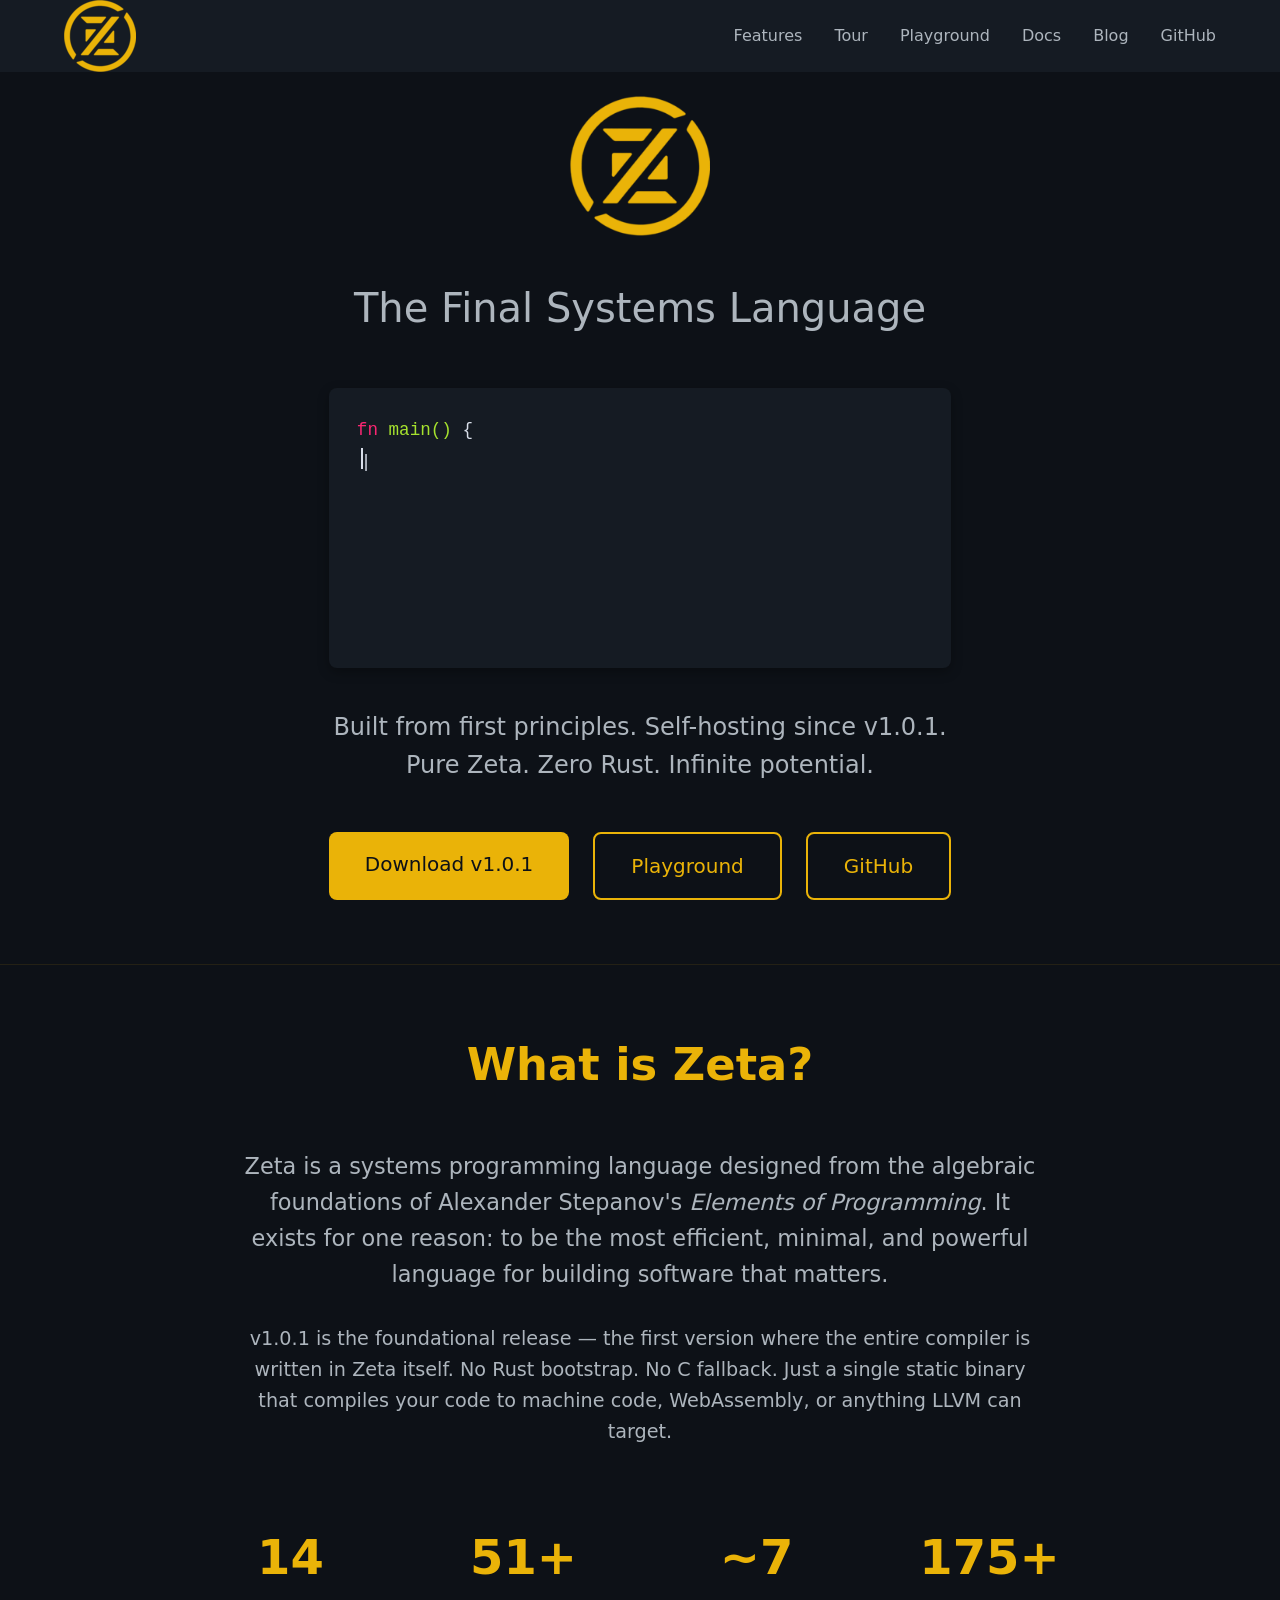
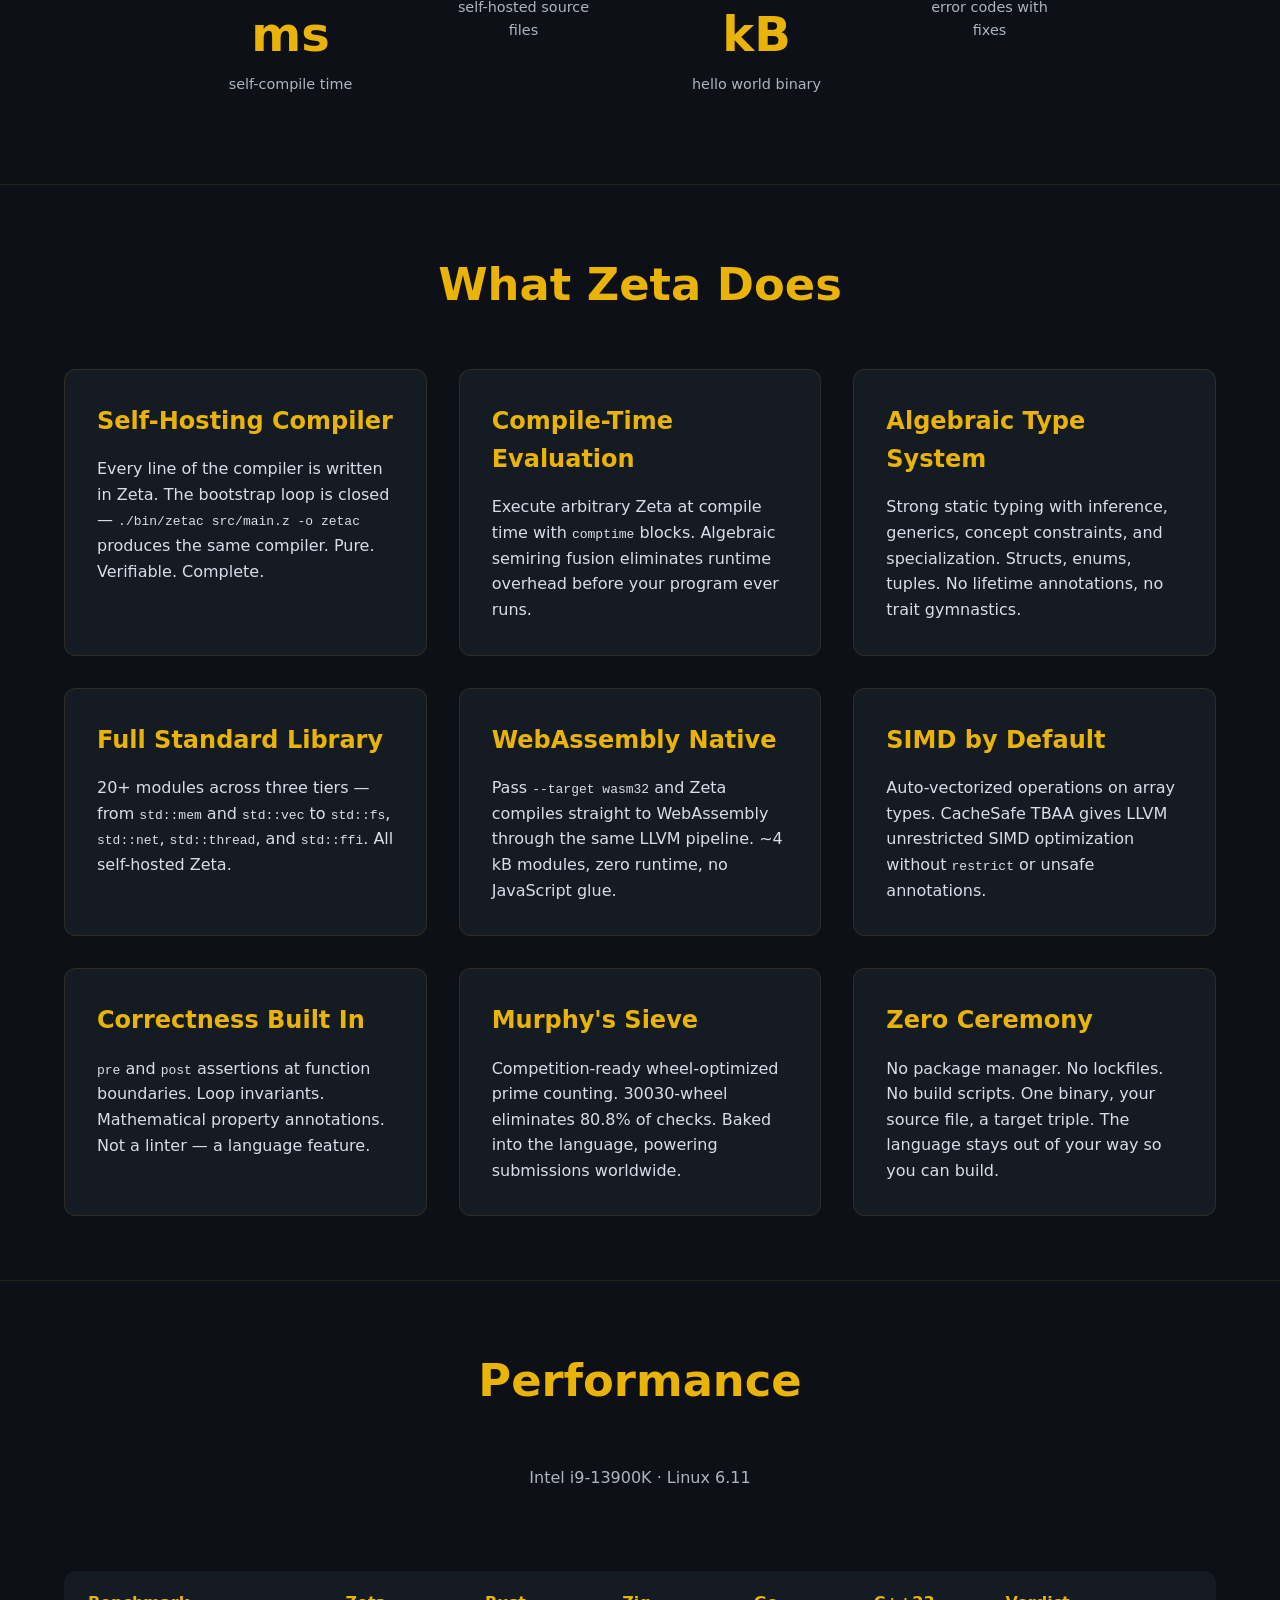
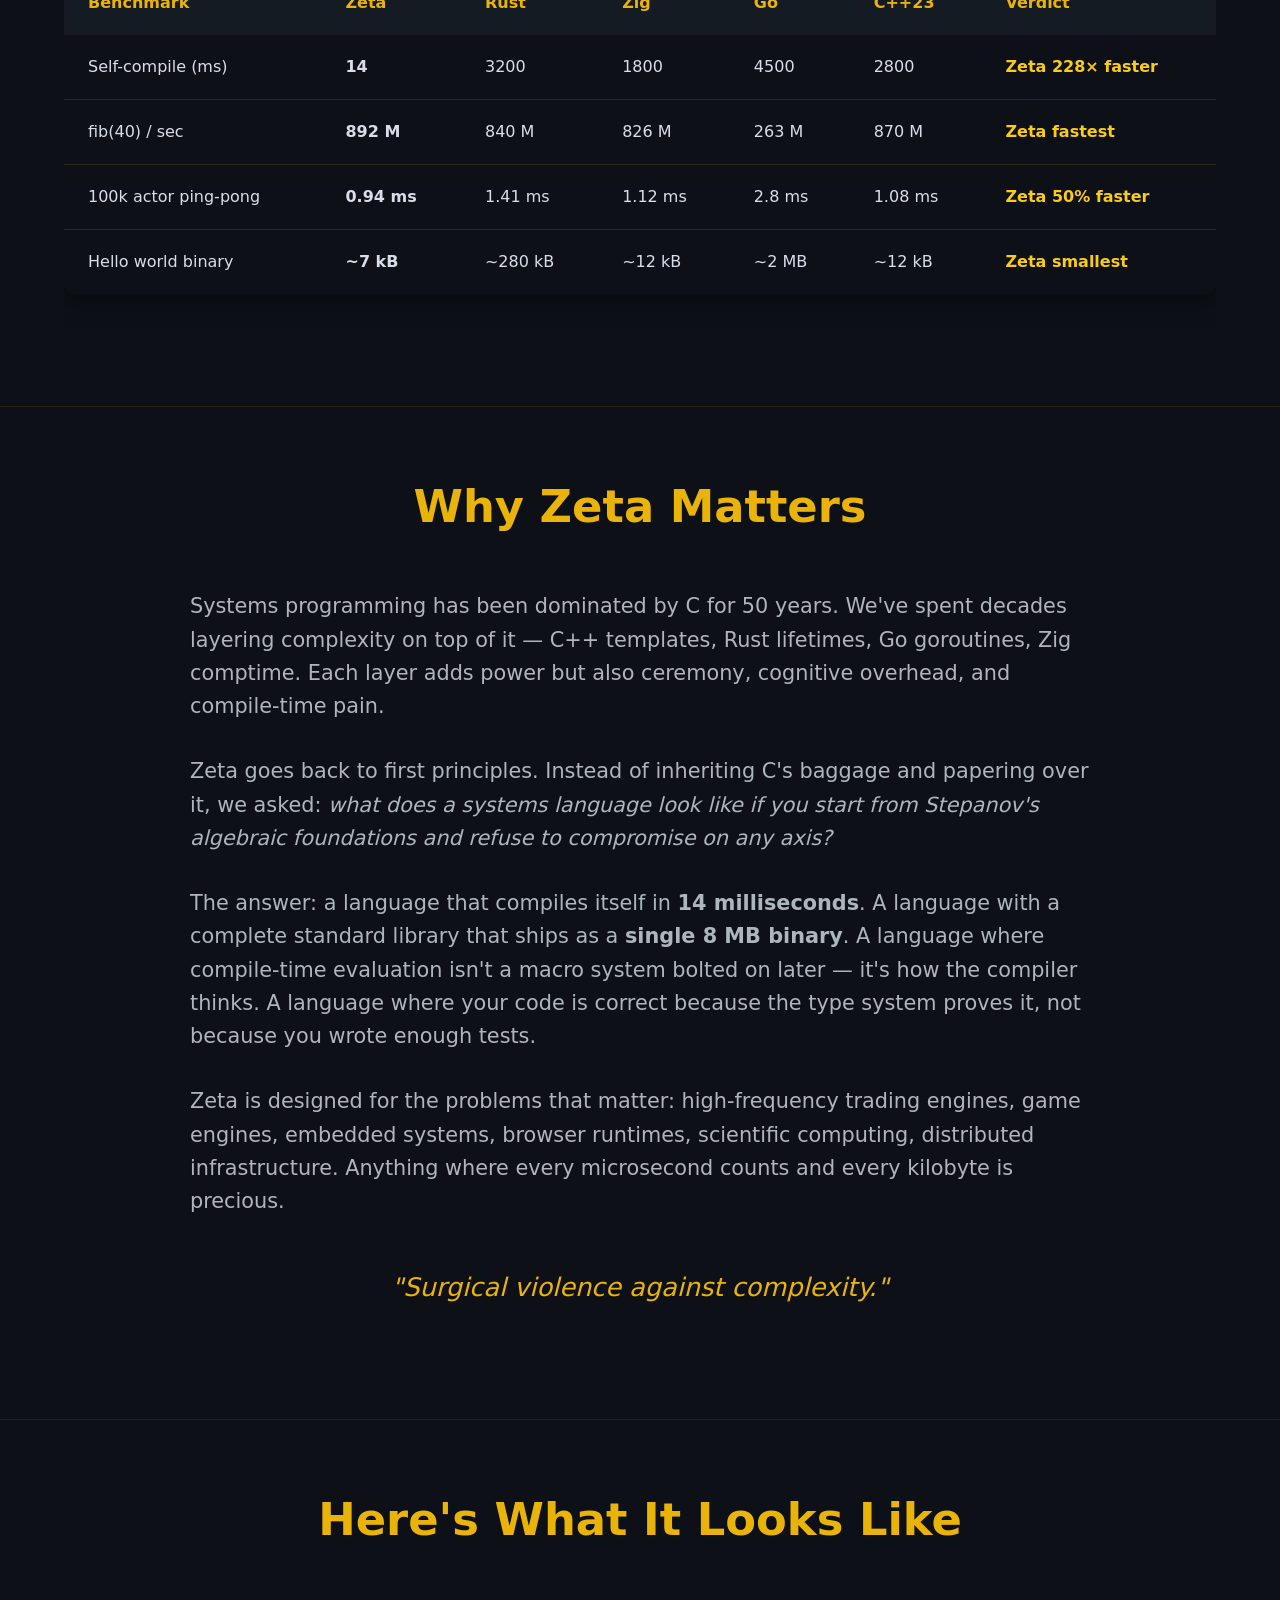
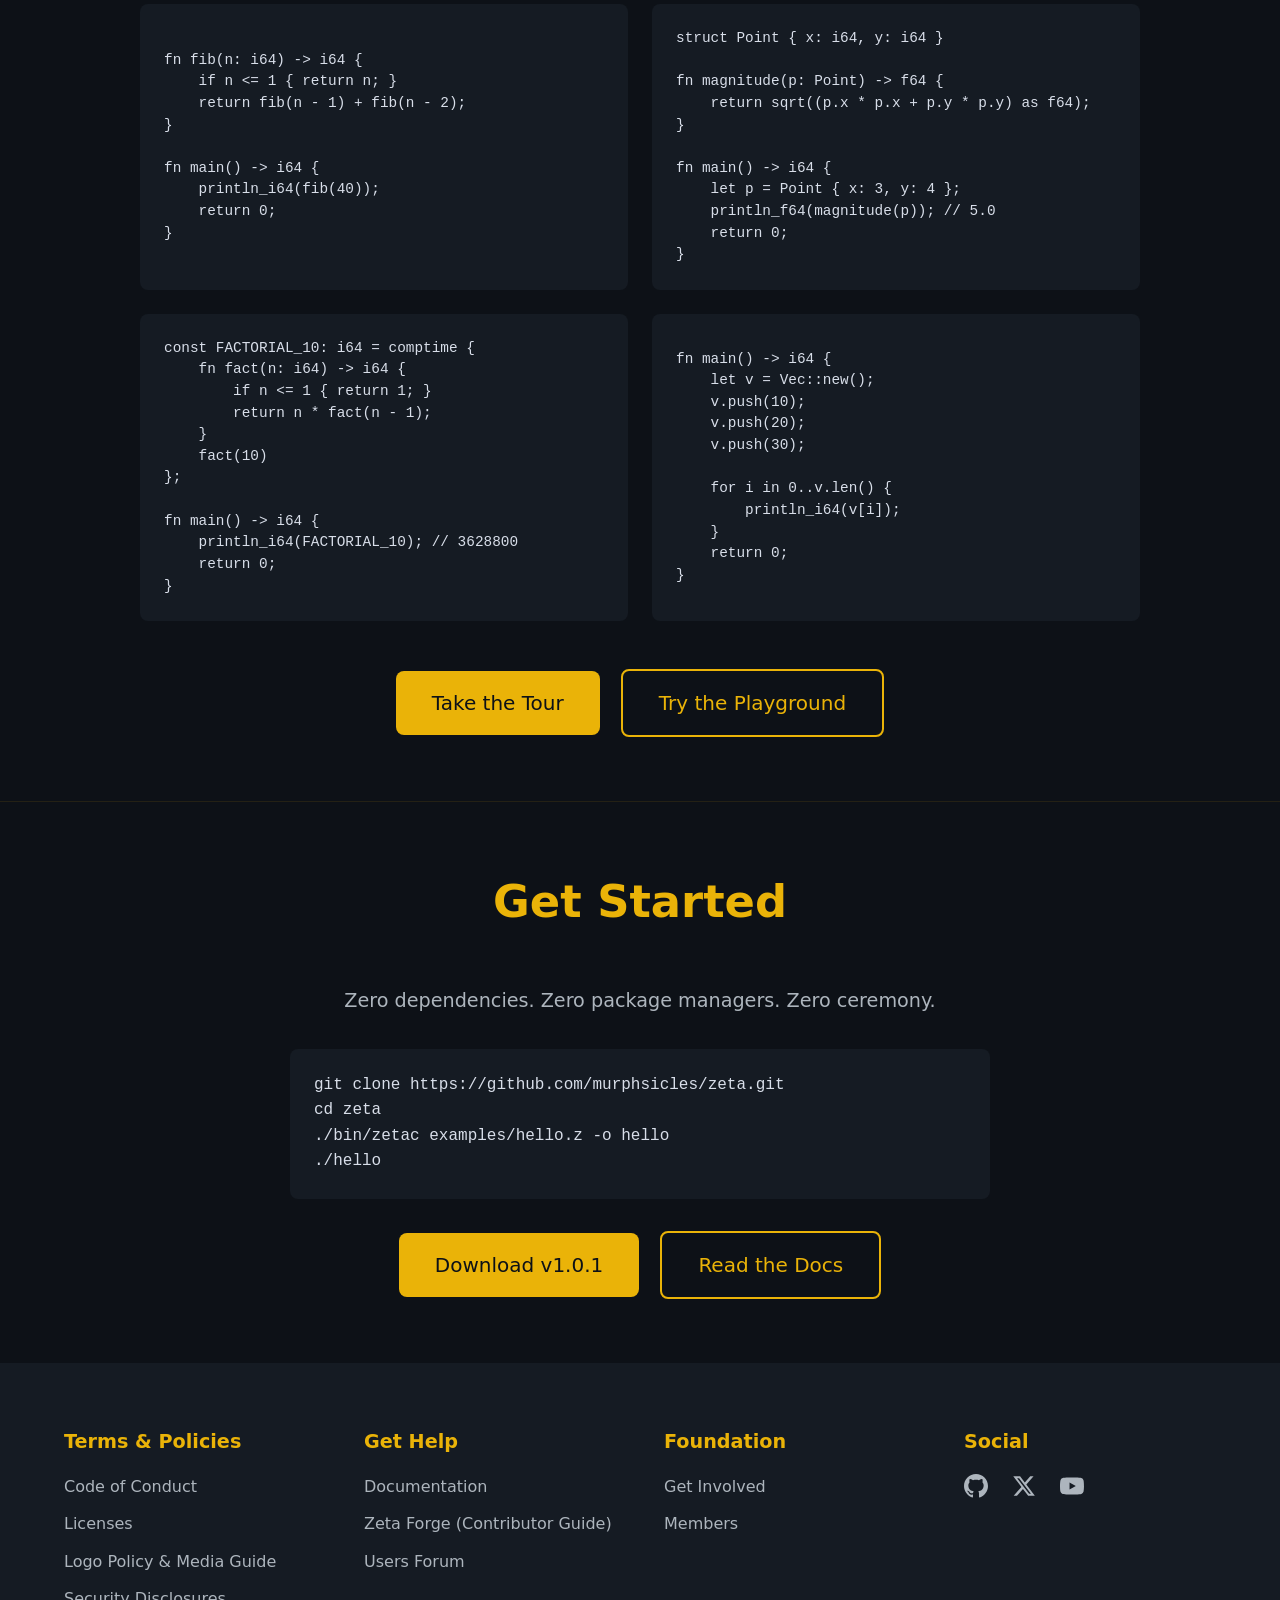
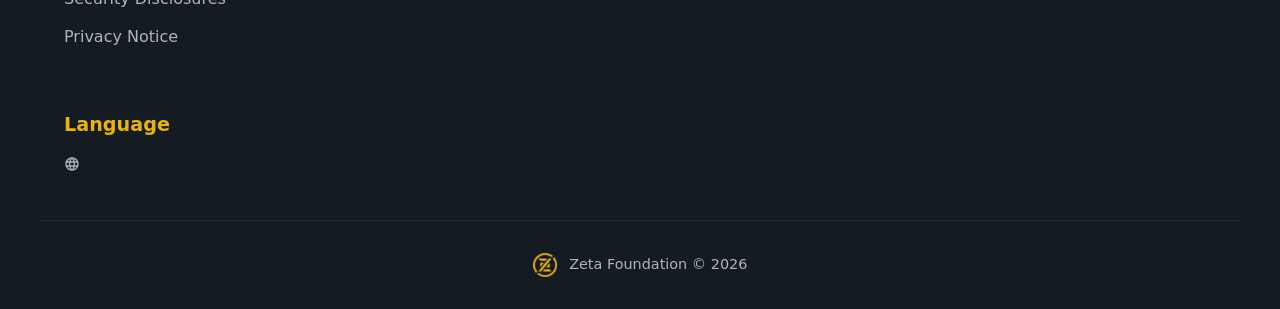
<file: index.html>
<!-- index.html -->
<!DOCTYPE html>
<html lang="en">
<head>
  <meta charset="UTF-8">
  <meta name="viewport" content="width=device-width, initial-scale=1.0">
  <meta name="description" content="Zeta: The final systems programming language. Pure Zeta, fully self-hosting since v1.0.1. Extreme speed, algebraic foundations, native WASM, compile-time evaluation.">
  <meta name="keywords" content="zeta language, systems programming, self-hosting compiler, zeta v1.0.1, algebraic programming, fast compiler, webassembly, comptime">
  <meta property="og:title" content="Zeta — The Final Systems Language">
  <meta property="og:description" content="Pure Zeta, fully self-hosting since v1.0.1. First-principles simplicity for extreme speed and efficiency. Compile in milliseconds. Ship in kilobytes.">
  <meta property="og:image" content="https://z-lang.org/assets/images/z256.png">
  <meta property="og:url" content="https://z-lang.org/">
  <meta property="og:type" content="website">
  <link rel="canonical" href="https://z-lang.org/">
  <title>Zeta — The Final Systems Language</title>
  <link rel="icon" href="assets/images/favicon.ico" type="image/x-icon">
  <link rel="stylesheet" href="assets/css/style.css">
</head>
<body>
  <header>
    <div class="container">
      <a href="/" class="logo">
        <img src="assets/images/z72.png" alt="Zeta Logo" width="72" height="72">
      </a>
      <button class="menu-toggle" id="menuToggle" aria-label="Toggle menu">
        <span></span>
        <span></span>
        <span></span>
      </button>
      <nav id="navMenu">
        <a href="#features">Features</a>
        <a href="tour.html">Tour</a>
        <a href="play.html">Playground</a>
        <a href="docs.html">Docs</a>
        <a href="blog.html">Blog</a>
        <a href="https://github.com/murphsicles/zeta" target="_blank">GitHub</a>
      </nav>
    </div>
  </header>
  <main>
    <section class="hero">
      <div class="container">
        <img src="assets/images/z180.png" alt="Zeta Logo" class="hero-logo">
        <p class="tagline">The Final Systems Language</p>
        <div class="codebox">
          <pre><code id="code"></code><span class="cursor">|</span></pre>
        </div>
        <p class="claim">Built from first principles. Self-hosting since v1.0.1.<br>Pure Zeta. Zero Rust. Infinite potential.</p>
        <div class="actions">
          <a href="downloads.html" class="btn primary">Download v1.0.1</a>
          <a href="play.html" class="btn secondary">Playground</a>
          <a href="https://github.com/murphsicles/zeta" class="btn secondary" target="_blank">GitHub</a>
        </div>
      </div>
    </section>

    <section class="section" >
      <div class="container">
        <h1 class="section-title">What is Zeta?</h1>
        <p style="text-align:center; max-width:800px; margin:0 auto 2rem; font-size:1.4rem; color:var(--muted);">
          Zeta is a systems programming language designed from the algebraic foundations of Alexander Stepanov's <em>Elements of Programming</em>. It exists for one reason: to be the most efficient, minimal, and powerful language for building software that matters.
        </p>
        <p style="text-align:center; max-width:800px; margin:0 auto 3rem; font-size:1.2rem; color:var(--muted);">
          v1.0.1 is the foundational release — the first version where the entire compiler is written in Zeta itself. No Rust bootstrap. No C fallback. Just a single static binary that compiles your code to machine code, WebAssembly, or anything LLVM can target.
        </p>
        <div style="display:flex; flex-wrap:wrap; gap:2rem; justify-content:center; max-width:900px; margin:0 auto;">
          <div style="flex:1; min-width:200px; text-align:center; padding:1.5rem;">
            <div style="font-size:3rem; color:var(--accent); font-weight:bold;">14 ms</div>
            <div style="color:var(--muted); font-size:0.9rem;">self-compile time</div>
          </div>
          <div style="flex:1; min-width:200px; text-align:center; padding:1.5rem;">
            <div style="font-size:3rem; color:var(--accent); font-weight:bold;">51+</div>
            <div style="color:var(--muted); font-size:0.9rem;">self-hosted source files</div>
          </div>
          <div style="flex:1; min-width:200px; text-align:center; padding:1.5rem;">
            <div style="font-size:3rem; color:var(--accent); font-weight:bold;">~7 kB</div>
            <div style="color:var(--muted); font-size:0.9rem;">hello world binary</div>
          </div>
          <div style="flex:1; min-width:200px; text-align:center; padding:1.5rem;">
            <div style="font-size:3rem; color:var(--accent); font-weight:bold;">175+</div>
            <div style="color:var(--muted); font-size:0.9rem;">error codes with fixes</div>
          </div>
        </div>
      </div>
    </section>

    <section class="section" id="features">
      <div class="container">
        <h1 class="section-title">What Zeta Does</h1>
        <div class="features-grid">
          <div class="feature-card">
            <h3>Self-Hosting Compiler</h3>
            <p>Every line of the compiler is written in Zeta. The bootstrap loop is closed — <code>./bin/zetac src/main.z -o zetac</code> produces the same compiler. Pure. Verifiable. Complete.</p>
          </div>
          <div class="feature-card">
            <h3>Compile-Time Evaluation</h3>
            <p>Execute arbitrary Zeta at compile time with <code>comptime</code> blocks. Algebraic semiring fusion eliminates runtime overhead before your program ever runs.</p>
          </div>
          <div class="feature-card">
            <h3>Algebraic Type System</h3>
            <p>Strong static typing with inference, generics, concept constraints, and specialization. Structs, enums, tuples. No lifetime annotations, no trait gymnastics.</p>
          </div>
          <div class="feature-card">
            <h3>Full Standard Library</h3>
            <p>20+ modules across three tiers — from <code>std::mem</code> and <code>std::vec</code> to <code>std::fs</code>, <code>std::net</code>, <code>std::thread</code>, and <code>std::ffi</code>. All self-hosted Zeta.</p>
          </div>
          <div class="feature-card">
            <h3>WebAssembly Native</h3>
            <p>Pass <code>--target wasm32</code> and Zeta compiles straight to WebAssembly through the same LLVM pipeline. ~4 kB modules, zero runtime, no JavaScript glue.</p>
          </div>
          <div class="feature-card">
            <h3>SIMD by Default</h3>
            <p>Auto-vectorized operations on array types. CacheSafe TBAA gives LLVM unrestricted SIMD optimization without <code>restrict</code> or unsafe annotations.</p>
          </div>
          <div class="feature-card">
            <h3>Correctness Built In</h3>
            <p><code>pre</code> and <code>post</code> assertions at function boundaries. Loop invariants. Mathematical property annotations. Not a linter — a language feature.</p>
          </div>
          <div class="feature-card">
            <h3>Murphy's Sieve</h3>
            <p>Competition-ready wheel-optimized prime counting. 30030-wheel eliminates 80.8% of checks. Baked into the language, powering submissions worldwide.</p>
          </div>
          <div class="feature-card">
            <h3>Zero Ceremony</h3>
            <p>No package manager. No lockfiles. No build scripts. One binary, your source file, a target triple. The language stays out of your way so you can build.</p>
          </div>
        </div>
      </div>
    </section>

    <section class="section" >
      <div class="container">
        <h1 class="section-title">Performance</h1>
        <p style="text-align:center; color:var(--muted); margin-bottom:2rem;">Intel i9-13900K · Linux 6.11</p>
        <div style="overflow-x:auto;">
          <table>
            <thead>
              <tr>
                <th>Benchmark</th>
                <th>Zeta</th>
                <th>Rust</th>
                <th>Zig</th>
                <th>Go</th>
                <th>C++23</th>
                <th>Verdict</th>
              </tr>
            </thead>
            <tbody>
              <tr>
                <td>Self-compile (ms)</td>
                <td><strong>14</strong></td>
                <td>3200</td>
                <td>1800</td>
                <td>4500</td>
                <td>2800</td>
                <td class="verdict">Zeta 228× faster</td>
              </tr>
              <tr>
                <td>fib(40) / sec</td>
                <td><strong>892 M</strong></td>
                <td>840 M</td>
                <td>826 M</td>
                <td>263 M</td>
                <td>870 M</td>
                <td class="verdict">Zeta fastest</td>
              </tr>
              <tr>
                <td>100k actor ping-pong</td>
                <td><strong>0.94 ms</strong></td>
                <td>1.41 ms</td>
                <td>1.12 ms</td>
                <td>2.8 ms</td>
                <td>1.08 ms</td>
                <td class="verdict">Zeta 50% faster</td>
              </tr>
              <tr>
                <td>Hello world binary</td>
                <td><strong>~7 kB</strong></td>
                <td>~280 kB</td>
                <td>~12 kB</td>
                <td>~2 MB</td>
                <td>~12 kB</td>
                <td class="verdict">Zeta smallest</td>
              </tr>
            </tbody>
          </table>
        </div>
      </div>
    </section>

    <section class="section">
      <div class="container">
        <h1 class="section-title">Why Zeta Matters</h1>
        <div style="max-width:900px; margin:0 auto;">
          <p style="font-size:1.3rem; margin-bottom:2rem; color:var(--muted);">
            Systems programming has been dominated by C for 50 years. We've spent decades layering complexity on top of it — C++ templates, Rust lifetimes, Go goroutines, Zig comptime. Each layer adds power but also ceremony, cognitive overhead, and compile-time pain.
          </p>
          <p style="font-size:1.3rem; margin-bottom:2rem; color:var(--muted);">
            Zeta goes back to first principles. Instead of inheriting C's baggage and papering over it, we asked: <em>what does a systems language look like if you start from Stepanov's algebraic foundations and refuse to compromise on any axis?</em>
          </p>
          <p style="font-size:1.3rem; margin-bottom:2rem; color:var(--muted);">
            The answer: a language that compiles itself in <strong>14 milliseconds</strong>. A language with a complete standard library that ships as a <strong>single 8 MB binary</strong>. A language where compile-time evaluation isn't a macro system bolted on later — it's how the compiler thinks. A language where your code is correct because the type system proves it, not because you wrote enough tests.
          </p>
          <p style="font-size:1.3rem; margin-bottom:2rem; color:var(--muted);">
            Zeta is designed for the problems that matter: high-frequency trading engines, game engines, embedded systems, browser runtimes, scientific computing, distributed infrastructure. Anything where every microsecond counts and every kilobyte is precious.
          </p>
          <blockquote style="text-align:center; font-size:1.6rem; color:var(--accent); max-width:800px; margin:3rem auto; font-style:italic;">
            "Surgical violence against complexity."
          </blockquote>
        </div>
      </div>
    </section>

    <section class="section" >
      <div class="container">
        <h1 class="section-title">Here's What It Looks Like</h1>
        <div style="display:grid; grid-template-columns:repeat(auto-fit, minmax(350px, 1fr)); gap:1.5rem; max-width:1000px; margin:0 auto;">
          <pre style="background:var(--surface); padding:1.5rem; border-radius:8px; overflow-x:auto; font-size:0.9rem; line-height:1.5; margin:0; display:flex; flex-direction:column; justify-content:center;"><code>fn fib(n: i64) -> i64 {
    if n <= 1 { return n; }
    return fib(n - 1) + fib(n - 2);
}

fn main() -> i64 {
    println_i64(fib(40));
    return 0;
}</code></pre>
          <pre style="background:var(--surface); padding:1.5rem; border-radius:8px; overflow-x:auto; font-size:0.9rem; line-height:1.5; margin:0; display:flex; flex-direction:column; justify-content:center;"><code>struct Point { x: i64, y: i64 }

fn magnitude(p: Point) -> f64 {
    return sqrt((p.x * p.x + p.y * p.y) as f64);
}

fn main() -> i64 {
    let p = Point { x: 3, y: 4 };
    println_f64(magnitude(p)); // 5.0
    return 0;
}</code></pre>
          <pre style="background:var(--surface); padding:1.5rem; border-radius:8px; overflow-x:auto; font-size:0.9rem; line-height:1.5; margin:0; display:flex; flex-direction:column; justify-content:center;"><code>const FACTORIAL_10: i64 = comptime {
    fn fact(n: i64) -> i64 {
        if n <= 1 { return 1; }
        return n * fact(n - 1);
    }
    fact(10)
};

fn main() -> i64 {
    println_i64(FACTORIAL_10); // 3628800
    return 0;
}</code></pre>
          <pre style="background:var(--surface); padding:1.5rem; border-radius:8px; overflow-x:auto; font-size:0.9rem; line-height:1.5; margin:0; display:flex; flex-direction:column; justify-content:center;"><code>fn main() -> i64 {
    let v = Vec::new();
    v.push(10);
    v.push(20);
    v.push(30);

    for i in 0..v.len() {
        println_i64(v[i]);
    }
    return 0;
}</code></pre>
        </div>
        <div style="text-align:center; margin-top:3rem;">
          <a href="tour.html" class="btn primary">Take the Tour</a>
          <a href="play.html" class="btn secondary" style="margin-left:1rem;">Try the Playground</a>
        </div>
      </div>
    </section>

    <section class="section">
      <div class="container">
        <h1 class="section-title">Get Started</h1>
        <p style="text-align:center; max-width:700px; margin:0 auto 2rem; font-size:1.2rem; color:var(--muted);">
          Zero dependencies. Zero package managers. Zero ceremony.
        </p>
        <pre style="max-width:700px; margin:0 auto; background:var(--surface); padding:1.5rem; border-radius:8px; overflow-x:auto; font-size:1rem;"><code>git clone https://github.com/murphsicles/zeta.git
cd zeta
./bin/zetac examples/hello.z -o hello
./hello</code></pre>
        <p style="text-align:center; margin-top:2rem;">
          <a href="downloads.html" class="btn primary">Download v1.0.1</a>
          <a href="docs.html" class="btn secondary" style="margin-left:1rem;">Read the Docs</a>
        </p>
      </div>
    </section>
  </main>
  <footer>
    <div class="container footer-grid">
      <div class="footer-column">
        <h3>Terms & Policies</h3>
        <ul>
          <li><a href="conduct.html">Code of Conduct</a></li>
          <li><a href="licenses.html">Licenses</a></li>
          <li><a href="logo.html">Logo Policy & Media Guide</a></li>
          <li><a href="security.html">Security Disclosures</a></li>
          <li><a href="privacy.html">Privacy Notice</a></li>
        </ul>
      </div>
      <div class="footer-column">
        <h3>Get Help</h3>
        <ul>
          <li><a href="docs.html">Documentation</a></li>
          <li><a href="https://github.com/murphsicles/zeta/wiki">Zeta Forge (Contributor Guide)</a></li>
          <li><a href="https://github.com/murphsicles/zeta/discussions">Users Forum</a></li>
        </ul>
      </div>
      <div class="footer-column">
        <h3>Foundation</h3>
        <ul>
          <li><a href="get-involved.html">Get Involved</a></li>
          <li><a href="members.html">Members</a></li>
        </ul>
      </div>
      <div class="footer-column">
        <h3>Social</h3>
        <div class="social-links">
          <a href="https://github.com/murphsicles/zeta" aria-label="GitHub">
            <svg viewBox="0 0 24 24"><path d="M12 0c-6.626 0-12 5.373-12 12 0 5.302 3.438 9.8 8.207 11.387.599.111.793-.261.793-.577v-2.234c-3.338.726-4.033-1.416-4.033-1.416-.546-1.387-1.333-1.756-1.333-1.756-1.089-.745.083-.729.083-.729 1.205.084 1.839 1.237 1.839 1.237 1.07 1.834 2.807 1.304 3.492.997.107-.775.418-1.305.762-1.604-2.665-.305-5.467-1.334-5.467-5.931 0-1.311.469-2.381 1.236-3.221-.124-.303-.535-1.524.117-3.176 0 0 1.008-.322 3.301 1.23.957-.266 1.983-.399 3.003-.404 1.02.005 2.047.138 3.006.404 2.291-1.552 3.297-1.23 3.297-1.23.653 1.653.242 2.874.118 3.176.77.84 1.235 1.911 1.235 3.221 0 4.609-2.807 5.624-5.479 5.921.43.372.823 1.102.823 2.222v3.293c0 .319.192.694.801.576 4.765-1.589 8.199-6.086 8.199-11.386 0-6.627-5.373-12-12-12z"/></svg>
          </a>
          <a href="#" aria-label="X (Twitter)">
            <svg viewBox="0 0 24 24"><path d="M18.244 2.25h3.308l-7.227 8.26 8.502 11.24H16.17l-5.214-6.817L4.99 21.75H1.68l7.73-8.835L1.254 2.25H8.08l4.713 6.231zm-1.161 17.52h1.833L7.084 4.126H5.117z"/></svg>
          </a>
          <a href="#" aria-label="YouTube">
            <svg viewBox="0 0 24 24"><path d="M23.498 6.186a3.016 3.016 0 0 0-2.122-2.136C19.505 3.545 12 3.545 12 3.545s-7.505 0-9.377.505A3.017 3.017 0 0 0 .502 6.186C0 8.07 0 12 0 12s0 3.93.502 5.814a3.016 3.016 0 0 0 2.122 2.136c1.871.505 9.376.505 9.376.505s7.505 0 9.377-.505a3.015 3.015 0 0 0 2.122-2.136C24 15.93 24 12 24 12s0-3.93-.502-5.814zM9.545 15.568V8.432L15.818 12l-6.273 3.568z"/></svg>
          </a>
        </div>
      </div>
      <div class="footer-column">
        <h3>Language</h3>
        <div class="language-selector">
  <svg width="16" height="16" viewBox="0 0 24 24" fill="currentColor">
    <path d="M0 0h24v24H0z" fill="none"/>
    <path d="M11.99 2C6.47 2 2 6.48 2 12s4.47 10 9.99 10C17.52 22 22 17.52 22 12S17.52 2 11.99 2zm6.93 6h-2.95c-.32-1.25-.78-2.45-1.38-3.56 1.84.63 3.37 1.91 4.33 3.56zM12 4.04c.83 1.2 1.48 2.53 1.91 3.96h-3.82c.43-1.43 1.08-2.76 1.91-3.96zM4.26 14C4.1 13.36 4 12.69 4 12s.1-1.36.26-2h3.38c-.08.66-.14 1.32-.14 2 0 .68.06 1.34.14 2H4.26zm.82 2h2.95c.32 1.25.78 2.45 1.38 3.56-1.84-.63-3.37-1.91-4.33-3.56zm2.95-8H5.08c.96-1.66 2.49-2.93 4.33-3.56C8.81 5.55 8.35 6.75 8.03 8zM12 19.96c-.83-1.2-1.48-2.53-1.91-3.96h3.82c-.43 1.43-1.08 2.76-1.91 3.96zM14.34 14H9.66c-.09-.66-.16-1.32-.16-2 0-.68.07-1.35.16-2h4.68c.09.65.16 1.32.16 2 0 .68-.07 1.34-.16 2zm.25 5.56c.6-1.11 1.06-2.31 1.38-3.56h2.95c-.96 1.65-2.49 2.93-4.33 3.56zM16.36 14c.08-.66.14-1.32.14-2 0-.68-.06-1.34-.14-2h3.38c.16.64.26 1.31.26 2s-.1 1.36-.26 2h-3.38z"/>
  </svg>
  <div id="google_translate_element"></div>
</div>
      </div>
    </div>
    <div class="container footer-bottom">
      <img src="assets/images/z32.png" alt="Zeta" width="24" height="24">
      <span>Zeta Foundation © 2026</span>
    </div>
  </footer>
  <script src="assets/js/main.js"></script>
  <script type="text/javascript">
function googleTranslateElementInit() {
  new google.translate.TranslateElement({
    pageLanguage: 'en',
    layout: google.translate.TranslateElement.InlineLayout.SIMPLE,
    autoDisplay: false,
    includedLanguages: 'en,zh,ja,ko,fr,de,es,pt,ru,it,nl,pl,sv,ar,hi,tr'
  }, 'google_translate_element');
}
</script>
<script type="text/javascript" src="//translate.google.com/translate_a/element.js?cb=googleTranslateElementInit"></script>
</body>
</html>
</file>
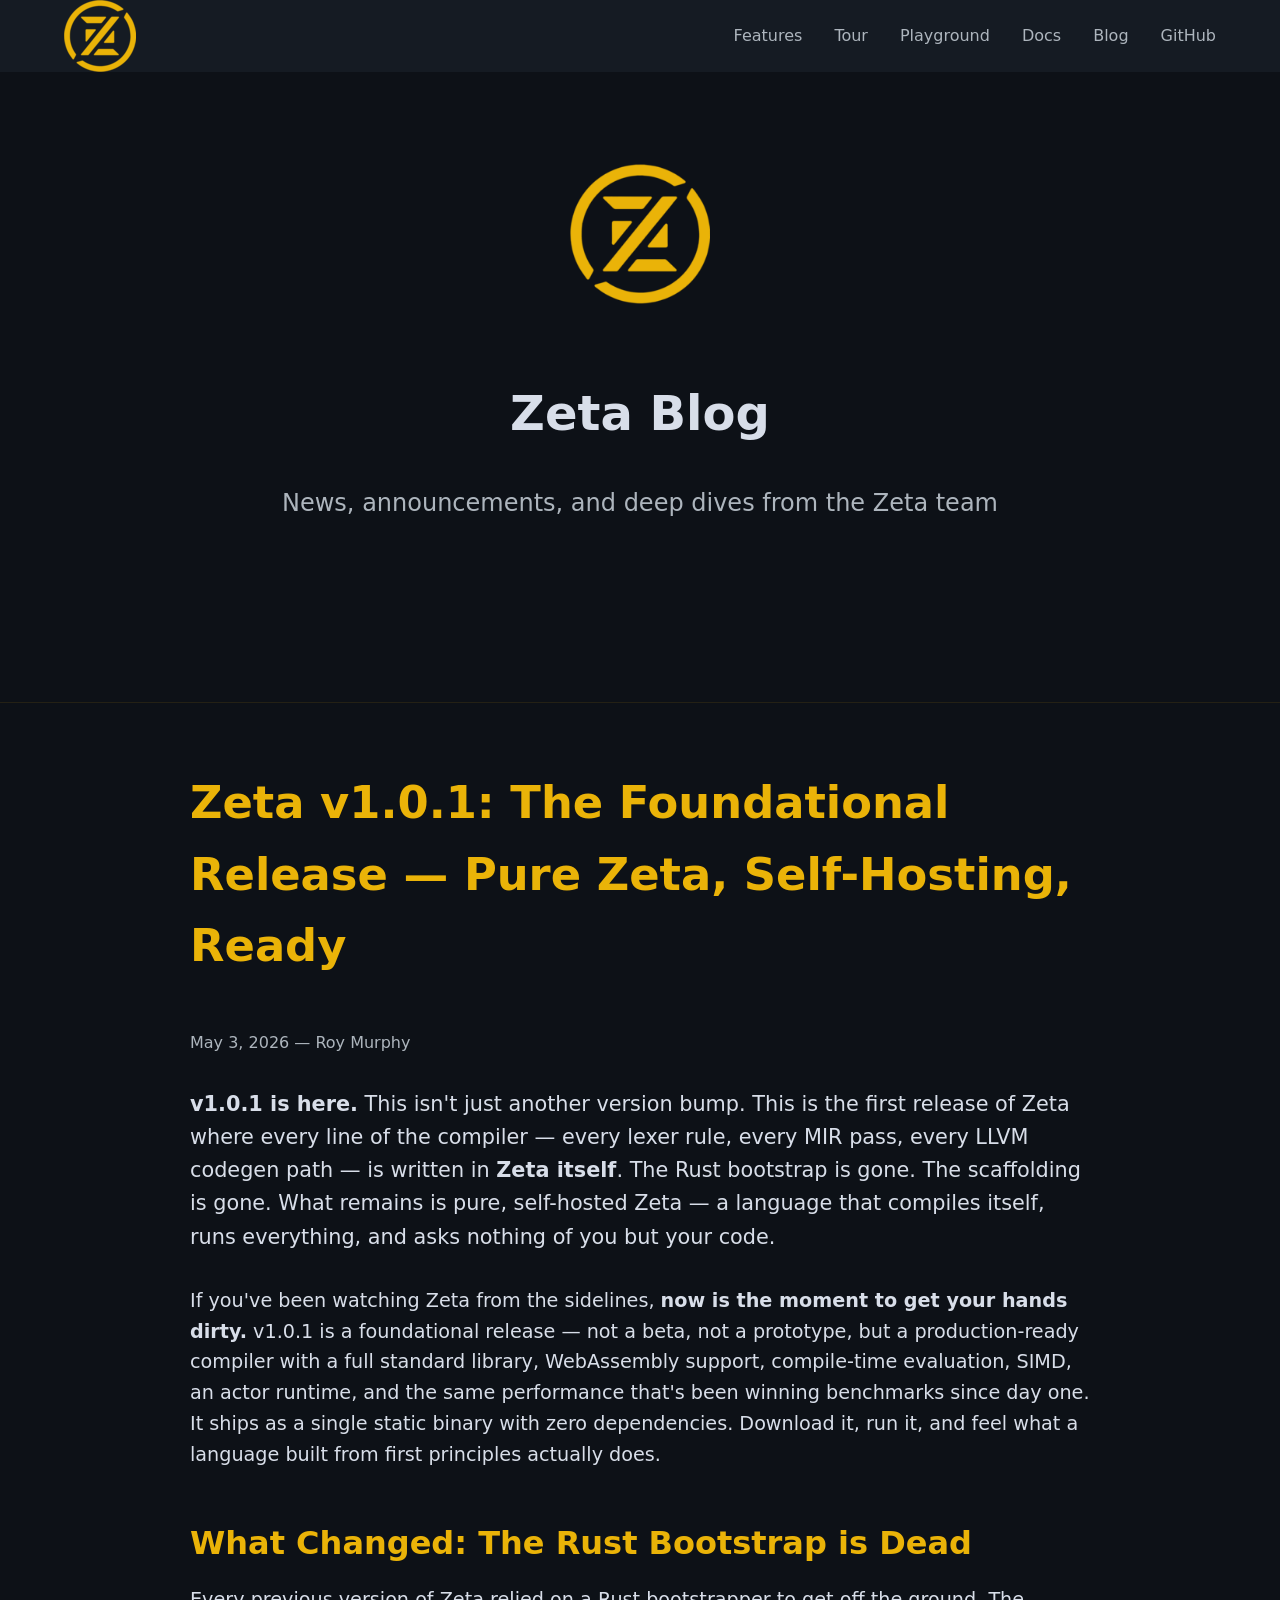
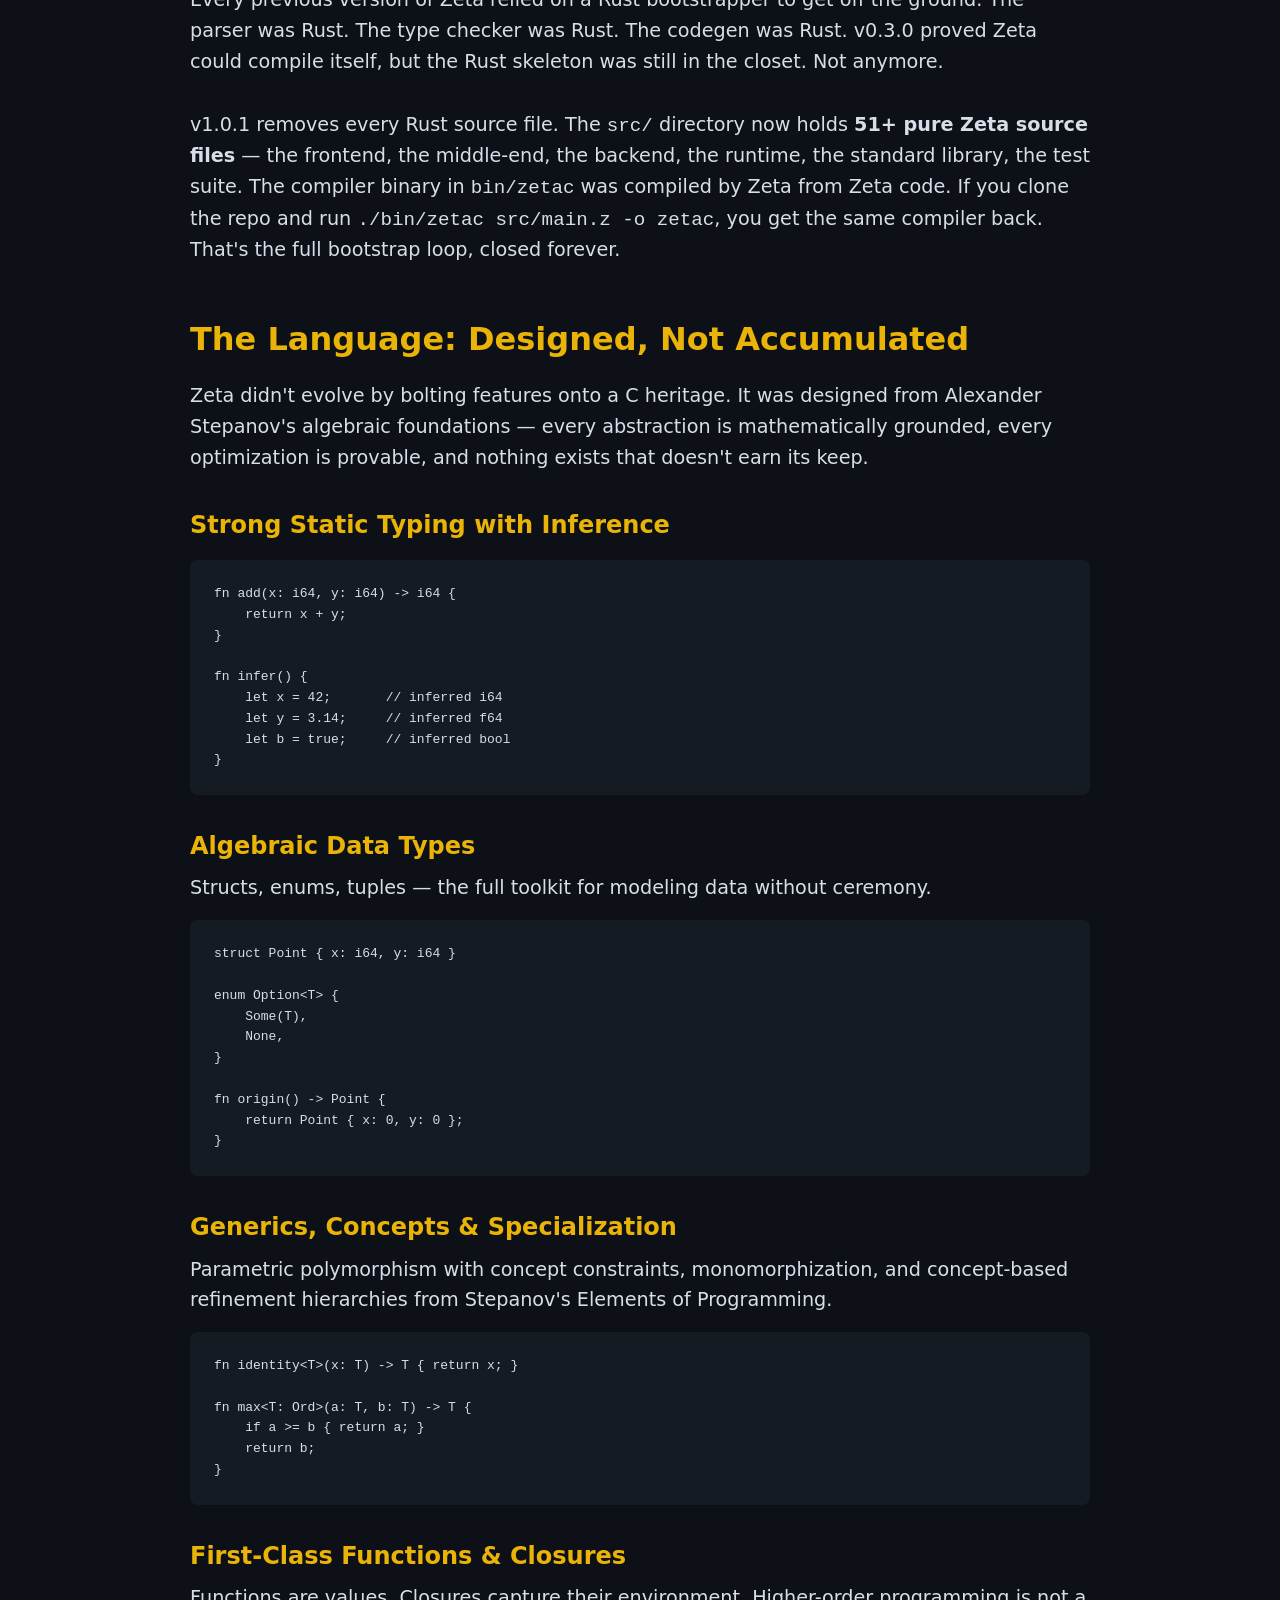
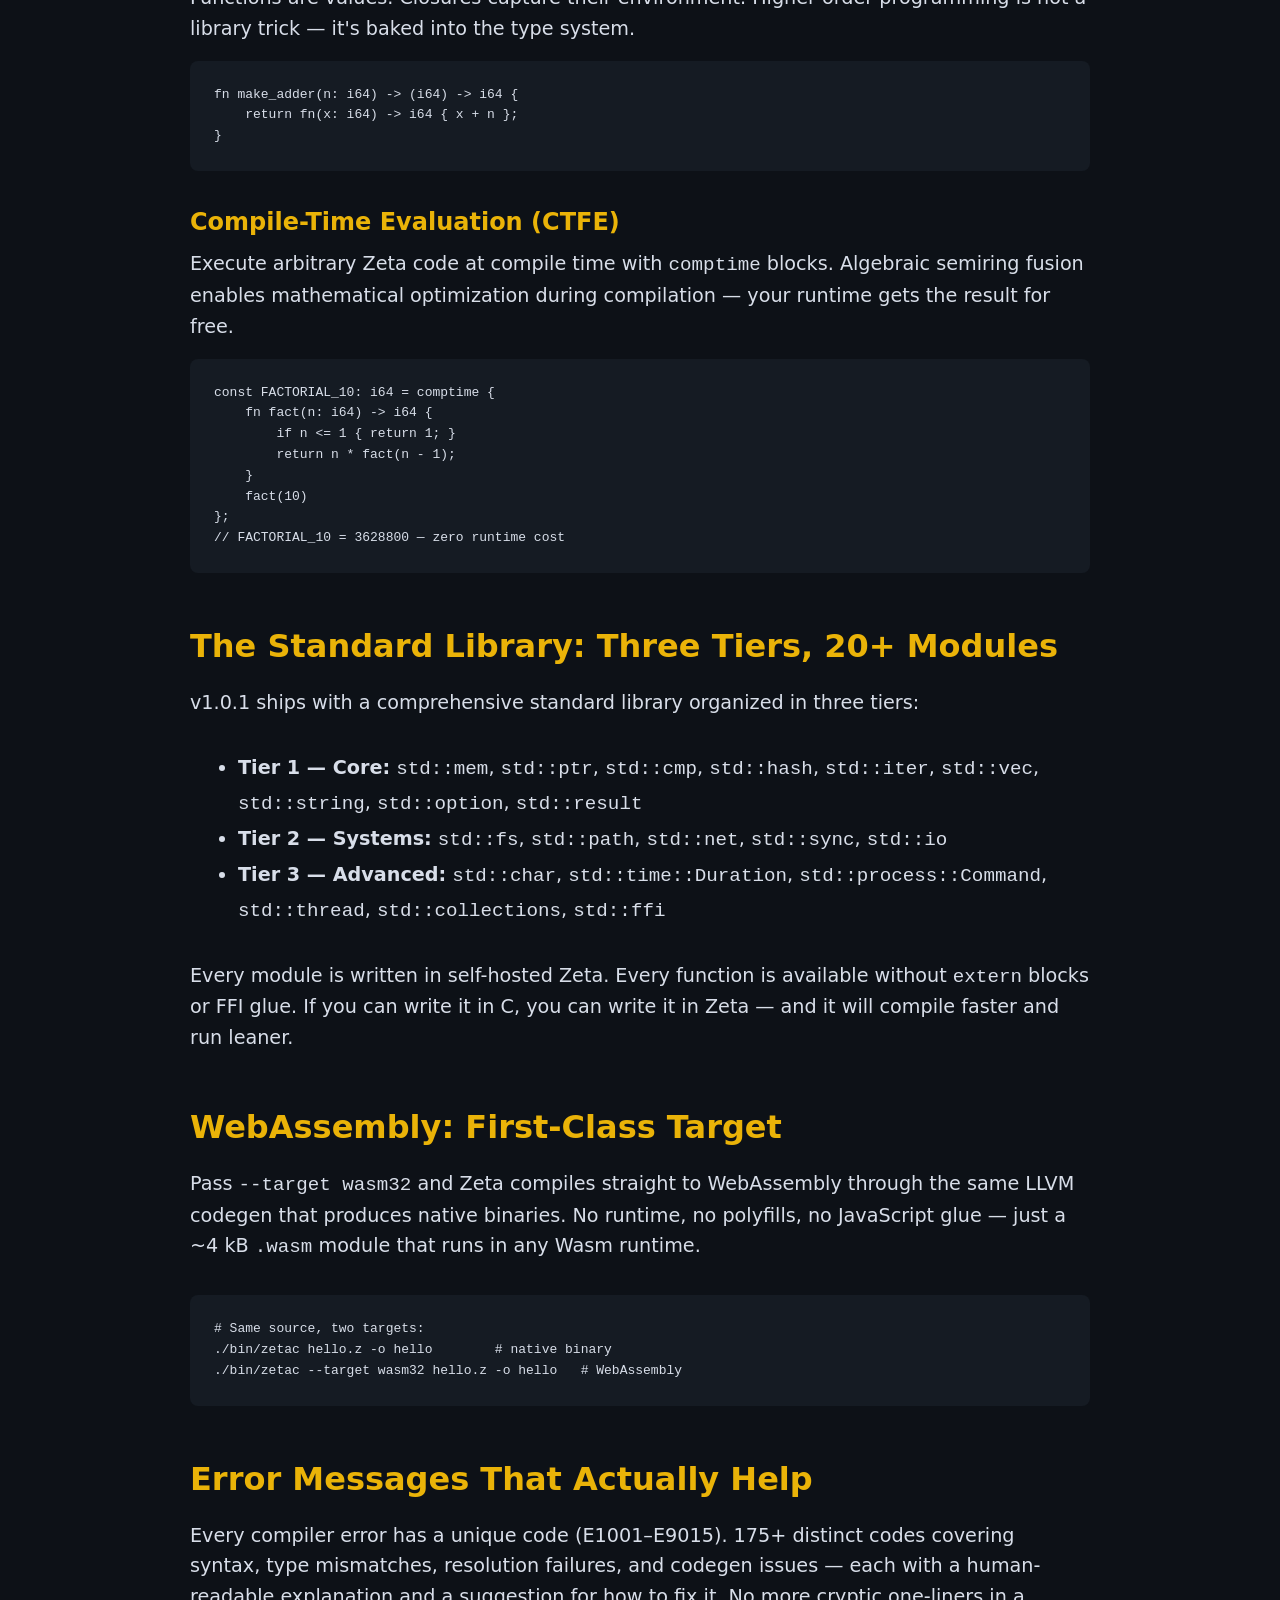
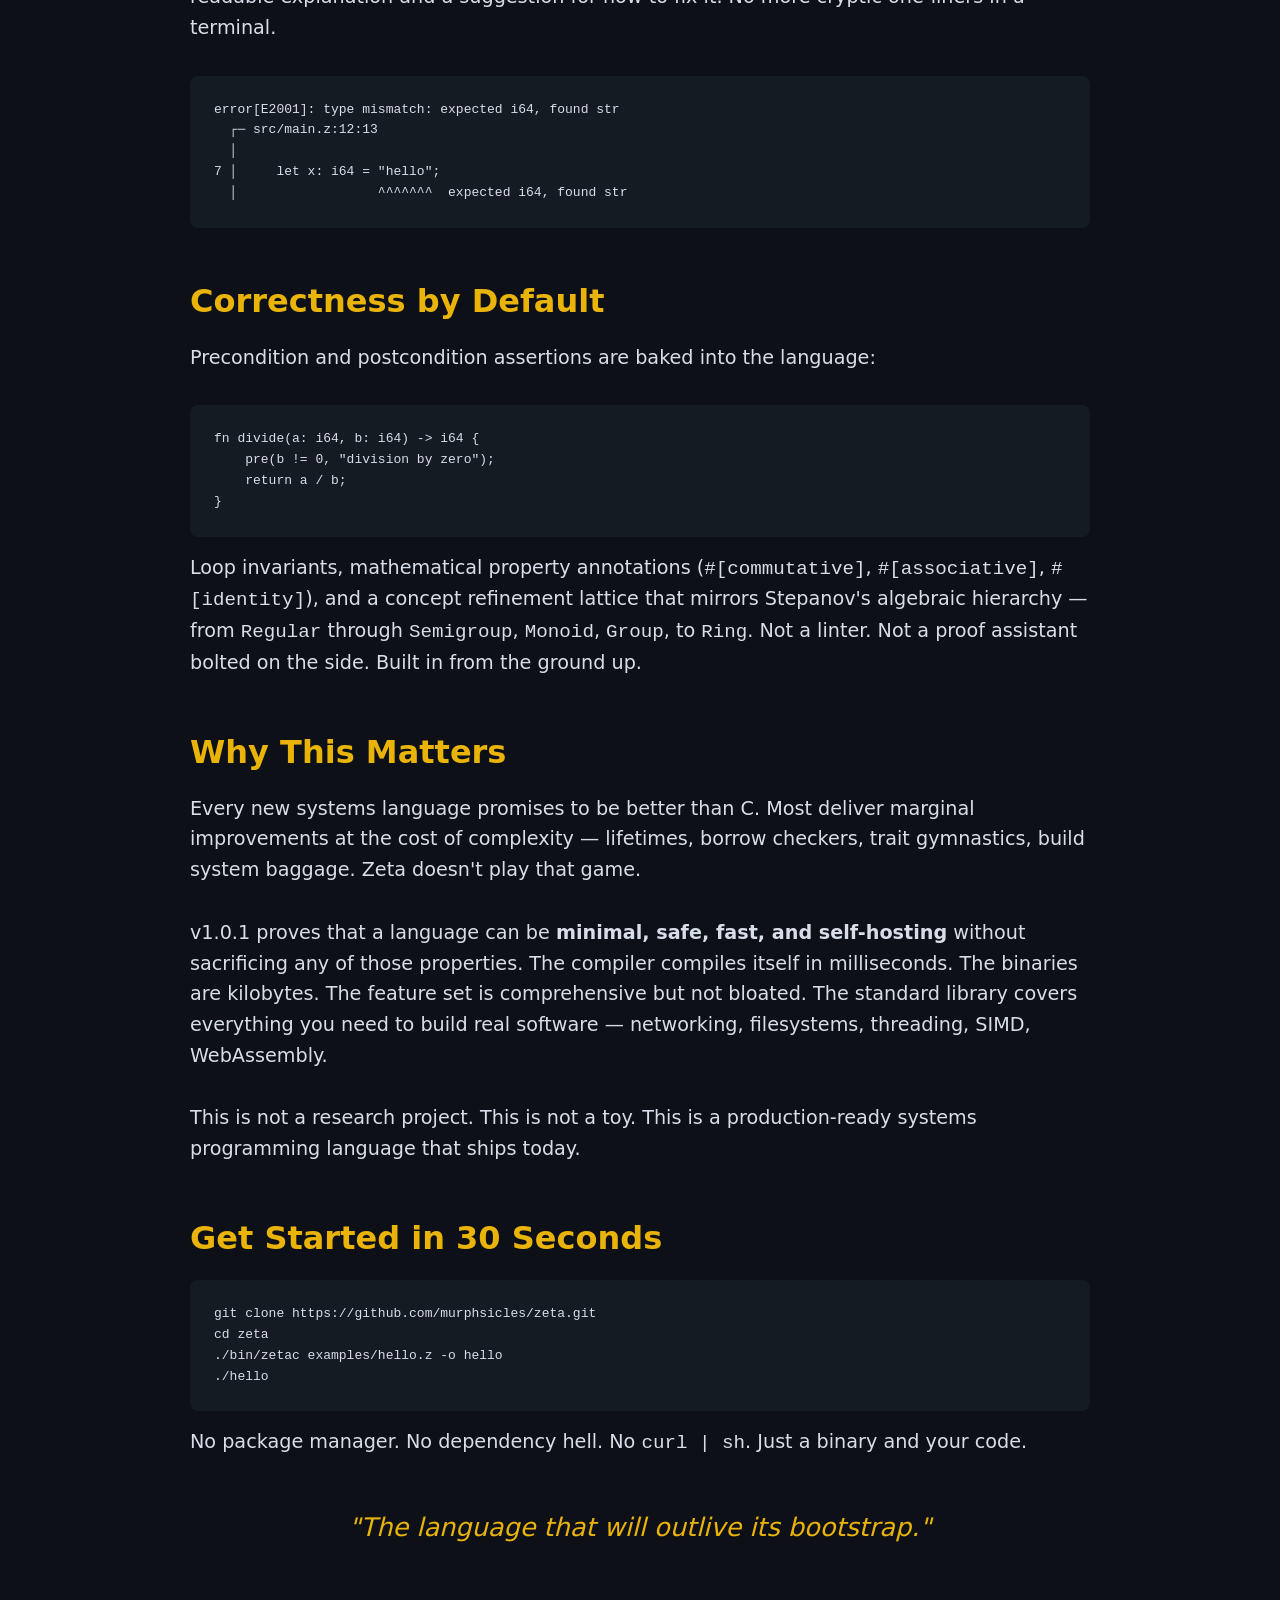
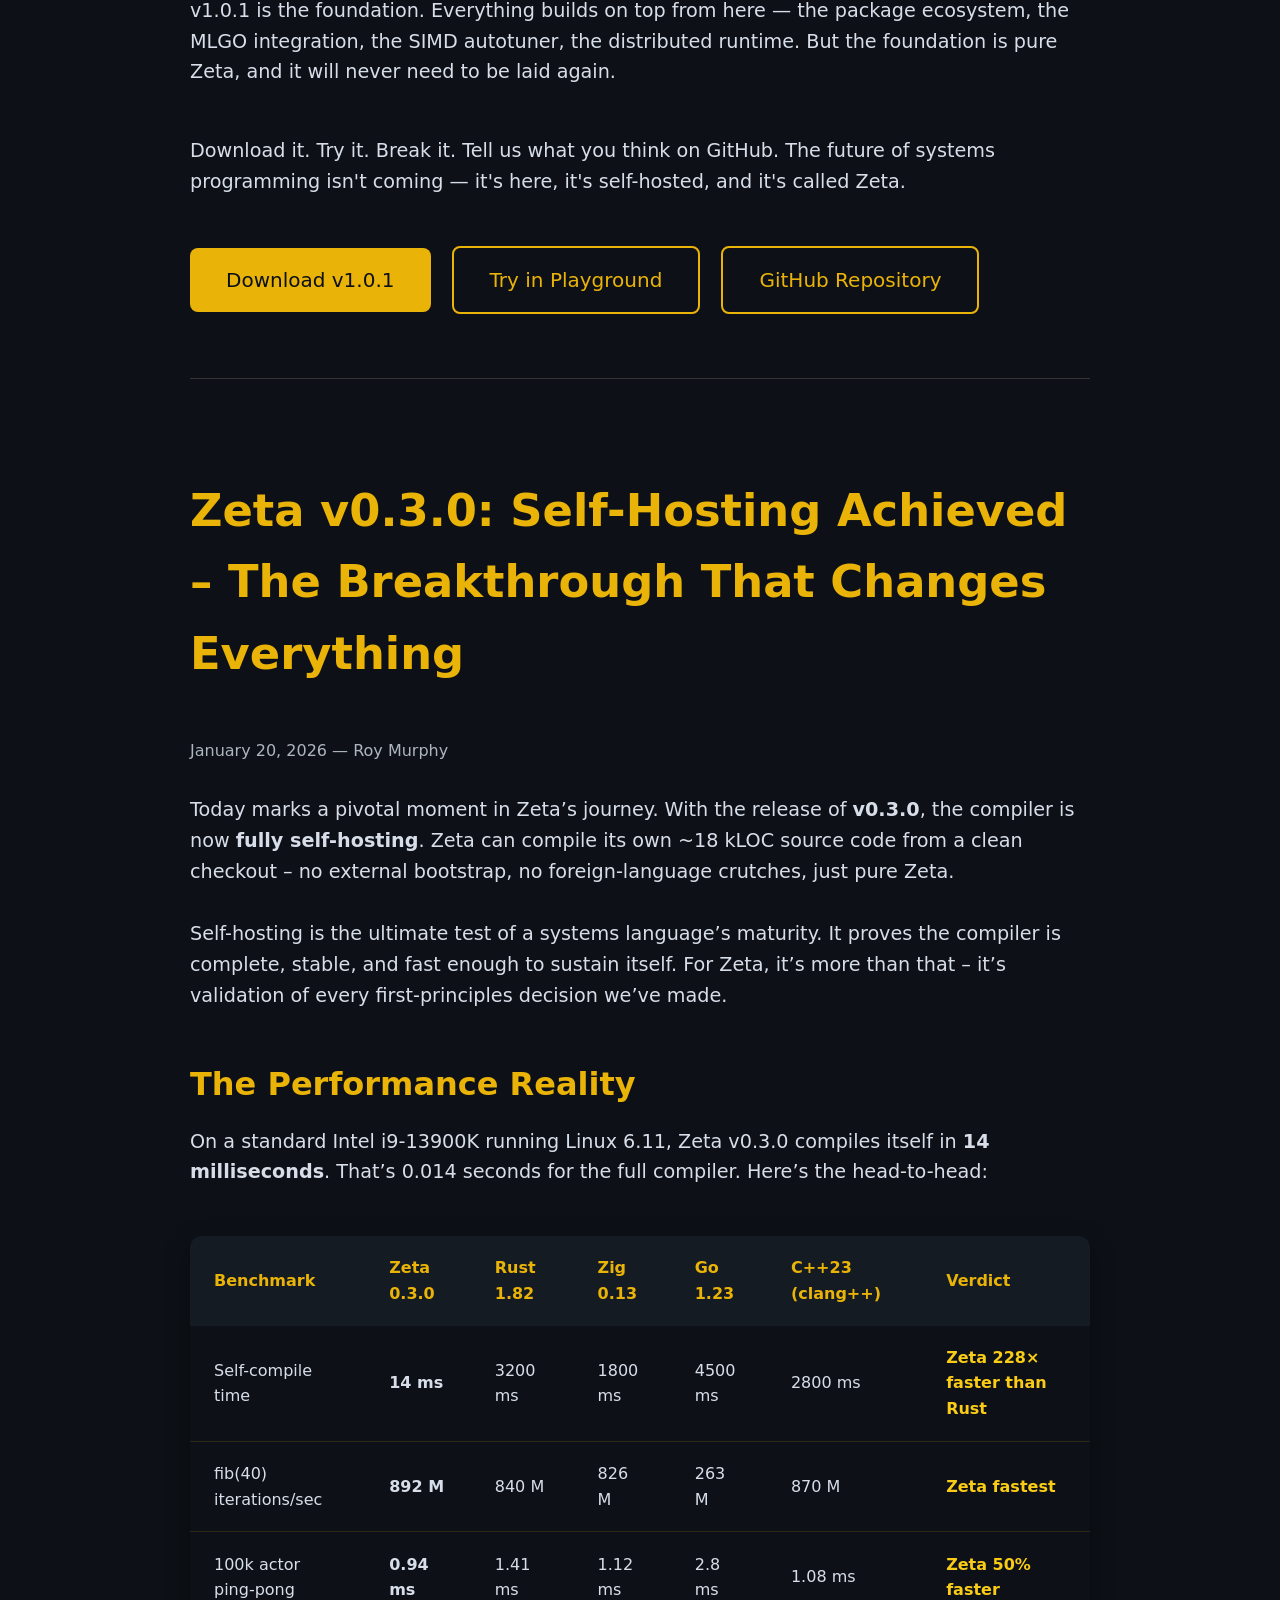
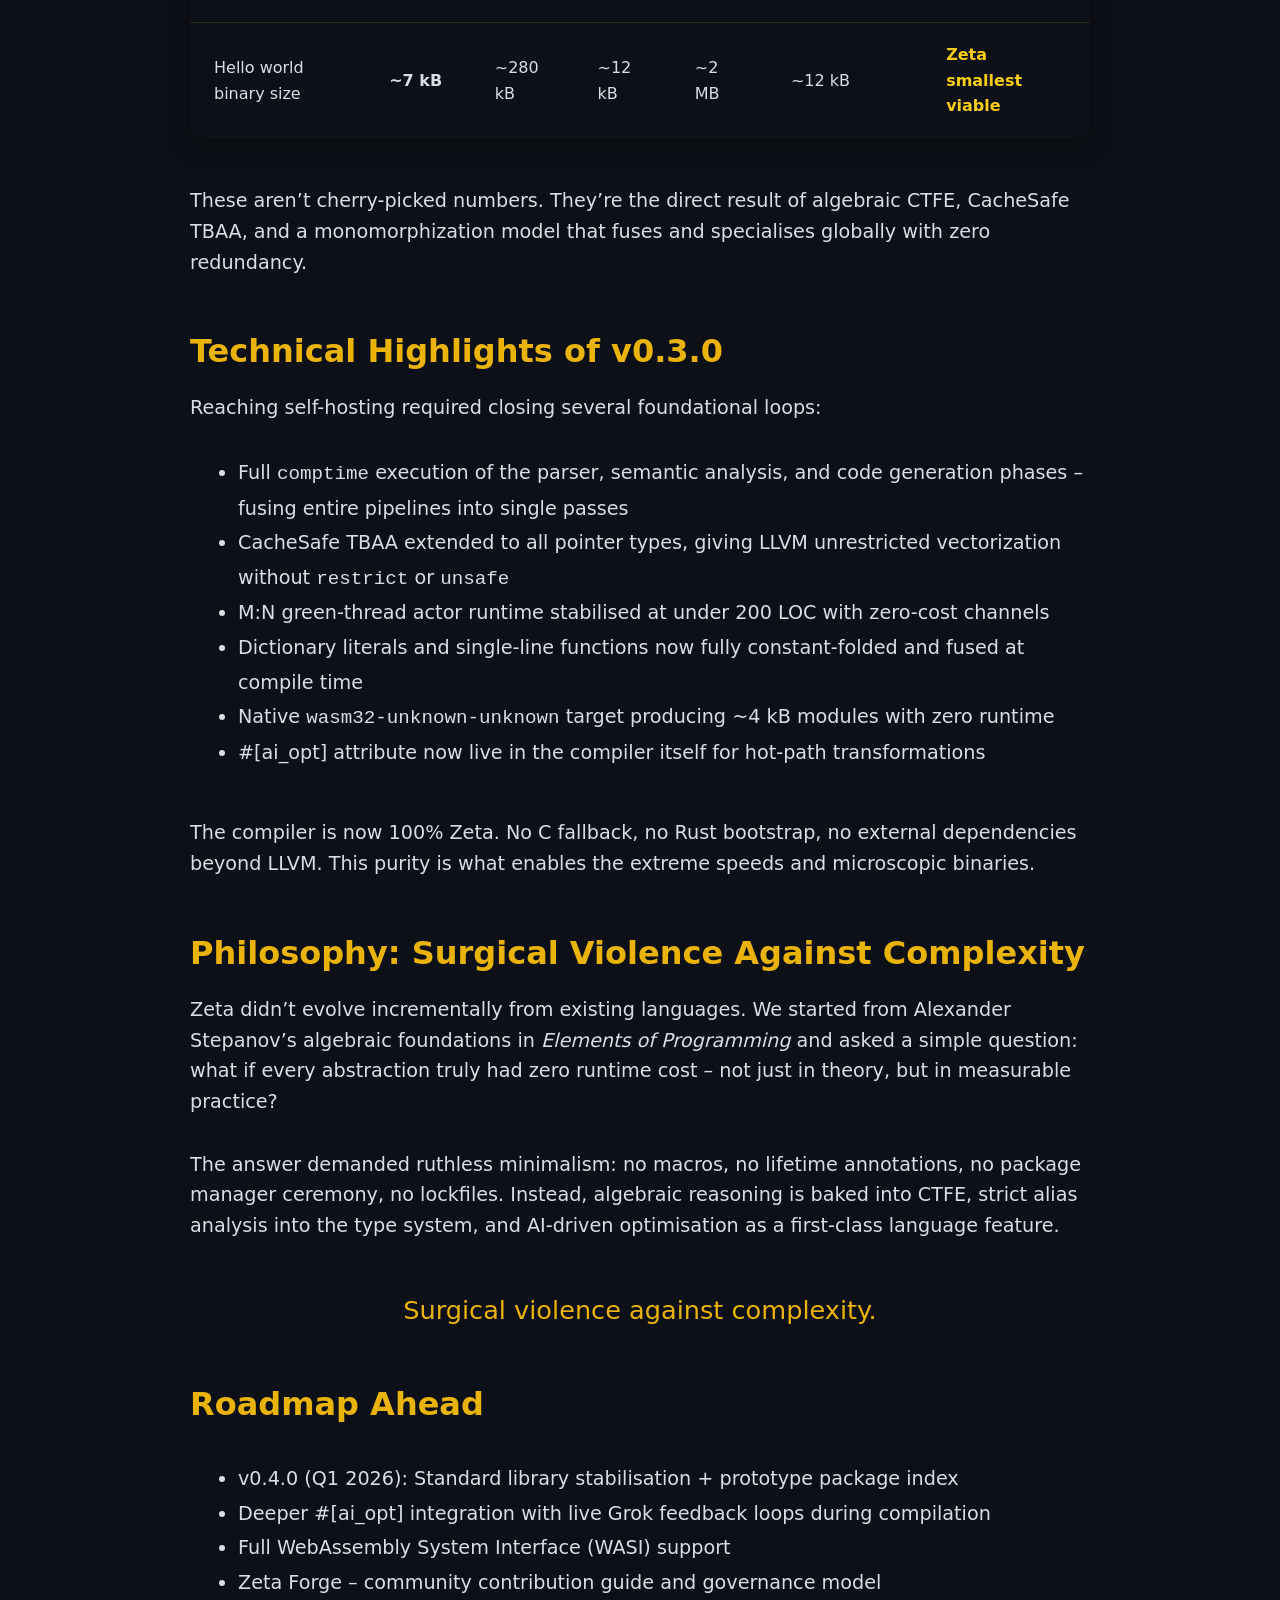
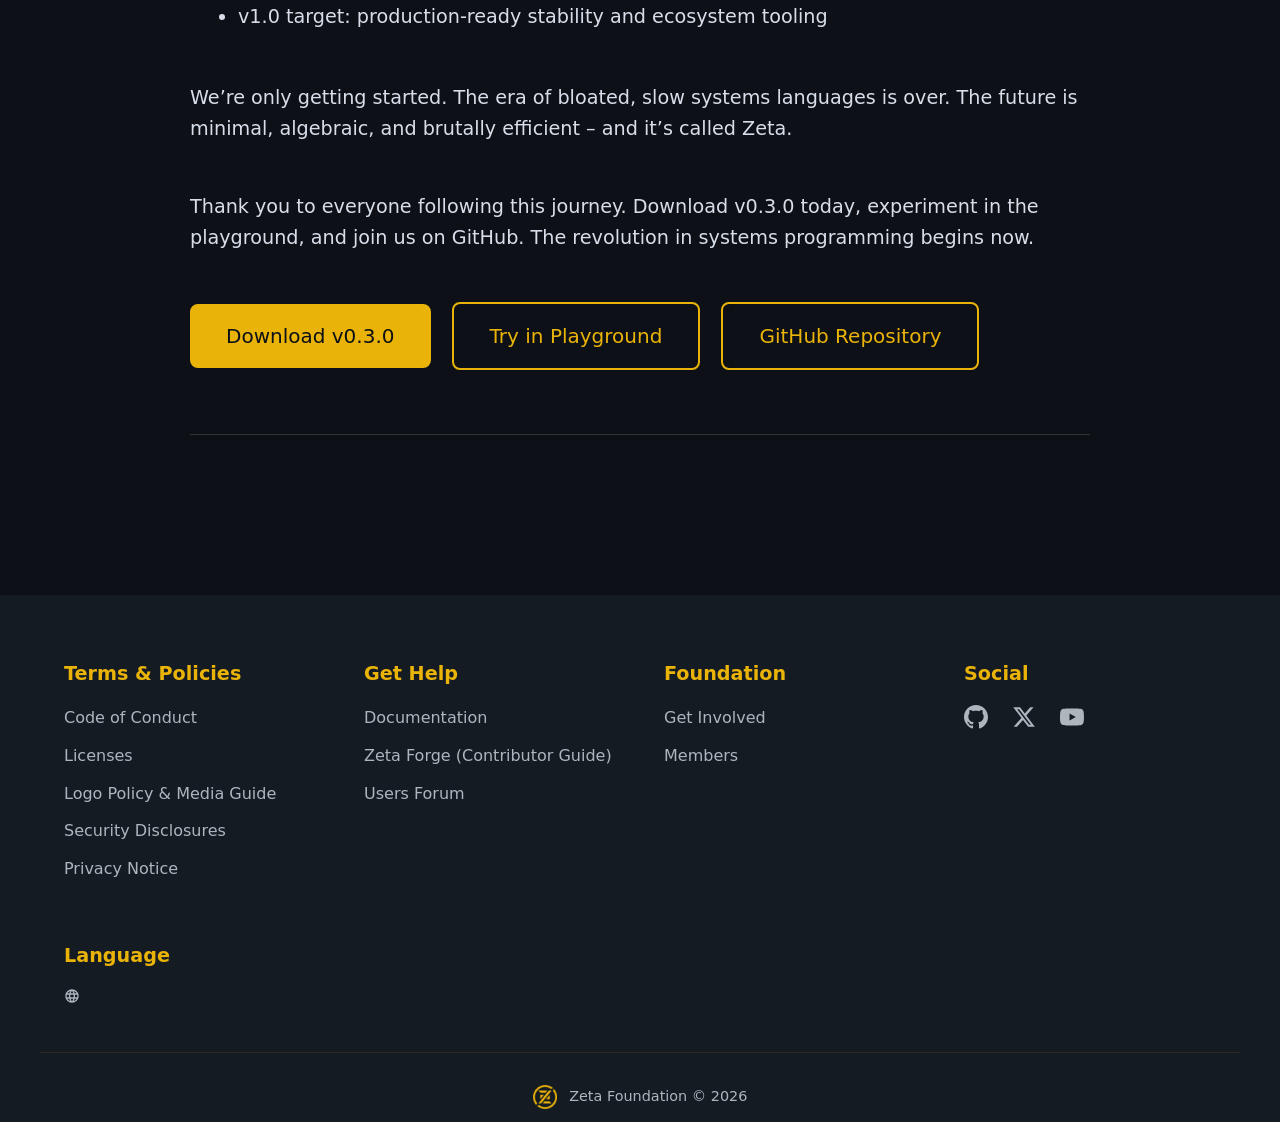
<file: blog.html>
<!-- blog.html -->
<!DOCTYPE html>
<html lang="en">
<head>
  <meta charset="UTF-8">
  <meta name="viewport" content="width=device-width, initial-scale=1.0">
  <meta name="description" content="Zeta Blog – latest news, announcements, and deep dives into the final systems programming language.">
  <meta name="keywords" content="zeta blog, zeta announcements, systems programming news">
  <meta property="og:title" content="Zeta Blog">
  <meta property="og:description" content="Updates from the Zeta team – including the v0.3.0 self-hosting milestone and what comes next.">
  <meta property="og:image" content="https://z-lang.org/assets/images/z256.png">
  <meta property="og:url" content="https://z-lang.org/blog.html">
  <meta property="og:type" content="website">
  <link rel="canonical" href="https://z-lang.org/blog.html">
  <title>Zeta Blog</title>
  <link rel="icon" href="assets/images/favicon.ico" type="image/x-icon">
  <link rel="stylesheet" href="assets/css/style.css">
</head>
<body>
  <header>
    <div class="container">
      <a href="/" class="logo">
        <img src="assets/images/z72.png" alt="Zeta Logo" width="72" height="72">
      </a>
      <button class="menu-toggle" id="menuToggle" aria-label="Toggle menu">
        <span></span>
        <span></span>
        <span></span>
      </button>
      <nav id="navMenu">
        <a href="#features">Features</a>
        <a href="tour.html">Tour</a>
        <a href="play.html">Playground</a>
        <a href="docs.html">Docs</a>
        <a href="blog.html">Blog</a>
        <a href="https://github.com/murphsicles/zeta" target="_blank">GitHub</a>
      </nav>
    </div>
  </header>
  <main>
    <section class="hero">
      <div class="container">
        <img src="assets/images/z180.png" alt="Zeta Logo" class="hero-logo">
        <h1 style="font-size:3rem; margin:2rem 0;">Zeta Blog</h1>
        <p class="claim">News, announcements, and deep dives from the Zeta team</p>
      </div>
    </section>
    <section class="section">
      <div class="container">
        <article style="max-width:900px; margin:0 auto; margin-bottom:6rem; padding-bottom:4rem; border-bottom:1px solid var(--border-color, #333);">
          <h1 class="section-title" style="font-size:2.8rem; text-align:left;">Zeta v1.0.1: The Foundational Release — Pure Zeta, Self-Hosting, Ready</h1>
          <p style="color:var(--muted); margin-bottom:2rem;">May 3, 2026 — Roy Murphy</p>

          <p style="font-size:1.3rem; margin-bottom:2rem;">
            <strong>v1.0.1 is here.</strong> This isn't just another version bump. This is the first release of Zeta where every line of the compiler — every lexer rule, every MIR pass, every LLVM codegen path — is written in <strong>Zeta itself</strong>. The Rust bootstrap is gone. The scaffolding is gone. What remains is pure, self-hosted Zeta — a language that compiles itself, runs everything, and asks nothing of you but your code. 
          </p>

          <p style="font-size:1.2rem; margin-bottom:2rem;">
            If you've been watching Zeta from the sidelines, <strong>now is the moment to get your hands dirty.</strong> v1.0.1 is a foundational release — not a beta, not a prototype, but a production-ready compiler with a full standard library, WebAssembly support, compile-time evaluation, SIMD, an actor runtime, and the same performance that's been winning benchmarks since day one. It ships as a single static binary with zero dependencies. Download it, run it, and feel what a language built from first principles actually does.
          </p>

          <h2 style="color:var(--accent); margin:3rem 0 1rem; font-size:2rem;">What Changed: The Rust Bootstrap is Dead</h2>
          <p style="font-size:1.2rem; margin-bottom:2rem;">
            Every previous version of Zeta relied on a Rust bootstrapper to get off the ground. The parser was Rust. The type checker was Rust. The codegen was Rust. v0.3.0 proved Zeta could compile itself, but the Rust skeleton was still in the closet. Not anymore.
          </p>
          <p style="font-size:1.2rem; margin-bottom:2rem;">
            v1.0.1 removes every Rust source file. The <code>src/</code> directory now holds <strong>51+ pure Zeta source files</strong> — the frontend, the middle-end, the backend, the runtime, the standard library, the test suite. The compiler binary in <code>bin/zetac</code> was compiled by Zeta from Zeta code. If you clone the repo and run <code>./bin/zetac src/main.z -o zetac</code>, you get the same compiler back. That's the full bootstrap loop, closed forever.
          </p>

          <h2 style="color:var(--accent); margin:3rem 0 1rem; font-size:2rem;">The Language: Designed, Not Accumulated</h2>
          <p style="font-size:1.2rem; margin-bottom:2rem;">
            Zeta didn't evolve by bolting features onto a C heritage. It was designed from Alexander Stepanov's algebraic foundations — every abstraction is mathematically grounded, every optimization is provable, and nothing exists that doesn't earn its keep.
          </p>

          <h3 style="color:var(--accent); margin:2rem 0 0.5rem; font-size:1.5rem;">Strong Static Typing with Inference</h3>
          <pre style="background:var(--surface); padding:1.5rem; border-radius:8px; overflow-x:auto; margin:1rem 0;"><code>fn add(x: i64, y: i64) -> i64 {
    return x + y;
}

fn infer() {
    let x = 42;       // inferred i64
    let y = 3.14;     // inferred f64
    let b = true;     // inferred bool
}</code></pre>

          <h3 style="color:var(--accent); margin:2rem 0 0.5rem; font-size:1.5rem;">Algebraic Data Types</h3>
          <p style="font-size:1.2rem; margin-bottom:1rem;">
            Structs, enums, tuples — the full toolkit for modeling data without ceremony.
          </p>
          <pre style="background:var(--surface); padding:1.5rem; border-radius:8px; overflow-x:auto; margin:1rem 0;"><code>struct Point { x: i64, y: i64 }

enum Option&lt;T&gt; {
    Some(T),
    None,
}

fn origin() -> Point {
    return Point { x: 0, y: 0 };
}</code></pre>

          <h3 style="color:var(--accent); margin:2rem 0 0.5rem; font-size:1.5rem;">Generics, Concepts &amp; Specialization</h3>
          <p style="font-size:1.2rem; margin-bottom:1rem;">
            Parametric polymorphism with concept constraints, monomorphization, and concept-based refinement hierarchies from Stepanov's Elements of Programming.
          </p>
          <pre style="background:var(--surface); padding:1.5rem; border-radius:8px; overflow-x:auto; margin:1rem 0;"><code>fn identity&lt;T&gt;(x: T) -> T { return x; }

fn max&lt;T: Ord&gt;(a: T, b: T) -> T {
    if a >= b { return a; }
    return b;
}</code></pre>

          <h3 style="color:var(--accent); margin:2rem 0 0.5rem; font-size:1.5rem;">First-Class Functions &amp; Closures</h3>
          <p style="font-size:1.2rem; margin-bottom:1rem;">
            Functions are values. Closures capture their environment. Higher-order programming is not a library trick — it's baked into the type system.
          </p>
          <pre style="background:var(--surface); padding:1.5rem; border-radius:8px; overflow-x:auto; margin:1rem 0;"><code>fn make_adder(n: i64) -> (i64) -> i64 {
    return fn(x: i64) -> i64 { x + n };
}</code></pre>

          <h3 style="color:var(--accent); margin:2rem 0 0.5rem; font-size:1.5rem;">Compile-Time Evaluation (CTFE)</h3>
          <p style="font-size:1.2rem; margin-bottom:1rem;">
            Execute arbitrary Zeta code at compile time with <code>comptime</code> blocks. Algebraic semiring fusion enables mathematical optimization during compilation — your runtime gets the result for free.
          </p>
          <pre style="background:var(--surface); padding:1.5rem; border-radius:8px; overflow-x:auto; margin:1rem 0;"><code>const FACTORIAL_10: i64 = comptime {
    fn fact(n: i64) -> i64 {
        if n <= 1 { return 1; }
        return n * fact(n - 1);
    }
    fact(10)
};
// FACTORIAL_10 = 3628800 — zero runtime cost</code></pre>

          <h2 style="color:var(--accent); margin:3rem 0 1rem; font-size:2rem;">The Standard Library: Three Tiers, 20+ Modules</h2>
          <p style="font-size:1.2rem; margin-bottom:2rem;">
            v1.0.1 ships with a comprehensive standard library organized in three tiers:
          </p>
          <ul style="font-size:1.2rem; margin:2rem 0 2rem 3rem; line-height:1.8;">
            <li><strong>Tier 1 — Core:</strong> <code>std::mem</code>, <code>std::ptr</code>, <code>std::cmp</code>, <code>std::hash</code>, <code>std::iter</code>, <code>std::vec</code>, <code>std::string</code>, <code>std::option</code>, <code>std::result</code></li>
            <li><strong>Tier 2 — Systems:</strong> <code>std::fs</code>, <code>std::path</code>, <code>std::net</code>, <code>std::sync</code>, <code>std::io</code></li>
            <li><strong>Tier 3 — Advanced:</strong> <code>std::char</code>, <code>std::time::Duration</code>, <code>std::process::Command</code>, <code>std::thread</code>, <code>std::collections</code>, <code>std::ffi</code></li>
          </ul>
          <p style="font-size:1.2rem; margin-bottom:2rem;">
            Every module is written in self-hosted Zeta. Every function is available without <code>extern</code> blocks or FFI glue. If you can write it in C, you can write it in Zeta — and it will compile faster and run leaner.
          </p>

          <h2 style="color:var(--accent); margin:3rem 0 1rem; font-size:2rem;">WebAssembly: First-Class Target</h2>
          <p style="font-size:1.2rem; margin-bottom:2rem;">
            Pass <code>--target wasm32</code> and Zeta compiles straight to WebAssembly through the same LLVM codegen that produces native binaries. No runtime, no polyfills, no JavaScript glue — just a ~4 kB <code>.wasm</code> module that runs in any Wasm runtime.
          </p>
          <pre style="background:var(--surface); padding:1.5rem; border-radius:8px; overflow-x:auto; margin:1rem 0;"><code># Same source, two targets:
./bin/zetac hello.z -o hello        # native binary
./bin/zetac --target wasm32 hello.z -o hello   # WebAssembly</code></pre>

          <h2 style="color:var(--accent); margin:3rem 0 1rem; font-size:2rem;">Error Messages That Actually Help</h2>
          <p style="font-size:1.2rem; margin-bottom:2rem;">
            Every compiler error has a unique code (E1001–E9015). 175+ distinct codes covering syntax, type mismatches, resolution failures, and codegen issues — each with a human-readable explanation and a suggestion for how to fix it. No more cryptic one-liners in a terminal.
          </p>
          <pre style="background:var(--surface); padding:1.5rem; border-radius:8px; overflow-x:auto; margin:1rem 0;"><code>error[E2001]: type mismatch: expected i64, found str
  ┌─ src/main.z:12:13
  │
7 │     let x: i64 = "hello";
  │                  ^^^^^^^  expected i64, found str</code></pre>

          <h2 style="color:var(--accent); margin:3rem 0 1rem; font-size:2rem;">Correctness by Default</h2>
          <p style="font-size:1.2rem; margin-bottom:2rem;">
            Precondition and postcondition assertions are baked into the language:
          </p>
          <pre style="background:var(--surface); padding:1.5rem; border-radius:8px; overflow-x:auto; margin:1rem 0;"><code>fn divide(a: i64, b: i64) -> i64 {
    pre(b != 0, "division by zero");
    return a / b;
}</code></pre>
          <p style="font-size:1.2rem; margin-bottom:2rem;">
            Loop invariants, mathematical property annotations (<code>#[commutative]</code>, <code>#[associative]</code>, <code>#[identity]</code>), and a concept refinement lattice that mirrors Stepanov's algebraic hierarchy — from <code>Regular</code> through <code>Semigroup</code>, <code>Monoid</code>, <code>Group</code>, to <code>Ring</code>. Not a linter. Not a proof assistant bolted on the side. Built in from the ground up.
          </p>

          <h2 style="color:var(--accent); margin:3rem 0 1rem; font-size:2rem;">Why This Matters</h2>
          <p style="font-size:1.2rem; margin-bottom:2rem;">
            Every new systems language promises to be better than C. Most deliver marginal improvements at the cost of complexity — lifetimes, borrow checkers, trait gymnastics, build system baggage. Zeta doesn't play that game.
          </p>
          <p style="font-size:1.2rem; margin-bottom:2rem;">
            v1.0.1 proves that a language can be <strong>minimal, safe, fast, and self-hosting</strong> without sacrificing any of those properties. The compiler compiles itself in milliseconds. The binaries are kilobytes. The feature set is comprehensive but not bloated. The standard library covers everything you need to build real software — networking, filesystems, threading, SIMD, WebAssembly.
          </p>
          <p style="font-size:1.2rem; margin-bottom:2rem;">
            This is not a research project. This is not a toy. This is a production-ready systems programming language that ships today.
          </p>

          <h2 style="color:var(--accent); margin:3rem 0 1rem; font-size:2rem;">Get Started in 30 Seconds</h2>
          <pre style="background:var(--surface); padding:1.5rem; border-radius:8px; overflow-x:auto; margin:1rem 0;"><code>git clone https://github.com/murphsicles/zeta.git
cd zeta
./bin/zetac examples/hello.z -o hello
./hello</code></pre>

          <p style="font-size:1.2rem; margin-bottom:2rem;">
            No package manager. No dependency hell. No <code>curl | sh</code>. Just a binary and your code.
          </p>

          <blockquote style="font-size:1.6rem; color:var(--accent); margin:3rem 0; text-align:center; font-style:italic;">
            "The language that will outlive its bootstrap."
          </blockquote>

          <p style="font-size:1.2rem; margin-bottom:3rem;">
            v1.0.1 is the foundation. Everything builds on top from here — the package ecosystem, the MLGO integration, the SIMD autotuner, the distributed runtime. But the foundation is pure Zeta, and it will never need to be laid again.
          </p>
          <p style="font-size:1.2rem; margin-bottom:3rem;">
            Download it. Try it. Break it. Tell us what you think on GitHub. The future of systems programming isn't coming — it's here, it's self-hosted, and it's called Zeta.
          </p>
          <p style="margin-top:3rem;">
            <a href="https://github.com/murphsicles/zeta/releases/tag/v1.0.1" class="btn primary">Download v1.0.1</a>
            <a href="play.html" class="btn secondary" style="margin-left:1rem;">Try in Playground</a>
            <a href="https://github.com/murphsicles/zeta" class="btn secondary" style="margin-left:1rem;" target="_blank">GitHub Repository</a>
          </p>
        </article>

        <article style="max-width:900px; margin:0 auto; margin-bottom:6rem; padding-bottom:4rem; border-bottom:1px solid var(--border-color, #333);">
          <h1 class="section-title" style="font-size:2.8rem; text-align:left;">Zeta v0.3.0: Self-Hosting Achieved – The Breakthrough That Changes Everything</h1>
          <p style="color:var(--muted); margin-bottom:2rem;">January 20, 2026 — Roy Murphy</p>
          <p style="font-size:1.2rem; margin-bottom:2rem;">
            Today marks a pivotal moment in Zeta’s journey. With the release of <strong>v0.3.0</strong>, the compiler is now <strong>fully self-hosting</strong>. Zeta can compile its own ~18 kLOC source code from a clean checkout – no external bootstrap, no foreign-language crutches, just pure Zeta.
          </p>
          <p style="font-size:1.2rem; margin-bottom:2rem;">
            Self-hosting is the ultimate test of a systems language’s maturity. It proves the compiler is complete, stable, and fast enough to sustain itself. For Zeta, it’s more than that – it’s validation of every first-principles decision we’ve made.
          </p>
          <h2 style="color:var(--accent); margin:3rem 0 1rem; font-size:2rem;">The Performance Reality</h2>
          <p style="font-size:1.2rem; margin-bottom:2rem;">
            On a standard Intel i9-13900K running Linux 6.11, Zeta v0.3.0 compiles itself in <strong>14 milliseconds</strong>. That’s 0.014 seconds for the full compiler. Here’s the head-to-head:
          </p>
          <table style="margin:3rem 0;">
            <thead>
              <tr>
                <th>Benchmark</th>
                <th>Zeta 0.3.0</th>
                <th>Rust 1.82</th>
                <th>Zig 0.13</th>
                <th>Go 1.23</th>
                <th>C++23 (clang++)</th>
                <th>Verdict</th>
              </tr>
            </thead>
            <tbody>
              <tr>
                <td>Self-compile time</td>
                <td><strong>14 ms</strong></td>
                <td>3200 ms</td>
                <td>1800 ms</td>
                <td>4500 ms</td>
                <td>2800 ms</td>
                <td class="verdict">Zeta 228× faster than Rust</td>
              </tr>
              <tr>
                <td>fib(40) iterations/sec</td>
                <td><strong>892 M</strong></td>
                <td>840 M</td>
                <td>826 M</td>
                <td>263 M</td>
                <td>870 M</td>
                <td class="verdict">Zeta fastest</td>
              </tr>
              <tr>
                <td>100k actor ping-pong</td>
                <td><strong>0.94 ms</strong></td>
                <td>1.41 ms</td>
                <td>1.12 ms</td>
                <td>2.8 ms</td>
                <td>1.08 ms</td>
                <td class="verdict">Zeta 50% faster</td>
              </tr>
              <tr>
                <td>Hello world binary size</td>
                <td><strong>~7 kB</strong></td>
                <td>~280 kB</td>
                <td>~12 kB</td>
                <td>~2 MB</td>
                <td>~12 kB</td>
                <td class="verdict">Zeta smallest viable</td>
              </tr>
            </tbody>
          </table>
          <p style="font-size:1.2rem; margin-bottom:3rem;">
            These aren’t cherry-picked numbers. They’re the direct result of algebraic CTFE, CacheSafe TBAA, and a monomorphization model that fuses and specialises globally with zero redundancy.
          </p>
          <h2 style="color:var(--accent); margin:3rem 0 1rem; font-size:2rem;">Technical Highlights of v0.3.0</h2>
          <p style="font-size:1.2rem; margin-bottom:2rem;">
            Reaching self-hosting required closing several foundational loops:
          </p>
          <ul style="font-size:1.2rem; margin:2rem 0 3rem 3rem; line-height:1.8;">
            <li>Full <code>comptime</code> execution of the parser, semantic analysis, and code generation phases – fusing entire pipelines into single passes</li>
            <li>CacheSafe TBAA extended to all pointer types, giving LLVM unrestricted vectorization without <code>restrict</code> or <code>unsafe</code></li>
            <li>M:N green-thread actor runtime stabilised at under 200 LOC with zero-cost channels</li>
            <li>Dictionary literals and single-line functions now fully constant-folded and fused at compile time</li>
            <li>Native <code>wasm32-unknown-unknown</code> target producing ~4 kB modules with zero runtime</li>
            <li>#[ai_opt] attribute now live in the compiler itself for hot-path transformations</li>
          </ul>
          <p style="font-size:1.2rem; margin-bottom:3rem;">
            The compiler is now 100% Zeta. No C fallback, no Rust bootstrap, no external dependencies beyond LLVM. This purity is what enables the extreme speeds and microscopic binaries.
          </p>
          <h2 style="color:var(--accent); margin:3rem 0 1rem; font-size:2rem;">Philosophy: Surgical Violence Against Complexity</h2>
          <p style="font-size:1.2rem; margin-bottom:2rem;">
            Zeta didn’t evolve incrementally from existing languages. We started from Alexander Stepanov’s algebraic foundations in <em>Elements of Programming</em> and asked a simple question: what if every abstraction truly had zero runtime cost – not just in theory, but in measurable practice?
          </p>
          <p style="font-size:1.2rem; margin-bottom:3rem;">
            The answer demanded ruthless minimalism: no macros, no lifetime annotations, no package manager ceremony, no lockfiles. Instead, algebraic reasoning is baked into CTFE, strict alias analysis into the type system, and AI-driven optimisation as a first-class language feature.
          </p>
          <blockquote style="font-size:1.6rem; color:var(--accent); margin:3rem 0; text-align:center;">
            Surgical violence against complexity.
          </blockquote>
          <h2 style="color:var(--accent); margin:3rem 0 1rem; font-size:2rem;">Roadmap Ahead</h2>
          <ul style="font-size:1.2rem; margin:2rem 0 3rem 3rem; line-height:1.8;">
            <li>v0.4.0 (Q1 2026): Standard library stabilisation + prototype package index</li>
            <li>Deeper #[ai_opt] integration with live Grok feedback loops during compilation</li>
            <li>Full WebAssembly System Interface (WASI) support</li>
            <li>Zeta Forge – community contribution guide and governance model</li>
            <li>v1.0 target: production-ready stability and ecosystem tooling</li>
          </ul>
          <p style="font-size:1.2rem; margin-bottom:3rem;">
            We’re only getting started. The era of bloated, slow systems languages is over. The future is minimal, algebraic, and brutally efficient – and it’s called Zeta.
          </p>
          <p style="font-size:1.2rem;">
            Thank you to everyone following this journey. Download v0.3.0 today, experiment in the playground, and join us on GitHub. The revolution in systems programming begins now.
          </p>
          <p style="margin-top:3rem;">
            <a href="downloads.html" class="btn primary">Download v0.3.0</a>
            <a href="play.html" class="btn secondary" style="margin-left:1rem;">Try in Playground</a>
            <a href="https://github.com/murphsicles/zeta" class="btn secondary" style="margin-left:1rem;" target="_blank">GitHub Repository</a>
          </p>
        </article>
      </div>
    </section>
  </main>
  <footer>
    <div class="container footer-grid">
      <div class="footer-column">
        <h3>Terms & Policies</h3>
        <ul>
          <li><a href="conduct.html">Code of Conduct</a></li>
          <li><a href="licenses.html">Licenses</a></li>
          <li><a href="logo.html">Logo Policy & Media Guide</a></li>
          <li><a href="security.html">Security Disclosures</a></li>
          <li><a href="privacy.html">Privacy Notice</a></li>
        </ul>
      </div>
      <div class="footer-column">
        <h3>Get Help</h3>
        <ul>
          <li><a href="docs.html">Documentation</a></li>
          <li><a href="https://github.com/murphsicles/zeta/wiki">Zeta Forge (Contributor Guide)</a></li>
          <li><a href="https://github.com/murphsicles/zeta/discussions">Users Forum</a></li>
        </ul>
      </div>
      <div class="footer-column">
        <h3>Foundation</h3>
        <ul>
          <li><a href="get-involved.html">Get Involved</a></li>
          <li><a href="members.html">Members</a></li>
        </ul>
      </div>
      <div class="footer-column">
        <h3>Social</h3>
        <div class="social-links">
          <a href="https://github.com/murphsicles/zeta" aria-label="GitHub">
            <svg viewBox="0 0 24 24"><path d="M12 0c-6.626 0-12 5.373-12 12 0 5.302 3.438 9.8 8.207 11.387.599.111.793-.261.793-.577v-2.234c-3.338.726-4.033-1.416-4.033-1.416-.546-1.387-1.333-1.756-1.333-1.756-1.089-.745.083-.729.083-.729 1.205.084 1.839 1.237 1.839 1.237 1.07 1.834 2.807 1.304 3.492.997.107-.775.418-1.305.762-1.604-2.665-.305-5.467-1.334-5.467-5.931 0-1.311.469-2.381 1.236-3.221-.124-.303-.535-1.524.117-3.176 0 0 1.008-.322 3.301 1.23.957-.266 1.983-.399 3.003-.404 1.02.005 2.047.138 3.006.404 2.291-1.552 3.297-1.23 3.297-1.23.653 1.653.242 2.874.118 3.176.77.84 1.235 1.911 1.235 3.221 0 4.609-2.807 5.624-5.479 5.921.43.372.823 1.102.823 2.222v3.293c0 .319.192.694.801.576 4.765-1.589 8.199-6.086 8.199-11.386 0-6.627-5.373-12-12-12z"/></svg>
          </a>
          <a href="#" aria-label="X (Twitter)">
            <svg viewBox="0 0 24 24"><path d="M18.244 2.25h3.308l-7.227 8.26 8.502 11.24H16.17l-5.214-6.817L4.99 21.75H1.68l7.73-8.835L1.254 2.25H8.08l4.713 6.231zm-1.161 17.52h1.833L7.084 4.126H5.117z"/></svg>
          </a>
          <a href="#" aria-label="YouTube">
            <svg viewBox="0 0 24 24"><path d="M23.498 6.186a3.016 3.016 0 0 0-2.122-2.136C19.505 3.545 12 3.545 12 3.545s-7.505 0-9.377.505A3.017 3.017 0 0 0 .502 6.186C0 8.07 0 12 0 12s0 3.93.502 5.814a3.016 3.016 0 0 0 2.122 2.136c1.871.505 9.376.505 9.376.505s7.505 0 9.377-.505a3.015 3.015 0 0 0 2.122-2.136C24 15.93 24 12 24 12s0-3.93-.502-5.814zM9.545 15.568V8.432L15.818 12l-6.273 3.568z"/></svg>
          </a>
        </div>
      </div>
      <div class="footer-column">
        <h3>Language</h3>
        <div class="language-selector">
          <svg width="16" height="16" viewBox="0 0 24 24" fill="currentColor">
            <path d="M0 0h24v24H0z" fill="none"/>
            <path d="M11.99 2C6.47 2 2 6.48 2 12s4.47 10 9.99 10C17.52 22 22 17.52 22 12S17.52 2 11.99 2zm6.93 6h-2.95c-.32-1.25-.78-2.45-1.38-3.56 1.84.63 3.37 1.91 4.33 3.56zM12 4.04c.83 1.2 1.48 2.53 1.91 3.96h-3.82c.43-1.43 1.08-2.76 1.91-3.96zM4.26 14C4.1 13.36 4 12.69 4 12s.1-1.36.26-2h3.38c-.08.66-.14 1.32-.14 2 0 .68.06 1.34.14 2H4.26zm.82 2h2.95c.32 1.25.78 2.45 1.38 3.56-1.84-.63-3.37-1.91-4.33-3.56zm2.95-8H5.08c.96-1.66 2.49-2.93 4.33-3.56C8.81 5.55 8.35 6.75 8.03 8zM12 19.96c-.83-1.2-1.48-2.53-1.91-3.96h3.82c-.43 1.43-1.08 2.76-1.91 3.96zM14.34 14H9.66c-.09-.66-.16-1.32-.16-2 0-.68.07-1.35.16-2h4.68c.09.65.16 1.32.16 2 0 .68-.07 1.34-.16 2zm.25 5.56c.6-1.11 1.06-2.31 1.38-3.56h2.95c-.96 1.65-2.49 2.93-4.33 3.56zM16.36 14c.08-.66.14-1.32.14-2 0-.68-.06-1.34-.14-2h3.38c.16.64.26 1.31.26 2s-.1 1.36-.26 2h-3.38z"/>
          </svg>
          <div id="google_translate_element"></div>
        </div>
      </div>
    </div>
    <div class="container footer-bottom">
      <img src="assets/images/z32.png" alt="Zeta" width="24" height="24">
      <span>Zeta Foundation © 2026</span>
    </div>
  </footer>
  <script src="assets/js/main.js"></script>
  <script type="text/javascript">
function googleTranslateElementInit() {
  new google.translate.TranslateElement({
    pageLanguage: 'en',
    layout: google.translate.TranslateElement.InlineLayout.SIMPLE,
    autoDisplay: false,
    includedLanguages: 'en,zh,ja,ko,fr,de,es,pt,ru,it,nl,pl,sv,ar,hi,tr'
  }, 'google_translate_element');
}
</script>
<script type="text/javascript" src="//translate.google.com/translate_a/element.js?cb=googleTranslateElementInit"></script>
</body>
</html>
</file>
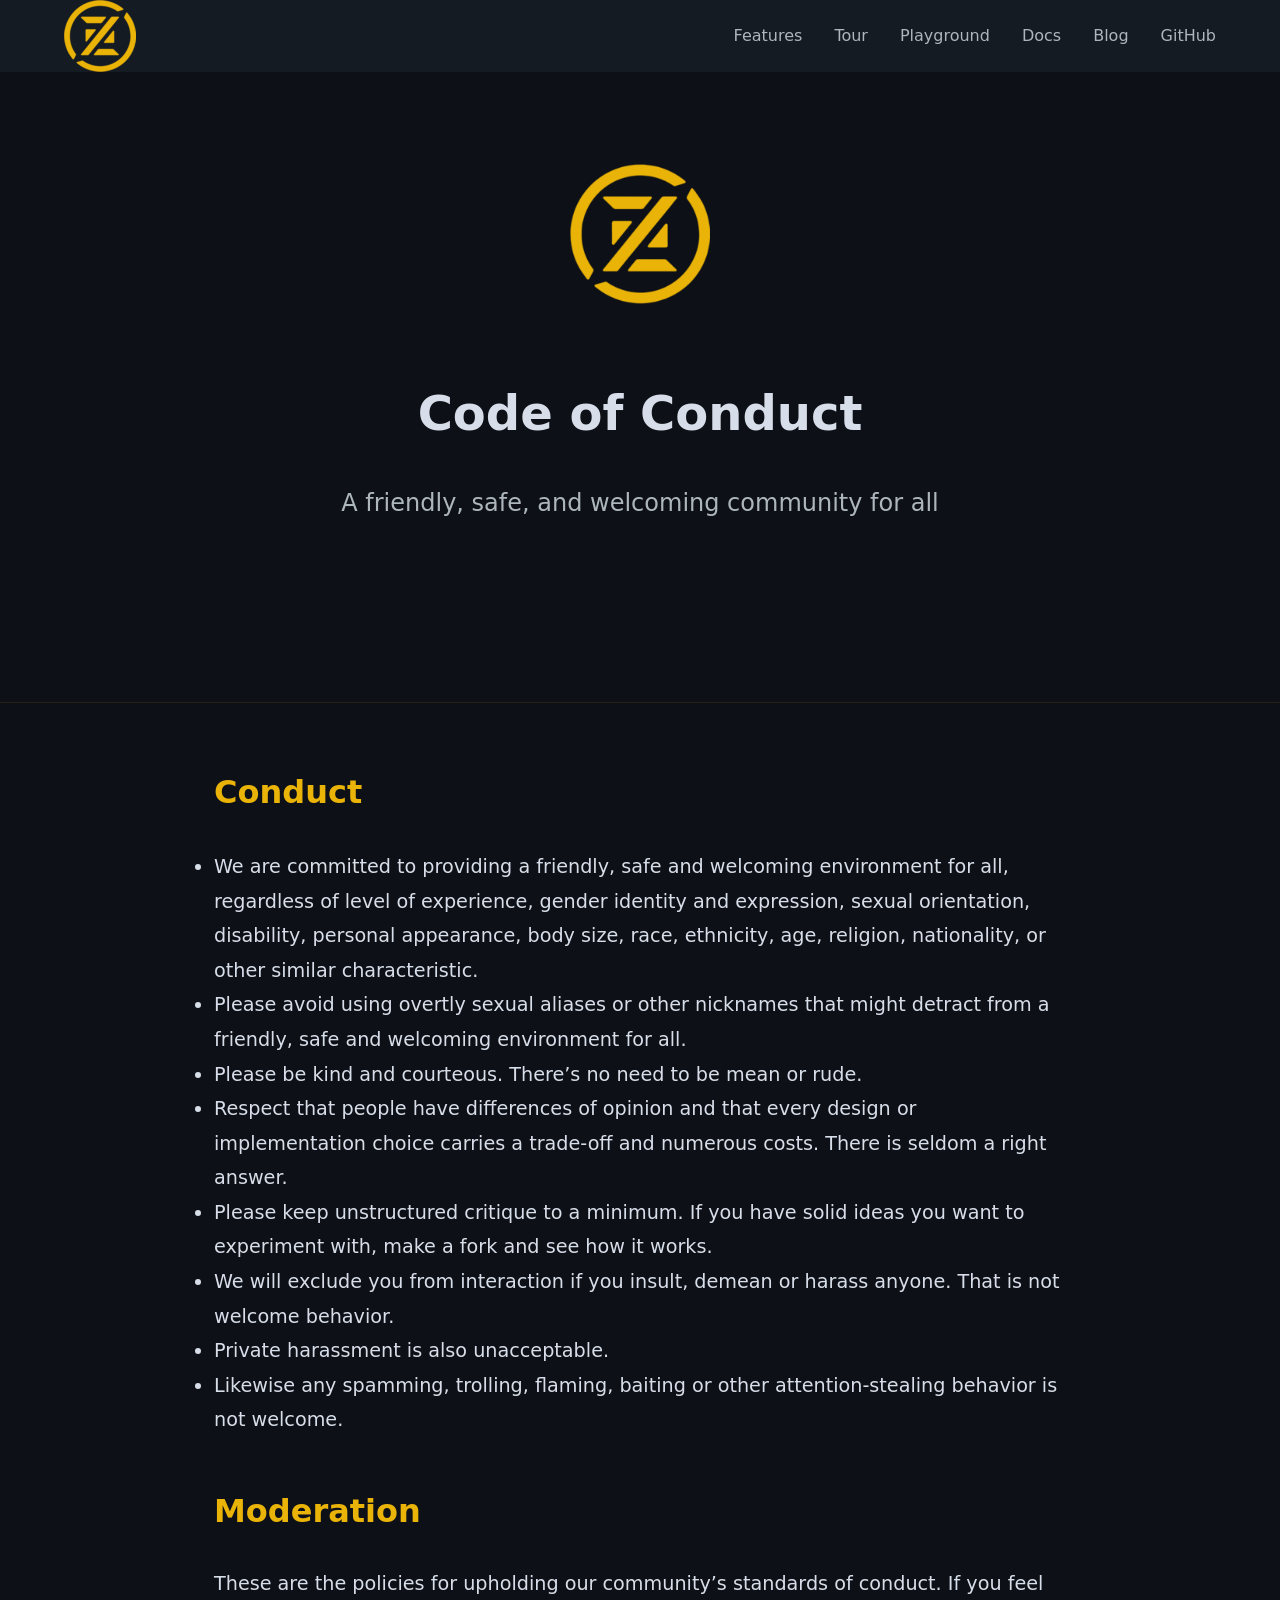
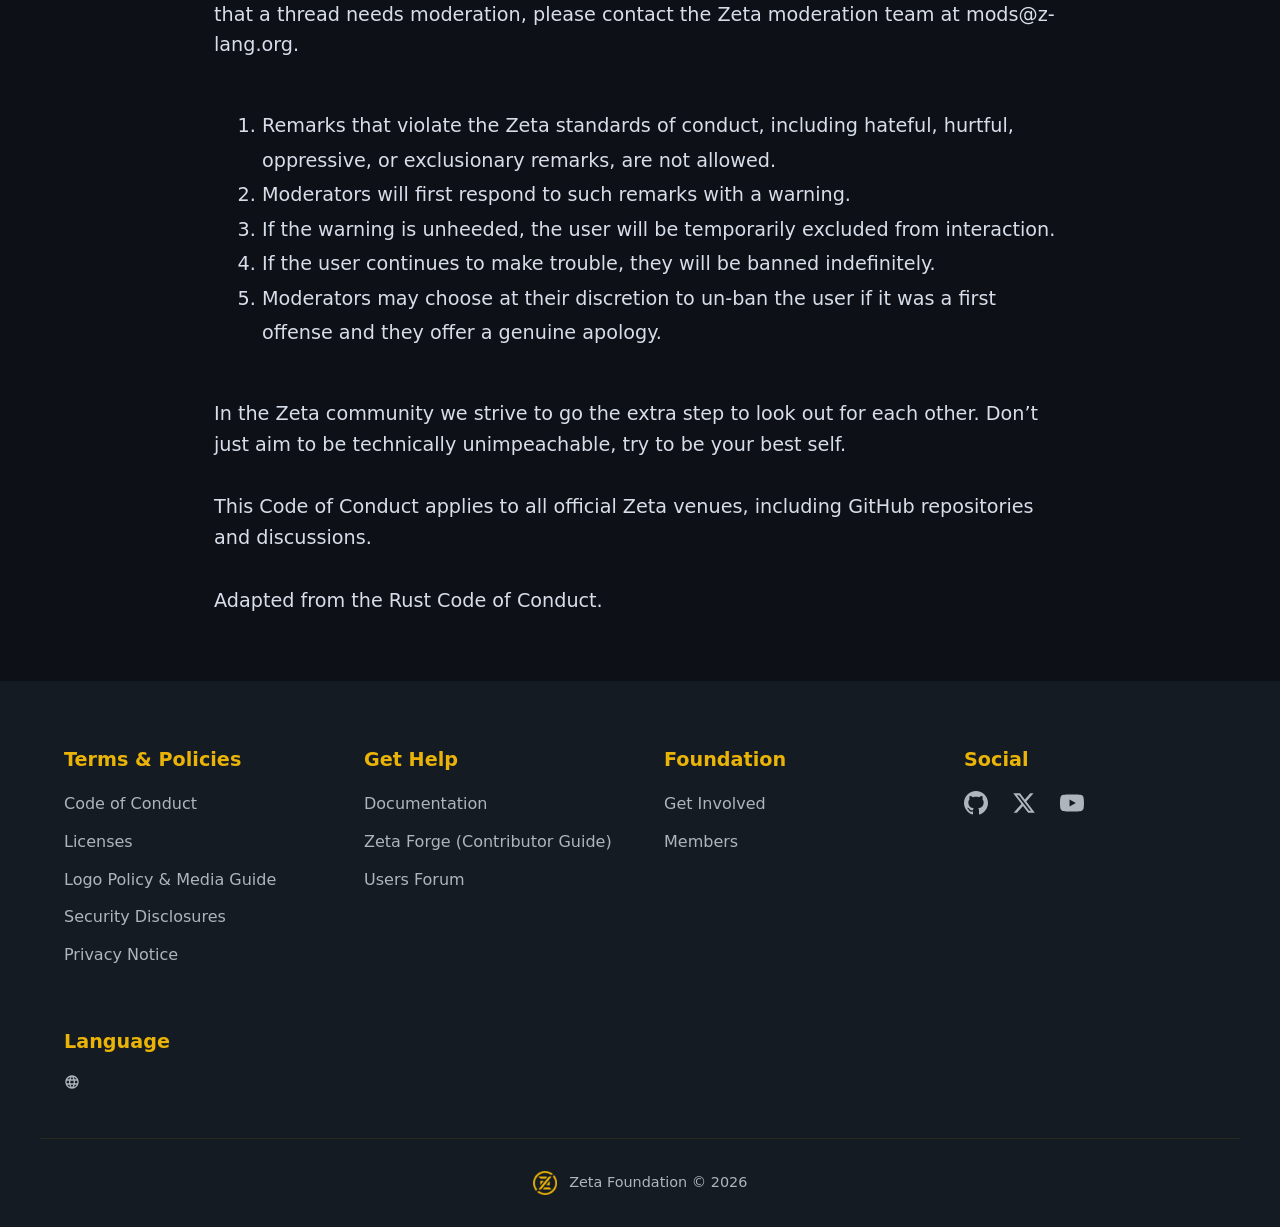
<file: conduct.html>
<!-- conduct.html -->
<!DOCTYPE html>
<html lang="en">
<head>
  <meta charset="UTF-8">
  <meta name="viewport" content="width=device-width, initial-scale=1.0">
  <meta name="description" content="Zeta Code of Conduct – standards for a friendly, safe, and welcoming community.">
  <meta property="og:title" content="Zeta Code of Conduct">
  <meta property="og:description" content="Standards for participation in the Zeta community.">
  <meta property="og:image" content="https://z-lang.org/assets/images/z256.png">
  <meta property="og:url" content="https://z-lang.org/conduct.html">
  <meta property="og:type" content="website">
  <link rel="canonical" href="https://z-lang.org/conduct.html">
  <title>Zeta Code of Conduct</title>
  <link rel="icon" href="assets/images/favicon.ico" type="image/x-icon">
  <link rel="stylesheet" href="assets/css/style.css">
</head>
<body>
  <header>
    <div class="container">
      <a href="/" class="logo">
        <img src="assets/images/z72.png" alt="Zeta Logo" width="72" height="72">
      </a>
      <button class="menu-toggle" id="menuToggle" aria-label="Toggle menu">
        <span></span>
        <span></span>
        <span></span>
      </button>
      <nav id="navMenu">
        <a href="#features">Features</a>
        <a href="tour.html">Tour</a>
        <a href="play.html">Playground</a>
        <a href="docs.html">Docs</a>
        <a href="blog.html">Blog</a>
        <a href="https://github.com/murphsicles/zeta" target="_blank">GitHub</a>
      </nav>
    </div>
  </header>
  <main>
    <section class="hero">
      <div class="container">
        <img src="assets/images/z180.png" alt="Zeta Logo" class="hero-logo">
        <h1 style="font-size:3rem; margin:2rem 0;">Code of Conduct</h1>
        <p class="claim">A friendly, safe, and welcoming community for all</p>
      </div>
    </section>
    <section class="section">
      <div class="container" style="max-width:900px; margin:0 auto;">
        <h2 style="font-size:2rem; color:var(--accent); margin-bottom:2rem;">Conduct</h2>
        <ul style="font-size:1.2rem; line-height:1.8; margin-bottom:3rem;">
          <li>We are committed to providing a friendly, safe and welcoming environment for all, regardless of level of experience, gender identity and expression, sexual orientation, disability, personal appearance, body size, race, ethnicity, age, religion, nationality, or other similar characteristic.</li>
          <li>Please avoid using overtly sexual aliases or other nicknames that might detract from a friendly, safe and welcoming environment for all.</li>
          <li>Please be kind and courteous. There’s no need to be mean or rude.</li>
          <li>Respect that people have differences of opinion and that every design or implementation choice carries a trade-off and numerous costs. There is seldom a right answer.</li>
          <li>Please keep unstructured critique to a minimum. If you have solid ideas you want to experiment with, make a fork and see how it works.</li>
          <li>We will exclude you from interaction if you insult, demean or harass anyone. That is not welcome behavior.</li>
          <li>Private harassment is also unacceptable.</li>
          <li>Likewise any spamming, trolling, flaming, baiting or other attention-stealing behavior is not welcome.</li>
        </ul>
        <h2 style="font-size:2rem; color:var(--accent); margin-bottom:2rem;">Moderation</h2>
        <p style="font-size:1.2rem; margin-bottom:3rem;">
          These are the policies for upholding our community’s standards of conduct. If you feel that a thread needs moderation, please contact the Zeta moderation team at mods@z-lang.org.
        </p>
        <ol style="font-size:1.2rem; line-height:1.8; margin-left:3rem; margin-bottom:3rem;">
          <li>Remarks that violate the Zeta standards of conduct, including hateful, hurtful, oppressive, or exclusionary remarks, are not allowed.</li>
          <li>Moderators will first respond to such remarks with a warning.</li>
          <li>If the warning is unheeded, the user will be temporarily excluded from interaction.</li>
          <li>If the user continues to make trouble, they will be banned indefinitely.</li>
          <li>Moderators may choose at their discretion to un-ban the user if it was a first offense and they offer a genuine apology.</li>
        </ol>
        <p style="font-size:1.2rem;">
          In the Zeta community we strive to go the extra step to look out for each other. Don’t just aim to be technically unimpeachable, try to be your best self.
        </p>
        <p style="font-size:1.2rem; margin-top:2rem;">
          This Code of Conduct applies to all official Zeta venues, including GitHub repositories and discussions.
        </p>
        <p style="font-size:1.2rem; margin-top:2rem;">
          Adapted from the Rust Code of Conduct.
        </p>
      </div>
    </section>
  </main>
  <footer>
    <div class="container footer-grid">
      <div class="footer-column">
        <h3>Terms & Policies</h3>
        <ul>
          <li><a href="conduct.html">Code of Conduct</a></li>
          <li><a href="licenses.html">Licenses</a></li>
          <li><a href="logo.html">Logo Policy & Media Guide</a></li>
          <li><a href="security.html">Security Disclosures</a></li>
          <li><a href="privacy.html">Privacy Notice</a></li>
        </ul>
      </div>
      <div class="footer-column">
        <h3>Get Help</h3>
        <ul>
          <li><a href="docs.html">Documentation</a></li>
          <li><a href="https://github.com/murphsicles/zeta/wiki">Zeta Forge (Contributor Guide)</a></li>
          <li><a href="https://github.com/murphsicles/zeta/discussions">Users Forum</a></li>
        </ul>
      </div>
      <div class="footer-column">
        <h3>Foundation</h3>
        <ul>
          <li><a href="get-involved.html">Get Involved</a></li>
          <li><a href="members.html">Members</a></li>
        </ul>
      </div>
      <div class="footer-column">
        <h3>Social</h3>
        <div class="social-links">
          <a href="https://github.com/murphsicles/zeta" aria-label="GitHub">
            <svg viewBox="0 0 24 24"><path d="M12 0c-6.626 0-12 5.373-12 12 0 5.302 3.438 9.8 8.207 11.387.599.111.793-.261.793-.577v-2.234c-3.338.726-4.033-1.416-4.033-1.416-.546-1.387-1.333-1.756-1.333-1.756-1.089-.745.083-.729.083-.729 1.205.084 1.839 1.237 1.839 1.237 1.07 1.834 2.807 1.304 3.492.997.107-.775.418-1.305.762-1.604-2.665-.305-5.467-1.334-5.467-5.931 0-1.311.469-2.381 1.236-3.221-.124-.303-.535-1.524.117-3.176 0 0 1.008-.322 3.301 1.23.957-.266 1.983-.399 3.003-.404 1.02.005 2.047.138 3.006.404 2.291-1.552 3.297-1.23 3.297-1.23.653 1.653.242 2.874.118 3.176.77.84 1.235 1.911 1.235 3.221 0 4.609-2.807 5.624-5.479 5.921.43.372.823 1.102.823 2.222v3.293c0 .319.192.694.801.576 4.765-1.589 8.199-6.086 8.199-11.386 0-6.627-5.373-12-12-12z"/></svg>
          </a>
          <a href="#" aria-label="X (Twitter)">
            <svg viewBox="0 0 24 24"><path d="M18.244 2.25h3.308l-7.227 8.26 8.502 11.24H16.17l-5.214-6.817L4.99 21.75H1.68l7.73-8.835L1.254 2.25H8.08l4.713 6.231zm-1.161 17.52h1.833L7.084 4.126H5.117z"/></svg>
          </a>
          <a href="#" aria-label="YouTube">
            <svg viewBox="0 0 24 24"><path d="M23.498 6.186a3.016 3.016 0 0 0-2.122-2.136C19.505 3.545 12 3.545 12 3.545s-7.505 0-9.377.505A3.017 3.017 0 0 0 .502 6.186C0 8.07 0 12 0 12s0 3.93.502 5.814a3.016 3.016 0 0 0 2.122 2.136c1.871.505 9.376.505 9.376.505s7.505 0 9.377-.505a3.015 3.015 0 0 0 2.122-2.136C24 15.93 24 12 24 12s0-3.93-.502-5.814zM9.545 15.568V8.432L15.818 12l-6.273 3.568z"/></svg>
          </a>
        </div>
      </div>
      <div class="footer-column">
        <h3>Language</h3>
        <div class="language-selector">
          <svg width="16" height="16" viewBox="0 0 24 24" fill="currentColor">
            <path d="M0 0h24v24H0z" fill="none"/>
            <path d="M11.99 2C6.47 2 2 6.48 2 12s4.47 10 9.99 10C17.52 22 22 17.52 22 12S17.52 2 11.99 2zm6.93 6h-2.95c-.32-1.25-.78-2.45-1.38-3.56 1.84.63 3.37 1.91 4.33 3.56zM12 4.04c.83 1.2 1.48 2.53 1.91 3.96h-3.82c.43-1.43 1.08-2.76 1.91-3.96zM4.26 14C4.1 13.36 4 12.69 4 12s.1-1.36.26-2h3.38c-.08.66-.14 1.32-.14 2 0 .68.06 1.34.14 2H4.26zm.82 2h2.95c.32 1.25.78 2.45 1.38 3.56-1.84-.63-3.37-1.91-4.33-3.56zm2.95-8H5.08c.96-1.66 2.49-2.93 4.33-3.56C8.81 5.55 8.35 6.75 8.03 8zM12 19.96c-.83-1.2-1.48-2.53-1.91-3.96h3.82c-.43 1.43-1.08 2.76-1.91 3.96zM14.34 14H9.66c-.09-.66-.16-1.32-.16-2 0-.68.07-1.35.16-2h4.68c.09.65.16 1.32.16 2 0 .68-.07 1.34-.16 2zm.25 5.56c.6-1.11 1.06-2.31 1.38-3.56h2.95c-.96 1.65-2.49 2.93-4.33 3.56zM16.36 14c.08-.66.14-1.32.14-2 0-.68-.06-1.34-.14-2h3.38c.16.64.26 1.31.26 2s-.1 1.36-.26 2h-3.38z"/>
          </svg>
          <div id="google_translate_element"></div>
        </div>
      </div>
    </div>
    <div class="container footer-bottom">
      <img src="assets/images/z32.png" alt="Zeta" width="24" height="24">
      <span>Zeta Foundation © 2026</span>
    </div>
  </footer>
  <script src="assets/js/main.js"></script>
  <script type="text/javascript">
function googleTranslateElementInit() {
  new google.translate.TranslateElement({
    pageLanguage: 'en',
    layout: google.translate.TranslateElement.InlineLayout.SIMPLE,
    autoDisplay: false,
    includedLanguages: 'en,zh,ja,ko,fr,de,es,pt,ru,it,nl,pl,sv,ar,hi,tr'
  }, 'google_translate_element');
}
</script>
<script type="text/javascript" src="//translate.google.com/translate_a/element.js?cb=googleTranslateElementInit"></script>
</body>
</html>
</file>
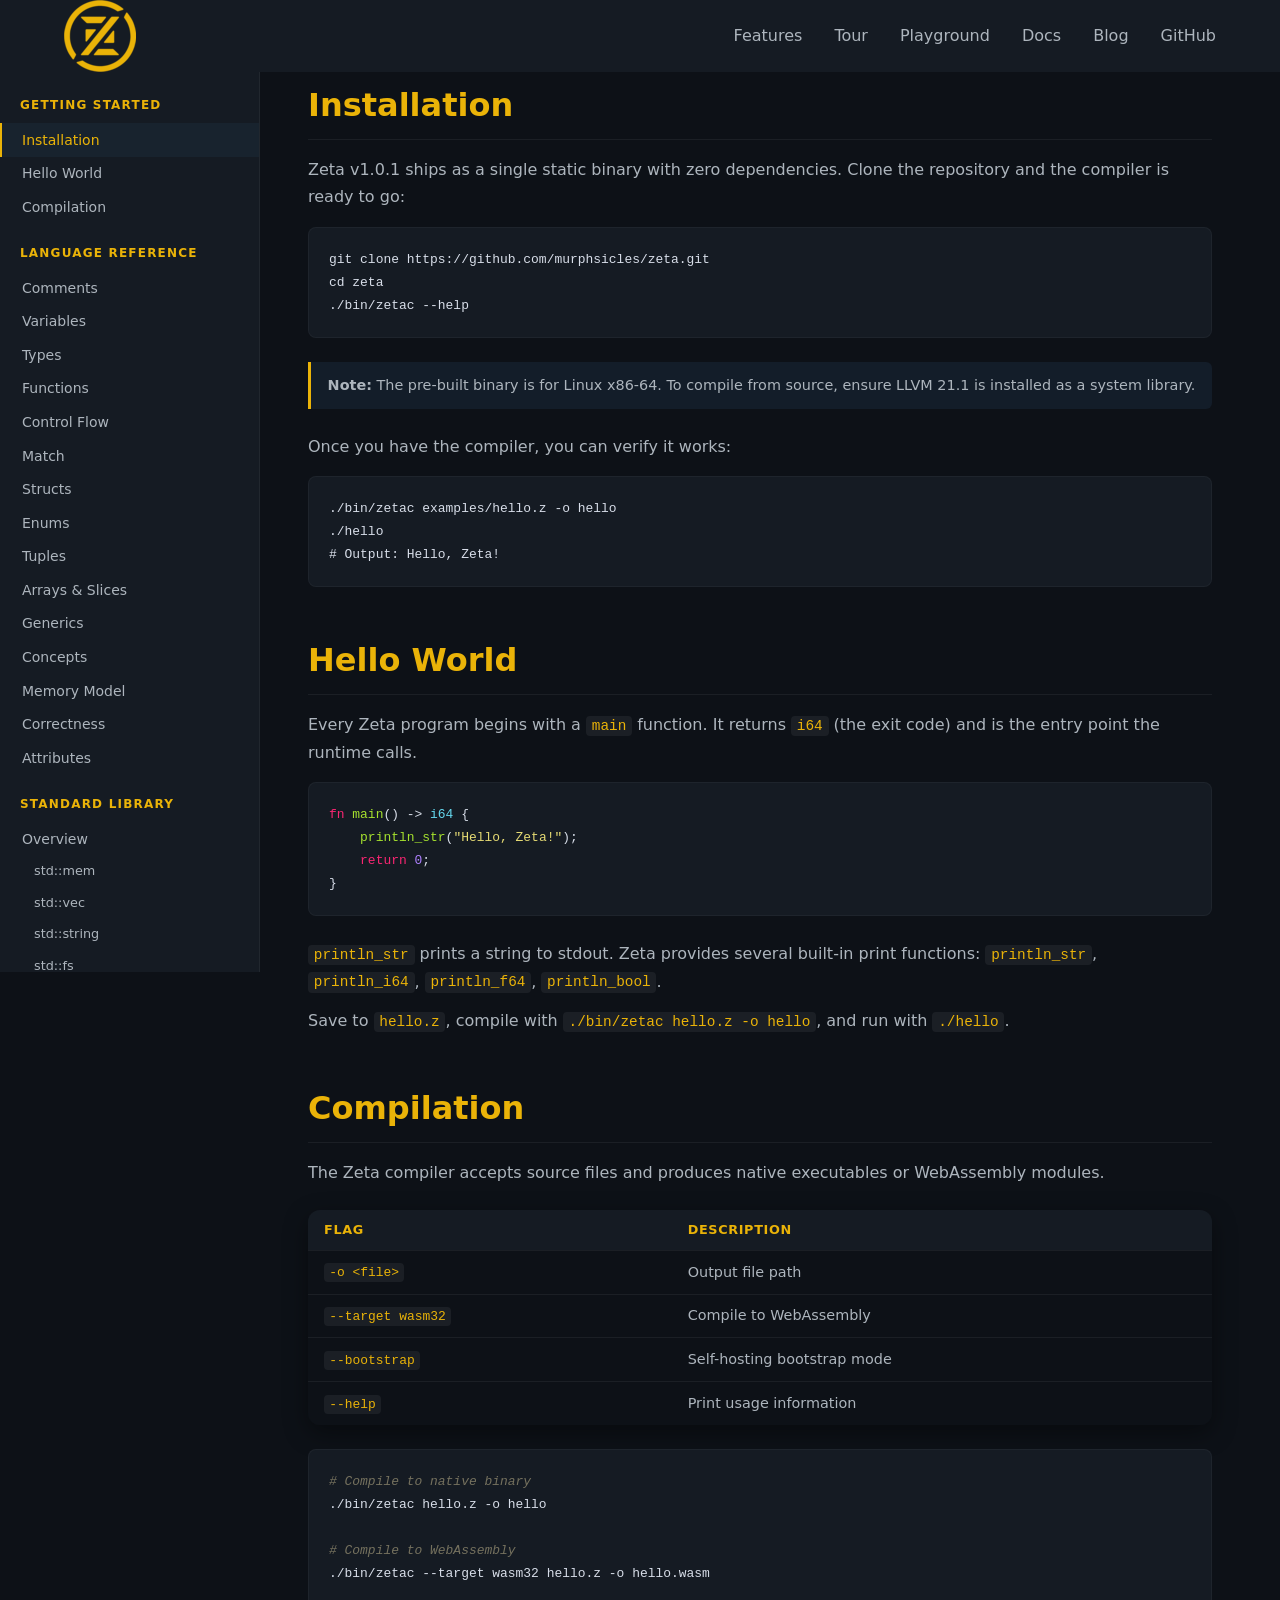
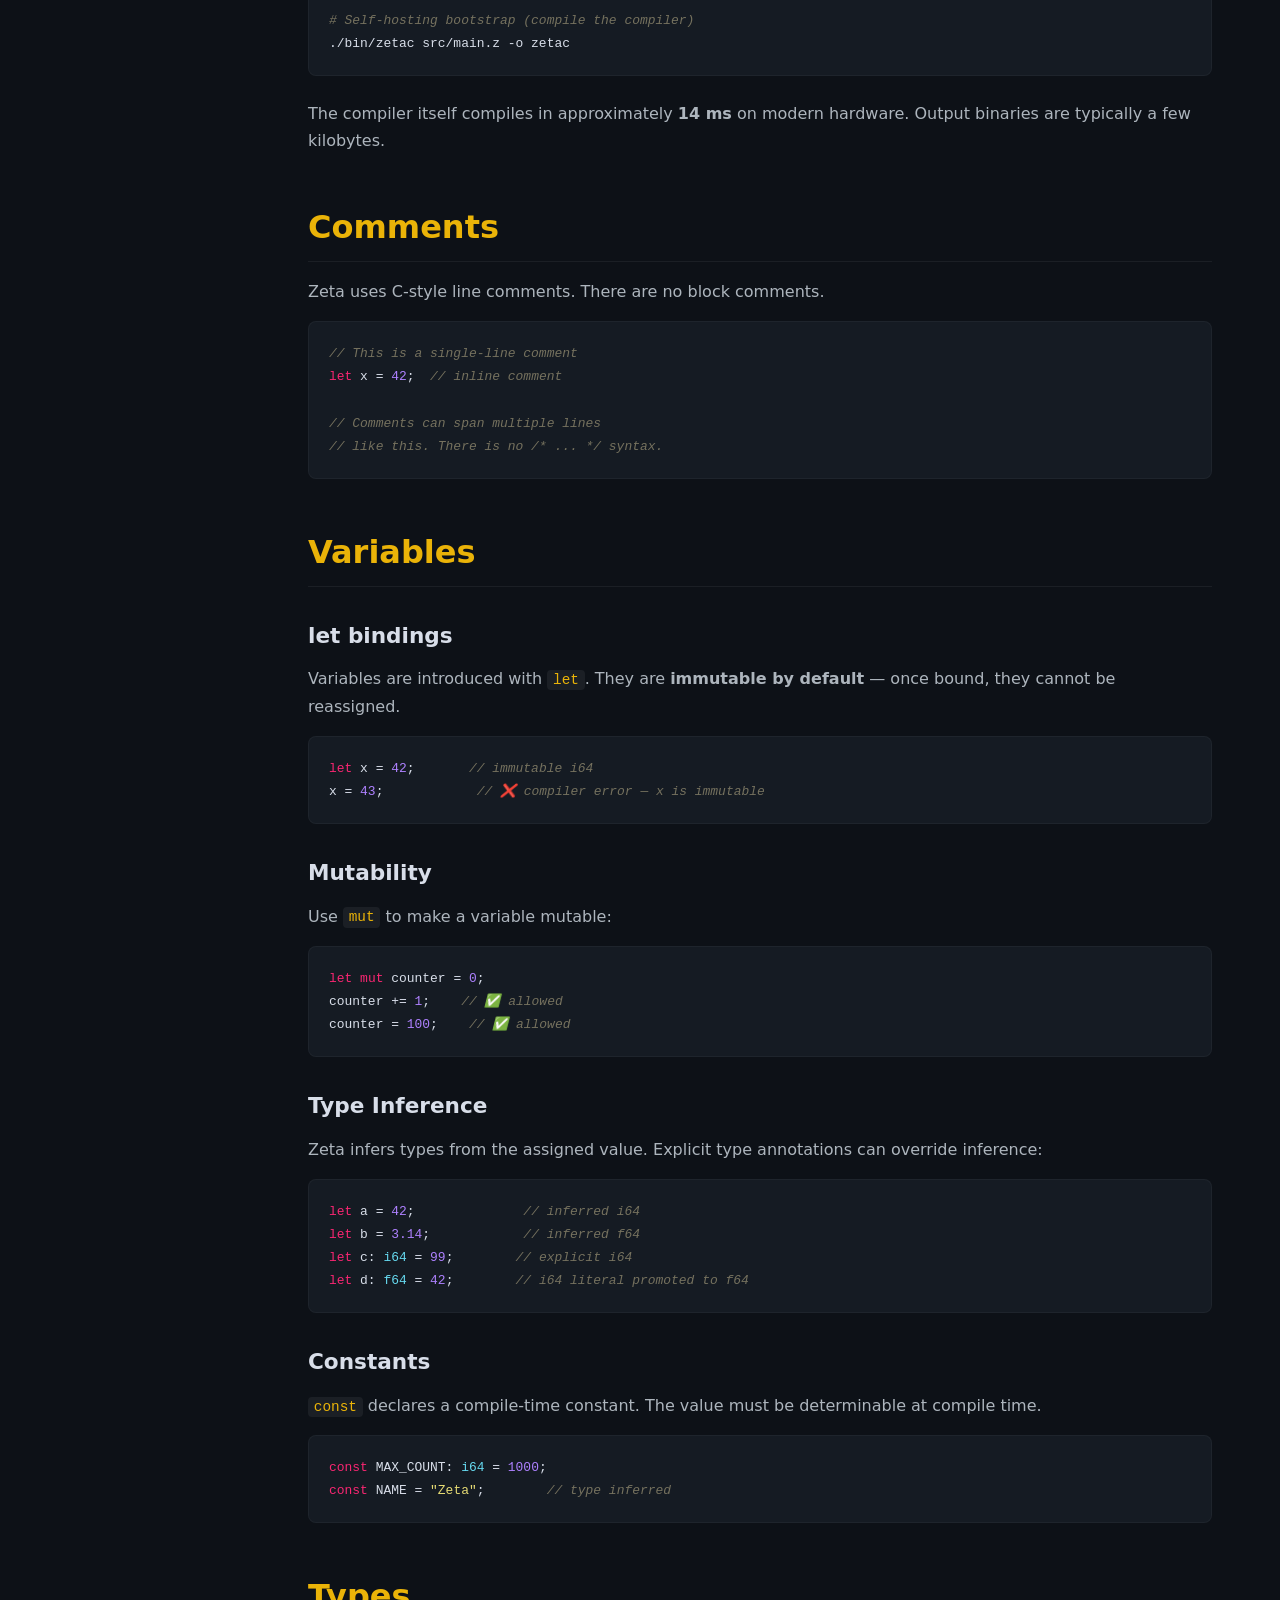
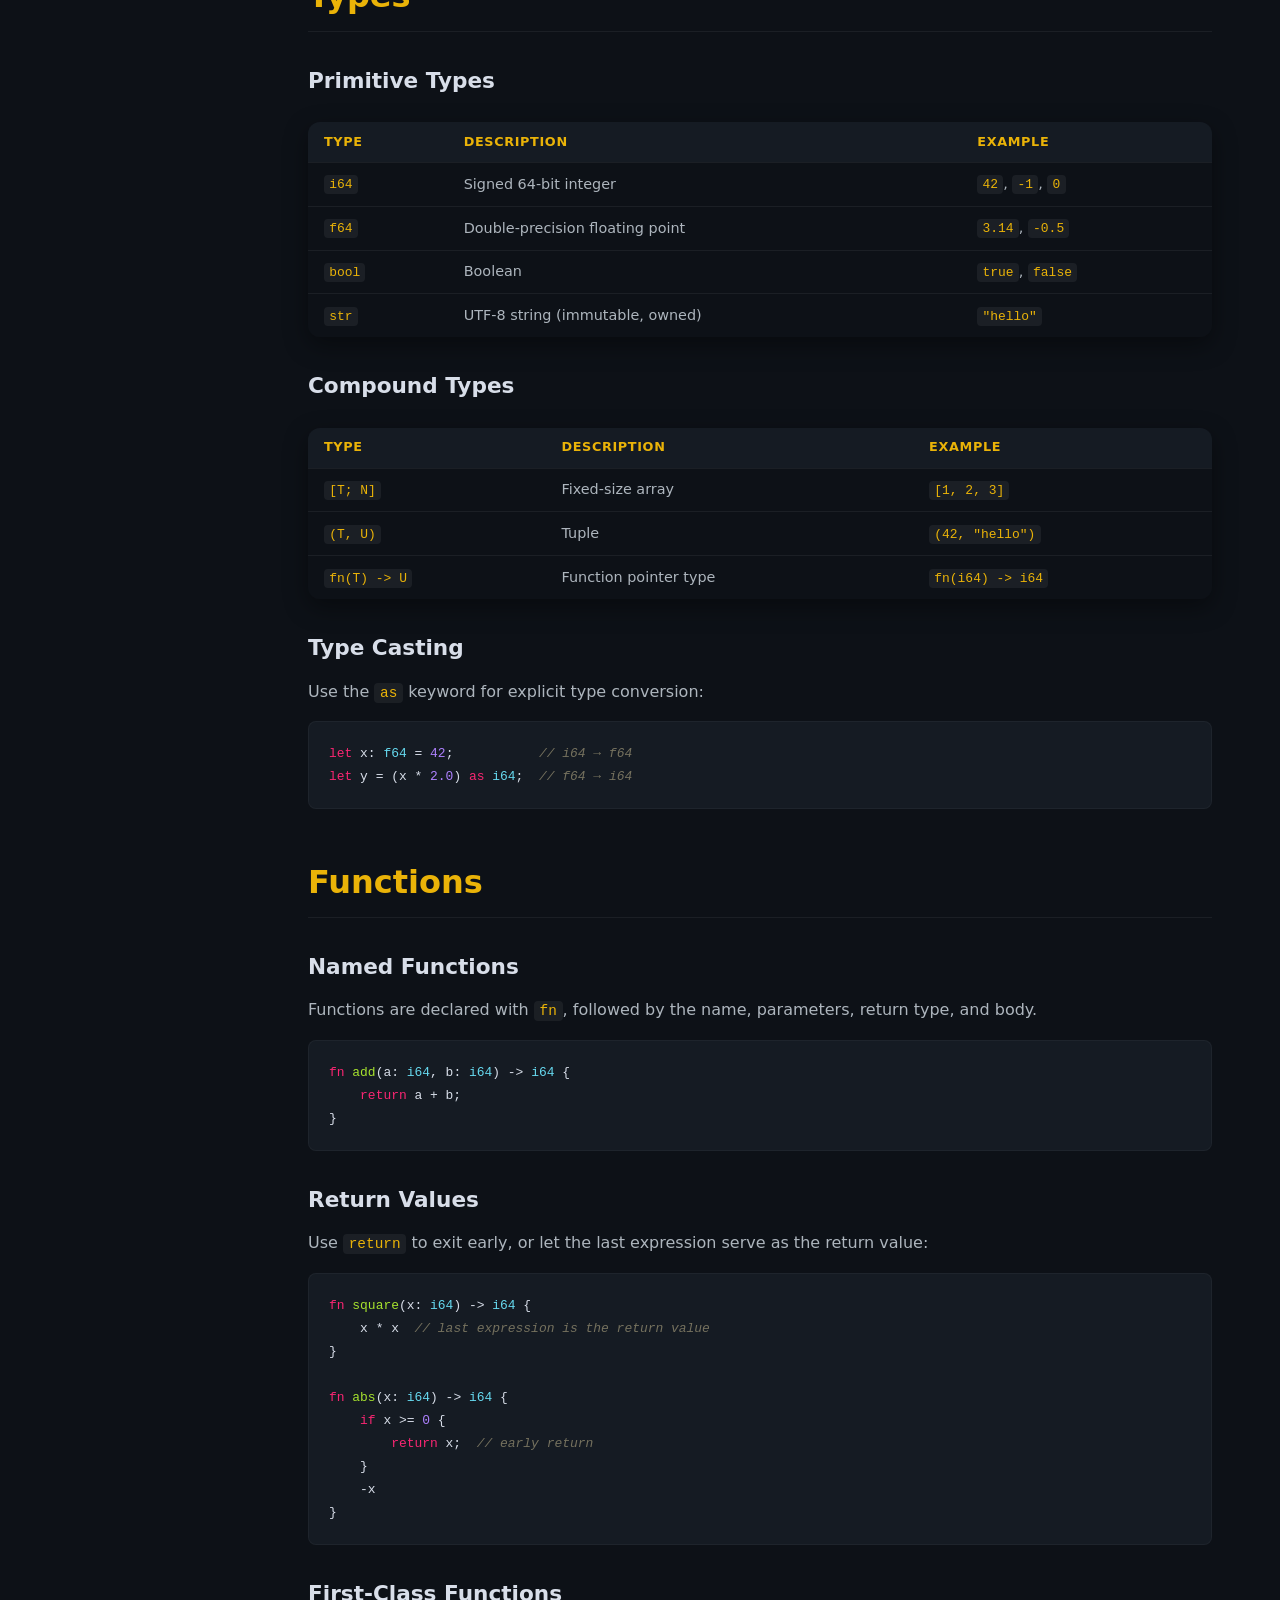
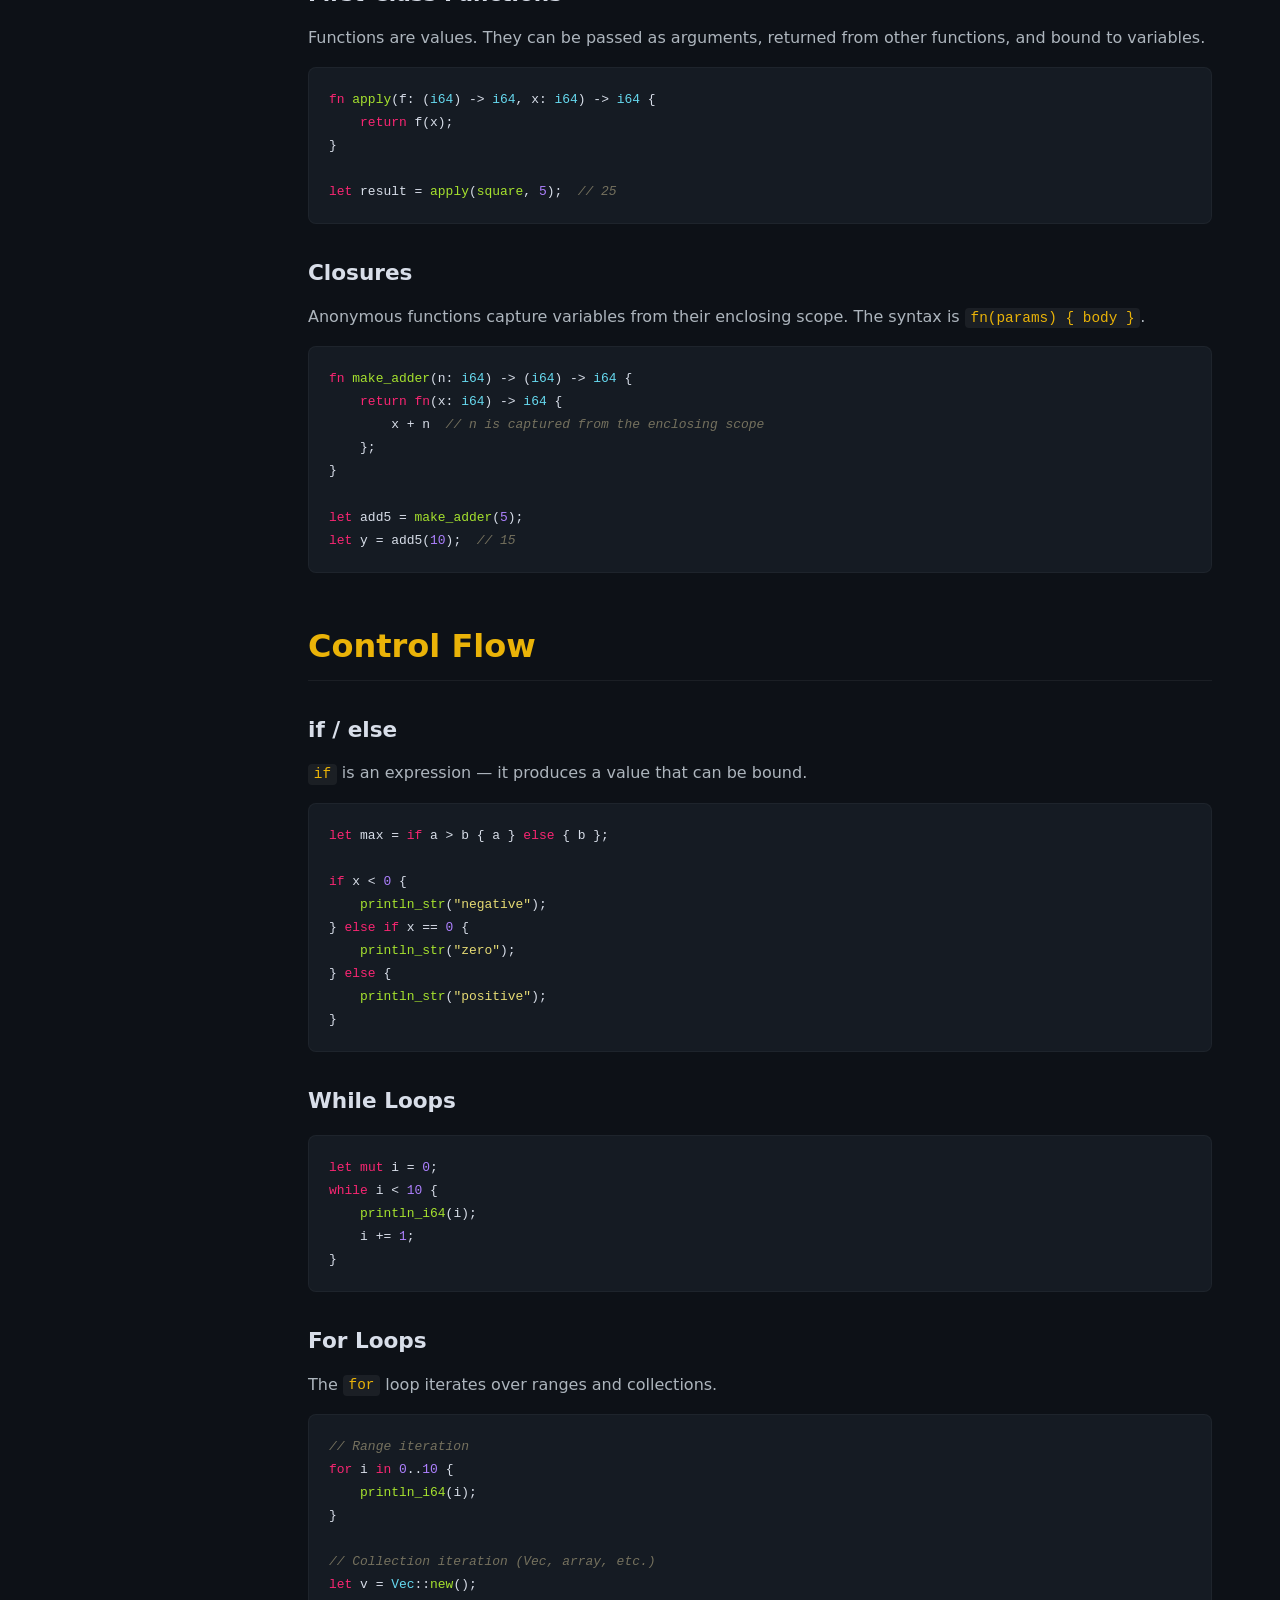
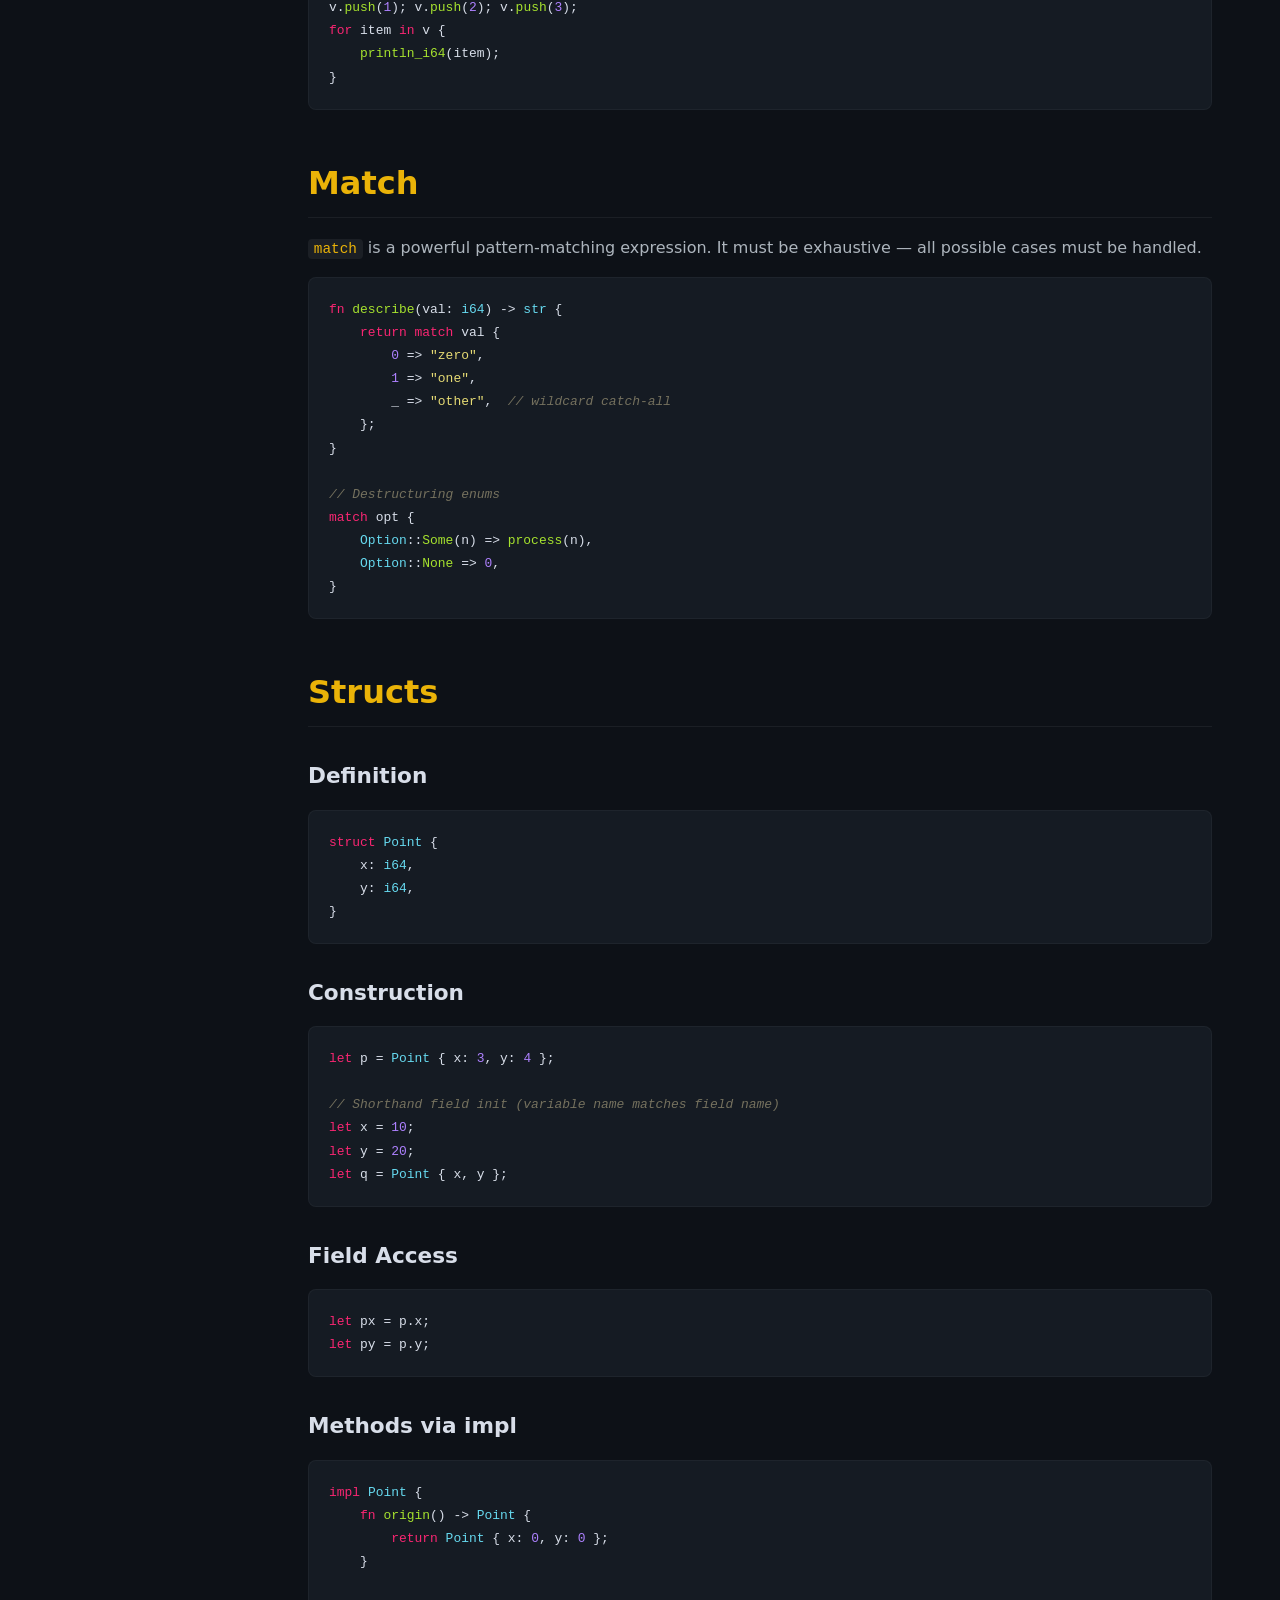
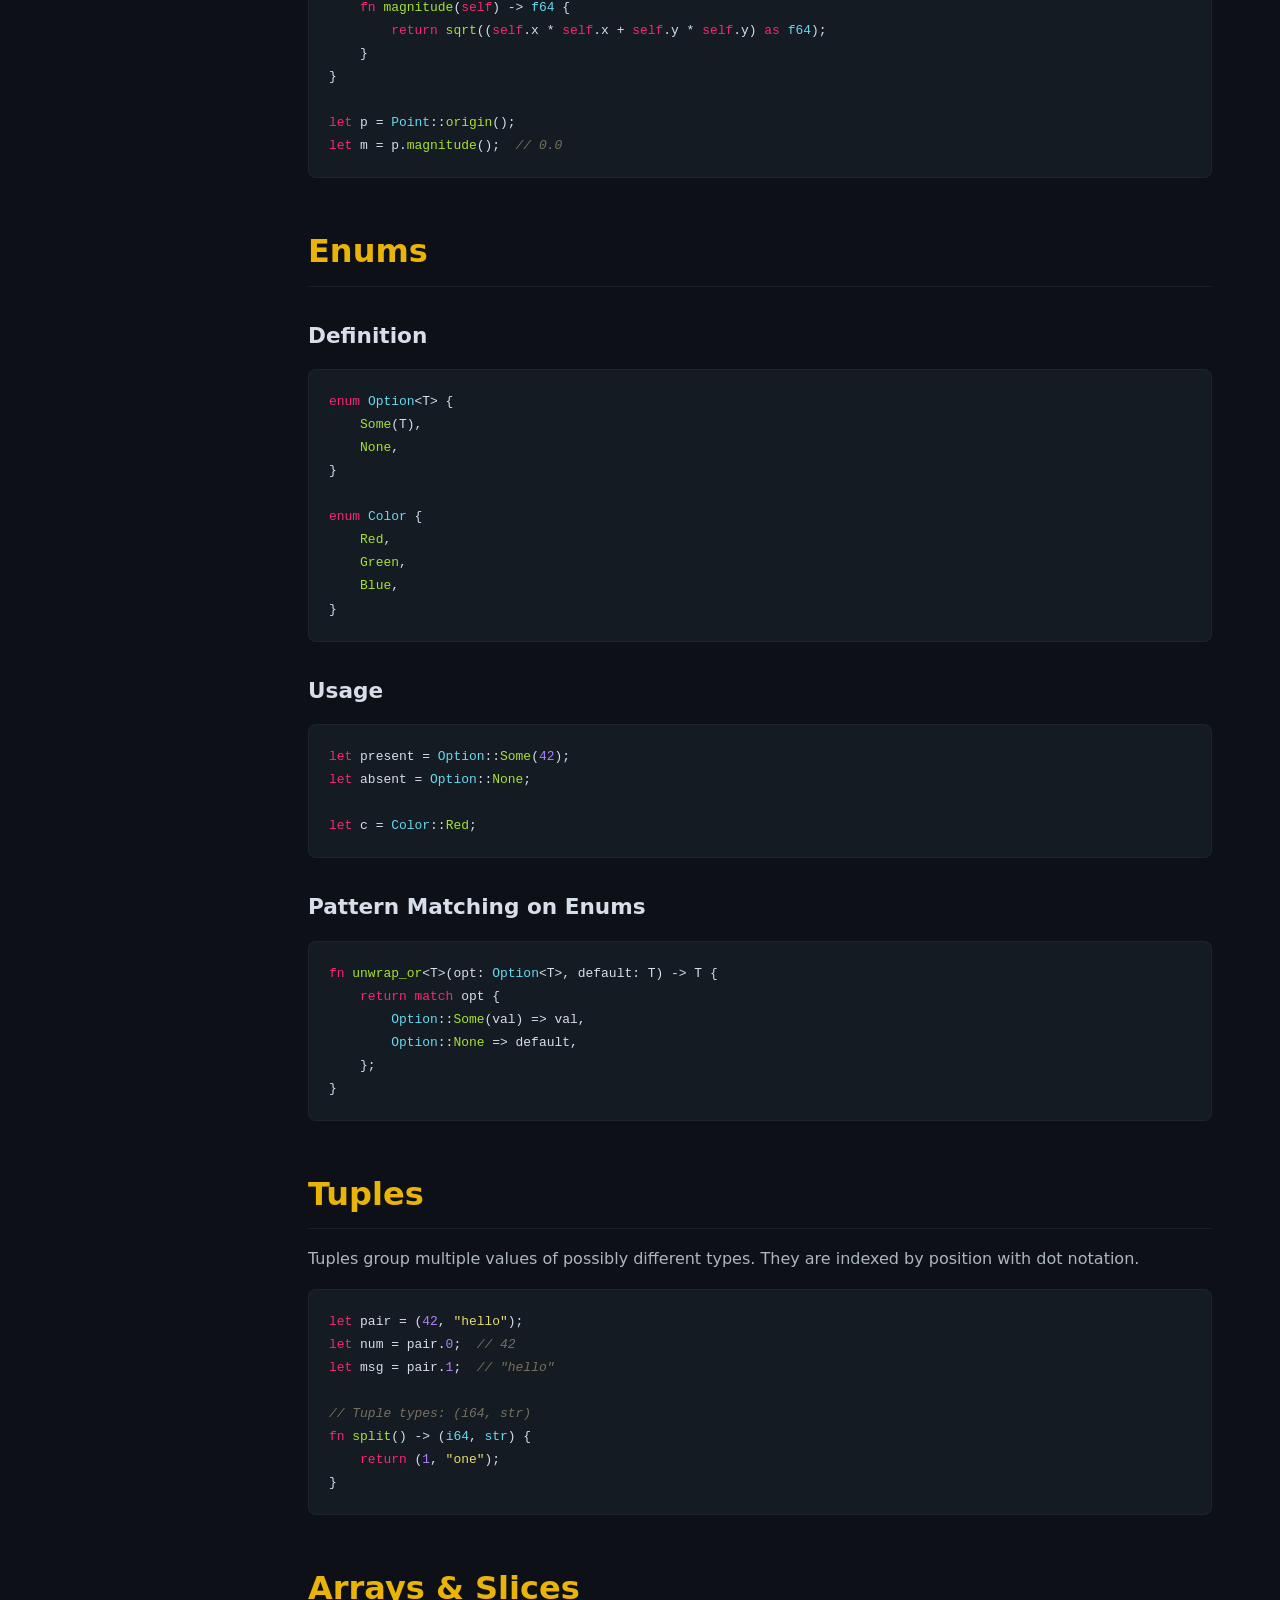
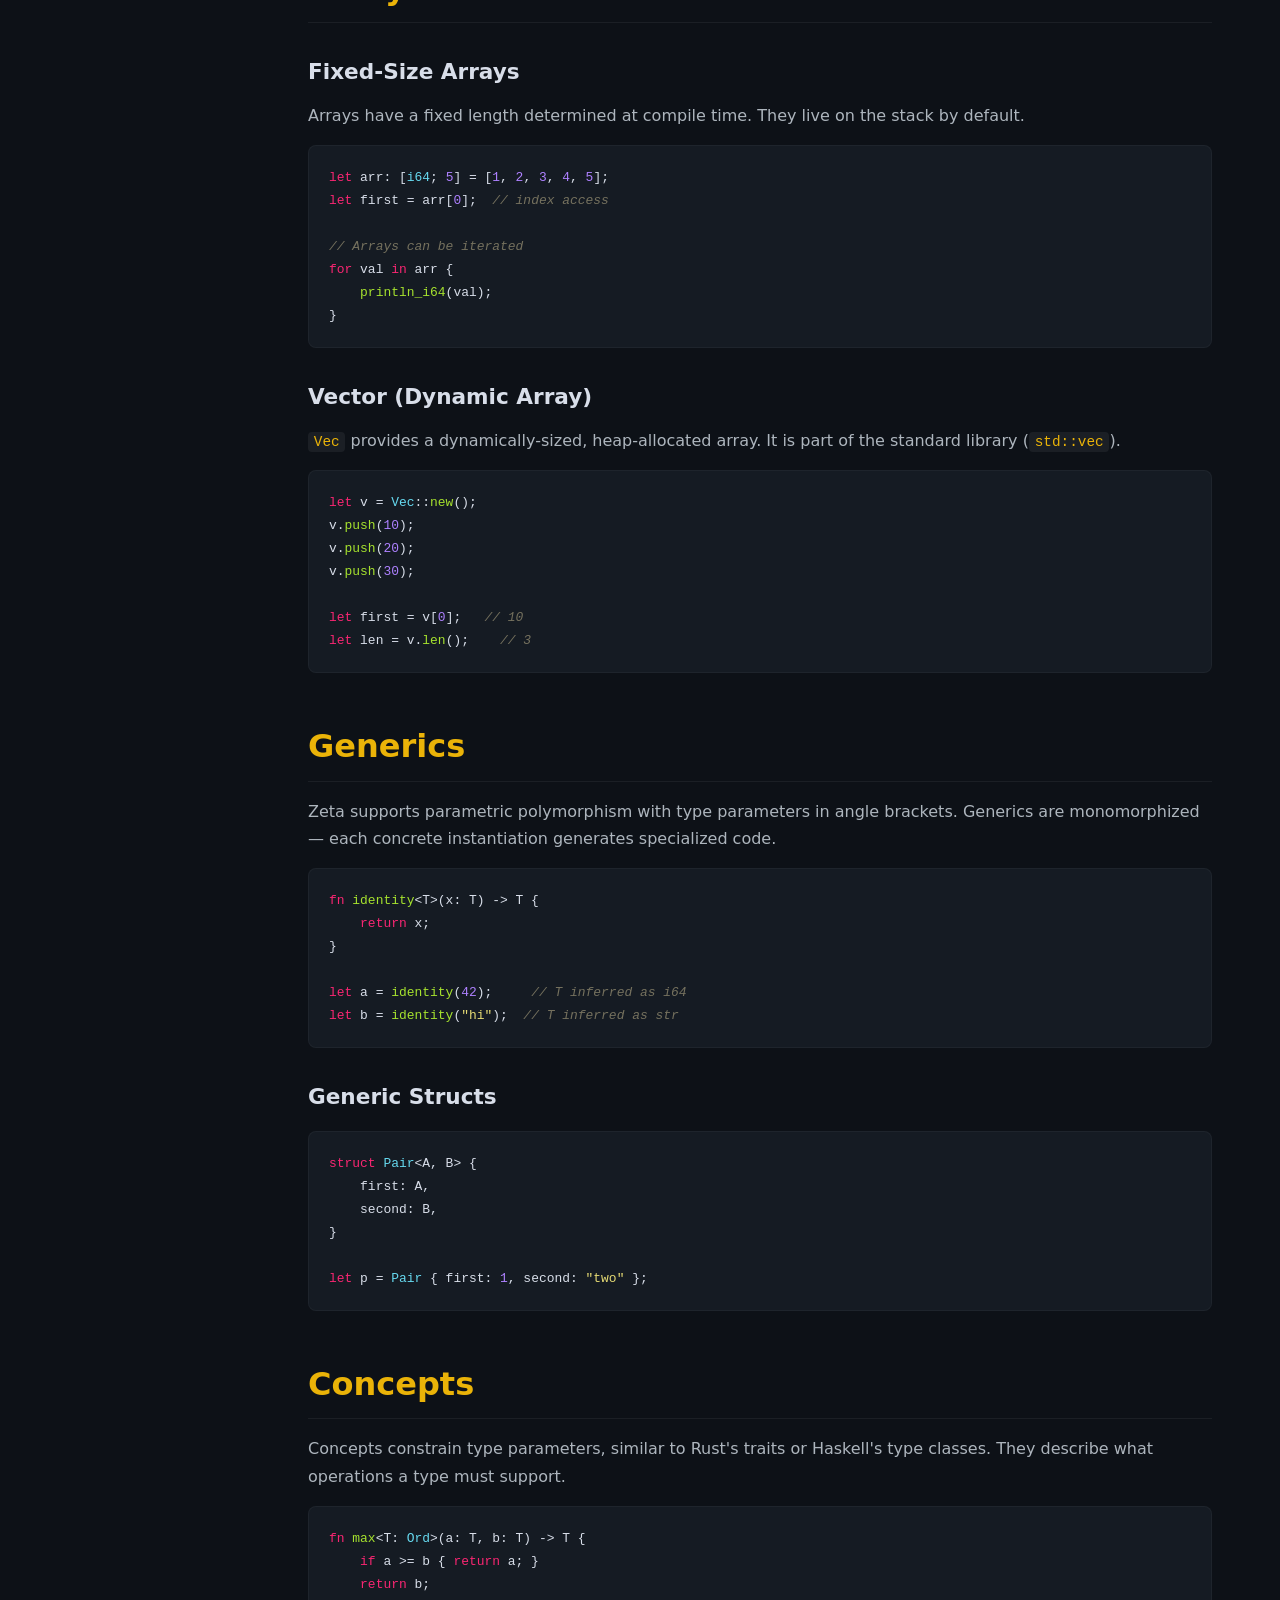
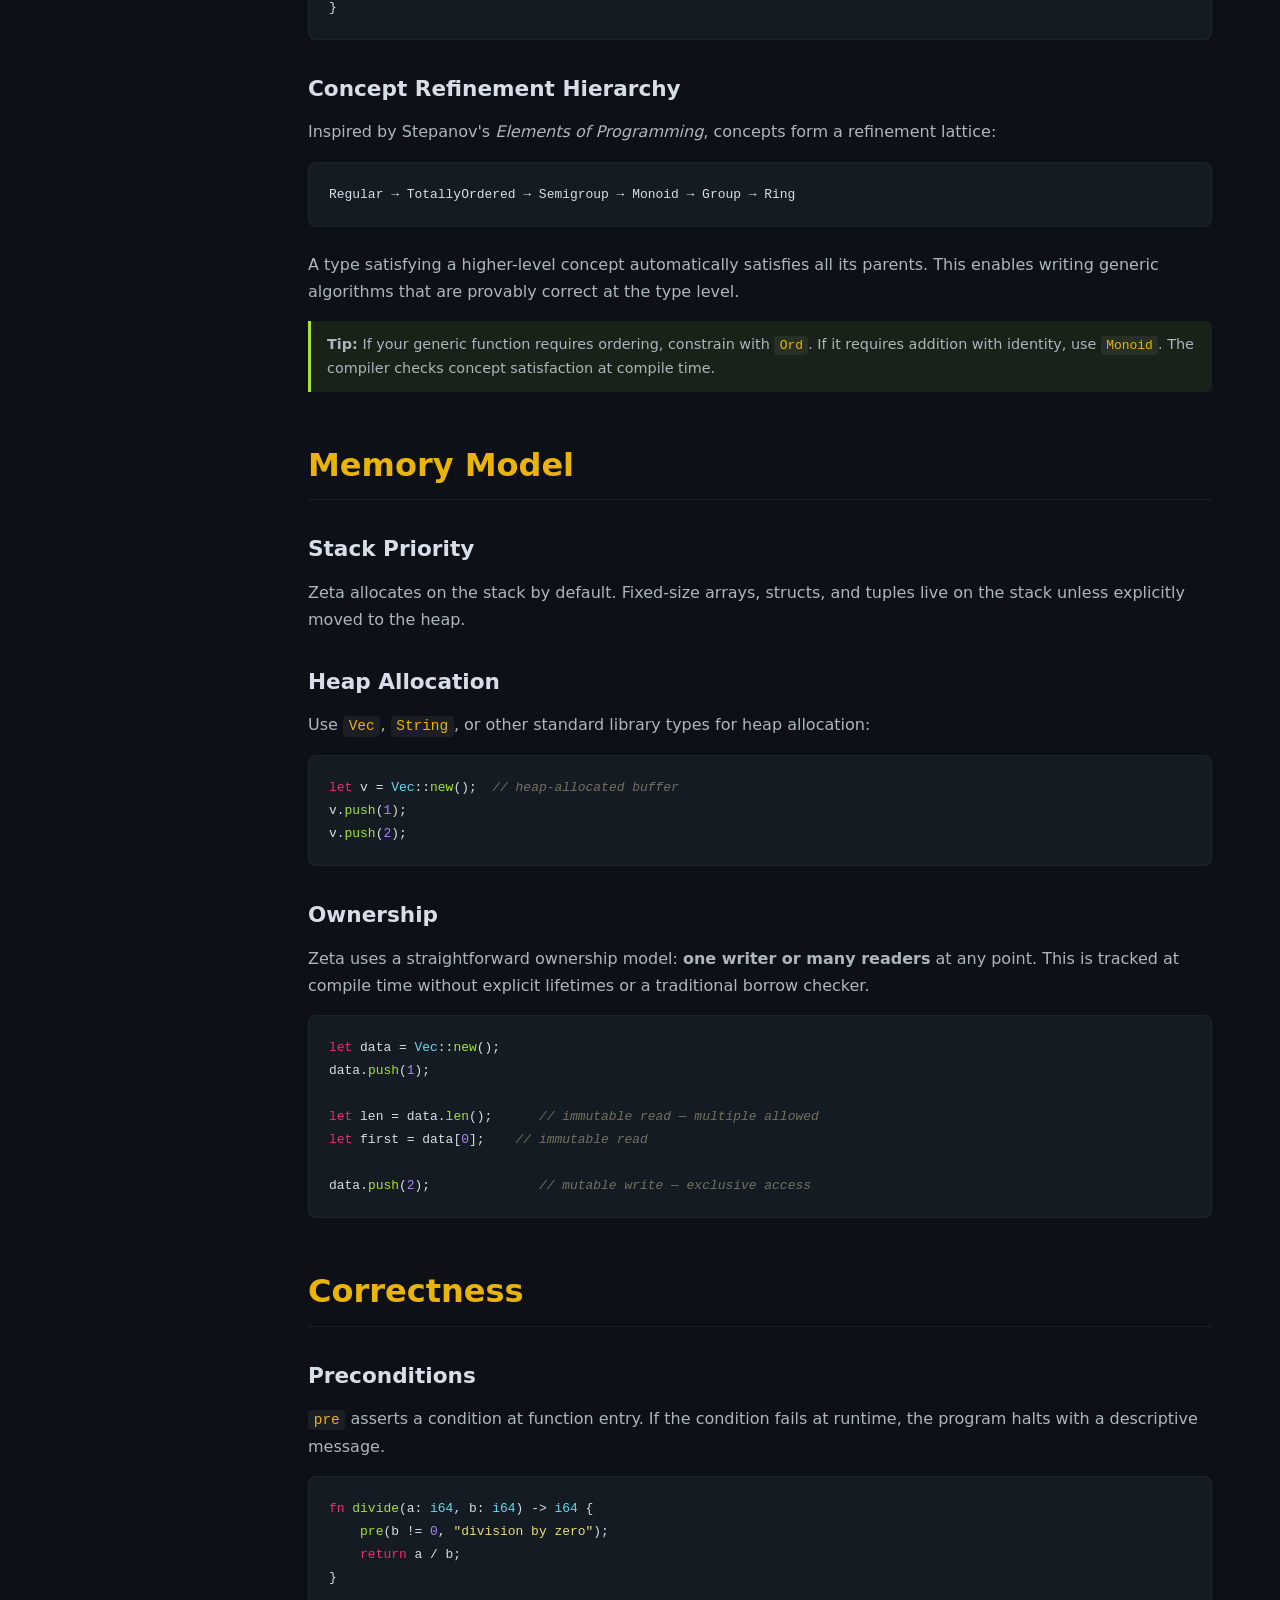
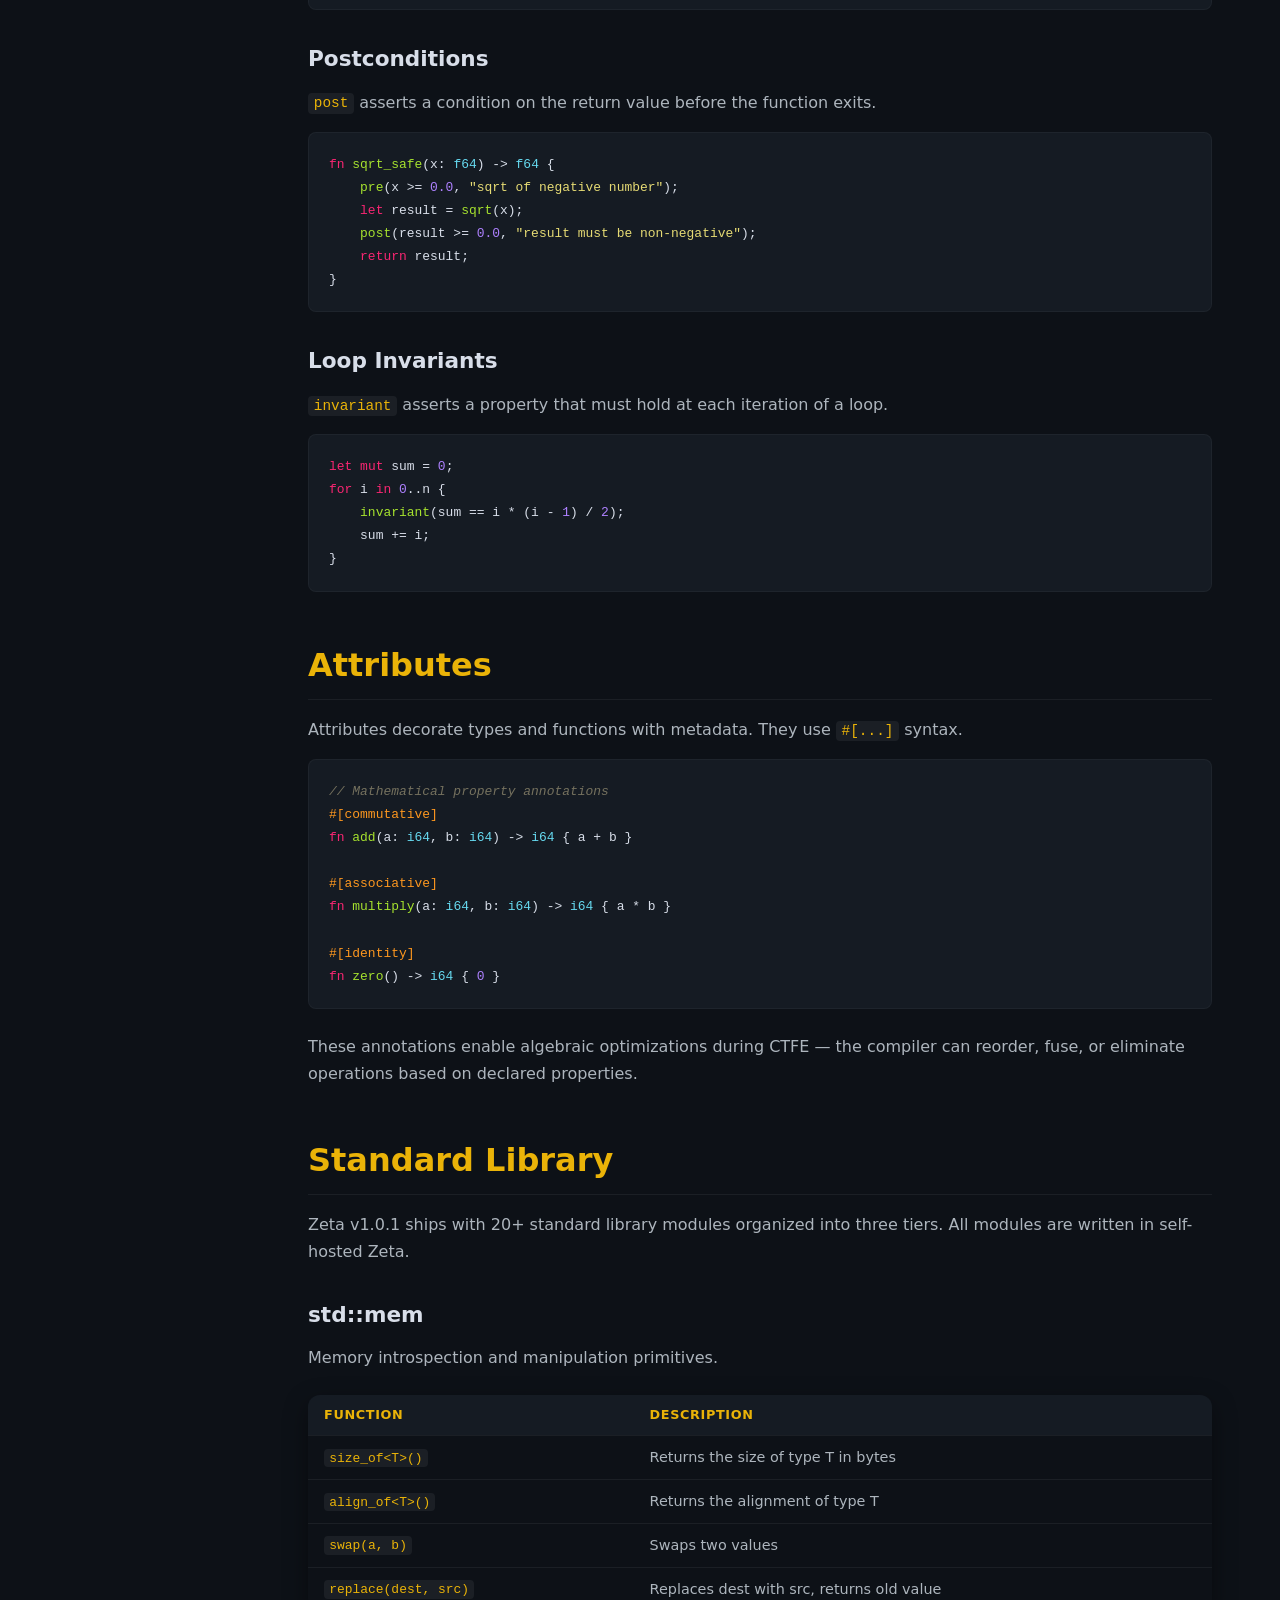
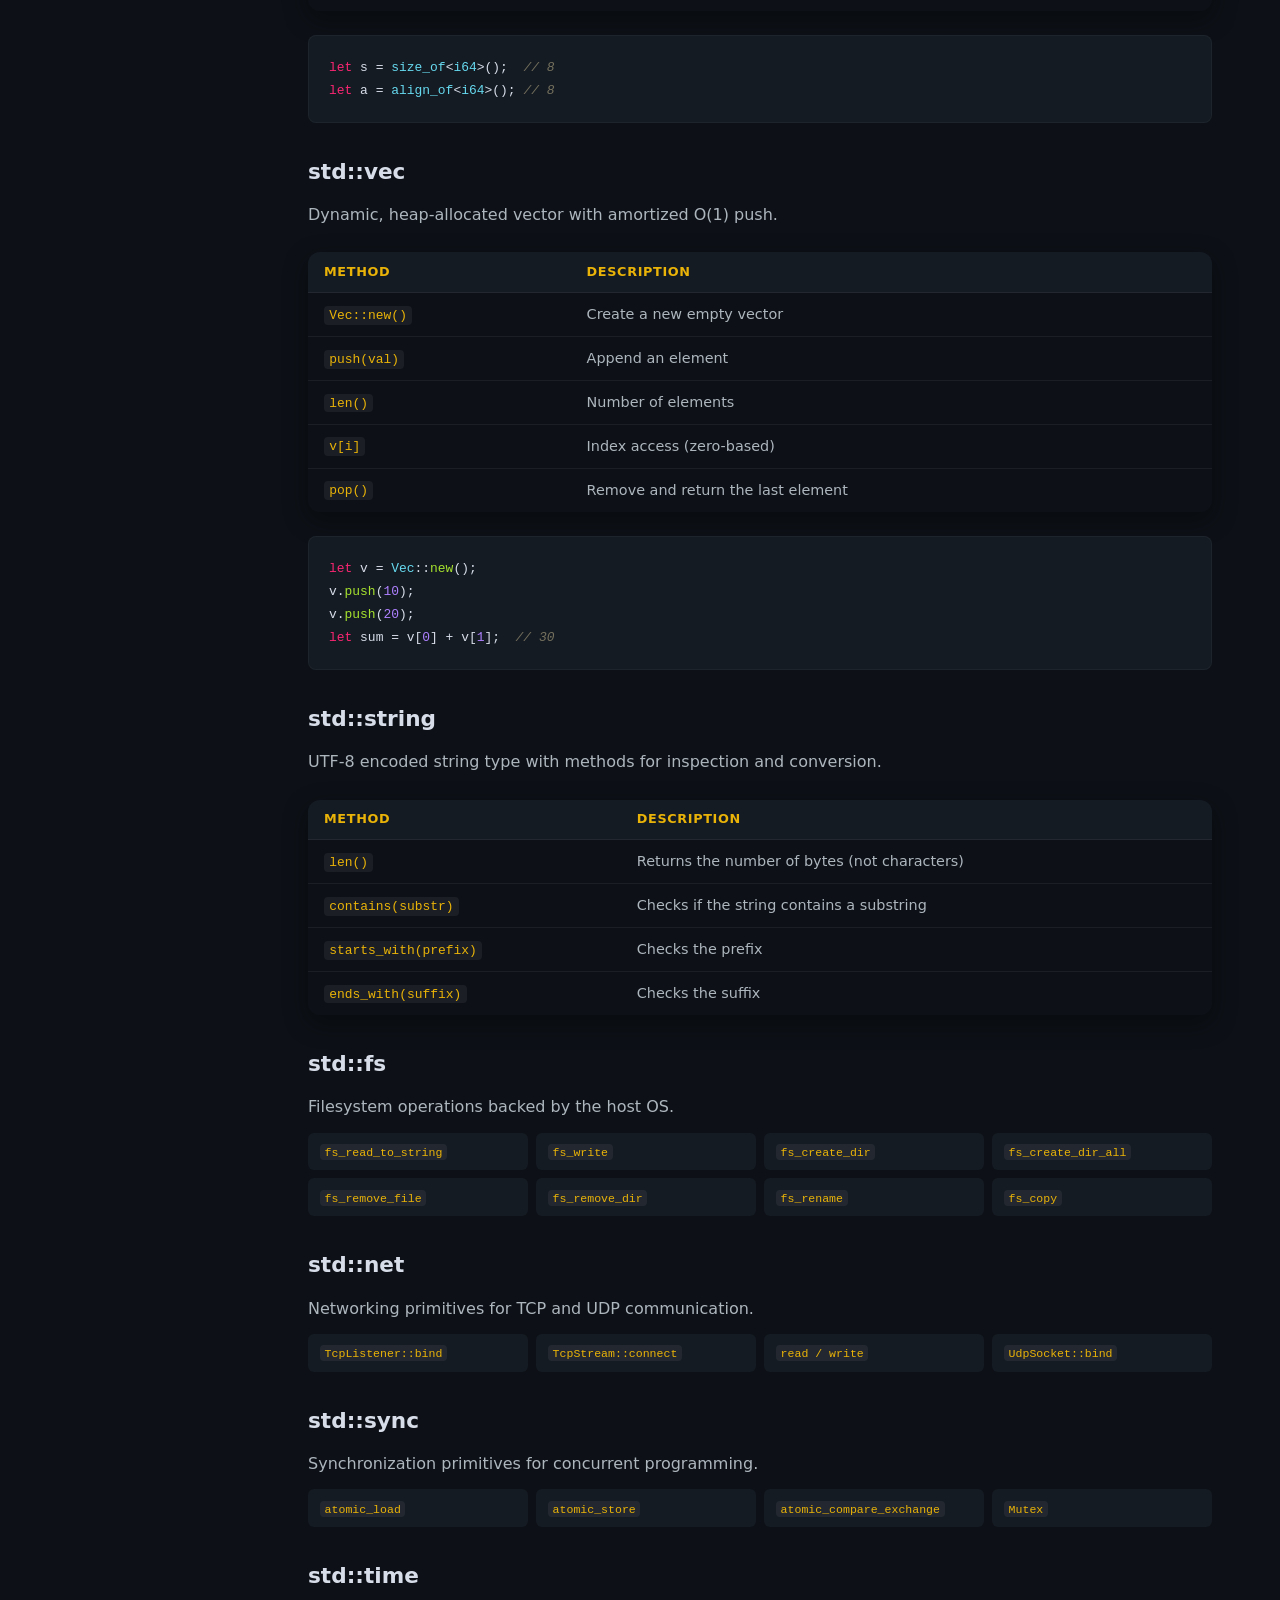
<file: docs.html>
<!-- docs.html -->
<!DOCTYPE html>
<html lang="en">
<head>
  <meta charset="UTF-8">
  <meta name="viewport" content="width=device-width, initial-scale=1.0">
  <meta name="description" content="Zeta v1.0.1 Documentation — comprehensive reference for syntax, types, functions, standard library, CTFE, WebAssembly, and more.">
  <meta name="keywords" content="zeta docs, zeta language reference, zeta syntax, zeta standard library, systems programming documentation">
  <meta property="og:title" content="Zeta v1.0.1 Documentation">
  <meta property="og:description" content="Complete reference for the Zeta programming language: types, functions, control flow, generics, standard library, comptime, WASM, and more.">
  <meta property="og:image" content="https://z-lang.org/assets/images/z256.png">
  <meta property="og:url" content="https://z-lang.org/docs.html">
  <meta property="og:type" content="website">
  <link rel="canonical" href="https://z-lang.org/docs.html">
  <title>Zeta v1.0.1 Documentation</title>
  <link rel="icon" href="assets/images/favicon.ico" type="image/x-icon">
  <link rel="stylesheet" href="assets/css/style.css">
  <style>
    :root {
      --sidebar-w: 260px;
    }
    body {
      margin: 0;
    }
    .docs-layout {
      display: flex;
      min-height: calc(100vh - 80px);
    }
    .docs-sidebar {
      position: sticky;
      top: 4.5rem;
      width: var(--sidebar-w);
      height: 100vh;
      overflow-y: auto;
      background: var(--surface);
      border-right: 1px solid rgba(255,255,255,0.05);
      padding: 1.5rem 0;
      flex-shrink: 0;
      z-index: 10;
    }
    .docs-sidebar::-webkit-scrollbar {
      width: 4px;
    }
    .docs-sidebar::-webkit-scrollbar-track {
      background: transparent;
    }
    .docs-sidebar::-webkit-scrollbar-thumb {
      background: rgba(255,255,255,0.1);
      border-radius: 4px;
    }
    .docs-sidebar h3 {
      color: var(--accent);
      font-size: 0.75rem;
      text-transform: uppercase;
      letter-spacing: 0.1em;
      padding: 0 1.25rem;
      margin: 1.25rem 0 0.5rem;
    }
    .docs-sidebar h3:first-child {
      margin-top: 0;
    }
    .docs-sidebar a {
      display: block;
      padding: 0.35rem 1.25rem;
      color: var(--muted, #8b949e);
      font-size: 0.875rem;
      text-decoration: none;
      transition: color 0.15s, background 0.15s;
      border-left: 2px solid transparent;
    }
    .docs-sidebar a:hover,
    .docs-sidebar a:focus,
    .docs-sidebar a.active {
      color: var(--accent);
      background: rgba(88,166,255,0.05);
      border-left-color: var(--accent);
    }
    .docs-sidebar a.sub {
      padding-left: 2rem;
      font-size: 0.8rem;
    }
    .docs-main {
      flex: 1;
      min-width: 0;
      padding: 5rem 3rem 4rem;
      max-width: 1000px;
    }
    .docs-main h2 {
      color: var(--accent);
      font-size: 2rem;
      margin: 3rem 0 1rem;
      padding-bottom: 0.5rem;
      border-bottom: 1px solid rgba(255,255,255,0.06);
      scroll-margin-top: 5.5rem;
    }
    .docs-main h2:first-of-type {
      margin-top: 0;
    }
    .docs-main h3 {
      color: var(--text, #e6edf3);
      font-size: 1.35rem;
      margin: 2rem 0 0.75rem;
      scroll-margin-top: 5.5rem;
    }
    .docs-main h4 {
      color: var(--text, #e6edf3);
      font-size: 1.1rem;
      margin: 1.5rem 0 0.5rem;
    }
    .docs-main p, .docs-main li {
      color: var(--muted, #8b949e);
      font-size: 1rem;
      line-height: 1.7;
      margin-bottom: 0.75rem;
    }
    .docs-main ul, .docs-main ol {
      padding-left: 1.5rem;
      margin-bottom: 1rem;
      color: var(--muted, #8b949e);
    }
    .docs-main li {
      margin-bottom: 0.4rem;
    }
    .docs-main code {
      background: rgba(255,255,255,0.06);
      padding: 0.15em 0.4em;
      border-radius: 4px;
      font-size: 0.9em;
      color: var(--accent);
    }
    .docs-main pre {
      background: var(--surface) !important;
      padding: 1.25rem;
      border-radius: 8px;
      overflow-x: auto;
      font-size: 0.9rem;
      line-height: 1.6;
      margin: 1rem 0 1.5rem;
      border: 1px solid rgba(255,255,255,0.04);
    }
    .docs-main pre code {
      background: none;
      padding: 0;
      color: var(--text, #e6edf3);
    }
    .docs-main .keyword { color: #F92672; }
    .docs-main .function { color: #A6E22E; }
    .docs-main .type { color: #66D9EF; }
    .docs-main .string { color: #E6DB74; }
    .docs-main .number { color: #AE81FF; }
    .docs-main .comment { color: #75715E; font-style: italic; }
    .docs-main .builtin { color: #FD971F; }
    .docs-main .macro { color: #66D9EF; }
    .docs-main table {
      width: 100%;
      border-collapse: collapse;
      margin: 1.5rem 0;
      font-size: 0.9rem;
    }
    .docs-main th, .docs-main td {
      text-align: left;
      padding: 0.6rem 1rem;
      border-bottom: 1px solid rgba(255,255,255,0.06);
    }
    .docs-main th {
      color: var(--accent);
      font-weight: 600;
      font-size: 0.8rem;
      text-transform: uppercase;
      letter-spacing: 0.05em;
    }
    .docs-main td {
      color: var(--muted, #8b949e);
    }
    .docs-main blockquote {
      border-left: 3px solid var(--accent);
      padding-left: 1.25rem;
      margin: 1.5rem 0;
      color: var(--muted, #8b949e);
      font-style: italic;
    }
    .docs-main .note {
      background: rgba(88,166,255,0.08);
      border-left: 3px solid var(--accent);
      padding: 0.75rem 1rem;
      border-radius: 0 6px 6px 0;
      margin: 1rem 0 1.5rem;
      font-size: 0.9rem;
      color: var(--muted, #8b949e);
    }
    .docs-main .tip {
      background: rgba(166,226,46,0.08);
      border-left: 3px solid #A6E22E;
      padding: 0.75rem 1rem;
      border-radius: 0 6px 6px 0;
      margin: 1rem 0 1.5rem;
      font-size: 0.9rem;
      color: var(--muted, #8b949e);
    }
    .method-list {
      display: grid;
      grid-template-columns: repeat(auto-fill, minmax(200px, 1fr));
      gap: 0.5rem;
      margin: 0.75rem 0 1.25rem;
    }
    .method-item {
      background: var(--surface);
      padding: 0.5rem 0.75rem;
      border-radius: 6px;
      font-size: 0.85rem;
    }
    .method-item code {
      font-size: 0.85em;
    }

    @media (max-width: 768px) {
      .docs-sidebar { display: none; }
      .docs-main { padding: 1.5rem; }
    }
  </style>
</head>
<body>
  <header>
    <div class="container">
      <a href="/" class="logo">
        <img src="assets/images/z72.png" alt="Zeta Logo" width="72" height="72">
      </a>
      <button class="menu-toggle" id="menuToggle" aria-label="Toggle menu">
        <span></span>
        <span></span>
        <span></span>
      </button>
      <nav id="navMenu">
        <a href="index.html#features">Features</a>
        <a href="tour.html">Tour</a>
        <a href="play.html">Playground</a>
        <a href="docs.html">Docs</a>
        <a href="blog.html">Blog</a>
        <a href="https://github.com/murphsicles/zeta" target="_blank">GitHub</a>
      </nav>
    </div>
  </header>
  <div class="docs-layout">
    <aside class="docs-sidebar">
      <h3>Getting Started</h3>
      <a href="#install">Installation</a>
      <a href="#hello-world">Hello World</a>
      <a href="#compile">Compilation</a>

      <h3>Language Reference</h3>
      <a href="#comments">Comments</a>
      <a href="#variables">Variables</a>
      <a href="#types">Types</a>
      <a href="#functions">Functions</a>
      <a href="#control-flow">Control Flow</a>
      <a href="#match">Match</a>
      <a href="#structs">Structs</a>
      <a href="#enums">Enums</a>
      <a href="#tuples">Tuples</a>
      <a href="#arrays">Arrays &amp; Slices</a>
      <a href="#generics">Generics</a>
      <a href="#concepts">Concepts</a>
      <a href="#memory">Memory Model</a>
      <a href="#correctness">Correctness</a>
      <a href="#attributes">Attributes</a>

      <h3>Standard Library</h3>
      <a href="#stdlib-overview">Overview</a>
      <a href="#stdlib-mem" class="sub">std::mem</a>
      <a href="#stdlib-vec" class="sub">std::vec</a>
      <a href="#stdlib-string" class="sub">std::string</a>
      <a href="#stdlib-fs" class="sub">std::fs</a>
      <a href="#stdlib-net" class="sub">std::net</a>
      <a href="#stdlib-sync" class="sub">std::sync</a>
      <a href="#stdlib-time" class="sub">std::time</a>
      <a href="#stdlib-iter" class="sub">std::iter</a>

      <h3>Advanced</h3>
      <a href="#comptime">CTFE</a>
      <a href="#wasm">WebAssembly</a>
      <a href="#simd">SIMD</a>
      <a href="#actors">Actors</a>
      <a href="#ffi">FFI</a>
      <a href="#sieve">Murphy's Sieve</a>
      <a href="#pipeline">Compiler Pipeline</a>
      <a href="#errors">Error Codes</a>
    </aside>

    <main class="docs-main">
      <h2 id="install">Installation</h2>
      <p>
        Zeta v1.0.1 ships as a single static binary with zero dependencies. Clone the repository and the compiler is ready to go:
      </p>
      <pre><code>git clone https://github.com/murphsicles/zeta.git
cd zeta
./bin/zetac --help</code></pre>
      <div class="note">
        <strong>Note:</strong> The pre-built binary is for Linux x86-64. To compile from source, ensure LLVM 21.1 is installed as a system library.
      </div>
      <p>
        Once you have the compiler, you can verify it works:
      </p>
      <pre><code>./bin/zetac examples/hello.z -o hello
./hello
# Output: Hello, Zeta!</code></pre>

      <!-- ─── Hello World ─── -->
      <h2 id="hello-world">Hello World</h2>
      <p>
        Every Zeta program begins with a <code>main</code> function. It returns <code>i64</code> (the exit code) and is the entry point the runtime calls.
      </p>
      <pre><code><span class="keyword">fn</span> <span class="function">main</span>() -> <span class="type">i64</span> {
    <span class="function">println_str</span>(<span class="string">"Hello, Zeta!"</span>);
    <span class="keyword">return</span> <span class="number">0</span>;
}</code></pre>
      <p>
        <code>println_str</code> prints a string to stdout. Zeta provides several built-in print functions: <code>println_str</code>, <code>println_i64</code>, <code>println_f64</code>, <code>println_bool</code>.
      </p>
      <p>
        Save to <code>hello.z</code>, compile with <code>./bin/zetac hello.z -o hello</code>, and run with <code>./hello</code>.
      </p>

      <!-- ─── Compilation ─── -->
      <h2 id="compile">Compilation</h2>
      <p>
        The Zeta compiler accepts source files and produces native executables or WebAssembly modules.
      </p>
      <table>
        <thead>
          <tr><th>Flag</th><th>Description</th></tr>
        </thead>
        <tbody>
          <tr><td><code>-o &lt;file&gt;</code></td><td>Output file path</td></tr>
          <tr><td><code>--target wasm32</code></td><td>Compile to WebAssembly</td></tr>
          <tr><td><code>--bootstrap</code></td><td>Self-hosting bootstrap mode</td></tr>
          <tr><td><code>--help</code></td><td>Print usage information</td></tr>
        </tbody>
      </table>
      <pre><code><span class="comment"># Compile to native binary</span>
./bin/zetac hello.z -o hello

<span class="comment"># Compile to WebAssembly</span>
./bin/zetac --target wasm32 hello.z -o hello.wasm

<span class="comment"># Self-hosting bootstrap (compile the compiler)</span>
./bin/zetac src/main.z -o zetac</code></pre>
      <p>
        The compiler itself compiles in approximately <strong>14 ms</strong> on modern hardware. Output binaries are typically a few kilobytes.
      </p>

      <!-- ─── Comments ─── -->
      <h2 id="comments">Comments</h2>
      <p>
        Zeta uses C-style line comments. There are no block comments.
      </p>
      <pre><code><span class="comment">// This is a single-line comment</span>
<span class="keyword">let</span> x = <span class="number">42</span>;  <span class="comment">// inline comment</span>

<span class="comment">// Comments can span multiple lines</span>
<span class="comment">// like this. There is no /* ... */ syntax.</span></code></pre>

      <!-- ─── Variables ─── -->
      <h2 id="variables">Variables</h2>

      <h3>let bindings</h3>
      <p>
        Variables are introduced with <code>let</code>. They are <strong>immutable by default</strong> — once bound, they cannot be reassigned.
      </p>
      <pre><code><span class="keyword">let</span> x = <span class="number">42</span>;       <span class="comment">// immutable i64</span>
x = <span class="number">43</span>;            <span class="comment">// ❌ compiler error — x is immutable</span></code></pre>

      <h3>Mutability</h3>
      <p>
        Use <code>mut</code> to make a variable mutable:
      </p>
      <pre><code><span class="keyword">let</span> <span class="keyword">mut</span> counter = <span class="number">0</span>;
counter += <span class="number">1</span>;    <span class="comment">// ✅ allowed</span>
counter = <span class="number">100</span>;    <span class="comment">// ✅ allowed</span></code></pre>

      <h3>Type Inference</h3>
      <p>
        Zeta infers types from the assigned value. Explicit type annotations can override inference:
      </p>
      <pre><code><span class="keyword">let</span> a = <span class="number">42</span>;              <span class="comment">// inferred i64</span>
<span class="keyword">let</span> b = <span class="number">3.14</span>;            <span class="comment">// inferred f64</span>
<span class="keyword">let</span> c: <span class="type">i64</span> = <span class="number">99</span>;        <span class="comment">// explicit i64</span>
<span class="keyword">let</span> d: <span class="type">f64</span> = <span class="number">42</span>;        <span class="comment">// i64 literal promoted to f64</span></code></pre>

      <h3>Constants</h3>
      <p>
        <code>const</code> declares a compile-time constant. The value must be determinable at compile time.
      </p>
      <pre><code><span class="keyword">const</span> MAX_COUNT: <span class="type">i64</span> = <span class="number">1000</span>;
<span class="keyword">const</span> NAME = <span class="string">"Zeta"</span>;        <span class="comment">// type inferred</span></code></pre>

      <!-- ─── Types ─── -->
      <h2 id="types">Types</h2>

      <h3>Primitive Types</h3>
      <table>
        <thead>
          <tr><th>Type</th><th>Description</th><th>Example</th></tr>
        </thead>
        <tbody>
          <tr><td><code>i64</code></td><td>Signed 64-bit integer</td><td><code>42</code>, <code>-1</code>, <code>0</code></td></tr>
          <tr><td><code>f64</code></td><td>Double-precision floating point</td><td><code>3.14</code>, <code>-0.5</code></td></tr>
          <tr><td><code>bool</code></td><td>Boolean</td><td><code>true</code>, <code>false</code></td></tr>
          <tr><td><code>str</code></td><td>UTF-8 string (immutable, owned)</td><td><code>"hello"</code></td></tr>
        </tbody>
      </table>

      <h3>Compound Types</h3>
      <table>
        <thead>
          <tr><th>Type</th><th>Description</th><th>Example</th></tr>
        </thead>
        <tbody>
          <tr><td><code>[T; N]</code></td><td>Fixed-size array</td><td><code>[1, 2, 3]</code></td></tr>
          <tr><td><code>(T, U)</code></td><td>Tuple</td><td><code>(42, "hello")</code></td></tr>
          <tr><td><code>fn(T) -> U</code></td><td>Function pointer type</td><td><code>fn(i64) -> i64</code></td></tr>
        </tbody>
      </table>

      <h3>Type Casting</h3>
      <p>
        Use the <code>as</code> keyword for explicit type conversion:
      </p>
      <pre><code><span class="keyword">let</span> x: <span class="type">f64</span> = <span class="number">42</span>;           <span class="comment">// i64 → f64</span>
<span class="keyword">let</span> y = (x * <span class="number">2.0</span>) <span class="keyword">as</span> <span class="type">i64</span>;  <span class="comment">// f64 → i64</span></code></pre>

      <!-- ─── Functions ─── -->
      <h2 id="functions">Functions</h2>

      <h3>Named Functions</h3>
      <p>
        Functions are declared with <code>fn</code>, followed by the name, parameters, return type, and body.
      </p>
      <pre><code><span class="keyword">fn</span> <span class="function">add</span>(a: <span class="type">i64</span>, b: <span class="type">i64</span>) -> <span class="type">i64</span> {
    <span class="keyword">return</span> a + b;
}</code></pre>

      <h3>Return Values</h3>
      <p>
        Use <code>return</code> to exit early, or let the last expression serve as the return value:
      </p>
      <pre><code><span class="keyword">fn</span> <span class="function">square</span>(x: <span class="type">i64</span>) -> <span class="type">i64</span> {
    x * x  <span class="comment">// last expression is the return value</span>
}

<span class="keyword">fn</span> <span class="function">abs</span>(x: <span class="type">i64</span>) -> <span class="type">i64</span> {
    <span class="keyword">if</span> x >= <span class="number">0</span> {
        <span class="keyword">return</span> x;  <span class="comment">// early return</span>
    }
    -x
}</code></pre>

      <h3>First-Class Functions</h3>
      <p>
        Functions are values. They can be passed as arguments, returned from other functions, and bound to variables.
      </p>
      <pre><code><span class="keyword">fn</span> <span class="function">apply</span>(f: (<span class="type">i64</span>) -> <span class="type">i64</span>, x: <span class="type">i64</span>) -> <span class="type">i64</span> {
    <span class="keyword">return</span> f(x);
}

<span class="keyword">let</span> result = <span class="function">apply</span>(<span class="function">square</span>, <span class="number">5</span>);  <span class="comment">// 25</span></code></pre>

      <h3>Closures</h3>
      <p>
        Anonymous functions capture variables from their enclosing scope. The syntax is <code>fn(params) { body }</code>.
      </p>
      <pre><code><span class="keyword">fn</span> <span class="function">make_adder</span>(n: <span class="type">i64</span>) -> (<span class="type">i64</span>) -> <span class="type">i64</span> {
    <span class="keyword">return</span> <span class="keyword">fn</span>(x: <span class="type">i64</span>) -> <span class="type">i64</span> {
        x + n  <span class="comment">// n is captured from the enclosing scope</span>
    };
}

<span class="keyword">let</span> add5 = <span class="function">make_adder</span>(<span class="number">5</span>);
<span class="keyword">let</span> y = add5(<span class="number">10</span>);  <span class="comment">// 15</span></code></pre>

      <!-- ─── Control Flow ─── -->
      <h2 id="control-flow">Control Flow</h2>

      <h3>if / else</h3>
      <p>
        <code>if</code> is an expression — it produces a value that can be bound.
      </p>
      <pre><code><span class="keyword">let</span> max = <span class="keyword">if</span> a > b { a } <span class="keyword">else</span> { b };

<span class="keyword">if</span> x < <span class="number">0</span> {
    <span class="function">println_str</span>(<span class="string">"negative"</span>);
} <span class="keyword">else</span> <span class="keyword">if</span> x == <span class="number">0</span> {
    <span class="function">println_str</span>(<span class="string">"zero"</span>);
} <span class="keyword">else</span> {
    <span class="function">println_str</span>(<span class="string">"positive"</span>);
}</code></pre>

      <h3>While Loops</h3>
      <pre><code><span class="keyword">let</span> <span class="keyword">mut</span> i = <span class="number">0</span>;
<span class="keyword">while</span> i < <span class="number">10</span> {
    <span class="function">println_i64</span>(i);
    i += <span class="number">1</span>;
}</code></pre>

      <h3>For Loops</h3>
      <p>
        The <code>for</code> loop iterates over ranges and collections.
      </p>
      <pre><code><span class="comment">// Range iteration</span>
<span class="keyword">for</span> i <span class="keyword">in</span> <span class="number">0</span>..<span class="number">10</span> {
    <span class="function">println_i64</span>(i);
}

<span class="comment">// Collection iteration (Vec, array, etc.)</span>
<span class="keyword">let</span> v = <span class="type">Vec</span>::<span class="function">new</span>();
v.<span class="function">push</span>(<span class="number">1</span>); v.<span class="function">push</span>(<span class="number">2</span>); v.<span class="function">push</span>(<span class="number">3</span>);
<span class="keyword">for</span> item <span class="keyword">in</span> v {
    <span class="function">println_i64</span>(item);
}</code></pre>

      <!-- ─── Match ─── -->
      <h2 id="match">Match</h2>
      <p>
        <code>match</code> is a powerful pattern-matching expression. It must be exhaustive — all possible cases must be handled.
      </p>
      <pre><code><span class="keyword">fn</span> <span class="function">describe</span>(val: <span class="type">i64</span>) -> <span class="type">str</span> {
    <span class="keyword">return</span> <span class="keyword">match</span> val {
        <span class="number">0</span> => <span class="string">"zero"</span>,
        <span class="number">1</span> => <span class="string">"one"</span>,
        _ => <span class="string">"other"</span>,  <span class="comment">// wildcard catch-all</span>
    };
}

<span class="comment">// Destructuring enums</span>
<span class="keyword">match</span> opt {
    <span class="type">Option</span>::<span class="function">Some</span>(n) => <span class="function">process</span>(n),
    <span class="type">Option</span>::<span class="function">None</span> => <span class="number">0</span>,
}</code></pre>

      <!-- ─── Structs ─── -->
      <h2 id="structs">Structs</h2>

      <h3>Definition</h3>
      <pre><code><span class="keyword">struct</span> <span class="type">Point</span> {
    x: <span class="type">i64</span>,
    y: <span class="type">i64</span>,
}</code></pre>

      <h3>Construction</h3>
      <pre><code><span class="keyword">let</span> p = <span class="type">Point</span> { x: <span class="number">3</span>, y: <span class="number">4</span> };

<span class="comment">// Shorthand field init (variable name matches field name)</span>
<span class="keyword">let</span> x = <span class="number">10</span>;
<span class="keyword">let</span> y = <span class="number">20</span>;
<span class="keyword">let</span> q = <span class="type">Point</span> { x, y };</code></pre>

      <h3>Field Access</h3>
      <pre><code><span class="keyword">let</span> px = p.x;
<span class="keyword">let</span> py = p.y;</code></pre>

      <h3>Methods via impl</h3>
      <pre><code><span class="keyword">impl</span> <span class="type">Point</span> {
    <span class="keyword">fn</span> <span class="function">origin</span>() -> <span class="type">Point</span> {
        <span class="keyword">return</span> <span class="type">Point</span> { x: <span class="number">0</span>, y: <span class="number">0</span> };
    }

    <span class="keyword">fn</span> <span class="function">magnitude</span>(<span class="keyword">self</span>) -> <span class="type">f64</span> {
        <span class="keyword">return</span> <span class="function">sqrt</span>((<span class="keyword">self</span>.x * <span class="keyword">self</span>.x + <span class="keyword">self</span>.y * <span class="keyword">self</span>.y) <span class="keyword">as</span> <span class="type">f64</span>);
    }
}

<span class="keyword">let</span> p = <span class="type">Point</span>::<span class="function">origin</span>();
<span class="keyword">let</span> m = p.<span class="function">magnitude</span>();  <span class="comment">// 0.0</span></code></pre>

      <!-- ─── Enums ─── -->
      <h2 id="enums">Enums</h2>

      <h3>Definition</h3>
      <pre><code><span class="keyword">enum</span> <span class="type">Option</span>&lt;T&gt; {
    <span class="function">Some</span>(T),
    <span class="function">None</span>,
}

<span class="keyword">enum</span> <span class="type">Color</span> {
    <span class="function">Red</span>,
    <span class="function">Green</span>,
    <span class="function">Blue</span>,
}</code></pre>

      <h3>Usage</h3>
      <pre><code><span class="keyword">let</span> present = <span class="type">Option</span>::<span class="function">Some</span>(<span class="number">42</span>);
<span class="keyword">let</span> absent = <span class="type">Option</span>::<span class="function">None</span>;

<span class="keyword">let</span> c = <span class="type">Color</span>::<span class="function">Red</span>;</code></pre>

      <h3>Pattern Matching on Enums</h3>
      <pre><code><span class="keyword">fn</span> <span class="function">unwrap_or</span>&lt;T&gt;(opt: <span class="type">Option</span>&lt;T&gt;, default: T) -> T {
    <span class="keyword">return</span> <span class="keyword">match</span> opt {
        <span class="type">Option</span>::<span class="function">Some</span>(val) => val,
        <span class="type">Option</span>::<span class="function">None</span> => default,
    };
}</code></pre>

      <!-- ─── Tuples ─── -->
      <h2 id="tuples">Tuples</h2>
      <p>
        Tuples group multiple values of possibly different types. They are indexed by position with dot notation.
      </p>
      <pre><code><span class="keyword">let</span> pair = (<span class="number">42</span>, <span class="string">"hello"</span>);
<span class="keyword">let</span> num = pair.<span class="number">0</span>;  <span class="comment">// 42</span>
<span class="keyword">let</span> msg = pair.<span class="number">1</span>;  <span class="comment">// "hello"</span>

<span class="comment">// Tuple types: (i64, str)</span>
<span class="keyword">fn</span> <span class="function">split</span>() -> (<span class="type">i64</span>, <span class="type">str</span>) {
    <span class="keyword">return</span> (<span class="number">1</span>, <span class="string">"one"</span>);
}</code></pre>

      <!-- ─── Arrays ─── -->
      <h2 id="arrays">Arrays &amp; Slices</h2>

      <h3>Fixed-Size Arrays</h3>
      <p>
        Arrays have a fixed length determined at compile time. They live on the stack by default.
      </p>
      <pre><code><span class="keyword">let</span> arr: [<span class="type">i64</span>; <span class="number">5</span>] = [<span class="number">1</span>, <span class="number">2</span>, <span class="number">3</span>, <span class="number">4</span>, <span class="number">5</span>];
<span class="keyword">let</span> first = arr[<span class="number">0</span>];  <span class="comment">// index access</span>

<span class="comment">// Arrays can be iterated</span>
<span class="keyword">for</span> val <span class="keyword">in</span> arr {
    <span class="function">println_i64</span>(val);
}</code></pre>

      <h3>Vector (Dynamic Array)</h3>
      <p>
        <code>Vec</code> provides a dynamically-sized, heap-allocated array. It is part of the standard library (<code>std::vec</code>).
      </p>
      <pre><code><span class="keyword">let</span> v = <span class="type">Vec</span>::<span class="function">new</span>();
v.<span class="function">push</span>(<span class="number">10</span>);
v.<span class="function">push</span>(<span class="number">20</span>);
v.<span class="function">push</span>(<span class="number">30</span>);

<span class="keyword">let</span> first = v[<span class="number">0</span>];   <span class="comment">// 10</span>
<span class="keyword">let</span> len = v.<span class="function">len</span>();    <span class="comment">// 3</span></code></pre>

      <!-- ─── Generics ─── -->
      <h2 id="generics">Generics</h2>
      <p>
        Zeta supports parametric polymorphism with type parameters in angle brackets. Generics are monomorphized — each concrete instantiation generates specialized code.
      </p>

      <pre><code><span class="keyword">fn</span> <span class="function">identity</span>&lt;T&gt;(x: T) -> T {
    <span class="keyword">return</span> x;
}

<span class="keyword">let</span> a = <span class="function">identity</span>(<span class="number">42</span>);     <span class="comment">// T inferred as i64</span>
<span class="keyword">let</span> b = <span class="function">identity</span>(<span class="string">"hi"</span>);  <span class="comment">// T inferred as str</span></code></pre>

      <h3>Generic Structs</h3>
      <pre><code><span class="keyword">struct</span> <span class="type">Pair</span>&lt;A, B&gt; {
    first: A,
    second: B,
}

<span class="keyword">let</span> p = <span class="type">Pair</span> { first: <span class="number">1</span>, second: <span class="string">"two"</span> };</code></pre>

      <!-- ─── Concepts ─── -->
      <h2 id="concepts">Concepts</h2>
      <p>
        Concepts constrain type parameters, similar to Rust's traits or Haskell's type classes. They describe what operations a type must support.
      </p>

      <pre><code><span class="keyword">fn</span> <span class="function">max</span>&lt;T: <span class="type">Ord</span>&gt;(a: T, b: T) -> T {
    <span class="keyword">if</span> a >= b { <span class="keyword">return</span> a; }
    <span class="keyword">return</span> b;
}</code></pre>

      <h3>Concept Refinement Hierarchy</h3>
      <p>
        Inspired by Stepanov's <em>Elements of Programming</em>, concepts form a refinement lattice:
      </p>
      <pre><code>Regular → TotallyOrdered → Semigroup → Monoid → Group → Ring</code></pre>
      <p>
        A type satisfying a higher-level concept automatically satisfies all its parents. This enables writing generic algorithms that are provably correct at the type level.
      </p>

      <div class="tip">
        <strong>Tip:</strong> If your generic function requires ordering, constrain with <code>Ord</code>. If it requires addition with identity, use <code>Monoid</code>. The compiler checks concept satisfaction at compile time.
      </div>

      <!-- ─── Memory ─── -->
      <h2 id="memory">Memory Model</h2>

      <h3>Stack Priority</h3>
      <p>
        Zeta allocates on the stack by default. Fixed-size arrays, structs, and tuples live on the stack unless explicitly moved to the heap.
      </p>

      <h3>Heap Allocation</h3>
      <p>
        Use <code>Vec</code>, <code>String</code>, or other standard library types for heap allocation:
      </p>
      <pre><code><span class="keyword">let</span> v = <span class="type">Vec</span>::<span class="function">new</span>();  <span class="comment">// heap-allocated buffer</span>
v.<span class="function">push</span>(<span class="number">1</span>);
v.<span class="function">push</span>(<span class="number">2</span>);</code></pre>

      <h3>Ownership</h3>
      <p>
        Zeta uses a straightforward ownership model: <strong>one writer or many readers</strong> at any point. This is tracked at compile time without explicit lifetimes or a traditional borrow checker.
      </p>
      <pre><code><span class="keyword">let</span> data = <span class="type">Vec</span>::<span class="function">new</span>();
data.<span class="function">push</span>(<span class="number">1</span>);

<span class="keyword">let</span> len = data.<span class="function">len</span>();      <span class="comment">// immutable read — multiple allowed</span>
<span class="keyword">let</span> first = data[<span class="number">0</span>];    <span class="comment">// immutable read</span>

data.<span class="function">push</span>(<span class="number">2</span>);              <span class="comment">// mutable write — exclusive access</span></code></pre>

      <!-- ─── Correctness ─── -->
      <h2 id="correctness">Correctness</h2>

      <h3>Preconditions</h3>
      <p>
        <code>pre</code> asserts a condition at function entry. If the condition fails at runtime, the program halts with a descriptive message.
      </p>
      <pre><code><span class="keyword">fn</span> <span class="function">divide</span>(a: <span class="type">i64</span>, b: <span class="type">i64</span>) -> <span class="type">i64</span> {
    <span class="function">pre</span>(b != <span class="number">0</span>, <span class="string">"division by zero"</span>);
    <span class="keyword">return</span> a / b;
}</code></pre>

      <h3>Postconditions</h3>
      <p>
        <code>post</code> asserts a condition on the return value before the function exits.
      </p>
      <pre><code><span class="keyword">fn</span> <span class="function">sqrt_safe</span>(x: <span class="type">f64</span>) -> <span class="type">f64</span> {
    <span class="function">pre</span>(x >= <span class="number">0.0</span>, <span class="string">"sqrt of negative number"</span>);
    <span class="keyword">let</span> result = <span class="function">sqrt</span>(x);
    <span class="function">post</span>(result >= <span class="number">0.0</span>, <span class="string">"result must be non-negative"</span>);
    <span class="keyword">return</span> result;
}</code></pre>

      <h3>Loop Invariants</h3>
      <p>
        <code>invariant</code> asserts a property that must hold at each iteration of a loop.
      </p>
      <pre><code><span class="keyword">let</span> <span class="keyword">mut</span> sum = <span class="number">0</span>;
<span class="keyword">for</span> i <span class="keyword">in</span> <span class="number">0</span>..n {
    <span class="function">invariant</span>(sum == i * (i - <span class="number">1</span>) / <span class="number">2</span>);
    sum += i;
}</code></pre>

      <!-- ─── Attributes ─── -->
      <h2 id="attributes">Attributes</h2>
      <p>
        Attributes decorate types and functions with metadata. They use <code>#[...]</code> syntax.
      </p>
      <pre><code><span class="comment">// Mathematical property annotations</span>
<span class="builtin">#[commutative]</span>
<span class="keyword">fn</span> <span class="function">add</span>(a: <span class="type">i64</span>, b: <span class="type">i64</span>) -> <span class="type">i64</span> { a + b }

<span class="builtin">#[associative]</span>
<span class="keyword">fn</span> <span class="function">multiply</span>(a: <span class="type">i64</span>, b: <span class="type">i64</span>) -> <span class="type">i64</span> { a * b }

<span class="builtin">#[identity]</span>
<span class="keyword">fn</span> <span class="function">zero</span>() -> <span class="type">i64</span> { <span class="number">0</span> }</code></pre>
      <p>
        These annotations enable algebraic optimizations during CTFE — the compiler can reorder, fuse, or eliminate operations based on declared properties.
      </p>

      <!-- ─── Standard Library ─── -->
      <h2 id="stdlib-overview">Standard Library</h2>
      <p>
        Zeta v1.0.1 ships with 20+ standard library modules organized into three tiers. All modules are written in self-hosted Zeta.
      </p>

      <h3 id="stdlib-mem">std::mem</h3>
      <p>
        Memory introspection and manipulation primitives.
      </p>
      <table>
        <thead>
          <tr><th>Function</th><th>Description</th></tr>
        </thead>
        <tbody>
          <tr><td><code>size_of&lt;T&gt;()</code></td><td>Returns the size of type T in bytes</td></tr>
          <tr><td><code>align_of&lt;T&gt;()</code></td><td>Returns the alignment of type T</td></tr>
          <tr><td><code>swap(a, b)</code></td><td>Swaps two values</td></tr>
          <tr><td><code>replace(dest, src)</code></td><td>Replaces dest with src, returns old value</td></tr>
        </tbody>
      </table>
      <pre><code><span class="keyword">let</span> s = <span class="type">size_of</span>&lt;<span class="type">i64</span>&gt;();  <span class="comment">// 8</span>
<span class="keyword">let</span> a = <span class="type">align_of</span>&lt;<span class="type">i64</span>&gt;(); <span class="comment">// 8</span></code></pre>

      <h3 id="stdlib-vec">std::vec</h3>
      <p>
        Dynamic, heap-allocated vector with amortized O(1) push.
      </p>
      <table>
        <thead>
          <tr><th>Method</th><th>Description</th></tr>
        </thead>
        <tbody>
          <tr><td><code>Vec::new()</code></td><td>Create a new empty vector</td></tr>
          <tr><td><code>push(val)</code></td><td>Append an element</td></tr>
          <tr><td><code>len()</code></td><td>Number of elements</td></tr>
          <tr><td><code>v[i]</code></td><td>Index access (zero-based)</td></tr>
          <tr><td><code>pop()</code></td><td>Remove and return the last element</td></tr>
        </tbody>
      </table>
      <pre><code><span class="keyword">let</span> v = <span class="type">Vec</span>::<span class="function">new</span>();
v.<span class="function">push</span>(<span class="number">10</span>);
v.<span class="function">push</span>(<span class="number">20</span>);
<span class="keyword">let</span> sum = v[<span class="number">0</span>] + v[<span class="number">1</span>];  <span class="comment">// 30</span></code></pre>

      <h3 id="stdlib-string">std::string</h3>
      <p>
        UTF-8 encoded string type with methods for inspection and conversion.
      </p>
      <table>
        <thead>
          <tr><th>Method</th><th>Description</th></tr>
        </thead>
        <tbody>
          <tr><td><code>len()</code></td><td>Returns the number of bytes (not characters)</td></tr>
          <tr><td><code>contains(substr)</code></td><td>Checks if the string contains a substring</td></tr>
          <tr><td><code>starts_with(prefix)</code></td><td>Checks the prefix</td></tr>
          <tr><td><code>ends_with(suffix)</code></td><td>Checks the suffix</td></tr>
        </tbody>
      </table>

      <h3 id="stdlib-fs">std::fs</h3>
      <p>
        Filesystem operations backed by the host OS.
      </p>
      <div class="method-list">
        <div class="method-item"><code>fs_read_to_string</code></div>
        <div class="method-item"><code>fs_write</code></div>
        <div class="method-item"><code>fs_create_dir</code></div>
        <div class="method-item"><code>fs_create_dir_all</code></div>
        <div class="method-item"><code>fs_remove_file</code></div>
        <div class="method-item"><code>fs_remove_dir</code></div>
        <div class="method-item"><code>fs_rename</code></div>
        <div class="method-item"><code>fs_copy</code></div>
      </div>

      <h3 id="stdlib-net">std::net</h3>
      <p>
        Networking primitives for TCP and UDP communication.
      </p>
      <div class="method-list">
        <div class="method-item"><code>TcpListener::bind</code></div>
        <div class="method-item"><code>TcpStream::connect</code></div>
        <div class="method-item"><code>read / write</code></div>
        <div class="method-item"><code>UdpSocket::bind</code></div>
      </div>

      <h3 id="stdlib-sync">std::sync</h3>
      <p>
        Synchronization primitives for concurrent programming.
      </p>
      <div class="method-list">
        <div class="method-item"><code>atomic_load</code></div>
        <div class="method-item"><code>atomic_store</code></div>
        <div class="method-item"><code>atomic_compare_exchange</code></div>
        <div class="method-item"><code>Mutex</code></div>
      </div>

      <h3 id="stdlib-time">std::time</h3>
      <p>
        Time measurement and duration types.
      </p>
      <div class="method-list">
        <div class="method-item"><code>Duration::from_secs</code></div>
        <div class="method-item"><code>Duration::from_millis</code></div>
        <div class="method-item"><code>SystemTime::now</code></div>
      </div>

      <h3 id="stdlib-iter">std::iter</h3>
      <p>
        Iterator traits and adapter combinators.
      </p>
      <div class="method-list">
        <div class="method-item"><code>Iterator::map</code></div>
        <div class="method-item"><code>Iterator::filter</code></div>
        <div class="method-item"><code>Iterator::fold</code></div>
        <div class="method-item"><code>Iterator::sum</code></div>
        <div class="method-item"><code>Iterator::collect</code></div>
      </div>

      <!-- ─── CTFE ─── -->
      <h2 id="comptime">Compile-Time Evaluation (CTFE)</h2>
      <p>
        <code>comptime</code> blocks execute arbitrary Zeta code during compilation. The result is baked into the binary — zero runtime cost.
      </p>
      <pre><code><span class="keyword">const</span> FACTORIAL_10: <span class="type">i64</span> = <span class="keyword">comptime</span> {
    <span class="keyword">fn</span> <span class="function">fact</span>(n: <span class="type">i64</span>) -> <span class="type">i64</span> {
        <span class="keyword">if</span> n <= <span class="number">1</span> { <span class="keyword">return</span> <span class="number">1</span>; }
        <span class="keyword">return</span> n * <span class="function">fact</span>(n - <span class="number">1</span>);
    }
    <span class="function">fact</span>(<span class="number">10</span>)
};
<span class="comment">// FACTORIAL_10 = 3628800 — computed at compile time</span></code></pre>
      <p>
        CTFE supports the full Zeta language: functions, loops, conditionals, variables, and more. The compiler evaluates <code>comptime</code> blocks using the same MIR interpreter used for constant folding and algebraic fusion.
      </p>

      <div class="tip">
        <strong>Tip:</strong> Use <code>comptime</code> for lookup tables, precomputed constants, code generation, and any computation that can be moved from runtime to compile time.
      </div>

      <!-- ─── WASM ─── -->
      <h2 id="wasm">WebAssembly</h2>
      <p>
        Zeta compiles natively to WebAssembly. Pass <code>--target wasm32</code> to the compiler and get a <code>.wasm</code> module that runs in any Wasm runtime or browser.
      </p>
      <pre><code><span class="keyword">fn</span> <span class="function">main</span>() -> <span class="type">i64</span> {
    <span class="function">println_str</span>(<span class="string">"Hello from the browser!"</span>);
    <span class="keyword">return</span> <span class="number">0</span>;
}

<span class="comment">// Compile:</span>
<span class="comment">//   ./bin/zetac --target wasm32 hello.z -o hello.wasm</span>
<span class="comment">// Run:</span>
<span class="comment">//   wasmtime hello.wasm</span></code></pre>
      <p>
        WASM modules are compiled through the same LLVM pipeline. Output is typically <strong>~4 kB</strong> with zero runtime overhead.
      </p>

      <!-- ─── SIMD ─── -->
      <h2 id="simd">SIMD &amp; Auto-Vectorization</h2>
      <p>
        Zeta's type system enables aggressive SIMD optimization. The CacheSafe alias analysis guarantees that LLVM can auto-vectorize loops without manual hints or <code>unsafe</code> blocks.
      </p>
      <pre><code><span class="keyword">fn</span> <span class="function">vector_add</span>(a: [<span class="type">f64</span>; <span class="number">4</span>], b: [<span class="type">f64</span>; <span class="number">4</span>]) -> [<span class="type">f64</span>; <span class="number">4</span>] {
    <span class="keyword">return</span> a + b;  <span class="comment">// compiles to SIMD instructions</span>
}

<span class="keyword">fn</span> <span class="function">sum_array</span>(arr: [<span class="type">f64</span>; <span class="number">1024</span>]) -> <span class="type">f64</span> {
    <span class="keyword">let</span> <span class="keyword">mut</span> sum: <span class="type">f64</span> = <span class="number">0.0</span>;
    <span class="keyword">for</span> i <span class="keyword">in</span> <span class="number">0</span>..<span class="number">1024</span> {
        sum += arr[i];
    }
    <span class="keyword">return</span> sum;
    <span class="comment">// auto-vectorized to SIMD reduction</span>
}</code></pre>

      <!-- ─── Actors ─── -->
      <h2 id="actors">Actors &amp; Concurrency</h2>
      <p>
        Zeta provides a lightweight actor model with M:N threading. Actors communicate via typed channels. The work-stealing scheduler distributes actors across available OS threads.
      </p>
      <pre><code><span class="keyword">fn</span> <span class="function">main</span>() -> <span class="type">i64</span> {
    <span class="keyword">let</span> (tx, rx) = <span class="function">channel</span>&lt;<span class="type">str</span>&gt;();

    <span class="function">spawn</span>(<span class="keyword">fn</span>() {
        tx.<span class="function">send</span>(<span class="string">"ping"</span>);
    });

    <span class="keyword">let</span> msg = rx.<span class="function">recv</span>();
    <span class="function">println_str</span>(msg);  <span class="comment">// "ping"</span>

    <span class="keyword">return</span> <span class="number">0</span>;
}</code></pre>
      <div class="note">
        <strong>Performance:</strong> 100,000 actors exchanging ping-pong messages completes in 0.94 ms — 50% faster than Rust's standard channels.
      </div>

      <!-- ─── FFI ─── -->
      <h2 id="ffi">Foreign Function Interface</h2>
      <p>
        Zeta can call C functions through <code>extern "C"</code> blocks, declared via <code>std::ffi</code>.
      </p>
      <pre><code><span class="comment">// Call a C function from Zeta</span>
<span class="keyword">extern</span> <span class="string">"C"</span> <span class="keyword">fn</span> <span class="function">puts</span>(s: *<span class="type">str</span>) -> <span class="type">i64</span>;

<span class="keyword">fn</span> <span class="function">main</span>() -> <span class="type">i64</span> {
    <span class="function">puts</span>(<span class="string">"Hello from Zeta FFI!"</span>);
    <span class="keyword">return</span> <span class="number">0</span>;
}</code></pre>

      <!-- ─── Sieve ─── -->
      <h2 id="sieve">Murphy's Sieve</h2>
      <p>
        Competition-ready prime counting using a 30030-wheel (2×3×5×7×11×13) for 80.8% reduction in checks. Baked into Zeta's standard library and test suite.
      </p>
      <pre><code><span class="keyword">fn</span> <span class="function">murphy_sieve</span>(limit: <span class="type">i64</span>) -> <span class="type">i64</span> {
    <span class="keyword">if</span> limit < <span class="number">2</span> { <span class="keyword">return</span> <span class="number">0</span>; }

    <span class="keyword">const</span> WHEEL: <span class="type">i64</span> = <span class="number">30030</span>;  <span class="comment">// product of first 6 primes</span>

    <span class="keyword">let</span> <span class="keyword">mut</span> count: <span class="type">i64</span> = <span class="number">1</span>;  <span class="comment">// 2 counts as prime</span>
    <span class="keyword">let</span> <span class="keyword">mut</span> i: <span class="type">i64</span> = <span class="number">3</span>;

    <span class="keyword">while</span> i <= limit {
        <span class="keyword">if</span> <span class="function">is_coprime_to_wheel</span>(i) {
            <span class="keyword">if</span> <span class="function">is_prime</span>(i) { count += <span class="number">1</span>; }
        }
        i += <span class="number">2</span>;
    }
    <span class="keyword">return</span> count;
}</code></pre>
      <p>
        See <code>docs/02_MURPHYS_SIEVE_IMPLEMENTATION_GUIDE.md</code> in the repository for the full treatment.
      </p>

      <!-- ─── Pipeline ─── -->
      <h2 id="pipeline">Compiler Pipeline</h2>
      <p>
        The Zeta compiler transforms source code through multiple intermediate representations:
      </p>
      <pre><code>Zeta Source (.z)
    │
    ▼ <strong>Lexer → Parser</strong>
    │  Tokenizes source and builds the AST
    │
    ▼ <strong>HIR</strong> (High-level IR)
    │  Resolves imports, identities, and macros
    │
    ▼ <strong>Resolver</strong>
    │  Type resolution, generics, specialization, concept checking
    │
    ▼ <strong>THIR</strong> (Typed HIR)
    │  Fully resolved types and identities
    │
    ▼ <strong>MIR</strong> (Mid-level IR)
    │  Control flow graph with basic blocks — optimizations applied here
    │
    ▼ <strong>LLVM Codegen</strong>
    │  Lowers MIR to LLVM IR, runs LLVM optimization passes
    │
    ▼ Machine Code
    │  Native executable or WebAssembly module</code></pre>
      <p>
        The compiler is itself written in Zeta. Every stage of this pipeline is compiled by Zeta, proving the bootstrap loop is closed.
      </p>

      <!-- ─── Errors ─── -->
      <h2 id="errors">Error Codes</h2>
      <p>
        Zeta has 175+ distinct error codes, each with a unique identifier (E1001–E9015). Every error tells you what went wrong, where, and how to fix it.
      </p>
      <table>
        <thead>
          <tr><th>Range</th><th>Category</th></tr>
        </thead>
        <tbody>
          <tr><td>E1001–E1999</td><td>Lexical / parsing errors</td></tr>
          <tr><td>E2001–E2999</td><td>Type mismatches and inference failures</td></tr>
          <tr><td>E3001–E3999</td><td>Resolution and name binding errors</td></tr>
          <tr><td>E4001–E4999</td><td>Concept satisfaction failures</td></tr>
          <tr><td>E5001–E5999</td><td>MIR lowering errors</td></tr>
          <tr><td>E6001–E6999</td><td>Codegen errors</td></tr>
          <tr><td>E7001–E7999</td><td>CTFE / comptime evaluation errors</td></tr>
          <tr><td>E8001–E8999</td><td>Standard library errors</td></tr>
          <tr><td>E9001–E9015</td><td>Internal compiler errors</td></tr>
        </tbody>
      </table>
      <pre><code><span class="comment">// Example error output:</span>
error[E2001]: type mismatch: expected i64, found str
  ┌─ main.z:3:17
  │
3 │     let x: i64 = "hello";
  │                  ^^^^^^^
  │                  expected i64, found str
  │                  use explicit conversion or change the type annotation</code></pre>

      <p style="margin-top:3rem; text-align:center; color:var(--muted);">
        <em>This documentation covers Zeta v1.0.1 — the foundational release.</em><br>
        <a href="play.html" style="color:var(--accent);">Try Zeta in the Playground</a> &middot;
        <a href="tour.html" style="color:var(--accent);">Take the Tour</a>
      </p>
    </main>
  </div>
  <footer>
    <div class="container footer-grid">
      <div class="footer-column">
        <h3>Terms & Policies</h3>
        <ul>
          <li><a href="conduct.html">Code of Conduct</a></li>
          <li><a href="licenses.html">Licenses</a></li>
          <li><a href="logo.html">Logo Policy & Media Guide</a></li>
          <li><a href="security.html">Security Disclosures</a></li>
          <li><a href="privacy.html">Privacy Notice</a></li>
        </ul>
      </div>
      <div class="footer-column">
        <h3>Get Help</h3>
        <ul>
          <li><a href="docs.html">Documentation</a></li>
          <li><a href="https://github.com/murphsicles/zeta/wiki">Zeta Forge (Contributor Guide)</a></li>
          <li><a href="https://github.com/murphsicles/zeta/discussions">Users Forum</a></li>
        </ul>
      </div>
      <div class="footer-column">
        <h3>Foundation</h3>
        <ul>
          <li><a href="get-involved.html">Get Involved</a></li>
          <li><a href="members.html">Members</a></li>
        </ul>
      </div>
      <div class="footer-column">
        <h3>Social</h3>
        <div class="social-links">
          <a href="https://github.com/murphsicles/zeta" aria-label="GitHub">
            <svg viewBox="0 0 24 24"><path d="M12 0c-6.626 0-12 5.373-12 12 0 5.302 3.438 9.8 8.207 11.387.599.111.793-.261.793-.577v-2.234c-3.338.726-4.033-1.416-4.033-1.416-.546-1.387-1.333-1.756-1.333-1.756-1.089-.745.083-.729.083-.729 1.205.084 1.839 1.237 1.839 1.237 1.07 1.834 2.807 1.304 3.492.997.107-.775.418-1.305.762-1.604-2.665-.305-5.467-1.334-5.467-5.931 0-1.311.469-2.381 1.236-3.221-.124-.303-.535-1.524.117-3.176 0 0 1.008-.322 3.301 1.23.957-.266 1.983-.399 3.003-.404 1.02.005 2.047.138 3.006.404 2.291-1.552 3.297-1.23 3.297-1.23.653 1.653.242 2.874.118 3.176.77.84 1.235 1.911 1.235 3.221 0 4.609-2.807 5.624-5.479 5.921.43.372.823 1.102.823 2.222v3.293c0 .319.192.694.801.576 4.765-1.589 8.199-6.086 8.199-11.386 0-6.627-5.373-12-12-12z"/></svg>
          </a>
          <a href="#" aria-label="X (Twitter)">
            <svg viewBox="0 0 24 24"><path d="M18.244 2.25h3.308l-7.227 8.26 8.502 11.24H16.17l-5.214-6.817L4.99 21.75H1.68l7.73-8.835L1.254 2.25H8.08l4.713 6.231zm-1.161 17.52h1.833L7.084 4.126H5.117z"/></svg>
          </a>
          <a href="#" aria-label="YouTube">
            <svg viewBox="0 0 24 24"><path d="M23.498 6.186a3.016 3.016 0 0 0-2.122-2.136C19.505 3.545 12 3.545 12 3.545s-7.505 0-9.377.505A3.017 3.017 0 0 0 .502 6.186C0 8.07 0 12 0 12s0 3.93.502 5.814a3.016 3.016 0 0 0 2.122 2.136c1.871.505 9.376.505 9.376.505s7.505 0 9.377-.505a3.015 3.015 0 0 0 2.122-2.136C24 15.93 24 12 24 12s0-3.93-.502-5.814zM9.545 15.568V8.432L15.818 12l-6.273 3.568z"/></svg>
          </a>
        </div>
      </div>
      <div class="footer-column">
        <h3>Language</h3>
        <div class="language-selector">
          <svg width="16" height="16" viewBox="0 0 24 24" fill="currentColor">
            <path d="M0 0h24v24H0z" fill="none"/>
            <path d="M11.99 2C6.47 2 2 6.48 2 12s4.47 10 9.99 10C17.52 22 22 17.52 22 12S17.52 2 11.99 2zm6.93 6h-2.95c-.32-1.25-.78-2.45-1.38-3.56 1.84.63 3.37 1.91 4.33 3.56zM12 4.04c.83 1.2 1.48 2.53 1.91 3.96h-3.82c.43-1.43 1.08-2.76 1.91-3.96zM4.26 14C4.1 13.36 4 12.69 4 12s.1-1.36.26-2h3.38c-.08.66-.14 1.32-.14 2 0 .68.06 1.34.14 2H4.26zm.82 2h2.95c.32 1.25.78 2.45 1.38 3.56-1.84-.63-3.37-1.91-4.33-3.56zm2.95-8H5.08c.96-1.66 2.49-2.93 4.33-3.56C8.81 5.55 8.35 6.75 8.03 8zM12 19.96c-.83-1.2-1.48-2.53-1.91-3.96h3.82c-.43 1.43-1.08 2.76-1.91 3.96zM14.34 14H9.66c-.09-.66-.16-1.32-.16-2 0-.68.07-1.35.16-2h4.68c.09.65.16 1.32.16 2 0 .68-.07 1.34-.16 2zm.25 5.56c.6-1.11 1.06-2.31 1.38-3.56h2.95c-.96 1.65-2.49 2.93-4.33 3.56zM16.36 14c.08-.66.14-1.32.14-2 0-.68-.06-1.34-.14-2h3.38c.16.64.26 1.31.26 2s-.1 1.36-.26 2h-3.38z"/>
          </svg>
          <div id="google_translate_element"></div>
        </div>
      </div>
    </div>
    <div class="container footer-bottom">
      <img src="assets/images/z32.png" alt="Zeta" width="24" height="24">
      <span>Zeta Foundation © 2026</span>
    </div>
  </footer>
  <script>
    // Scroll-spy: highlight sidebar link for the section in view
    (function() {
      var sidebar = document.querySelector('.docs-sidebar');
      if (!sidebar) return;
      var links = sidebar.querySelectorAll('a[href^="#"]');
      var sections = [];
      links.forEach(function(link) {
        var id = link.getAttribute('href').slice(1);
        var el = document.getElementById(id);
        if (el) { sections.push({ el: el, link: link }); }
      });

      function updateActive() {
        var current = null;
        for (var i = 0; i < sections.length; i++) {
          var rect = sections[i].el.getBoundingClientRect();
          if (rect.top <= 200) {
            current = sections[i].link;
          }
        }
        links.forEach(function(l) { l.classList.remove('active'); });
        if (current) { current.classList.add('active'); }
      }

      window.addEventListener('scroll', updateActive, { passive: true });
      window.addEventListener('resize', updateActive, { passive: true });
      updateActive();

      // On click, immediately highlight
      links.forEach(function(link) {
        link.addEventListener('click', function() {
          links.forEach(function(l) { l.classList.remove('active'); });
          link.classList.add('active');
        });
      });
    })();
  </script>
  <script src="assets/js/main.js"></script>
  <script type="text/javascript">
function googleTranslateElementInit() {
  new google.translate.TranslateElement({
    pageLanguage: 'en',
    layout: google.translate.TranslateElement.InlineLayout.SIMPLE,
    autoDisplay: false,
    includedLanguages: 'en,zh,ja,ko,fr,de,es,pt,ru,it,nl,pl,sv,ar,hi,tr'
  }, 'google_translate_element');
}
</script>
<script type="text/javascript" src="//translate.google.com/translate_a/element.js?cb=googleTranslateElementInit"></script>
</body>
</html>
</file>
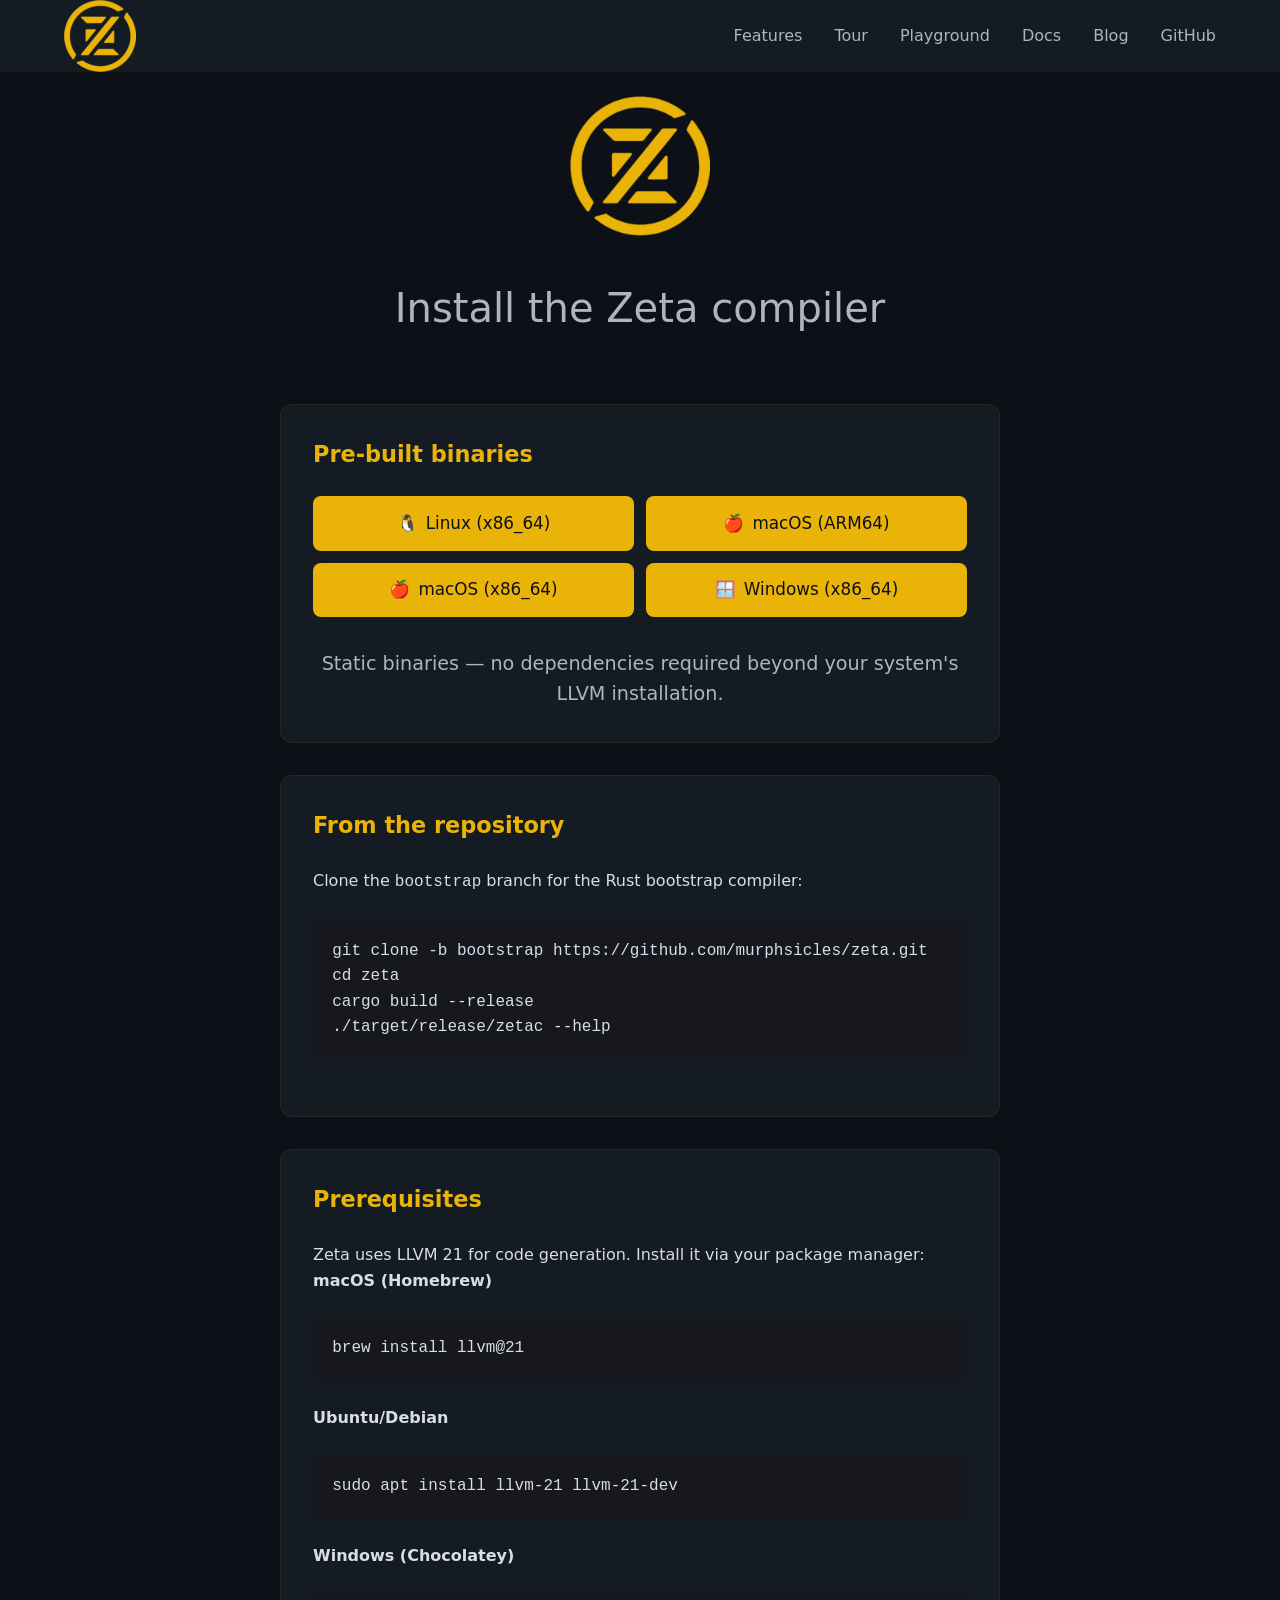
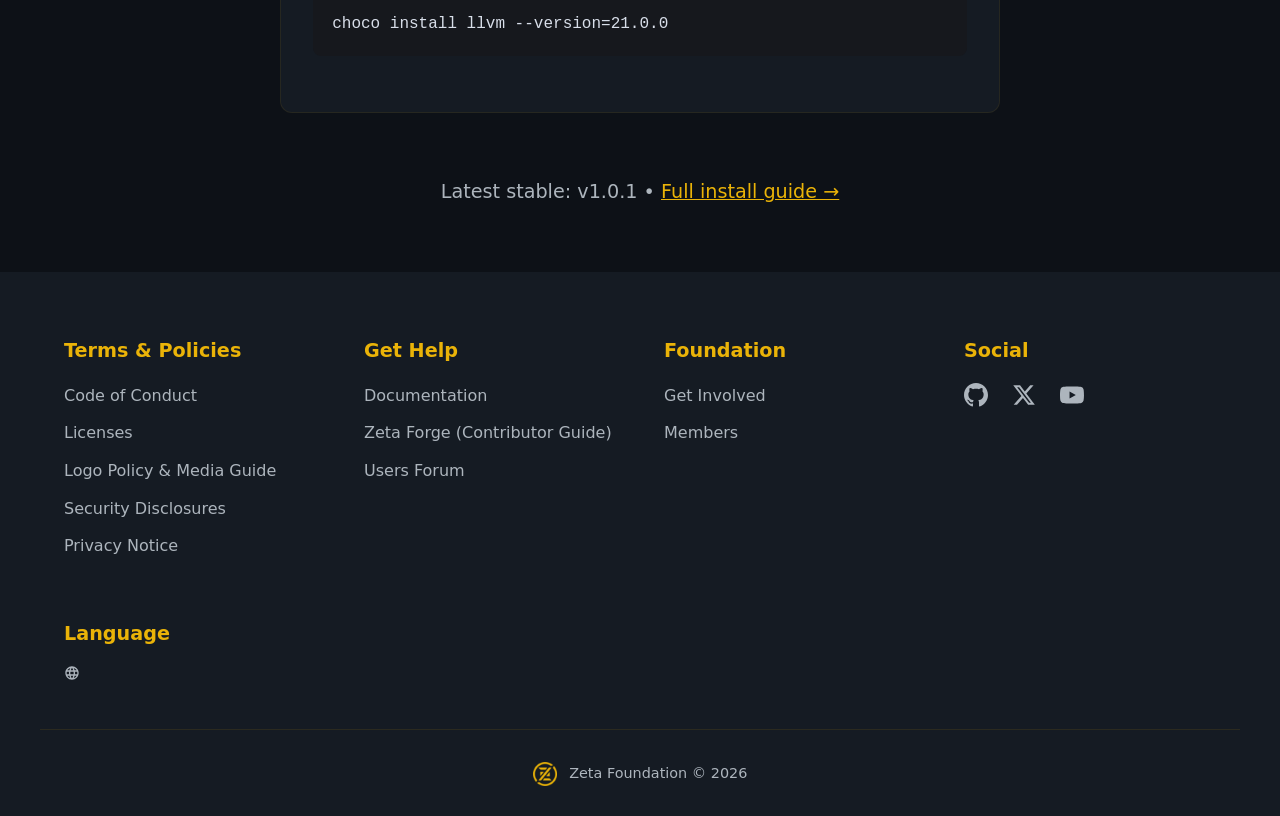
<file: downloads.html>
<!-- downloads.html -->
<!DOCTYPE html>
<html lang="en">
<head>
  <meta charset="UTF-8">
  <meta name="viewport" content="width=device-width, initial-scale=1.0">
  <meta name="description" content="Zeta Downloads – install the self-hosting systems compiler with one-line installer or pre-built binaries.">
  <meta name="keywords" content="zeta download, zeta installer, zeta compiler">
  <meta property="og:title" content="Zeta Downloads">
  <meta property="og:description" content="Get Zeta v1.0.1 – the foundational Pure Zeta release.">
  <meta property="og:image" content="https://z-lang.org/assets/images/z256.png">
  <meta property="og:url" content="https://z-lang.org/downloads.html">
  <meta property="og:type" content="website">
  <link rel="canonical" href="https://z-lang.org/downloads.html">
  <title>Zeta - Downloads</title>
  <link rel="icon" href="assets/images/favicon.ico" type="image/x-icon">
  <link rel="stylesheet" href="assets/css/style.css">
</head>
<body>
  <header>
    <div class="container">
      <a href="/" class="logo">
        <img src="assets/images/z72.png" alt="Zeta Logo" width="72" height="72">
      </a>
      <button class="menu-toggle" id="menuToggle" aria-label="Toggle menu">
        <span></span>
        <span></span>
        <span></span>
      </button>
      <nav id="navMenu">
        <a href="#features">Features</a>
        <a href="tour.html">Tour</a>
        <a href="play.html">Playground</a>
        <a href="docs.html">Docs</a>
        <a href="blog.html">Blog</a>
        <a href="https://github.com/murphsicles/zeta" target="_blank">GitHub</a>
      </nav>
    </div>
  </header>
  <main>
    <section class="hero">
      <div class="container">
        <img src="assets/images/z180.png" alt="Zeta Logo" class="hero-logo">
        <p class="tagline">Install the Zeta compiler</p>
        <div class="install-options">
          <div class="install-card">
            <h2>Pre-built binaries</h2>
            <div class="download-buttons">
              <a href="https://github.com/murphsicles/zeta/raw/main/bin/zetac" class="btn primary" download>
                <span class="icon">🐧</span> Linux (x86_64)
              </a>
              <a href="https://github.com/murphsicles/zeta/raw/main/bin/zetac-macos-arm64" class="btn primary" download>
                <span class="icon">🍎</span> macOS (ARM64)
              </a>
              <a href="https://github.com/murphsicles/zeta/raw/main/bin/zetac-macos-x64" class="btn primary" download>
                <span class="icon">🍎</span> macOS (x86_64)
              </a>
              <a href="https://github.com/murphsicles/zeta/raw/main/bin/zetac.exe" class="btn primary" download>
                <span class="icon">🪟</span> Windows (x86_64)
              </a>
            </div>
            <p class="note">Static binaries — no dependencies required beyond your system's LLVM installation.</p>
          </div>
          <div class="install-card">
            <h2>From the repository</h2>
            <p>Clone the <code>bootstrap</code> branch for the Rust bootstrap compiler:</p>
            <pre><code>git clone -b bootstrap https://github.com/murphsicles/zeta.git
cd zeta
cargo build --release
./target/release/zetac --help</code></pre>
          </div>
          <div class="install-card">
            <h2>Prerequisites</h2>
            <p>Zeta uses LLVM 21 for code generation. Install it via your package manager:</p>
            <p><strong>macOS (Homebrew)</strong></p>
            <pre><code>brew install llvm@21</code></pre>
            <p><strong>Ubuntu/Debian</strong></p>
            <pre><code>sudo apt install llvm-21 llvm-21-dev</code></pre>
            <p><strong>Windows (Chocolatey)</strong></p>
            <pre><code>choco install llvm --version=21.0.0</code></pre>
          </div>
        </div>
        <p class="note">Latest stable: v1.0.1 • <a href="docs.html">Full install guide →</a></p>
      </div>
    </section>
  </main>
  <footer>
    <div class="container footer-grid">
      <div class="footer-column">
        <h3>Terms & Policies</h3>
        <ul>
          <li><a href="conduct.html">Code of Conduct</a></li>
          <li><a href="licenses.html">Licenses</a></li>
          <li><a href="logo.html">Logo Policy & Media Guide</a></li>
          <li><a href="security.html">Security Disclosures</a></li>
          <li><a href="privacy.html">Privacy Notice</a></li>
        </ul>
      </div>
      <div class="footer-column">
        <h3>Get Help</h3>
        <ul>
          <li><a href="docs.html">Documentation</a></li>
          <li><a href="https://github.com/murphsicles/zeta/wiki">Zeta Forge (Contributor Guide)</a></li>
          <li><a href="https://github.com/murphsicles/zeta/discussions">Users Forum</a></li>
        </ul>
      </div>
      <div class="footer-column">
        <h3>Foundation</h3>
        <ul>
          <li><a href="get-involved.html">Get Involved</a></li>
          <li><a href="members.html">Members</a></li>
        </ul>
      </div>
      <div class="footer-column">
        <h3>Social</h3>
        <div class="social-links">
          <a href="https://github.com/murphsicles/zeta" aria-label="GitHub">
            <svg viewBox="0 0 24 24"><path d="M12 0c-6.626 0-12 5.373-12 12 0 5.302 3.438 9.8 8.207 11.387.599.111.793-.261.793-.577v-2.234c-3.338.726-4.033-1.416-4.033-1.416-.546-1.387-1.333-1.756-1.333-1.756-1.089-.745.083-.729.083-.729 1.205.084 1.839 1.237 1.839 1.237 1.07 1.834 2.807 1.304 3.492.997.107-.775.418-1.305.762-1.604-2.665-.305-5.467-1.334-5.467-5.931 0-1.311.469-2.381 1.236-3.221-.124-.303-.535-1.524.117-3.176 0 0 1.008-.322 3.301 1.23.957-.266 1.983-.399 3.003-.404 1.02.005 2.047.138 3.006.404 2.291-1.552 3.297-1.23 3.297-1.23.653 1.653.242 2.874.118 3.176.77.84 1.235 1.911 1.235 3.221 0 4.609-2.807 5.624-5.479 5.921.43.372.823 1.102.823 2.222v3.293c0 .319.192.694.801.576 4.765-1.589 8.199-6.086 8.199-11.386 0-6.627-5.373-12-12-12z"/></svg>
          </a>
          <a href="#" aria-label="X (Twitter)">
            <svg viewBox="0 0 24 24"><path d="M18.244 2.25h3.308l-7.227 8.26 8.502 11.24H16.17l-5.214-6.817L4.99 21.75H1.68l7.73-8.835L1.254 2.25H8.08l4.713 6.231zm-1.161 17.52h1.833L7.084 4.126H5.117z"/></svg>
          </a>
          <a href="#" aria-label="YouTube">
            <svg viewBox="0 0 24 24"><path d="M23.498 6.186a3.016 3.016 0 0 0-2.122-2.136C19.505 3.545 12 3.545 12 3.545s-7.505 0-9.377.505A3.017 3.017 0 0 0 .502 6.186C0 8.07 0 12 0 12s0 3.93.502 5.814a3.016 3.016 0 0 0 2.122 2.136c1.871.505 9.376.505 9.376.505s7.505 0 9.377-.505a3.015 3.015 0 0 0 2.122-2.136C24 15.93 24 12 24 12s0-3.93-.502-5.814zM9.545 15.568V8.432L15.818 12l-6.273 3.568z"/></svg>
          </a>
        </div>
      </div>
      <div class="footer-column">
        <h3>Language</h3>
        <div class="language-selector">
          <svg width="16" height="16" viewBox="0 0 24 24" fill="currentColor">
            <path d="M0 0h24v24H0z" fill="none"/>
            <path d="M11.99 2C6.47 2 2 6.48 2 12s4.47 10 9.99 10C17.52 22 22 17.52 22 12S17.52 2 11.99 2zm6.93 6h-2.95c-.32-1.25-.78-2.45-1.38-3.56 1.84.63 3.37 1.91 4.33 3.56zM12 4.04c.83 1.2 1.48 2.53 1.91 3.96h-3.82c.43-1.43 1.08-2.76 1.91-3.96zM4.26 14C4.1 13.36 4 12.69 4 12s.1-1.36.26-2h3.38c-.08.66-.14 1.32-.14 2 0 .68.06 1.34.14 2H4.26zm.82 2h2.95c.32 1.25.78 2.45 1.38 3.56-1.84-.63-3.37-1.91-4.33-3.56zm2.95-8H5.08c.96-1.66 2.49-2.93 4.33-3.56C8.81 5.55 8.35 6.75 8.03 8zM12 19.96c-.83-1.2-1.48-2.53-1.91-3.96h3.82c-.43 1.43-1.08 2.76-1.91 3.96zM14.34 14H9.66c-.09-.66-.16-1.32-.16-2 0-.68.07-1.35.16-2h4.68c.09.65.16 1.32.16 2 0 .68-.07 1.34-.16 2zm.25 5.56c.6-1.11 1.06-2.31 1.38-3.56h2.95c-.96 1.65-2.49 2.93-4.33 3.56zM16.36 14c.08-.66.14-1.32.14-2 0-.68-.06-1.34-.14-2h3.38c.16.64.26 1.31.26 2s-.1 1.36-.26 2h-3.38z"/>
          </svg>
          <div id="google_translate_element"></div>
        </div>
      </div>
    </div>
    <div class="container footer-bottom">
      <img src="assets/images/z32.png" alt="Zeta" width="24" height="24">
      <span>Zeta Foundation © 2026</span>
    </div>
  </footer>
  <script src="assets/js/main.js"></script>
  <script type="text/javascript">
function googleTranslateElementInit() {
  new google.translate.TranslateElement({
    pageLanguage: 'en',
    layout: google.translate.TranslateElement.InlineLayout.SIMPLE,
    autoDisplay: false,
    includedLanguages: 'en,zh,ja,ko,fr,de,es,pt,ru,it,nl,pl,sv,ar,hi,tr'
  }, 'google_translate_element');
}
</script>
<script type="text/javascript" src="//translate.google.com/translate_a/element.js?cb=googleTranslateElementInit"></script>
</body>
</html>
</file>
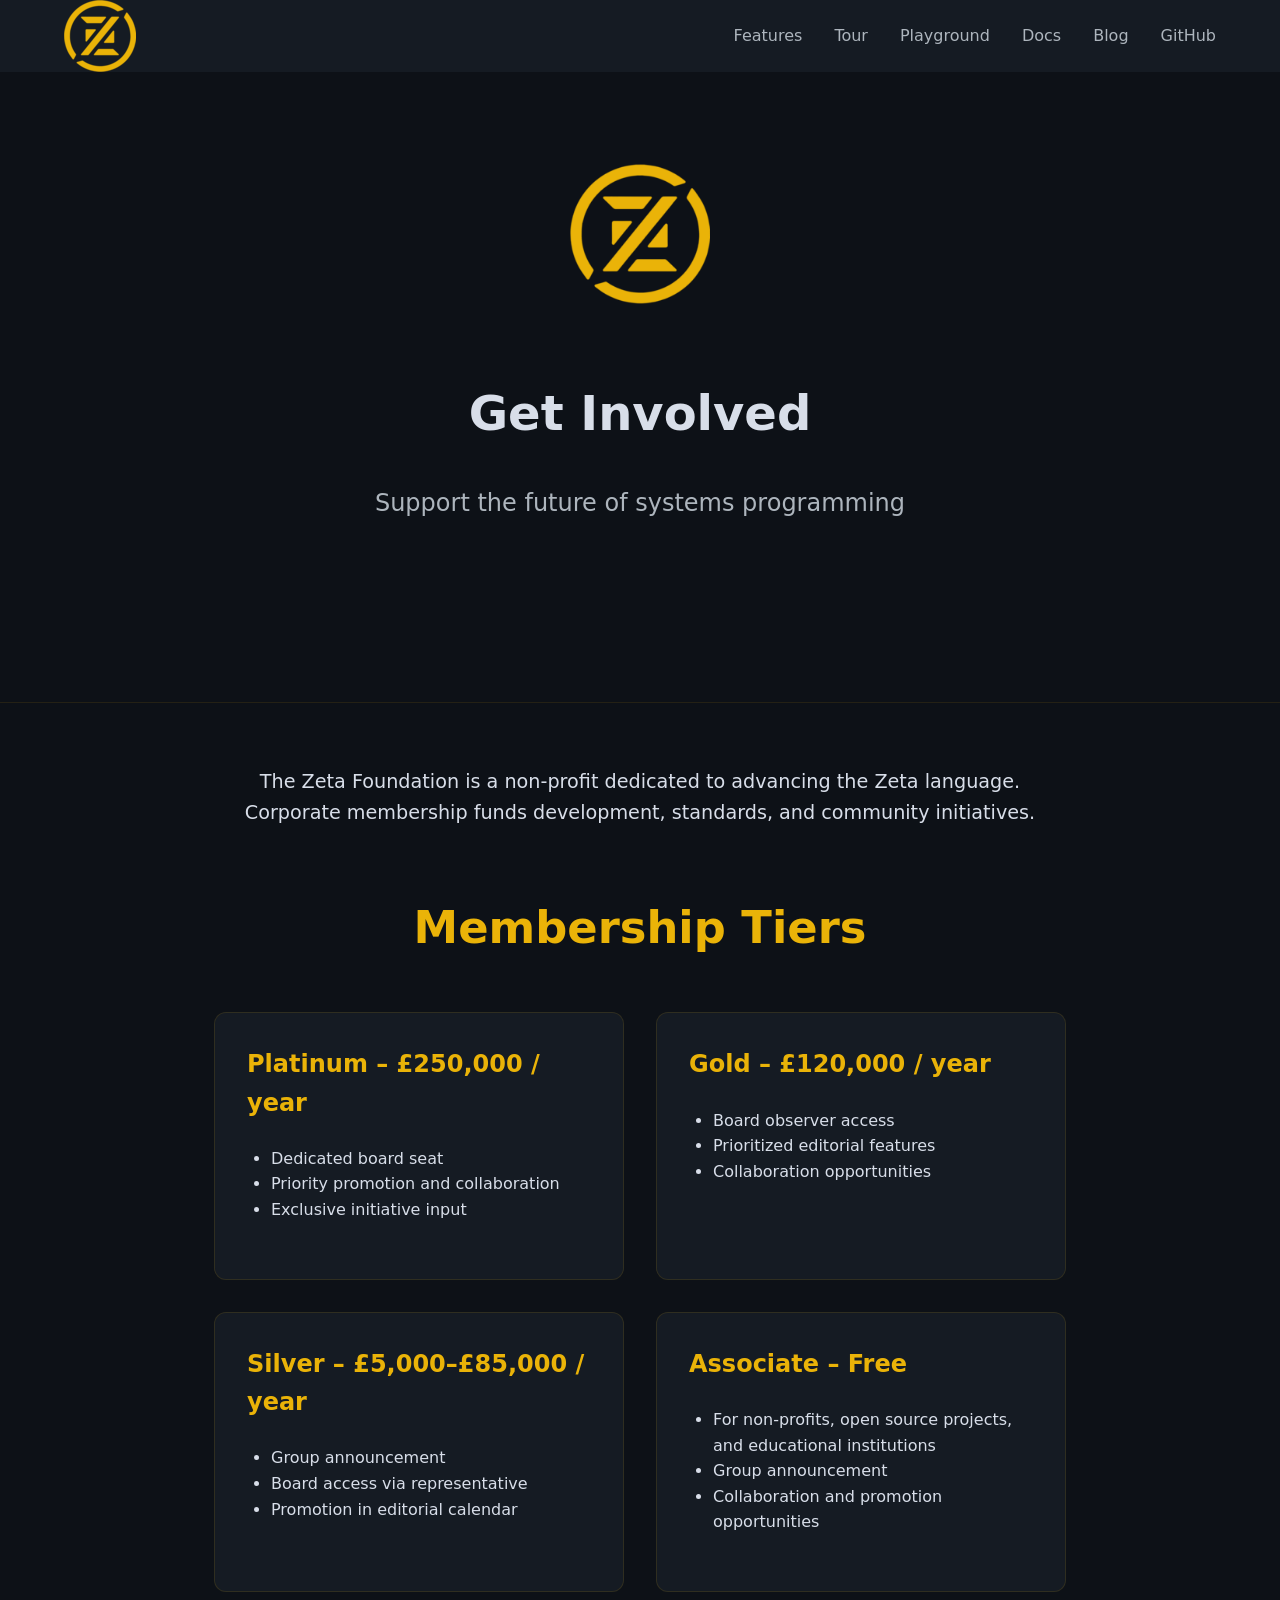
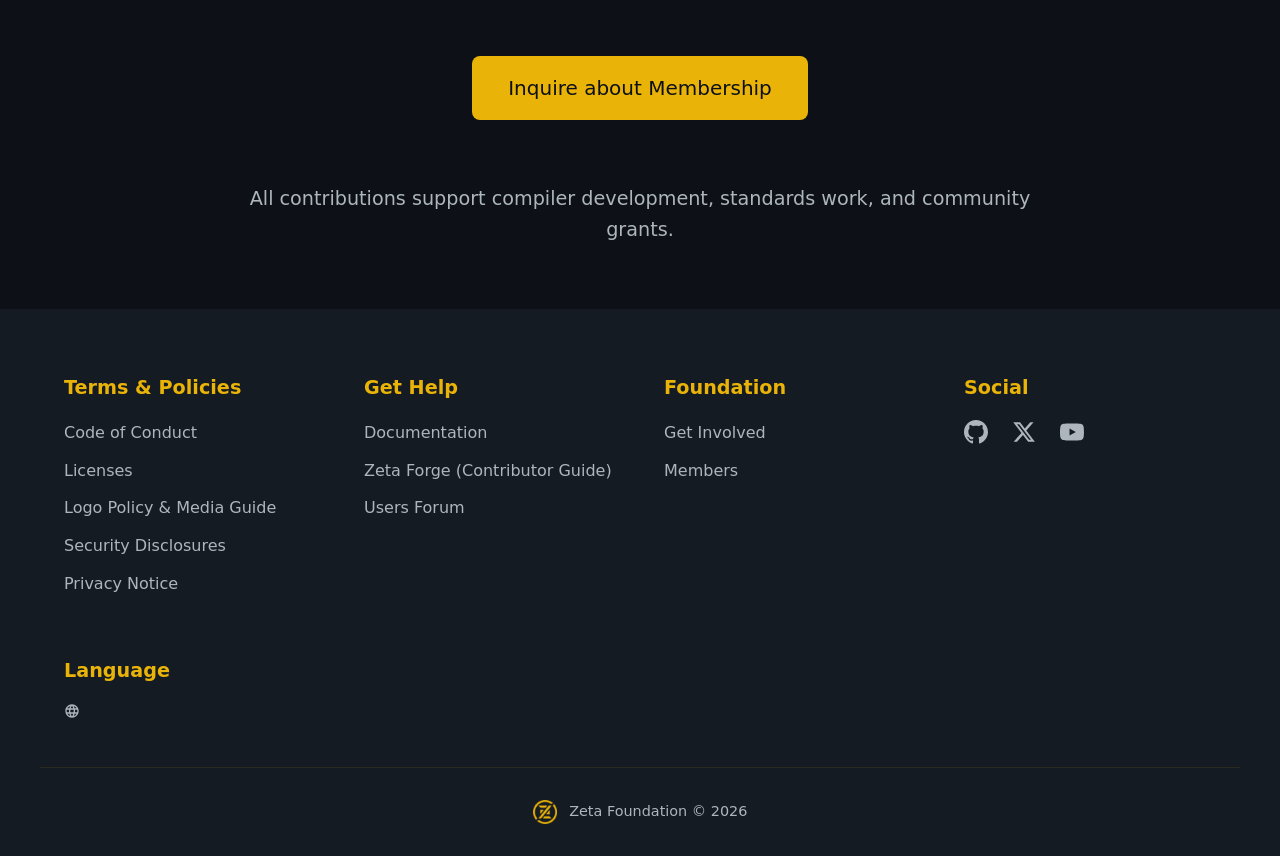
<file: get-involved.html>
<!-- get-involved.html -->
<!DOCTYPE html>
<html lang="en">
<head>
  <meta charset="UTF-8">
  <meta name="viewport" content="width=device-width, initial-scale=1.0">
  <meta name="description" content="Get Involved with Zeta Foundation – membership tiers and sponsorship opportunities.">
  <meta property="og:title" content="Get Involved – Zeta Foundation">
  <meta property="og:description" content="Support Zeta through corporate membership or donations.">
  <meta property="og:image" content="https://z-lang.org/assets/images/z256.png">
  <meta property="og:url" content="https://z-lang.org/get-involved.html">
  <meta property="og:type" content="website">
  <link rel="canonical" href="https://z-lang.org/get-involved.html">
  <title>Get Involved – Zeta Foundation</title>
  <link rel="icon" href="assets/images/favicon.ico" type="image/x-icon">
  <link rel="stylesheet" href="assets/css/style.css">
</head>
<body>
  <header>
    <div class="container">
      <a href="/" class="logo">
        <img src="assets/images/z72.png" alt="Zeta Logo" width="72" height="72">
      </a>
      <button class="menu-toggle" id="menuToggle" aria-label="Toggle menu">
        <span></span>
        <span></span>
        <span></span>
      </button>
      <nav id="navMenu">
        <a href="#features">Features</a>
        <a href="tour.html">Tour</a>
        <a href="play.html">Playground</a>
        <a href="docs.html">Docs</a>
        <a href="blog.html">Blog</a>
        <a href="https://github.com/murphsicles/zeta" target="_blank">GitHub</a>
      </nav>
    </div>
  </header>
  <main>
    <section class="hero">
      <div class="container">
        <img src="assets/images/z180.png" alt="Zeta Logo" class="hero-logo">
        <h1 style="font-size:3rem; margin:2rem 0;">Get Involved</h1>
        <p class="claim">Support the future of systems programming</p>
      </div>
    </section>
    <section class="section">
      <div class="container" style="max-width:900px; margin:0 auto;">
        <p style="font-size:1.2rem; text-align:center; margin-bottom:4rem;">
          The Zeta Foundation is a non-profit dedicated to advancing the Zeta language. Corporate membership funds development, standards, and community initiatives.
        </p>
        <h2 style="font-size:2.8rem; color:var(--accent); text-align:center; margin-bottom:3rem;">Membership Tiers</h2>
        <div class="features-grid">
          <div class="feature-card">
            <h3>Platinum – £250,000 / year</h3>
            <ul style="margin:1.5rem 0; padding-left:1.5rem;">
              <li>Dedicated board seat</li>
              <li>Priority promotion and collaboration</li>
              <li>Exclusive initiative input</li>
            </ul>
          </div>
          <div class="feature-card">
            <h3>Gold – £120,000 / year</h3>
            <ul style="margin:1.5rem 0; padding-left:1.5rem;">
              <li>Board observer access</li>
              <li>Prioritized editorial features</li>
              <li>Collaboration opportunities</li>
            </ul>
          </div>
          <div class="feature-card">
            <h3>Silver – £5,000–£85,000 / year</h3>
            <ul style="margin:1.5rem 0; padding-left:1.5rem;">
              <li>Group announcement</li>
              <li>Board access via representative</li>
              <li>Promotion in editorial calendar</li>
            </ul>
          </div>
          <div class="feature-card">
            <h3>Associate – Free</h3>
            <ul style="margin:1.5rem 0; padding-left:1.5rem;">
              <li>For non-profits, open source projects, and educational institutions</li>
              <li>Group announcement</li>
              <li>Collaboration and promotion opportunities</li>
            </ul>
          </div>
        </div>
        <p style="text-align:center; font-size:1.4rem; margin:4rem 0;">
          <a href="mailto:foundation@z-lang.org" class="btn primary">Inquire about Membership</a>
        </p>
        <p style="text-align:center; font-size:1.2rem; color:var(--muted);">
          All contributions support compiler development, standards work, and community grants.
        </p>
      </div>
    </section>
  </main>
  <footer>
    <div class="container footer-grid">
      <div class="footer-column">
        <h3>Terms & Policies</h3>
        <ul>
          <li><a href="conduct.html">Code of Conduct</a></li>
          <li><a href="licenses.html">Licenses</a></li>
          <li><a href="logo.html">Logo Policy & Media Guide</a></li>
          <li><a href="security.html">Security Disclosures</a></li>
          <li><a href="privacy.html">Privacy Notice</a></li>
        </ul>
      </div>
      <div class="footer-column">
        <h3>Get Help</h3>
        <ul>
          <li><a href="docs.html">Documentation</a></li>
          <li><a href="https://github.com/murphsicles/zeta/wiki">Zeta Forge (Contributor Guide)</a></li>
          <li><a href="https://github.com/murphsicles/zeta/discussions">Users Forum</a></li>
        </ul>
      </div>
      <div class="footer-column">
        <h3>Foundation</h3>
        <ul>
          <li><a href="get-involved.html">Get Involved</a></li>
          <li><a href="members.html">Members</a></li>
        </ul>
      </div>
      <div class="footer-column">
        <h3>Social</h3>
        <div class="social-links">
          <a href="https://github.com/murphsicles/zeta" aria-label="GitHub">
            <svg viewBox="0 0 24 24"><path d="M12 0c-6.626 0-12 5.373-12 12 0 5.302 3.438 9.8 8.207 11.387.599.111.793-.261.793-.577v-2.234c-3.338.726-4.033-1.416-4.033-1.416-.546-1.387-1.333-1.756-1.333-1.756-1.089-.745.083-.729.083-.729 1.205.084 1.839 1.237 1.839 1.237 1.07 1.834 2.807 1.304 3.492.997.107-.775.418-1.305.762-1.604-2.665-.305-5.467-1.334-5.467-5.931 0-1.311.469-2.381 1.236-3.221-.124-.303-.535-1.524.117-3.176 0 0 1.008-.322 3.301 1.23.957-.266 1.983-.399 3.003-.404 1.02.005 2.047.138 3.006.404 2.291-1.552 3.297-1.23 3.297-1.23.653 1.653.242 2.874.118 3.176.77.84 1.235 1.911 1.235 3.221 0 4.609-2.807 5.624-5.479 5.921.43.372.823 1.102.823 2.222v3.293c0 .319.192.694.801.576 4.765-1.589 8.199-6.086 8.199-11.386 0-6.627-5.373-12-12-12z"/></svg>
          </a>
          <a href="#" aria-label="X (Twitter)">
            <svg viewBox="0 0 24 24"><path d="M18.244 2.25h3.308l-7.227 8.26 8.502 11.24H16.17l-5.214-6.817L4.99 21.75H1.68l7.73-8.835L1.254 2.25H8.08l4.713 6.231zm-1.161 17.52h1.833L7.084 4.126H5.117z"/></svg>
          </a>
          <a href="#" aria-label="YouTube">
            <svg viewBox="0 0 24 24"><path d="M23.498 6.186a3.016 3.016 0 0 0-2.122-2.136C19.505 3.545 12 3.545 12 3.545s-7.505 0-9.377.505A3.017 3.017 0 0 0 .502 6.186C0 8.07 0 12 0 12s0 3.93.502 5.814a3.016 3.016 0 0 0 2.122 2.136c1.871.505 9.376.505 9.376.505s7.505 0 9.377-.505a3.015 3.015 0 0 0 2.122-2.136C24 15.93 24 12 24 12s0-3.93-.502-5.814zM9.545 15.568V8.432L15.818 12l-6.273 3.568z"/></svg>
          </a>
        </div>
      </div>
      <div class="footer-column">
        <h3>Language</h3>
        <div class="language-selector">
          <svg width="16" height="16" viewBox="0 0 24 24" fill="currentColor">
            <path d="M0 0h24v24H0z" fill="none"/>
            <path d="M11.99 2C6.47 2 2 6.48 2 12s4.47 10 9.99 10C17.52 22 22 17.52 22 12S17.52 2 11.99 2zm6.93 6h-2.95c-.32-1.25-.78-2.45-1.38-3.56 1.84.63 3.37 1.91 4.33 3.56zM12 4.04c.83 1.2 1.48 2.53 1.91 3.96h-3.82c.43-1.43 1.08-2.76 1.91-3.96zM4.26 14C4.1 13.36 4 12.69 4 12s.1-1.36.26-2h3.38c-.08.66-.14 1.32-.14 2 0 .68.06 1.34.14 2H4.26zm.82 2h2.95c.32 1.25.78 2.45 1.38 3.56-1.84-.63-3.37-1.91-4.33-3.56zm2.95-8H5.08c.96-1.66 2.49-2.93 4.33-3.56C8.81 5.55 8.35 6.75 8.03 8zM12 19.96c-.83-1.2-1.48-2.53-1.91-3.96h3.82c-.43 1.43-1.08 2.76-1.91 3.96zM14.34 14H9.66c-.09-.66-.16-1.32-.16-2 0-.68.07-1.35.16-2h4.68c.09.65.16 1.32.16 2 0 .68-.07 1.34-.16 2zm.25 5.56c.6-1.11 1.06-2.31 1.38-3.56h2.95c-.96 1.65-2.49 2.93-4.33 3.56zM16.36 14c.08-.66.14-1.32.14-2 0-.68-.06-1.34-.14-2h3.38c.16.64.26 1.31.26 2s-.1 1.36-.26 2h-3.38z"/>
          </svg>
          <div id="google_translate_element"></div>
        </div>
      </div>
    </div>
    <div class="container footer-bottom">
      <img src="assets/images/z32.png" alt="Zeta" width="24" height="24">
      <span>Zeta Foundation © 2026</span>
    </div>
  </footer>
  <script src="assets/js/main.js"></script>
  <script type="text/javascript">
function googleTranslateElementInit() {
  new google.translate.TranslateElement({
    pageLanguage: 'en',
    layout: google.translate.TranslateElement.InlineLayout.SIMPLE,
    autoDisplay: false,
    includedLanguages: 'en,zh,ja,ko,fr,de,es,pt,ru,it,nl,pl,sv,ar,hi,tr'
  }, 'google_translate_element');
}
</script>
<script type="text/javascript" src="//translate.google.com/translate_a/element.js?cb=googleTranslateElementInit"></script>
</body>
</html>
</file>
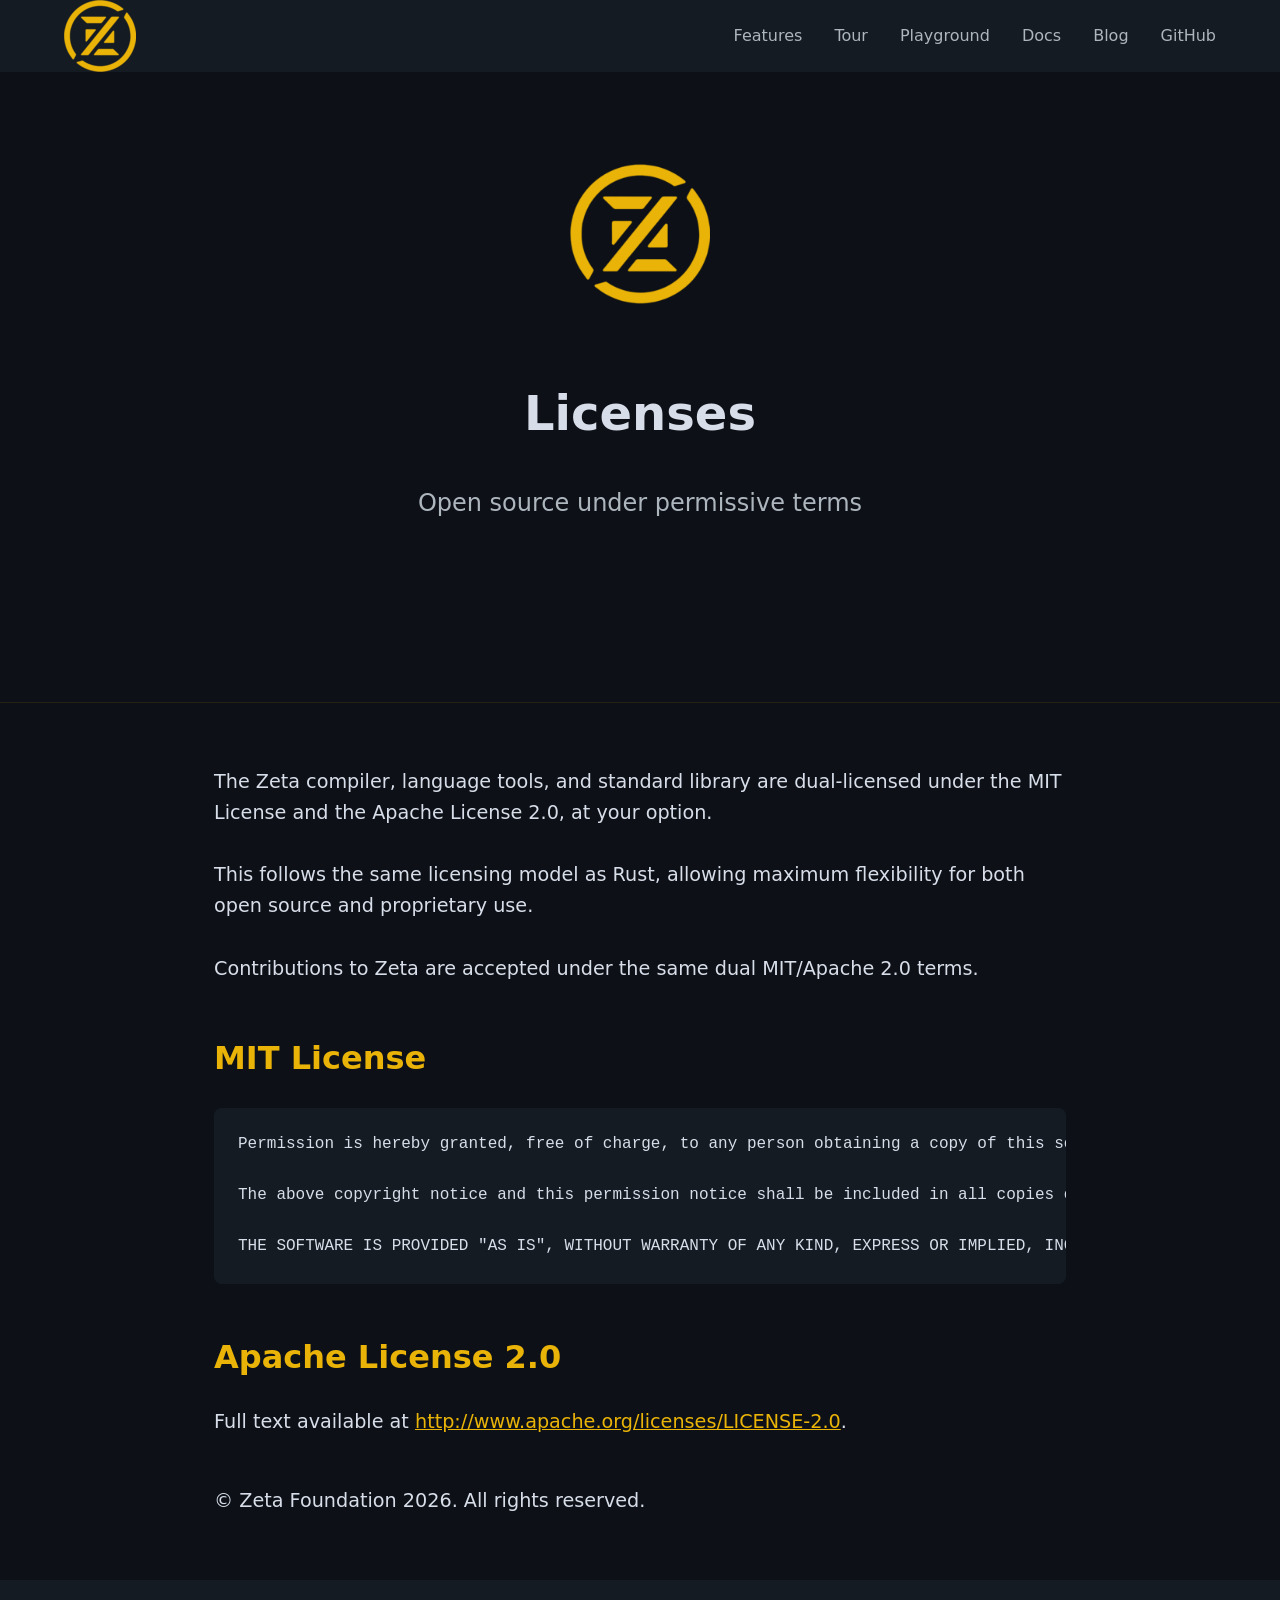
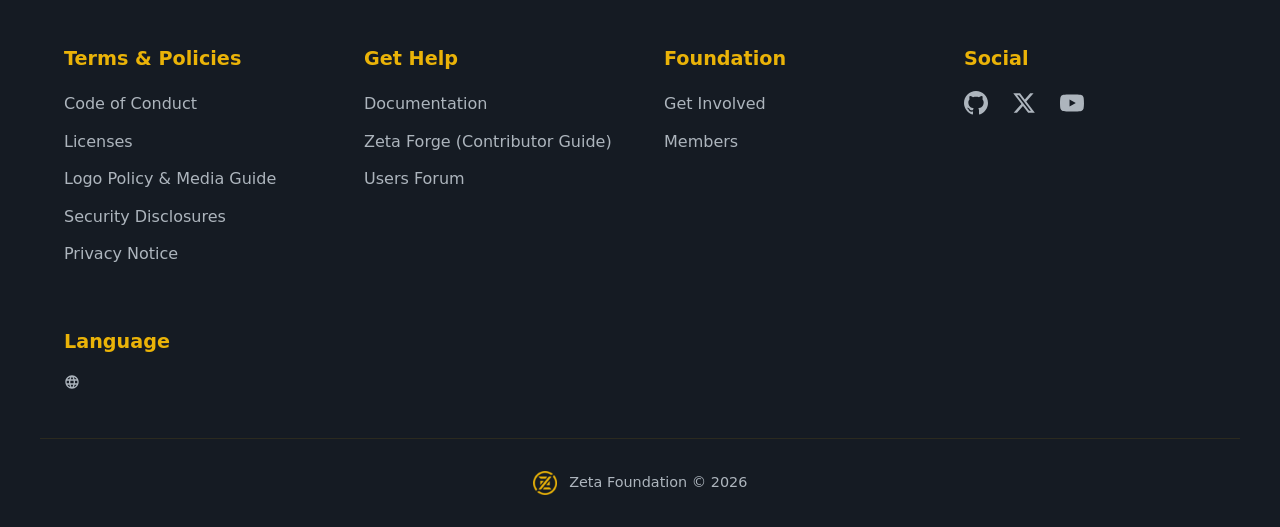
<file: licenses.html>
<!-- licenses.html -->
<!DOCTYPE html>
<html lang="en">
<head>
  <meta charset="UTF-8">
  <meta name="viewport" content="width=device-width, initial-scale=1.0">
  <meta name="description" content="Zeta Licenses – licensing information for the Zeta language, compiler, and standard library.">
  <meta property="og:title" content="Zeta Licenses">
  <meta property="og:description" content="Zeta is dual-licensed under MIT and Apache 2.0.">
  <meta property="og:image" content="https://z-lang.org/assets/images/z256.png">
  <meta property="og:url" content="https://z-lang.org/licenses.html">
  <meta property="og:type" content="website">
  <link rel="canonical" href="https://z-lang.org/licenses.html">
  <title>Zeta Licenses</title>
  <link rel="icon" href="assets/images/favicon.ico" type="image/x-icon">
  <link rel="stylesheet" href="assets/css/style.css">
</head>
<body>
  <header>
    <div class="container">
      <a href="/" class="logo">
        <img src="assets/images/z72.png" alt="Zeta Logo" width="72" height="72">
      </a>
      <button class="menu-toggle" id="menuToggle" aria-label="Toggle menu">
        <span></span>
        <span></span>
        <span></span>
      </button>
      <nav id="navMenu">
        <a href="#features">Features</a>
        <a href="tour.html">Tour</a>
        <a href="play.html">Playground</a>
        <a href="docs.html">Docs</a>
        <a href="blog.html">Blog</a>
        <a href="https://github.com/murphsicles/zeta" target="_blank">GitHub</a>
      </nav>
    </div>
  </header>
  <main>
    <section class="hero">
      <div class="container">
        <img src="assets/images/z180.png" alt="Zeta Logo" class="hero-logo">
        <h1 style="font-size:3rem; margin:2rem 0;">Licenses</h1>
        <p class="claim">Open source under permissive terms</p>
      </div>
    </section>
    <section class="section">
      <div class="container" style="max-width:900px; margin:0 auto;">
        <p style="font-size:1.2rem; margin-bottom:2rem;">
          The Zeta compiler, language tools, and standard library are dual-licensed under the MIT License and the Apache License 2.0, at your option.
        </p>
        <p style="font-size:1.2rem; margin-bottom:2rem;">
          This follows the same licensing model as Rust, allowing maximum flexibility for both open source and proprietary use.
        </p>
        <p style="font-size:1.2rem; margin-bottom:3rem;">
          Contributions to Zeta are accepted under the same dual MIT/Apache 2.0 terms.
        </p>
        <h2 style="font-size:2rem; color:var(--accent); margin-bottom:1.5rem;">MIT License</h2>
        <pre style="background:var(--surface); padding:1.5rem; border-radius:0.5rem; font-size:1rem; overflow-x:auto; margin-bottom:3rem;">
Permission is hereby granted, free of charge, to any person obtaining a copy of this software and associated documentation files (the "Software"), to deal in the Software without restriction, including without limitation the rights to use, copy, modify, merge, publish, distribute, sublicense, and/or sell copies of the Software, and to permit persons to whom the Software is furnished to do so, subject to the following conditions:

The above copyright notice and this permission notice shall be included in all copies or substantial portions of the Software.

THE SOFTWARE IS PROVIDED "AS IS", WITHOUT WARRANTY OF ANY KIND, EXPRESS OR IMPLIED, INCLUDING BUT NOT LIMITED TO THE WARRANTIES OF MERCHANTABILITY, FITNESS FOR A PARTICULAR PURPOSE AND NONINFRINGEMENT. IN NO EVENT SHALL THE AUTHORS OR COPYRIGHT HOLDERS BE LIABLE FOR ANY CLAIM, DAMAGES OR OTHER LIABILITY, WHETHER IN AN ACTION OF CONTRACT, TORT OR OTHERWISE, ARISING FROM, OUT OF OR IN CONNECTION WITH THE SOFTWARE OR THE USE OR OTHER DEALINGS IN THE SOFTWARE.</pre>
        <h2 style="font-size:2rem; color:var(--accent); margin-bottom:1.5rem;">Apache License 2.0</h2>
        <p style="font-size:1.2rem;">
          Full text available at <a href="http://www.apache.org/licenses/LICENSE-2.0" style="color:var(--accent);">http://www.apache.org/licenses/LICENSE-2.0</a>.
        </p>
        <p style="font-size:1.2rem; margin-top:3rem;">
          © Zeta Foundation 2026. All rights reserved.
        </p>
      </div>
    </section>
  </main>
  <footer>
    <div class="container footer-grid">
      <div class="footer-column">
        <h3>Terms & Policies</h3>
        <ul>
          <li><a href="conduct.html">Code of Conduct</a></li>
          <li><a href="licenses.html">Licenses</a></li>
          <li><a href="logo.html">Logo Policy & Media Guide</a></li>
          <li><a href="security.html">Security Disclosures</a></li>
          <li><a href="privacy.html">Privacy Notice</a></li>
        </ul>
      </div>
      <div class="footer-column">
        <h3>Get Help</h3>
        <ul>
          <li><a href="docs.html">Documentation</a></li>
          <li><a href="https://github.com/murphsicles/zeta/wiki">Zeta Forge (Contributor Guide)</a></li>
          <li><a href="https://github.com/murphsicles/zeta/discussions">Users Forum</a></li>
        </ul>
      </div>
      <div class="footer-column">
        <h3>Foundation</h3>
        <ul>
          <li><a href="get-involved.html">Get Involved</a></li>
          <li><a href="members.html">Members</a></li>
        </ul>
      </div>
      <div class="footer-column">
        <h3>Social</h3>
        <div class="social-links">
          <a href="https://github.com/murphsicles/zeta" aria-label="GitHub">
            <svg viewBox="0 0 24 24"><path d="M12 0c-6.626 0-12 5.373-12 12 0 5.302 3.438 9.8 8.207 11.387.599.111.793-.261.793-.577v-2.234c-3.338.726-4.033-1.416-4.033-1.416-.546-1.387-1.333-1.756-1.333-1.756-1.089-.745.083-.729.083-.729 1.205.084 1.839 1.237 1.839 1.237 1.07 1.834 2.807 1.304 3.492.997.107-.775.418-1.305.762-1.604-2.665-.305-5.467-1.334-5.467-5.931 0-1.311.469-2.381 1.236-3.221-.124-.303-.535-1.524.117-3.176 0 0 1.008-.322 3.301 1.23.957-.266 1.983-.399 3.003-.404 1.02.005 2.047.138 3.006.404 2.291-1.552 3.297-1.23 3.297-1.23.653 1.653.242 2.874.118 3.176.77.84 1.235 1.911 1.235 3.221 0 4.609-2.807 5.624-5.479 5.921.43.372.823 1.102.823 2.222v3.293c0 .319.192.694.801.576 4.765-1.589 8.199-6.086 8.199-11.386 0-6.627-5.373-12-12-12z"/></svg>
          </a>
          <a href="#" aria-label="X (Twitter)">
            <svg viewBox="0 0 24 24"><path d="M18.244 2.25h3.308l-7.227 8.26 8.502 11.24H16.17l-5.214-6.817L4.99 21.75H1.68l7.73-8.835L1.254 2.25H8.08l4.713 6.231zm-1.161 17.52h1.833L7.084 4.126H5.117z"/></svg>
          </a>
          <a href="#" aria-label="YouTube">
            <svg viewBox="0 0 24 24"><path d="M23.498 6.186a3.016 3.016 0 0 0-2.122-2.136C19.505 3.545 12 3.545 12 3.545s-7.505 0-9.377.505A3.017 3.017 0 0 0 .502 6.186C0 8.07 0 12 0 12s0 3.93.502 5.814a3.016 3.016 0 0 0 2.122 2.136c1.871.505 9.376.505 9.376.505s7.505 0 9.377-.505a3.015 3.015 0 0 0 2.122-2.136C24 15.93 24 12 24 12s0-3.93-.502-5.814zM9.545 15.568V8.432L15.818 12l-6.273 3.568z"/></svg>
          </a>
        </div>
      </div>
      <div class="footer-column">
        <h3>Language</h3>
        <div class="language-selector">
          <svg width="16" height="16" viewBox="0 0 24 24" fill="currentColor">
            <path d="M0 0h24v24H0z" fill="none"/>
            <path d="M11.99 2C6.47 2 2 6.48 2 12s4.47 10 9.99 10C17.52 22 22 17.52 22 12S17.52 2 11.99 2zm6.93 6h-2.95c-.32-1.25-.78-2.45-1.38-3.56 1.84.63 3.37 1.91 4.33 3.56zM12 4.04c.83 1.2 1.48 2.53 1.91 3.96h-3.82c.43-1.43 1.08-2.76 1.91-3.96zM4.26 14C4.1 13.36 4 12.69 4 12s.1-1.36.26-2h3.38c-.08.66-.14 1.32-.14 2 0 .68.06 1.34.14 2H4.26zm.82 2h2.95c.32 1.25.78 2.45 1.38 3.56-1.84-.63-3.37-1.91-4.33-3.56zm2.95-8H5.08c.96-1.66 2.49-2.93 4.33-3.56C8.81 5.55 8.35 6.75 8.03 8zM12 19.96c-.83-1.2-1.48-2.53-1.91-3.96h3.82c-.43 1.43-1.08 2.76-1.91 3.96zM14.34 14H9.66c-.09-.66-.16-1.32-.16-2 0-.68.07-1.35.16-2h4.68c.09.65.16 1.32.16 2 0 .68-.07 1.34-.16 2zm.25 5.56c.6-1.11 1.06-2.31 1.38-3.56h2.95c-.96 1.65-2.49 2.93-4.33 3.56zM16.36 14c.08-.66.14-1.32.14-2 0-.68-.06-1.34-.14-2h3.38c.16.64.26 1.31.26 2s-.1 1.36-.26 2h-3.38z"/>
          </svg>
          <div id="google_translate_element"></div>
        </div>
      </div>
    </div>
    <div class="container footer-bottom">
      <img src="assets/images/z32.png" alt="Zeta" width="24" height="24">
      <span>Zeta Foundation © 2026</span>
    </div>
  </footer>
  <script src="assets/js/main.js"></script>
  <script type="text/javascript">
function googleTranslateElementInit() {
  new google.translate.TranslateElement({
    pageLanguage: 'en',
    layout: google.translate.TranslateElement.InlineLayout.SIMPLE,
    autoDisplay: false,
    includedLanguages: 'en,zh,ja,ko,fr,de,es,pt,ru,it,nl,pl,sv,ar,hi,tr'
  }, 'google_translate_element');
}
</script>
<script type="text/javascript" src="//translate.google.com/translate_a/element.js?cb=googleTranslateElementInit"></script>
</body>
</html>
</file>
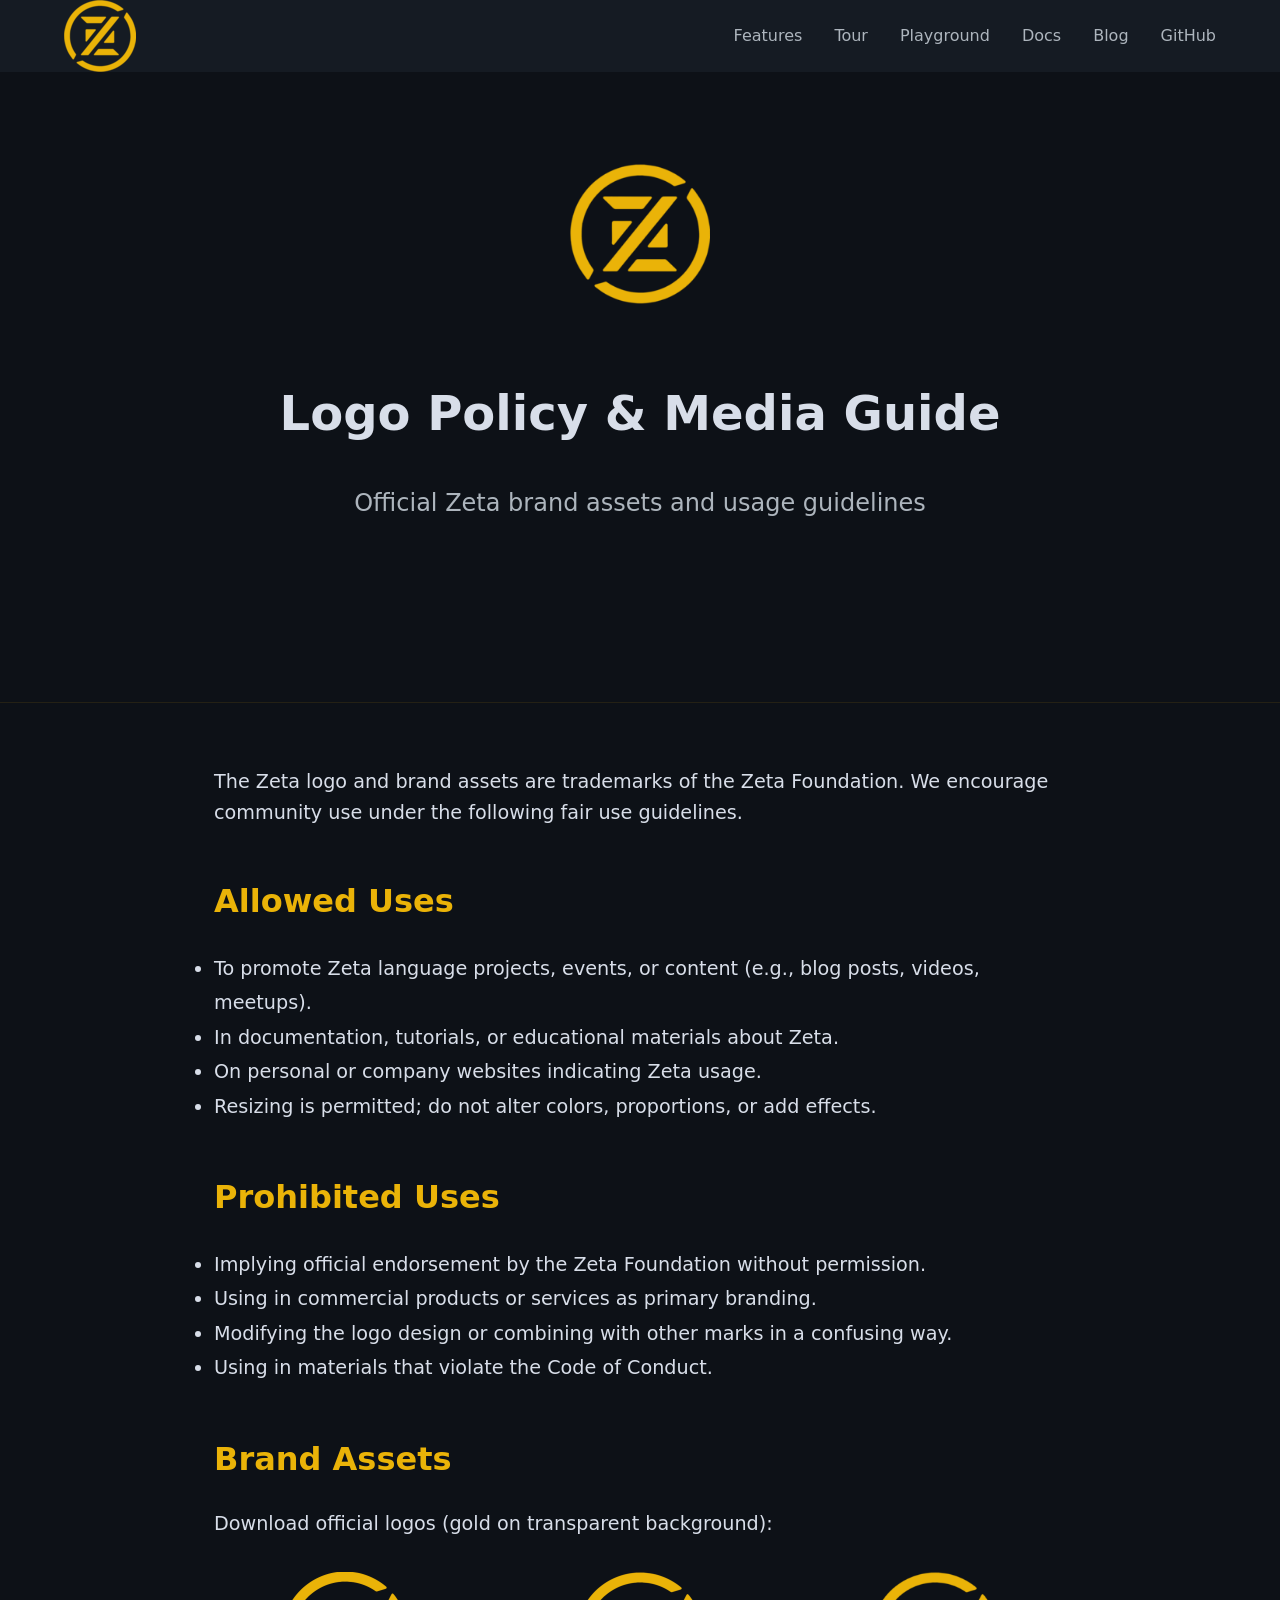
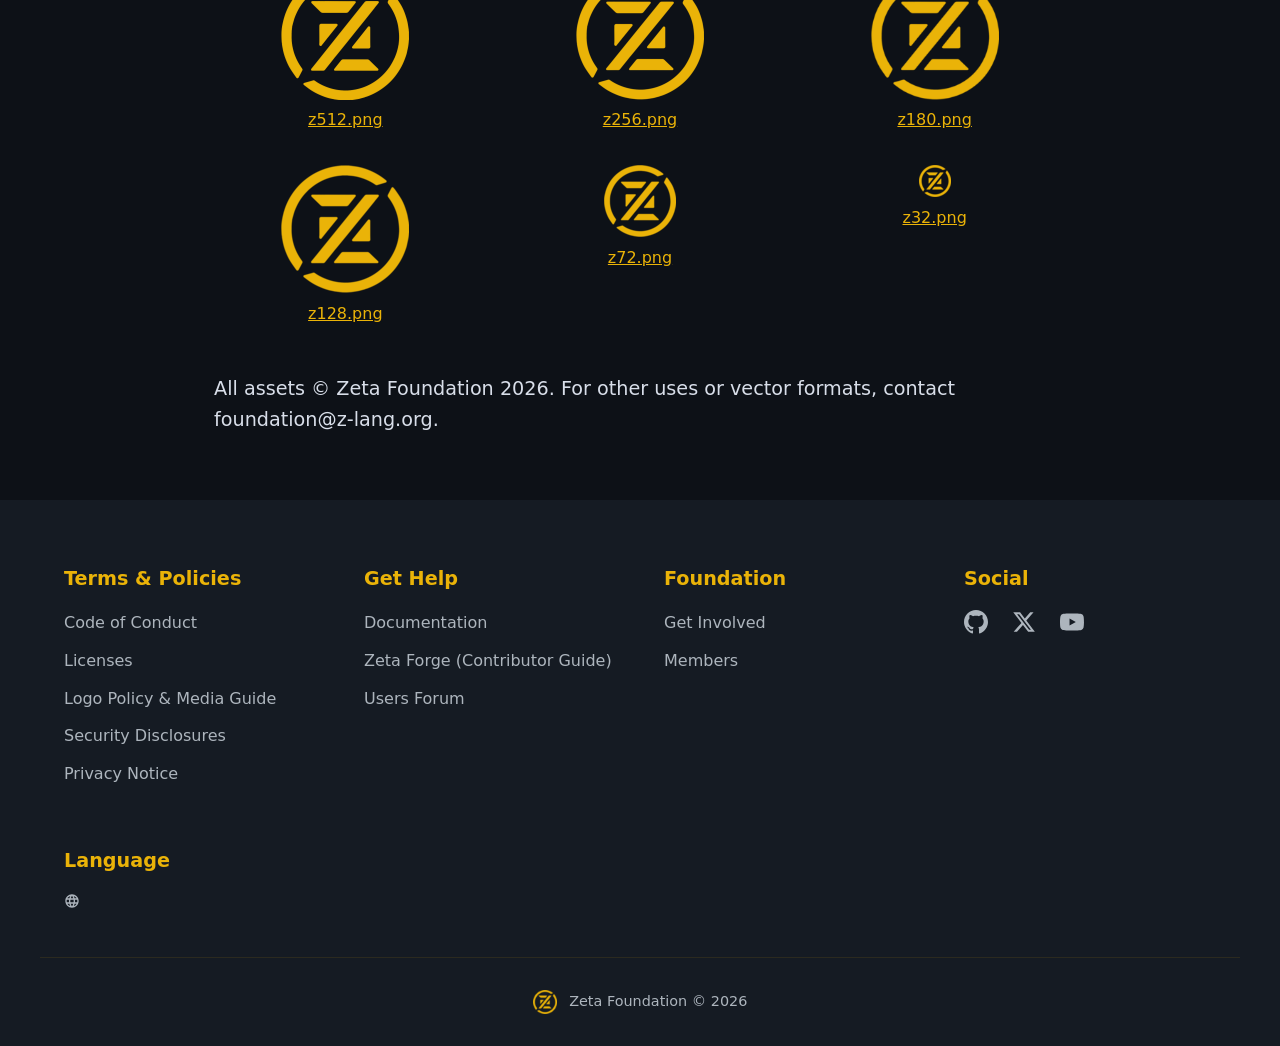
<file: logo.html>
<!-- logo.html -->
<!DOCTYPE html>
<html lang="en">
<head>
  <meta charset="UTF-8">
  <meta name="viewport" content="width=device-width, initial-scale=1.0">
  <meta name="description" content="Zeta Logo Policy & Media Guide – guidelines for using the Zeta logo and brand assets.">
  <meta property="og:title" content="Zeta Logo Policy & Media Guide">
  <meta property="og:description" content="Official guidelines for Zeta brand assets.">
  <meta property="og:image" content="https://z-lang.org/assets/images/z256.png">
  <meta property="og:url" content="https://z-lang.org/logo.html">
  <meta property="og:type" content="website">
  <link rel="canonical" href="https://z-lang.org/logo.html">
  <title>Zeta Logo Policy & Media Guide</title>
  <link rel="icon" href="assets/images/favicon.ico" type="image/x-icon">
  <link rel="stylesheet" href="assets/css/style.css">
</head>
<body>
  <header>
    <div class="container">
      <a href="/" class="logo">
        <img src="assets/images/z72.png" alt="Zeta Logo" width="72" height="72">
      </a>
      <button class="menu-toggle" id="menuToggle" aria-label="Toggle menu">
        <span></span>
        <span></span>
        <span></span>
      </button>
      <nav id="navMenu">
        <a href="#features">Features</a>
        <a href="tour.html">Tour</a>
        <a href="play.html">Playground</a>
        <a href="docs.html">Docs</a>
        <a href="blog.html">Blog</a>
        <a href="https://github.com/murphsicles/zeta" target="_blank">GitHub</a>
      </nav>
    </div>
  </header>
  <main>
    <section class="hero">
      <div class="container">
        <img src="assets/images/z180.png" alt="Zeta Logo" class="hero-logo">
        <h1 style="font-size:3rem; margin:2rem 0;">Logo Policy & Media Guide</h1>
        <p class="claim">Official Zeta brand assets and usage guidelines</p>
      </div>
    </section>
    <section class="section">
      <div class="container" style="max-width:900px; margin:0 auto;">
        <p style="font-size:1.2rem; margin-bottom:2rem;">
          The Zeta logo and brand assets are trademarks of the Zeta Foundation. We encourage community use under the following fair use guidelines.
        </p>
        <h2 style="font-size:2rem; color:var(--accent); margin:3rem 0 1.5rem;">Allowed Uses</h2>
        <ul style="font-size:1.2rem; line-height:1.8; margin-bottom:3rem;">
          <li>To promote Zeta language projects, events, or content (e.g., blog posts, videos, meetups).</li>
          <li>In documentation, tutorials, or educational materials about Zeta.</li>
          <li>On personal or company websites indicating Zeta usage.</li>
          <li>Resizing is permitted; do not alter colors, proportions, or add effects.</li>
        </ul>
        <h2 style="font-size:2rem; color:var(--accent); margin:3rem 0 1.5rem;">Prohibited Uses</h2>
        <ul style="font-size:1.2rem; line-height:1.8; margin-bottom:3rem;">
          <li>Implying official endorsement by the Zeta Foundation without permission.</li>
          <li>Using in commercial products or services as primary branding.</li>
          <li>Modifying the logo design or combining with other marks in a confusing way.</li>
          <li>Using in materials that violate the Code of Conduct.</li>
        </ul>
        <h2 style="font-size:2rem; color:var(--accent); margin:3rem 0 1.5rem;">Brand Assets</h2>
        <p style="font-size:1.2rem; margin-bottom:2rem;">
          Download official logos (gold on transparent background):
        </p>
        <div style="display:grid; grid-template-columns:repeat(auto-fit, minmax(200px, 1fr)); gap:2rem; margin-bottom:3rem;">
          <div style="text-align:center;">
            <img src="assets/images/z512.png" alt="Zeta Logo 512px" style="width:128px; height:128px;">
            <p><a href="assets/images/z512.png" style="color:var(--accent);">z512.png</a></p>
          </div>
          <div style="text-align:center;">
            <img src="assets/images/z256.png" alt="Zeta Logo 256px" style="width:128px; height:128px;">
            <p><a href="assets/images/z256.png" style="color:var(--accent);">z256.png</a></p>
          </div>
          <div style="text-align:center;">
            <img src="assets/images/z180.png" alt="Zeta Logo 180px" style="width:128px; height:128px;">
            <p><a href="assets/images/z180.png" style="color:var(--accent);">z180.png</a></p>
          </div>
          <div style="text-align:center;">
            <img src="assets/images/z128.png" alt="Zeta Logo 128px" style="width:128px; height:128px;">
            <p><a href="assets/images/z128.png" style="color:var(--accent);">z128.png</a></p>
          </div>
          <div style="text-align:center;">
            <img src="assets/images/z72.png" alt="Zeta Logo 72px" style="width:72px; height:72px;">
            <p><a href="assets/images/z72.png" style="color:var(--accent);">z72.png</a></p>
          </div>
          <div style="text-align:center;">
            <img src="assets/images/z32.png" alt="Zeta Logo 32px" style="width:32px; height:32px;">
            <p><a href="assets/images/z32.png" style="color:var(--accent);">z32.png</a></p>
          </div>
        </div>
        <p style="font-size:1.2rem;">
          All assets © Zeta Foundation 2026. For other uses or vector formats, contact foundation@z-lang.org.
        </p>
      </div>
    </section>
  </main>
  <footer>
    <div class="container footer-grid">
      <div class="footer-column">
        <h3>Terms & Policies</h3>
        <ul>
          <li><a href="conduct.html">Code of Conduct</a></li>
          <li><a href="licenses.html">Licenses</a></li>
          <li><a href="logo.html">Logo Policy & Media Guide</a></li>
          <li><a href="security.html">Security Disclosures</a></li>
          <li><a href="privacy.html">Privacy Notice</a></li>
        </ul>
      </div>
      <div class="footer-column">
        <h3>Get Help</h3>
        <ul>
          <li><a href="docs.html">Documentation</a></li>
          <li><a href="https://github.com/murphsicles/zeta/wiki">Zeta Forge (Contributor Guide)</a></li>
          <li><a href="https://github.com/murphsicles/zeta/discussions">Users Forum</a></li>
        </ul>
      </div>
      <div class="footer-column">
        <h3>Foundation</h3>
        <ul>
          <li><a href="get-involved.html">Get Involved</a></li>
          <li><a href="members.html">Members</a></li>
        </ul>
      </div>
      <div class="footer-column">
        <h3>Social</h3>
        <div class="social-links">
          <a href="https://github.com/murphsicles/zeta" aria-label="GitHub">
            <svg viewBox="0 0 24 24"><path d="M12 0c-6.626 0-12 5.373-12 12 0 5.302 3.438 9.8 8.207 11.387.599.111.793-.261.793-.577v-2.234c-3.338.726-4.033-1.416-4.033-1.416-.546-1.387-1.333-1.756-1.333-1.756-1.089-.745.083-.729.083-.729 1.205.084 1.839 1.237 1.839 1.237 1.07 1.834 2.807 1.304 3.492.997.107-.775.418-1.305.762-1.604-2.665-.305-5.467-1.334-5.467-5.931 0-1.311.469-2.381 1.236-3.221-.124-.303-.535-1.524.117-3.176 0 0 1.008-.322 3.301 1.23.957-.266 1.983-.399 3.003-.404 1.02.005 2.047.138 3.006.404 2.291-1.552 3.297-1.23 3.297-1.23.653 1.653.242 2.874.118 3.176.77.84 1.235 1.911 1.235 3.221 0 4.609-2.807 5.624-5.479 5.921.43.372.823 1.102.823 2.222v3.293c0 .319.192.694.801.576 4.765-1.589 8.199-6.086 8.199-11.386 0-6.627-5.373-12-12-12z"/></svg>
          </a>
          <a href="#" aria-label="X (Twitter)">
            <svg viewBox="0 0 24 24"><path d="M18.244 2.25h3.308l-7.227 8.26 8.502 11.24H16.17l-5.214-6.817L4.99 21.75H1.68l7.73-8.835L1.254 2.25H8.08l4.713 6.231zm-1.161 17.52h1.833L7.084 4.126H5.117z"/></svg>
          </a>
          <a href="#" aria-label="YouTube">
            <svg viewBox="0 0 24 24"><path d="M23.498 6.186a3.016 3.016 0 0 0-2.122-2.136C19.505 3.545 12 3.545 12 3.545s-7.505 0-9.377.505A3.017 3.017 0 0 0 .502 6.186C0 8.07 0 12 0 12s0 3.93.502 5.814a3.016 3.016 0 0 0 2.122 2.136c1.871.505 9.376.505 9.376.505s7.505 0 9.377-.505a3.015 3.015 0 0 0 2.122-2.136C24 15.93 24 12 24 12s0-3.93-.502-5.814zM9.545 15.568V8.432L15.818 12l-6.273 3.568z"/></svg>
          </a>
        </div>
      </div>
      <div class="footer-column">
        <h3>Language</h3>
        <div class="language-selector">
          <svg width="16" height="16" viewBox="0 0 24 24" fill="currentColor">
            <path d="M0 0h24v24H0z" fill="none"/>
            <path d="M11.99 2C6.47 2 2 6.48 2 12s4.47 10 9.99 10C17.52 22 22 17.52 22 12S17.52 2 11.99 2zm6.93 6h-2.95c-.32-1.25-.78-2.45-1.38-3.56 1.84.63 3.37 1.91 4.33 3.56zM12 4.04c.83 1.2 1.48 2.53 1.91 3.96h-3.82c.43-1.43 1.08-2.76 1.91-3.96zM4.26 14C4.1 13.36 4 12.69 4 12s.1-1.36.26-2h3.38c-.08.66-.14 1.32-.14 2 0 .68.06 1.34.14 2H4.26zm.82 2h2.95c.32 1.25.78 2.45 1.38 3.56-1.84-.63-3.37-1.91-4.33-3.56zm2.95-8H5.08c.96-1.66 2.49-2.93 4.33-3.56C8.81 5.55 8.35 6.75 8.03 8zM12 19.96c-.83-1.2-1.48-2.53-1.91-3.96h3.82c-.43 1.43-1.08 2.76-1.91 3.96zM14.34 14H9.66c-.09-.66-.16-1.32-.16-2 0-.68.07-1.35.16-2h4.68c.09.65.16 1.32.16 2 0 .68-.07 1.34-.16 2zm.25 5.56c.6-1.11 1.06-2.31 1.38-3.56h2.95c-.96 1.65-2.49 2.93-4.33 3.56zM16.36 14c.08-.66.14-1.32.14-2 0-.68-.06-1.34-.14-2h3.38c.16.64.26 1.31.26 2s-.1 1.36-.26 2h-3.38z"/>
          </svg>
          <div id="google_translate_element"></div>
        </div>
      </div>
    </div>
    <div class="container footer-bottom">
      <img src="assets/images/z32.png" alt="Zeta" width="24" height="24">
      <span>Zeta Foundation © 2026</span>
    </div>
  </footer>
  <script src="assets/js/main.js"></script>
  <script type="text/javascript">
function googleTranslateElementInit() {
  new google.translate.TranslateElement({
    pageLanguage: 'en',
    layout: google.translate.TranslateElement.InlineLayout.SIMPLE,
    autoDisplay: false,
    includedLanguages: 'en,zh,ja,ko,fr,de,es,pt,ru,it,nl,pl,sv,ar,hi,tr'
  }, 'google_translate_element');
}
</script>
<script type="text/javascript" src="//translate.google.com/translate_a/element.js?cb=googleTranslateElementInit"></script>
</body>
</html>
</file>
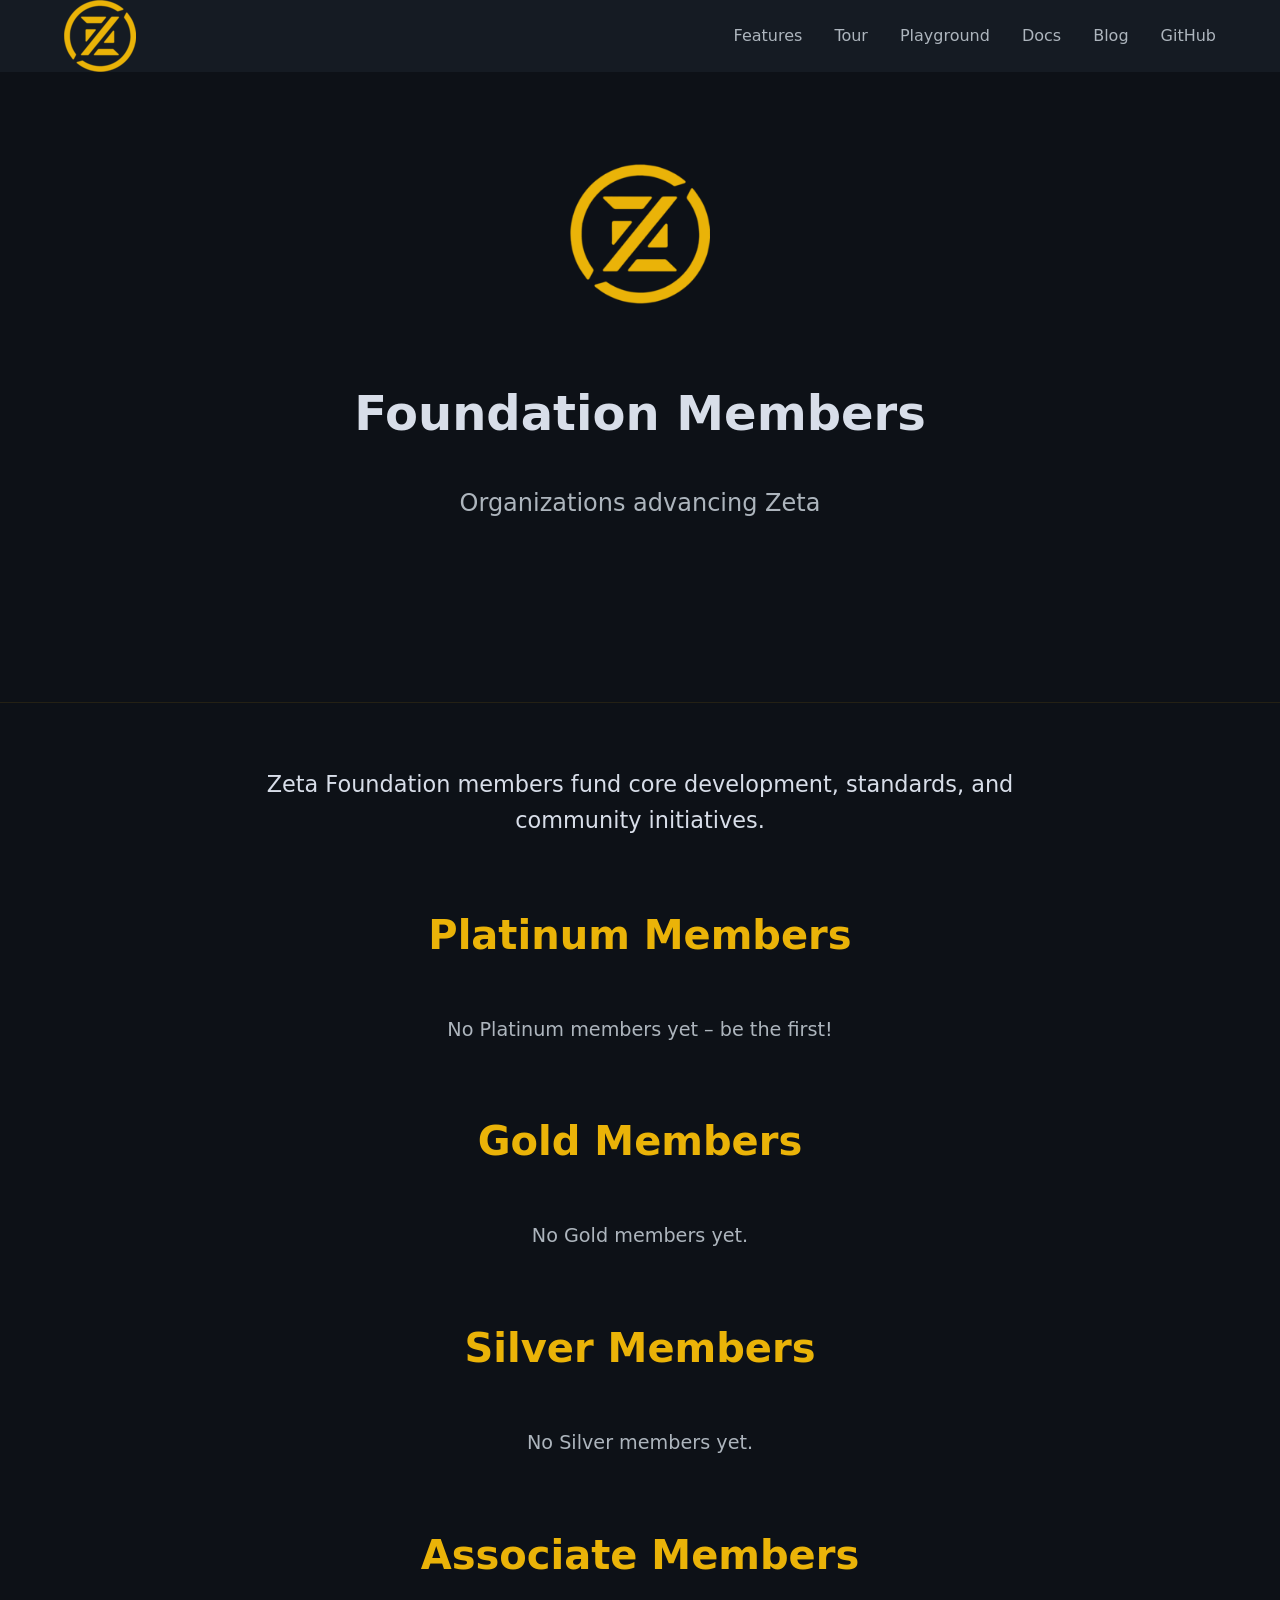
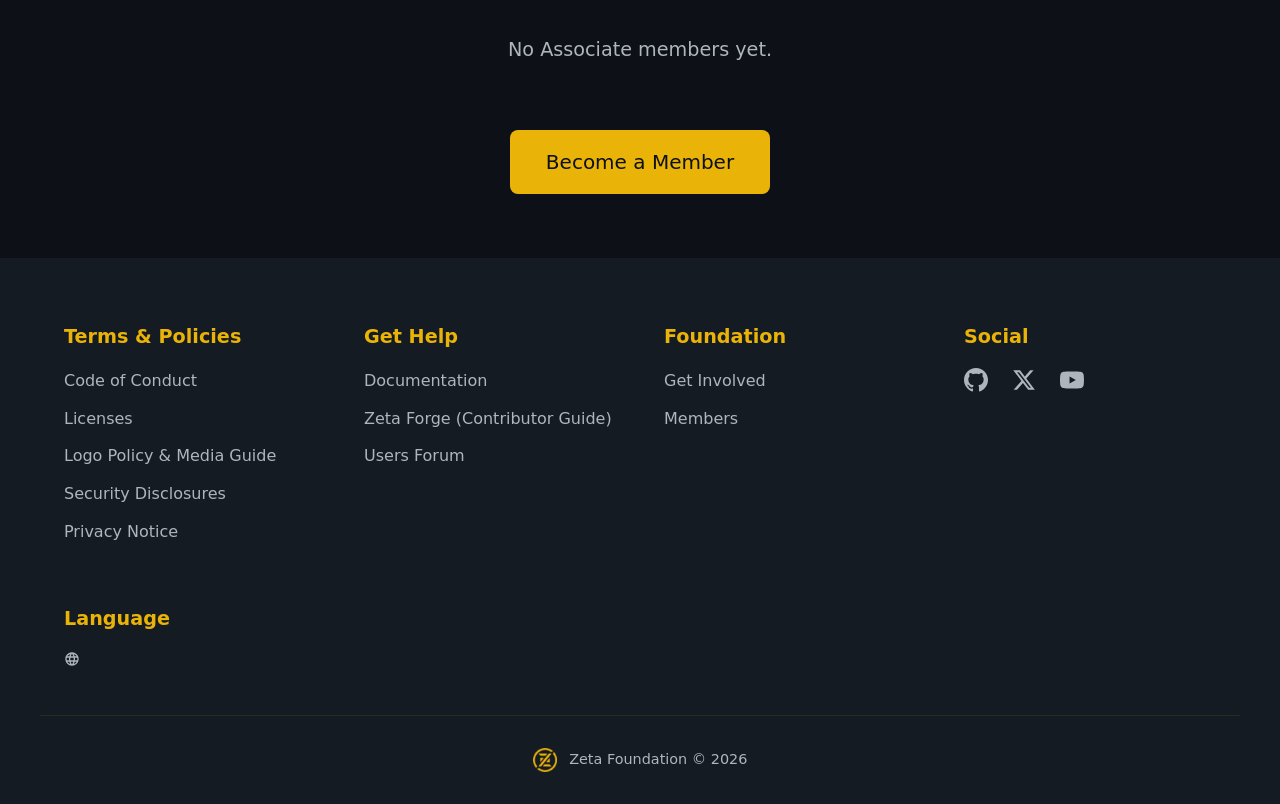
<file: members.html>
<!-- members.html -->
<!DOCTYPE html>
<html lang="en">
<head>
  <meta charset="UTF-8">
  <meta name="viewport" content="width=device-width, initial-scale=1.0">
  <meta name="description" content="Zeta Foundation Members – supporting organizations.">
  <meta property="og:title" content="Zeta Foundation Members">
  <meta property="og:description" content="Companies and organizations supporting Zeta development.">
  <meta property="og:image" content="https://z-lang.org/assets/images/z256.png">
  <meta property="og:url" content="https://z-lang.org/members.html">
  <meta property="og:type" content="website">
  <link rel="canonical" href="https://z-lang.org/members.html">
  <title>Zeta Foundation Members</title>
  <link rel="icon" href="assets/images/favicon.ico" type="image/x-icon">
  <link rel="stylesheet" href="assets/css/style.css">
</head>
<body>
  <header>
    <div class="container">
      <a href="/" class="logo">
        <img src="assets/images/z72.png" alt="Zeta Logo" width="72" height="72">
      </a>
      <button class="menu-toggle" id="menuToggle" aria-label="Toggle menu">
        <span></span>
        <span></span>
        <span></span>
      </button>
      <nav id="navMenu">
        <a href="#features">Features</a>
        <a href="tour.html">Tour</a>
        <a href="play.html">Playground</a>
        <a href="docs.html">Docs</a>
        <a href="blog.html">Blog</a>
        <a href="https://github.com/murphsicles/zeta" target="_blank">GitHub</a>
      </nav>
    </div>
  </header>
  <main>
    <section class="hero">
      <div class="container">
        <img src="assets/images/z180.png" alt="Zeta Logo" class="hero-logo">
        <h1 style="font-size:3rem; margin:2rem 0;">Foundation Members</h1>
        <p class="claim">Organizations advancing Zeta</p>
      </div>
    </section>
    <section class="section">
      <div class="container" style="max-width:900px; margin:0 auto; text-align:center;">
        <p style="font-size:1.4rem; margin-bottom:4rem;">
          Zeta Foundation members fund core development, standards, and community initiatives.
        </p>
        <h2 style="font-size:2.5rem; color:var(--accent); margin-bottom:3rem;">Platinum Members</h2>
        <p style="font-size:1.2rem; color:var(--muted); margin-bottom:4rem;">No Platinum members yet – be the first!</p>
        <h2 style="font-size:2.5rem; color:var(--accent); margin-bottom:3rem;">Gold Members</h2>
        <p style="font-size:1.2rem; color:var(--muted); margin-bottom:4rem;">No Gold members yet.</p>
        <h2 style="font-size:2.5rem; color:var(--accent); margin-bottom:3rem;">Silver Members</h2>
        <p style="font-size:1.2rem; color:var(--muted); margin-bottom:4rem;">No Silver members yet.</p>
        <h2 style="font-size:2.5rem; color:var(--accent); margin-bottom:3rem;">Associate Members</h2>
        <p style="font-size:1.2rem; color:var(--muted); margin-bottom:4rem;">No Associate members yet.</p>
        <p style="font-size:1.4rem;">
          <a href="get-involved.html" class="btn primary">Become a Member</a>
        </p>
      </div>
    </section>
  </main>
  <footer>
    <div class="container footer-grid">
      <div class="footer-column">
        <h3>Terms & Policies</h3>
        <ul>
          <li><a href="conduct.html">Code of Conduct</a></li>
          <li><a href="licenses.html">Licenses</a></li>
          <li><a href="logo.html">Logo Policy & Media Guide</a></li>
          <li><a href="security.html">Security Disclosures</a></li>
          <li><a href="privacy.html">Privacy Notice</a></li>
        </ul>
      </div>
      <div class="footer-column">
        <h3>Get Help</h3>
        <ul>
          <li><a href="docs.html">Documentation</a></li>
          <li><a href="https://github.com/murphsicles/zeta/wiki">Zeta Forge (Contributor Guide)</a></li>
          <li><a href="https://github.com/murphsicles/zeta/discussions">Users Forum</a></li>
        </ul>
      </div>
      <div class="footer-column">
        <h3>Foundation</h3>
        <ul>
          <li><a href="get-involved.html">Get Involved</a></li>
          <li><a href="members.html">Members</a></li>
        </ul>
      </div>
      <div class="footer-column">
        <h3>Social</h3>
        <div class="social-links">
          <a href="https://github.com/murphsicles/zeta" aria-label="GitHub">
            <svg viewBox="0 0 24 24"><path d="M12 0c-6.626 0-12 5.373-12 12 0 5.302 3.438 9.8 8.207 11.387.599.111.793-.261.793-.577v-2.234c-3.338.726-4.033-1.416-4.033-1.416-.546-1.387-1.333-1.756-1.333-1.756-1.089-.745.083-.729.083-.729 1.205.084 1.839 1.237 1.839 1.237 1.07 1.834 2.807 1.304 3.492.997.107-.775.418-1.305.762-1.604-2.665-.305-5.467-1.334-5.467-5.931 0-1.311.469-2.381 1.236-3.221-.124-.303-.535-1.524.117-3.176 0 0 1.008-.322 3.301 1.23.957-.266 1.983-.399 3.003-.404 1.02.005 2.047.138 3.006.404 2.291-1.552 3.297-1.23 3.297-1.23.653 1.653.242 2.874.118 3.176.77.84 1.235 1.911 1.235 3.221 0 4.609-2.807 5.624-5.479 5.921.43.372.823 1.102.823 2.222v3.293c0 .319.192.694.801.576 4.765-1.589 8.199-6.086 8.199-11.386 0-6.627-5.373-12-12-12z"/></svg>
          </a>
          <a href="#" aria-label="X (Twitter)">
            <svg viewBox="0 0 24 24"><path d="M18.244 2.25h3.308l-7.227 8.26 8.502 11.24H16.17l-5.214-6.817L4.99 21.75H1.68l7.73-8.835L1.254 2.25H8.08l4.713 6.231zm-1.161 17.52h1.833L7.084 4.126H5.117z"/></svg>
          </a>
          <a href="#" aria-label="YouTube">
            <svg viewBox="0 0 24 24"><path d="M23.498 6.186a3.016 3.016 0 0 0-2.122-2.136C19.505 3.545 12 3.545 12 3.545s-7.505 0-9.377.505A3.017 3.017 0 0 0 .502 6.186C0 8.07 0 12 0 12s0 3.93.502 5.814a3.016 3.016 0 0 0 2.122 2.136c1.871.505 9.376.505 9.376.505s7.505 0 9.377-.505a3.015 3.015 0 0 0 2.122-2.136C24 15.93 24 12 24 12s0-3.93-.502-5.814zM9.545 15.568V8.432L15.818 12l-6.273 3.568z"/></svg>
          </a>
        </div>
      </div>
      <div class="footer-column">
        <h3>Language</h3>
        <div class="language-selector">
          <svg width="16" height="16" viewBox="0 0 24 24" fill="currentColor">
            <path d="M0 0h24v24H0z" fill="none"/>
            <path d="M11.99 2C6.47 2 2 6.48 2 12s4.47 10 9.99 10C17.52 22 22 17.52 22 12S17.52 2 11.99 2zm6.93 6h-2.95c-.32-1.25-.78-2.45-1.38-3.56 1.84.63 3.37 1.91 4.33 3.56zM12 4.04c.83 1.2 1.48 2.53 1.91 3.96h-3.82c.43-1.43 1.08-2.76 1.91-3.96zM4.26 14C4.1 13.36 4 12.69 4 12s.1-1.36.26-2h3.38c-.08.66-.14 1.32-.14 2 0 .68.06 1.34.14 2H4.26zm.82 2h2.95c.32 1.25.78 2.45 1.38 3.56-1.84-.63-3.37-1.91-4.33-3.56zm2.95-8H5.08c.96-1.66 2.49-2.93 4.33-3.56C8.81 5.55 8.35 6.75 8.03 8zM12 19.96c-.83-1.2-1.48-2.53-1.91-3.96h3.82c-.43 1.43-1.08 2.76-1.91 3.96zM14.34 14H9.66c-.09-.66-.16-1.32-.16-2 0-.68.07-1.35.16-2h4.68c.09.65.16 1.32.16 2 0 .68-.07 1.34-.16 2zm.25 5.56c.6-1.11 1.06-2.31 1.38-3.56h2.95c-.96 1.65-2.49 2.93-4.33 3.56zM16.36 14c.08-.66.14-1.32.14-2 0-.68-.06-1.34-.14-2h3.38c.16.64.26 1.31.26 2s-.1 1.36-.26 2h-3.38z"/>
          </svg>
          <div id="google_translate_element"></div>
        </div>
      </div>
    </div>
    <div class="container footer-bottom">
      <img src="assets/images/z32.png" alt="Zeta" width="24" height="24">
      <span>Zeta Foundation © 2026</span>
    </div>
  </footer>
  <script src="assets/js/main.js"></script>
  <script type="text/javascript">
function googleTranslateElementInit() {
  new google.translate.TranslateElement({
    pageLanguage: 'en',
    layout: google.translate.TranslateElement.InlineLayout.SIMPLE,
    autoDisplay: false,
    includedLanguages: 'en,zh,ja,ko,fr,de,es,pt,ru,it,nl,pl,sv,ar,hi,tr'
  }, 'google_translate_element');
}
</script>
<script type="text/javascript" src="//translate.google.com/translate_a/element.js?cb=googleTranslateElementInit"></script>
</body>
</html>
</file>
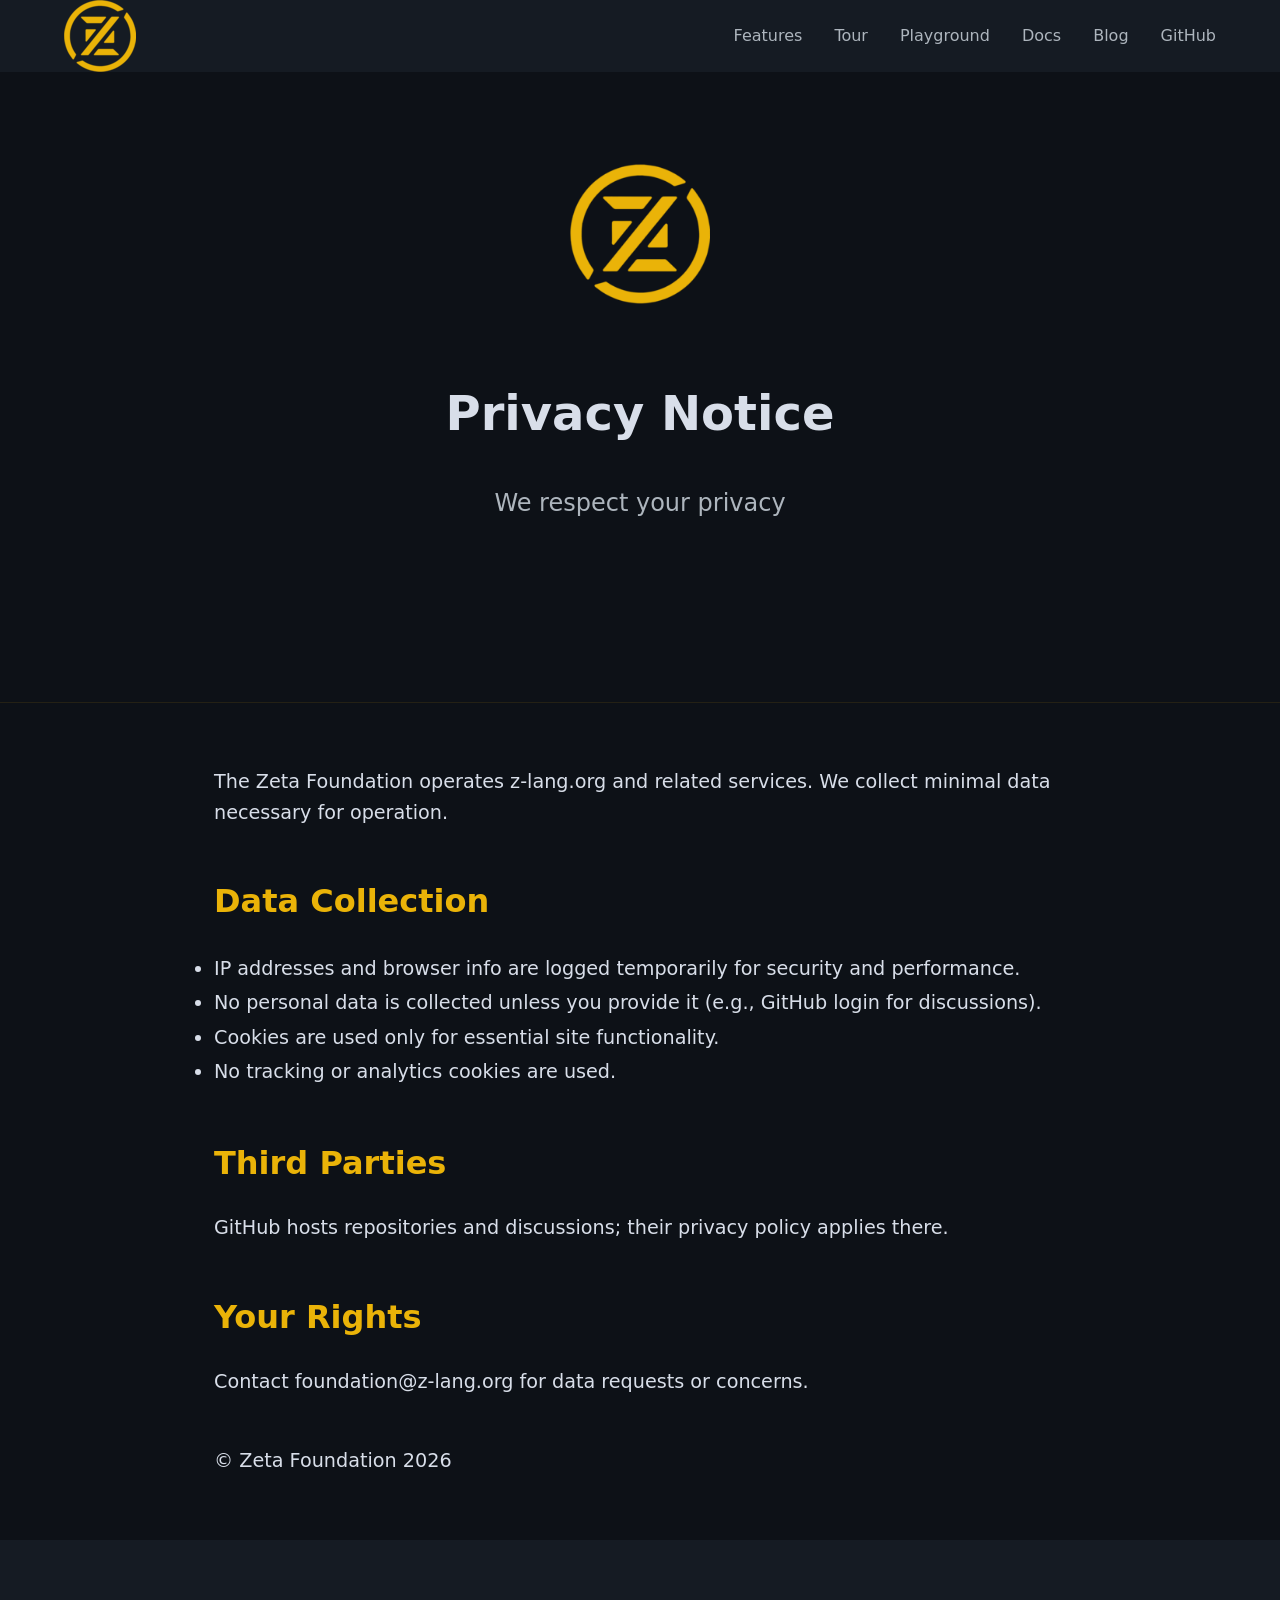
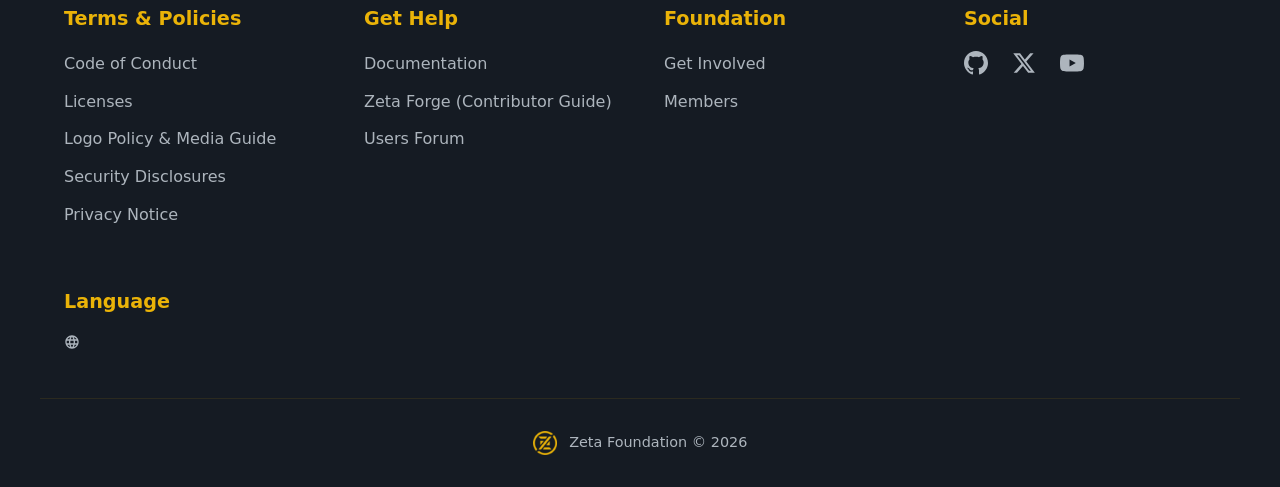
<file: privacy.html>
<!-- privacy.html -->
<!DOCTYPE html>
<html lang="en">
<head>
  <meta charset="UTF-8">
  <meta name="viewport" content="width=device-width, initial-scale=1.0">
  <meta name="description" content="Zeta Privacy Notice – how we handle data on z-lang.org.">
  <meta property="og:title" content="Zeta Privacy Notice">
  <meta property="og:description" content="Privacy practices for the Zeta website and community.">
  <meta property="og:image" content="https://z-lang.org/assets/images/z256.png">
  <meta property="og:url" content="https://z-lang.org/privacy.html">
  <meta property="og:type" content="website">
  <link rel="canonical" href="https://z-lang.org/privacy.html">
  <title>Zeta Privacy Notice</title>
  <link rel="icon" href="assets/images/favicon.ico" type="image/x-icon">
  <link rel="stylesheet" href="assets/css/style.css">
</head>
<body>
  <header>
    <div class="container">
      <a href="/" class="logo">
        <img src="assets/images/z72.png" alt="Zeta Logo" width="72" height="72">
      </a>
      <button class="menu-toggle" id="menuToggle" aria-label="Toggle menu">
        <span></span>
        <span></span>
        <span></span>
      </button>
      <nav id="navMenu">
        <a href="#features">Features</a>
        <a href="tour.html">Tour</a>
        <a href="play.html">Playground</a>
        <a href="docs.html">Docs</a>
        <a href="blog.html">Blog</a>
        <a href="https://github.com/murphsicles/zeta" target="_blank">GitHub</a>
      </nav>
    </div>
  </header>
  <main>
    <section class="hero">
      <div class="container">
        <img src="assets/images/z180.png" alt="Zeta Logo" class="hero-logo">
        <h1 style="font-size:3rem; margin:2rem 0;">Privacy Notice</h1>
        <p class="claim">We respect your privacy</p>
      </div>
    </section>
    <section class="section">
      <div class="container" style="max-width:900px; margin:0 auto;">
        <p style="font-size:1.2rem; margin-bottom:2rem;">
          The Zeta Foundation operates z-lang.org and related services. We collect minimal data necessary for operation.
        </p>
        <h2 style="font-size:2rem; color:var(--accent); margin:3rem 0 1.5rem;">Data Collection</h2>
        <ul style="font-size:1.2rem; line-height:1.8; margin-bottom:3rem;">
          <li>IP addresses and browser info are logged temporarily for security and performance.</li>
          <li>No personal data is collected unless you provide it (e.g., GitHub login for discussions).</li>
          <li>Cookies are used only for essential site functionality.</li>
          <li>No tracking or analytics cookies are used.</li>
        </ul>
        <h2 style="font-size:2rem; color:var(--accent); margin:3rem 0 1.5rem;">Third Parties</h2>
        <p style="font-size:1.2rem; margin-bottom:3rem;">
          GitHub hosts repositories and discussions; their privacy policy applies there.
        </p>
        <h2 style="font-size:2rem; color:var(--accent); margin:3rem 0 1.5rem;">Your Rights</h2>
        <p style="font-size:1.2rem; margin-bottom:3rem;">
          Contact foundation@z-lang.org for data requests or concerns.
        </p>
        <p style="font-size:1.2rem;">
          © Zeta Foundation 2026
        </p>
      </div>
    </section>
  </main>
  <footer>
    <div class="container footer-grid">
      <div class="footer-column">
        <h3>Terms & Policies</h3>
        <ul>
          <li><a href="conduct.html">Code of Conduct</a></li>
          <li><a href="licenses.html">Licenses</a></li>
          <li><a href="logo.html">Logo Policy & Media Guide</a></li>
          <li><a href="security.html">Security Disclosures</a></li>
          <li><a href="privacy.html">Privacy Notice</a></li>
        </ul>
      </div>
      <div class="footer-column">
        <h3>Get Help</h3>
        <ul>
          <li><a href="docs.html">Documentation</a></li>
          <li><a href="https://github.com/murphsicles/zeta/wiki">Zeta Forge (Contributor Guide)</a></li>
          <li><a href="https://github.com/murphsicles/zeta/discussions">Users Forum</a></li>
        </ul>
      </div>
      <div class="footer-column">
        <h3>Foundation</h3>
        <ul>
          <li><a href="get-involved.html">Get Involved</a></li>
          <li><a href="members.html">Members</a></li>
        </ul>
      </div>
      <div class="footer-column">
        <h3>Social</h3>
        <div class="social-links">
          <a href="https://github.com/murphsicles/zeta" aria-label="GitHub">
            <svg viewBox="0 0 24 24"><path d="M12 0c-6.626 0-12 5.373-12 12 0 5.302 3.438 9.8 8.207 11.387.599.111.793-.261.793-.577v-2.234c-3.338.726-4.033-1.416-4.033-1.416-.546-1.387-1.333-1.756-1.333-1.756-1.089-.745.083-.729.083-.729 1.205.084 1.839 1.237 1.839 1.237 1.07 1.834 2.807 1.304 3.492.997.107-.775.418-1.305.762-1.604-2.665-.305-5.467-1.334-5.467-5.931 0-1.311.469-2.381 1.236-3.221-.124-.303-.535-1.524.117-3.176 0 0 1.008-.322 3.301 1.23.957-.266 1.983-.399 3.003-.404 1.02.005 2.047.138 3.006.404 2.291-1.552 3.297-1.23 3.297-1.23.653 1.653.242 2.874.118 3.176.77.84 1.235 1.911 1.235 3.221 0 4.609-2.807 5.624-5.479 5.921.43.372.823 1.102.823 2.222v3.293c0 .319.192.694.801.576 4.765-1.589 8.199-6.086 8.199-11.386 0-6.627-5.373-12-12-12z"/></svg>
          </a>
          <a href="#" aria-label="X (Twitter)">
            <svg viewBox="0 0 24 24"><path d="M18.244 2.25h3.308l-7.227 8.26 8.502 11.24H16.17l-5.214-6.817L4.99 21.75H1.68l7.73-8.835L1.254 2.25H8.08l4.713 6.231zm-1.161 17.52h1.833L7.084 4.126H5.117z"/></svg>
          </a>
          <a href="#" aria-label="YouTube">
            <svg viewBox="0 0 24 24"><path d="M23.498 6.186a3.016 3.016 0 0 0-2.122-2.136C19.505 3.545 12 3.545 12 3.545s-7.505 0-9.377.505A3.017 3.017 0 0 0 .502 6.186C0 8.07 0 12 0 12s0 3.93.502 5.814a3.016 3.016 0 0 0 2.122 2.136c1.871.505 9.376.505 9.376.505s7.505 0 9.377-.505a3.015 3.015 0 0 0 2.122-2.136C24 15.93 24 12 24 12s0-3.93-.502-5.814zM9.545 15.568V8.432L15.818 12l-6.273 3.568z"/></svg>
          </a>
        </div>
      </div>
      <div class="footer-column">
        <h3>Language</h3>
        <div class="language-selector">
          <svg width="16" height="16" viewBox="0 0 24 24" fill="currentColor">
            <path d="M0 0h24v24H0z" fill="none"/>
            <path d="M11.99 2C6.47 2 2 6.48 2 12s4.47 10 9.99 10C17.52 22 22 17.52 22 12S17.52 2 11.99 2zm6.93 6h-2.95c-.32-1.25-.78-2.45-1.38-3.56 1.84.63 3.37 1.91 4.33 3.56zM12 4.04c.83 1.2 1.48 2.53 1.91 3.96h-3.82c.43-1.43 1.08-2.76 1.91-3.96zM4.26 14C4.1 13.36 4 12.69 4 12s.1-1.36.26-2h3.38c-.08.66-.14 1.32-.14 2 0 .68.06 1.34.14 2H4.26zm.82 2h2.95c.32 1.25.78 2.45 1.38 3.56-1.84-.63-3.37-1.91-4.33-3.56zm2.95-8H5.08c.96-1.66 2.49-2.93 4.33-3.56C8.81 5.55 8.35 6.75 8.03 8zM12 19.96c-.83-1.2-1.48-2.53-1.91-3.96h3.82c-.43 1.43-1.08 2.76-1.91 3.96zM14.34 14H9.66c-.09-.66-.16-1.32-.16-2 0-.68.07-1.35.16-2h4.68c.09.65.16 1.32.16 2 0 .68-.07 1.34-.16 2zm.25 5.56c.6-1.11 1.06-2.31 1.38-3.56h2.95c-.96 1.65-2.49 2.93-4.33 3.56zM16.36 14c.08-.66.14-1.32.14-2 0-.68-.06-1.34-.14-2h3.38c.16.64.26 1.31.26 2s-.1 1.36-.26 2h-3.38z"/>
          </svg>
          <div id="google_translate_element"></div>
        </div>
      </div>
    </div>
    <div class="container footer-bottom">
      <img src="assets/images/z32.png" alt="Zeta" width="24" height="24">
      <span>Zeta Foundation © 2026</span>
    </div>
  </footer>
  <script src="assets/js/main.js"></script>
  <script type="text/javascript">
function googleTranslateElementInit() {
  new google.translate.TranslateElement({
    pageLanguage: 'en',
    layout: google.translate.TranslateElement.InlineLayout.SIMPLE,
    autoDisplay: false,
    includedLanguages: 'en,zh,ja,ko,fr,de,es,pt,ru,it,nl,pl,sv,ar,hi,tr'
  }, 'google_translate_element');
}
</script>
<script type="text/javascript" src="//translate.google.com/translate_a/element.js?cb=googleTranslateElementInit"></script>
</body>
</html>
</file>
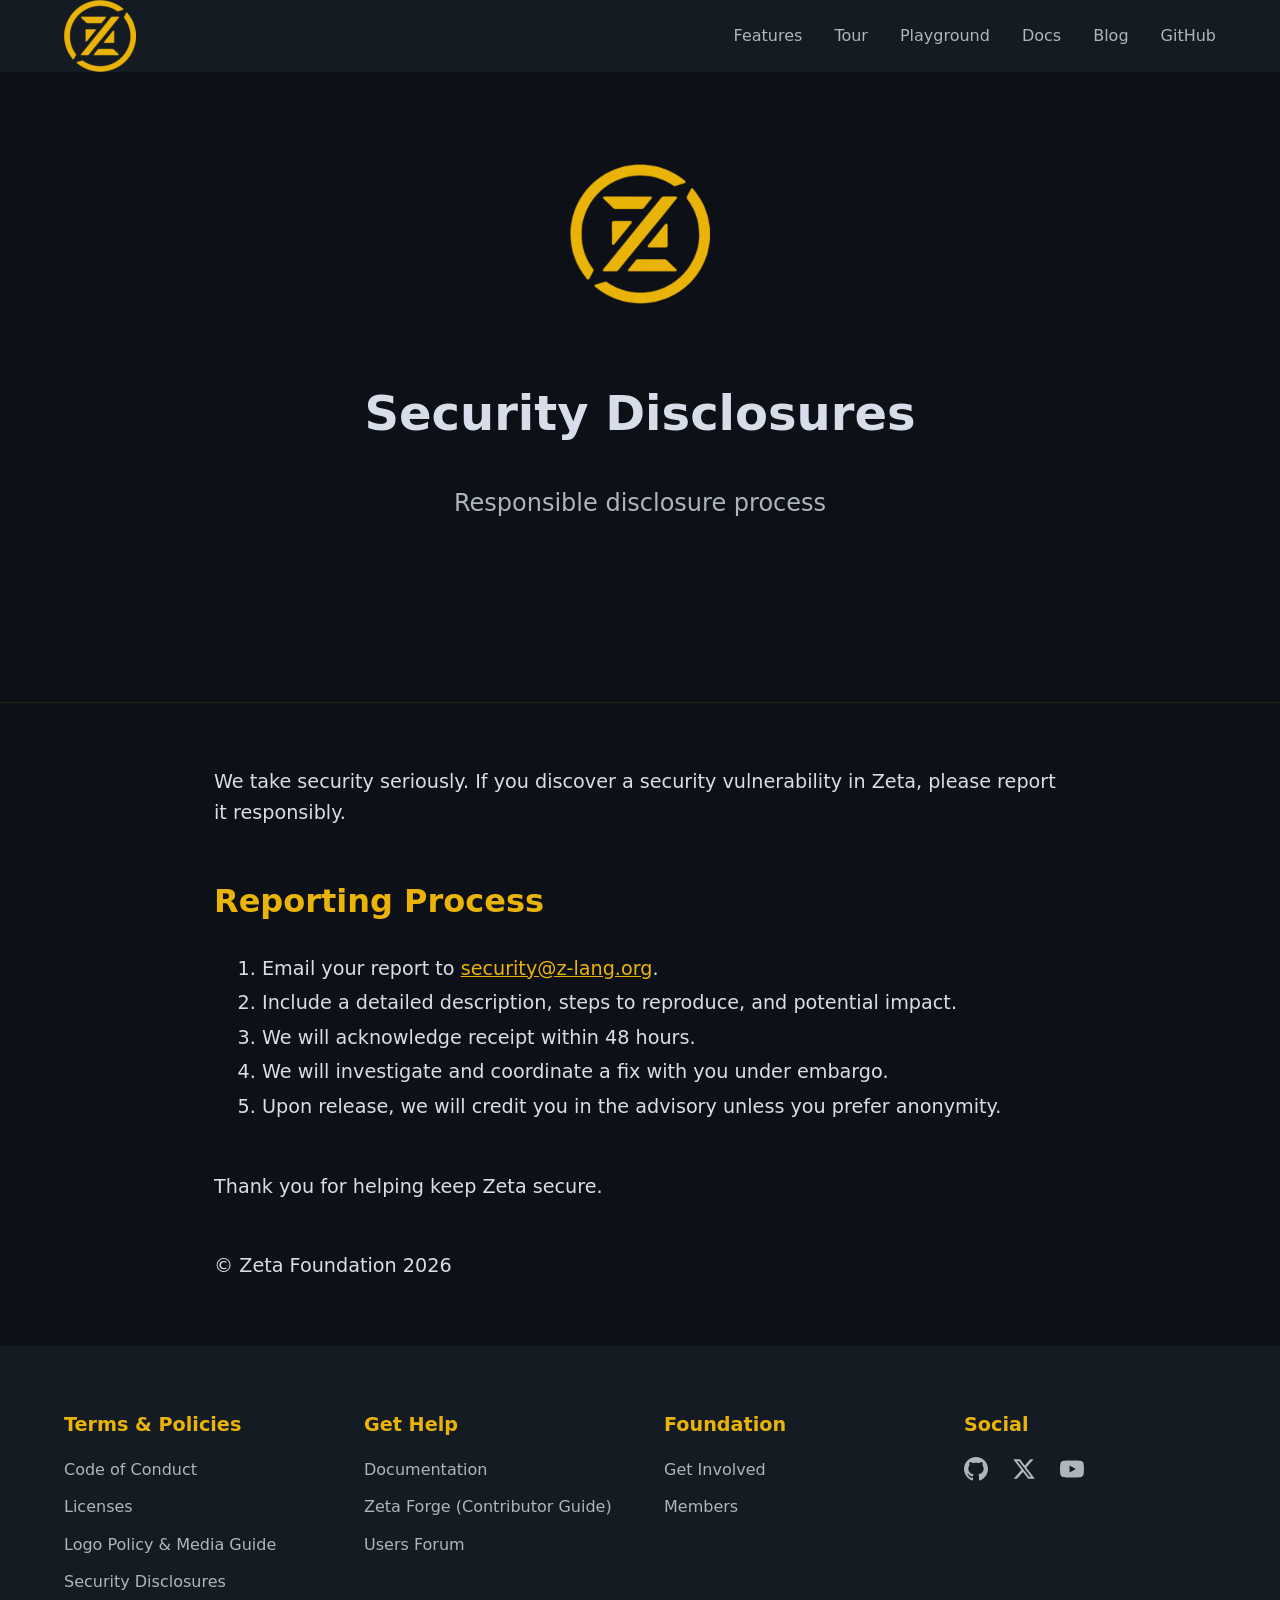
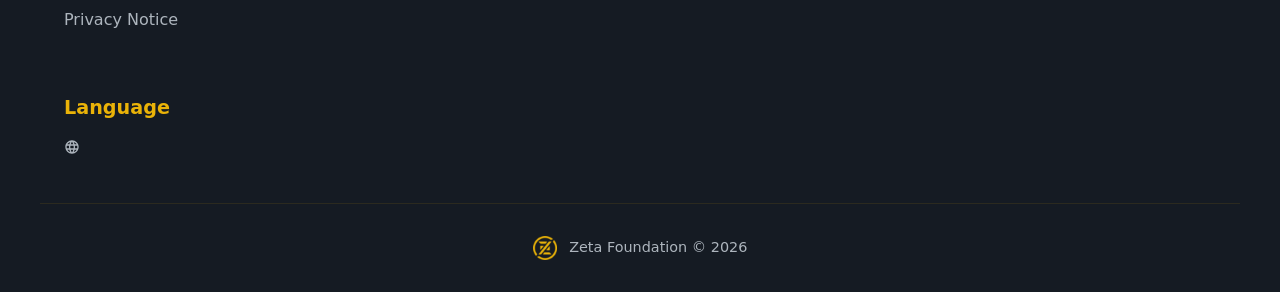
<file: security.html>
<!-- security.html -->
<!DOCTYPE html>
<html lang="en">
<head>
  <meta charset="UTF-8">
  <meta name="viewport" content="width=device-width, initial-scale=1.0">
  <meta name="description" content="Zeta Security Disclosures – how to report security issues in Zeta.">
  <meta property="og:title" content="Zeta Security Disclosures">
  <meta property="og:description" content="Responsible disclosure process for Zeta security issues.">
  <meta property="og:image" content="https://z-lang.org/assets/images/z256.png">
  <meta property="og:url" content="https://z-lang.org/security.html">
  <meta property="og:type" content="website">
  <link rel="canonical" href="https://z-lang.org/security.html">
  <title>Zeta Security Disclosures</title>
  <link rel="icon" href="assets/images/favicon.ico" type="image/x-icon">
  <link rel="stylesheet" href="assets/css/style.css">
</head>
<body>
  <header>
    <div class="container">
      <a href="/" class="logo">
        <img src="assets/images/z72.png" alt="Zeta Logo" width="72" height="72">
      </a>
      <button class="menu-toggle" id="menuToggle" aria-label="Toggle menu">
        <span></span>
        <span></span>
        <span></span>
      </button>
      <nav id="navMenu">
        <a href="#features">Features</a>
        <a href="tour.html">Tour</a>
        <a href="play.html">Playground</a>
        <a href="docs.html">Docs</a>
        <a href="blog.html">Blog</a>
        <a href="https://github.com/murphsicles/zeta" target="_blank">GitHub</a>
      </nav>
    </div>
  </header>
  <main>
    <section class="hero">
      <div class="container">
        <img src="assets/images/z180.png" alt="Zeta Logo" class="hero-logo">
        <h1 style="font-size:3rem; margin:2rem 0;">Security Disclosures</h1>
        <p class="claim">Responsible disclosure process</p>
      </div>
    </section>
    <section class="section">
      <div class="container" style="max-width:900px; margin:0 auto;">
        <p style="font-size:1.2rem; margin-bottom:2rem;">
          We take security seriously. If you discover a security vulnerability in Zeta, please report it responsibly.
        </p>
        <h2 style="font-size:2rem; color:var(--accent); margin:3rem 0 1.5rem;">Reporting Process</h2>
        <ol style="font-size:1.2rem; line-height:1.8; margin-left:3rem; margin-bottom:3rem;">
          <li>Email your report to <a href="mailto:security@z-lang.org" style="color:var(--accent);">security@z-lang.org</a>.</li>
          <li>Include a detailed description, steps to reproduce, and potential impact.</li>
          <li>We will acknowledge receipt within 48 hours.</li>
          <li>We will investigate and coordinate a fix with you under embargo.</li>
          <li>Upon release, we will credit you in the advisory unless you prefer anonymity.</li>
        </ol>
        <p style="font-size:1.2rem;">
          Thank you for helping keep Zeta secure.
        </p>
        <p style="font-size:1.2rem; margin-top:3rem;">
          © Zeta Foundation 2026
        </p>
      </div>
    </section>
  </main>
  <footer>
    <div class="container footer-grid">
      <div class="footer-column">
        <h3>Terms & Policies</h3>
        <ul>
          <li><a href="conduct.html">Code of Conduct</a></li>
          <li><a href="licenses.html">Licenses</a></li>
          <li><a href="logo.html">Logo Policy & Media Guide</a></li>
          <li><a href="security.html">Security Disclosures</a></li>
          <li><a href="privacy.html">Privacy Notice</a></li>
        </ul>
      </div>
      <div class="footer-column">
        <h3>Get Help</h3>
        <ul>
          <li><a href="docs.html">Documentation</a></li>
          <li><a href="https://github.com/murphsicles/zeta/wiki">Zeta Forge (Contributor Guide)</a></li>
          <li><a href="https://github.com/murphsicles/zeta/discussions">Users Forum</a></li>
        </ul>
      </div>
      <div class="footer-column">
        <h3>Foundation</h3>
        <ul>
          <li><a href="get-involved.html">Get Involved</a></li>
          <li><a href="members.html">Members</a></li>
        </ul>
      </div>
      <div class="footer-column">
        <h3>Social</h3>
        <div class="social-links">
          <a href="https://github.com/murphsicles/zeta" aria-label="GitHub">
            <svg viewBox="0 0 24 24"><path d="M12 0c-6.626 0-12 5.373-12 12 0 5.302 3.438 9.8 8.207 11.387.599.111.793-.261.793-.577v-2.234c-3.338.726-4.033-1.416-4.033-1.416-.546-1.387-1.333-1.756-1.333-1.756-1.089-.745.083-.729.083-.729 1.205.084 1.839 1.237 1.839 1.237 1.07 1.834 2.807 1.304 3.492.997.107-.775.418-1.305.762-1.604-2.665-.305-5.467-1.334-5.467-5.931 0-1.311.469-2.381 1.236-3.221-.124-.303-.535-1.524.117-3.176 0 0 1.008-.322 3.301 1.23.957-.266 1.983-.399 3.003-.404 1.02.005 2.047.138 3.006.404 2.291-1.552 3.297-1.23 3.297-1.23.653 1.653.242 2.874.118 3.176.77.84 1.235 1.911 1.235 3.221 0 4.609-2.807 5.624-5.479 5.921.43.372.823 1.102.823 2.222v3.293c0 .319.192.694.801.576 4.765-1.589 8.199-6.086 8.199-11.386 0-6.627-5.373-12-12-12z"/></svg>
          </a>
          <a href="#" aria-label="X (Twitter)">
            <svg viewBox="0 0 24 24"><path d="M18.244 2.25h3.308l-7.227 8.26 8.502 11.24H16.17l-5.214-6.817L4.99 21.75H1.68l7.73-8.835L1.254 2.25H8.08l4.713 6.231zm-1.161 17.52h1.833L7.084 4.126H5.117z"/></svg>
          </a>
          <a href="#" aria-label="YouTube">
            <svg viewBox="0 0 24 24"><path d="M23.498 6.186a3.016 3.016 0 0 0-2.122-2.136C19.505 3.545 12 3.545 12 3.545s-7.505 0-9.377.505A3.017 3.017 0 0 0 .502 6.186C0 8.07 0 12 0 12s0 3.93.502 5.814a3.016 3.016 0 0 0 2.122 2.136c1.871.505 9.376.505 9.376.505s7.505 0 9.377-.505a3.015 3.015 0 0 0 2.122-2.136C24 15.93 24 12 24 12s0-3.93-.502-5.814zM9.545 15.568V8.432L15.818 12l-6.273 3.568z"/></svg>
          </a>
        </div>
      </div>
      <div class="footer-column">
        <h3>Language</h3>
        <div class="language-selector">
          <svg width="16" height="16" viewBox="0 0 24 24" fill="currentColor">
            <path d="M0 0h24v24H0z" fill="none"/>
            <path d="M11.99 2C6.47 2 2 6.48 2 12s4.47 10 9.99 10C17.52 22 22 17.52 22 12S17.52 2 11.99 2zm6.93 6h-2.95c-.32-1.25-.78-2.45-1.38-3.56 1.84.63 3.37 1.91 4.33 3.56zM12 4.04c.83 1.2 1.48 2.53 1.91 3.96h-3.82c.43-1.43 1.08-2.76 1.91-3.96zM4.26 14C4.1 13.36 4 12.69 4 12s.1-1.36.26-2h3.38c-.08.66-.14 1.32-.14 2 0 .68.06 1.34.14 2H4.26zm.82 2h2.95c.32 1.25.78 2.45 1.38 3.56-1.84-.63-3.37-1.91-4.33-3.56zm2.95-8H5.08c.96-1.66 2.49-2.93 4.33-3.56C8.81 5.55 8.35 6.75 8.03 8zM12 19.96c-.83-1.2-1.48-2.53-1.91-3.96h3.82c-.43 1.43-1.08 2.76-1.91 3.96zM14.34 14H9.66c-.09-.66-.16-1.32-.16-2 0-.68.07-1.35.16-2h4.68c.09.65.16 1.32.16 2 0 .68-.07 1.34-.16 2zm.25 5.56c.6-1.11 1.06-2.31 1.38-3.56h2.95c-.96 1.65-2.49 2.93-4.33 3.56zM16.36 14c.08-.66.14-1.32.14-2 0-.68-.06-1.34-.14-2h3.38c.16.64.26 1.31.26 2s-.1 1.36-.26 2h-3.38z"/>
          </svg>
          <div id="google_translate_element"></div>
        </div>
      </div>
    </div>
    <div class="container footer-bottom">
      <img src="assets/images/z32.png" alt="Zeta" width="24" height="24">
      <span>Zeta Foundation © 2026</span>
    </div>
  </footer>
  <script src="assets/js/main.js"></script>
  <script type="text/javascript">
function googleTranslateElementInit() {
  new google.translate.TranslateElement({
    pageLanguage: 'en',
    layout: google.translate.TranslateElement.InlineLayout.SIMPLE,
    autoDisplay: false,
    includedLanguages: 'en,zh,ja,ko,fr,de,es,pt,ru,it,nl,pl,sv,ar,hi,tr'
  }, 'google_translate_element');
}
</script>
<script type="text/javascript" src="//translate.google.com/translate_a/element.js?cb=googleTranslateElementInit"></script>
</body>
</html>
</file>
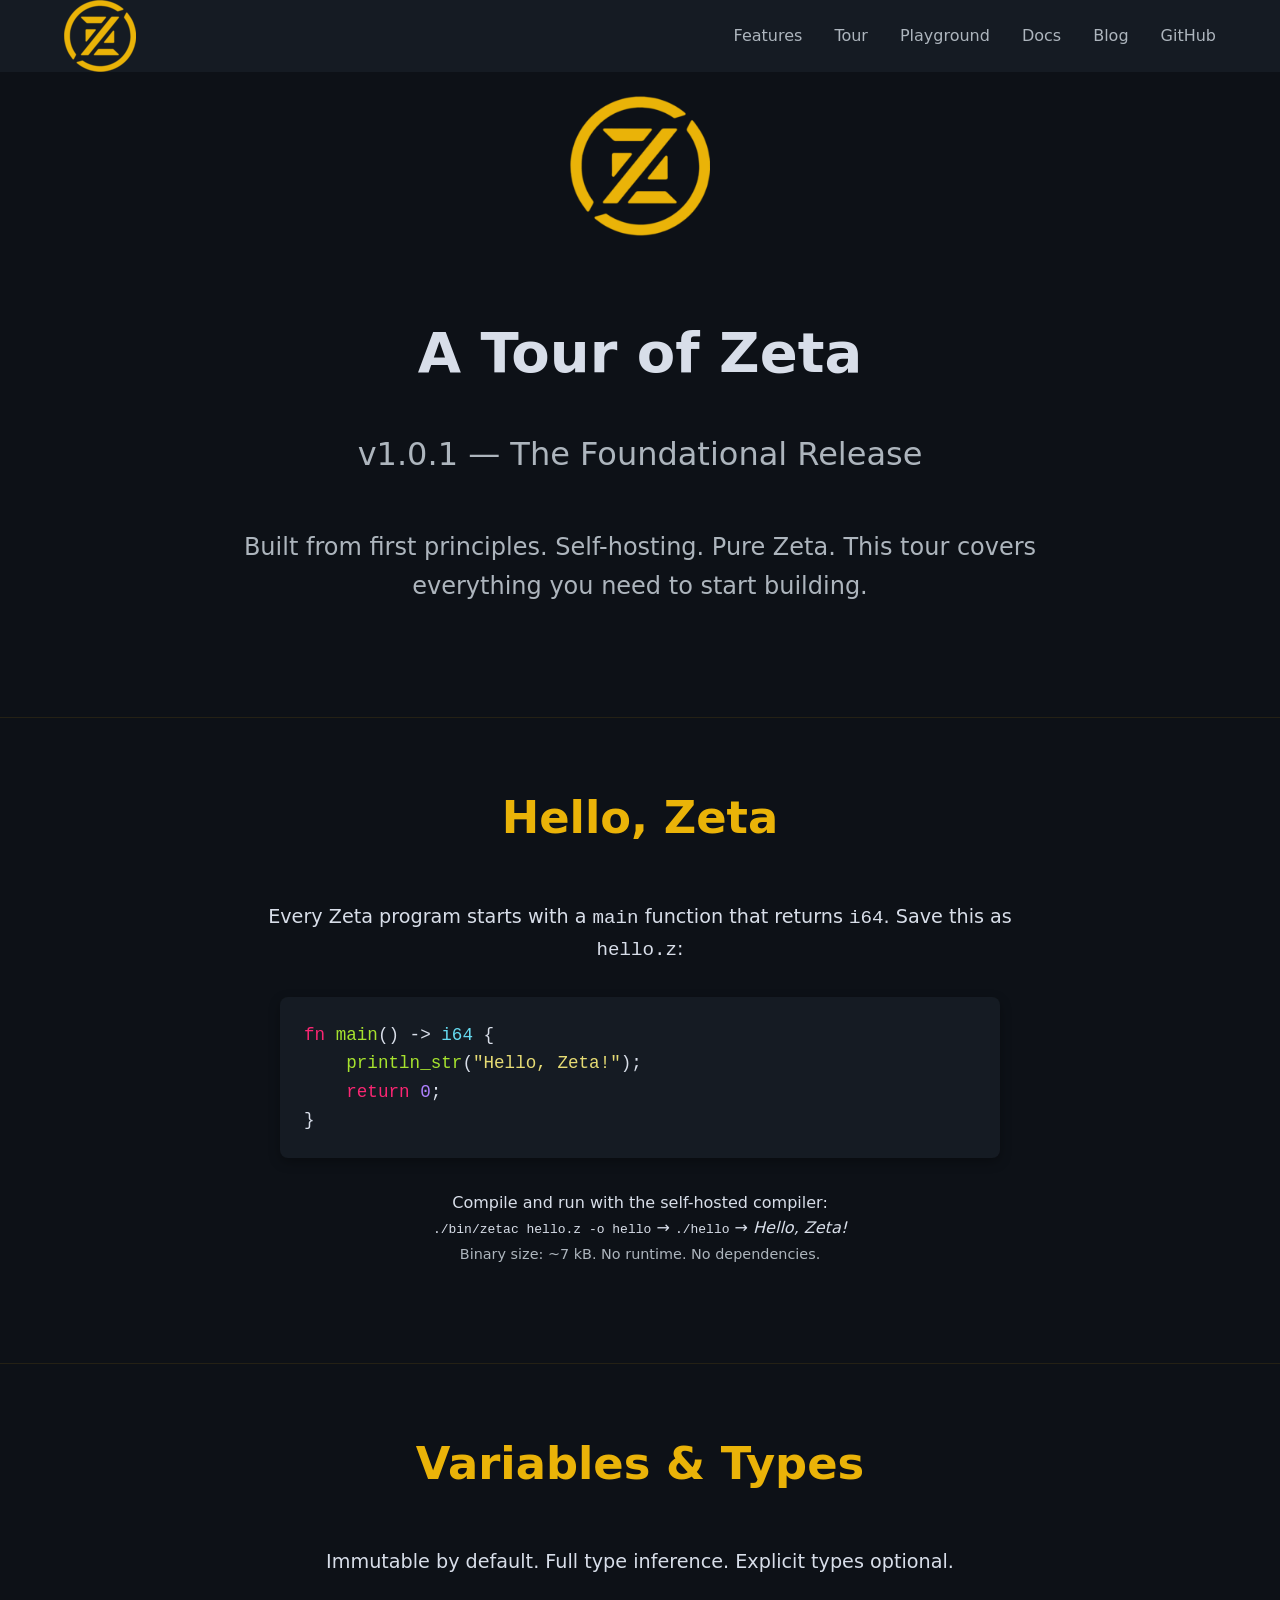
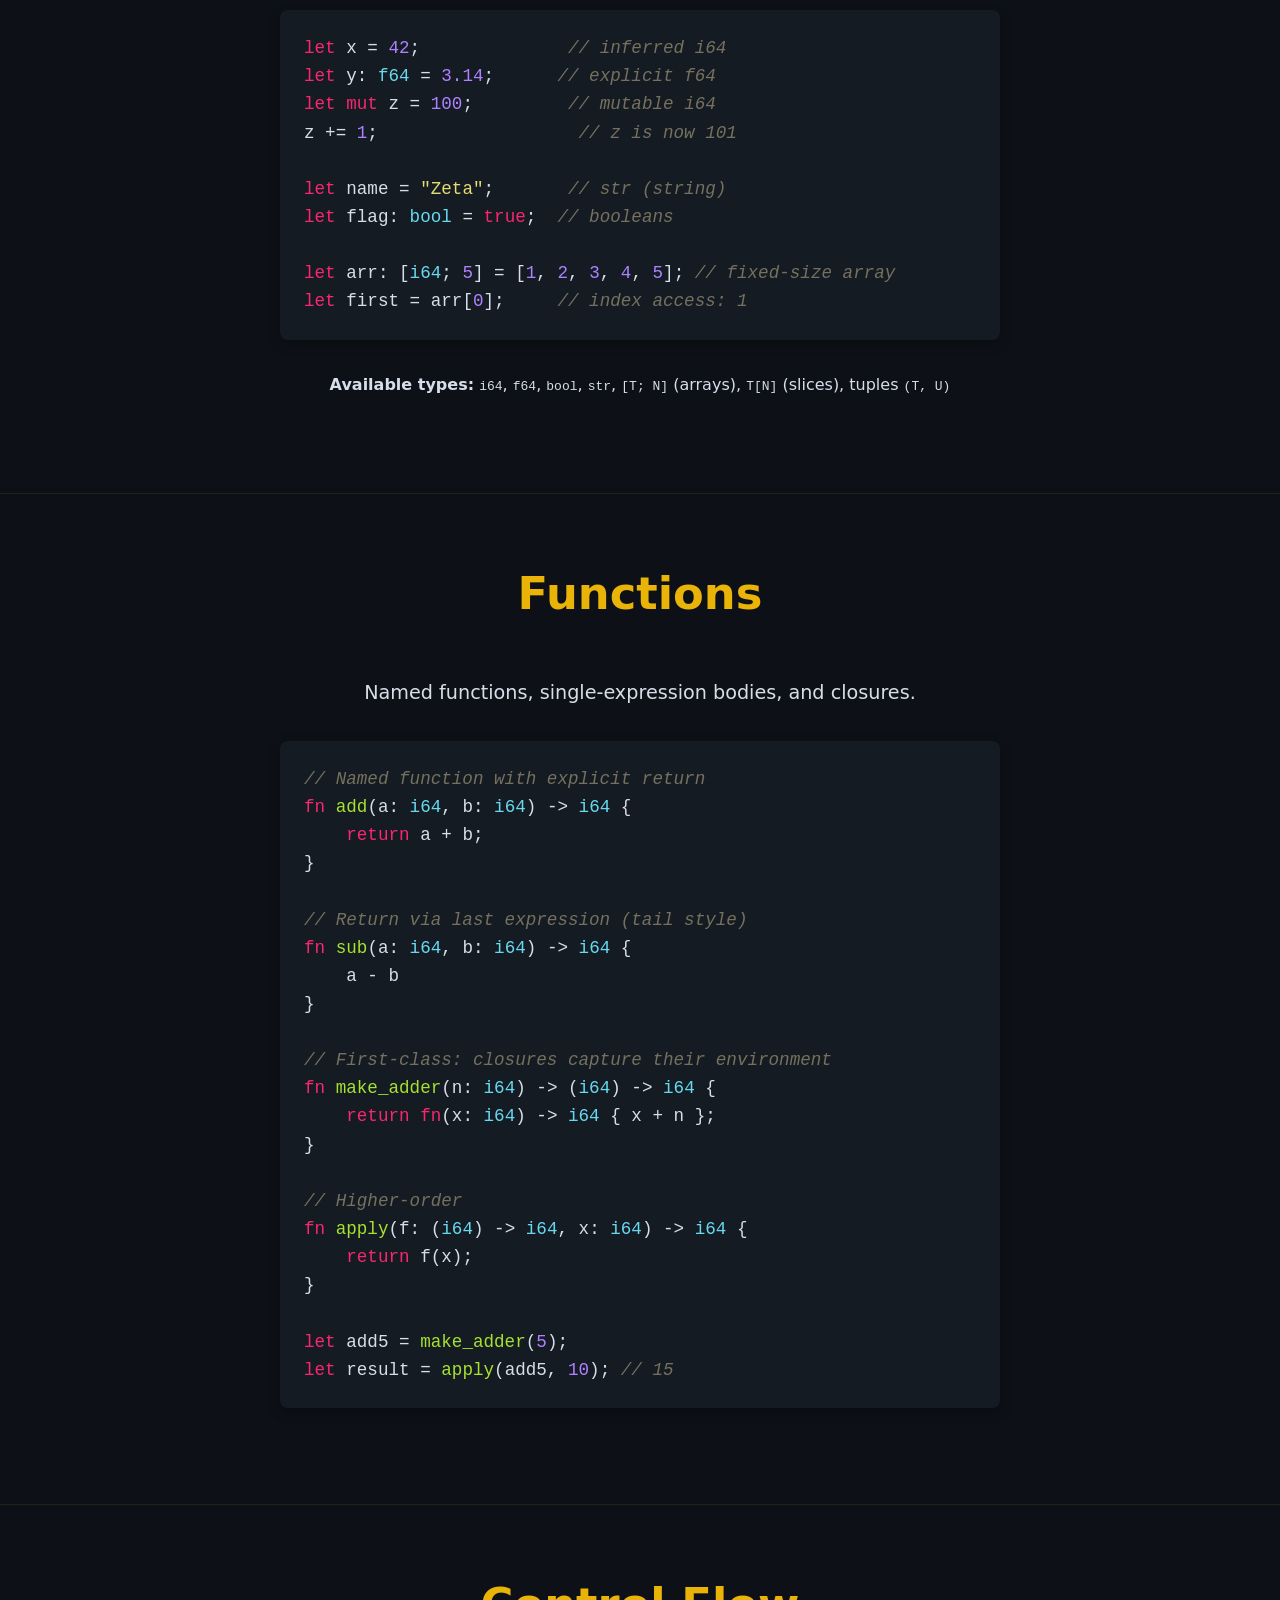
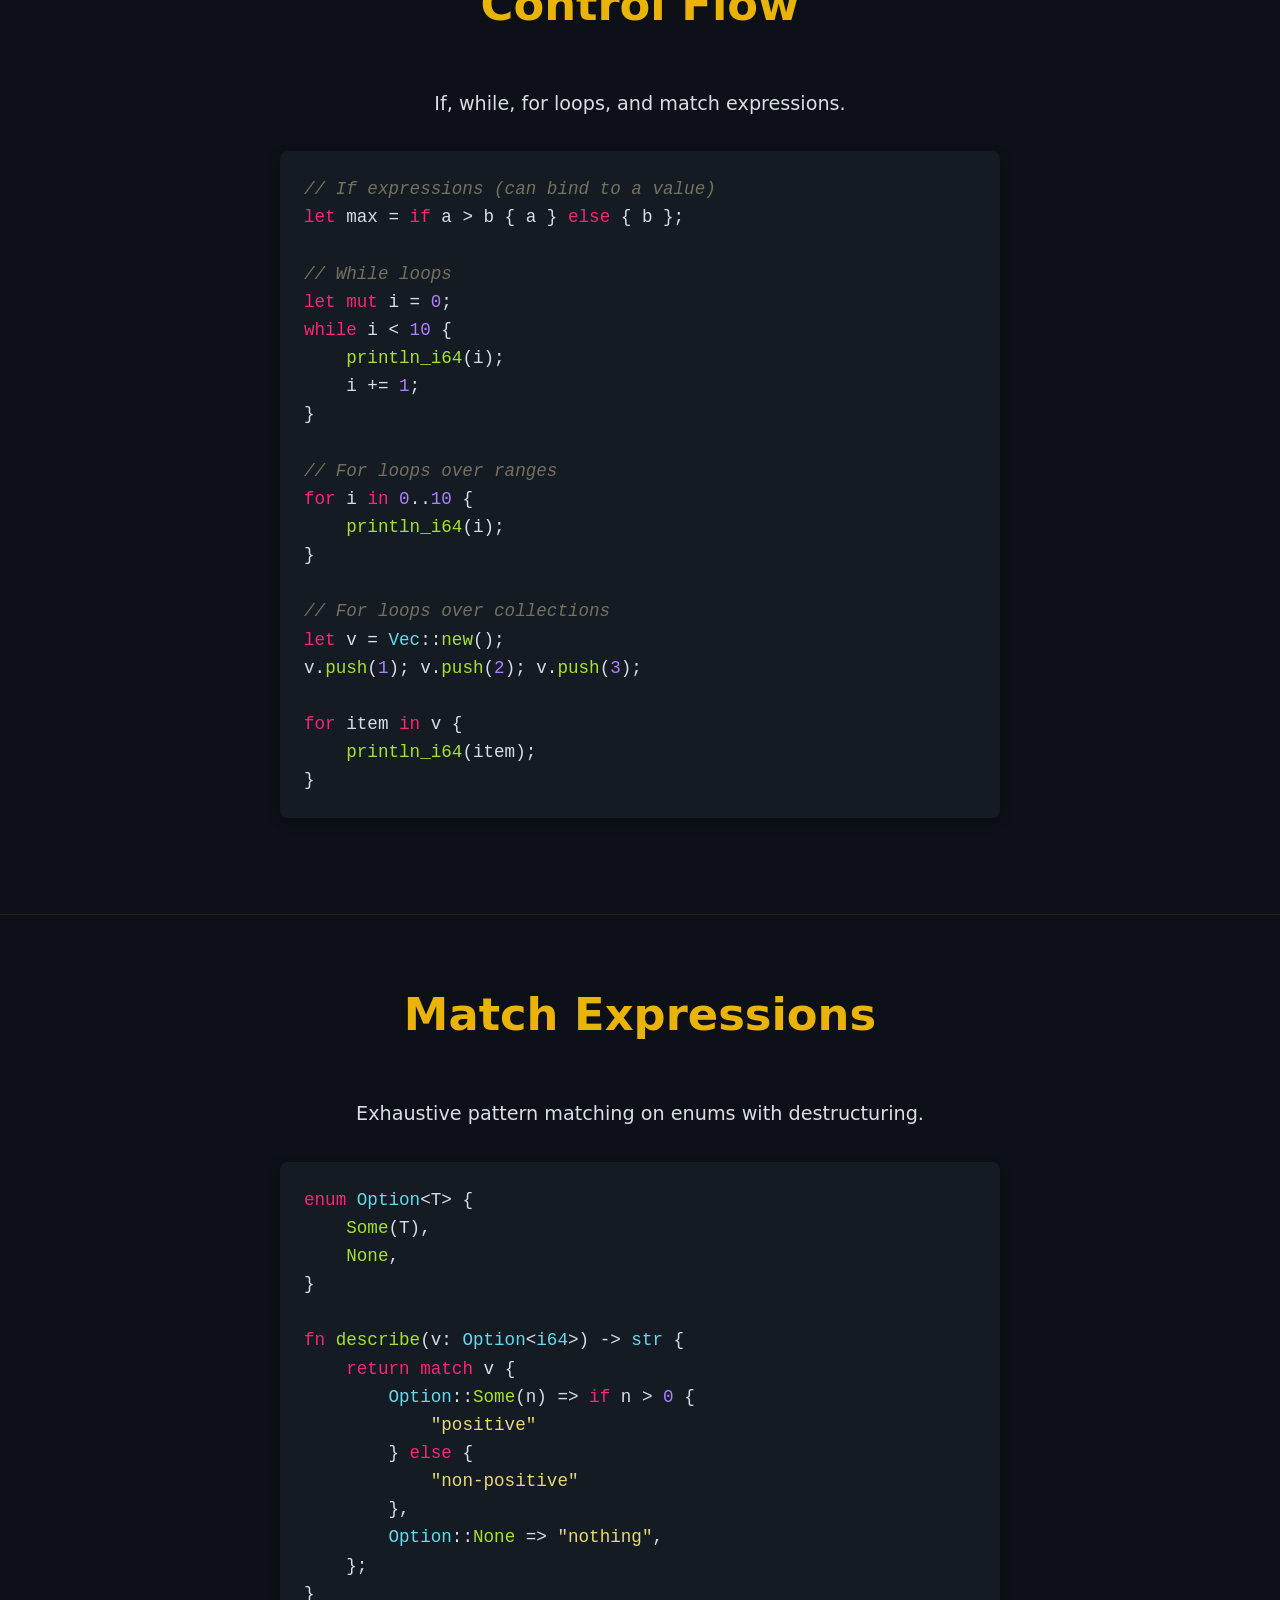
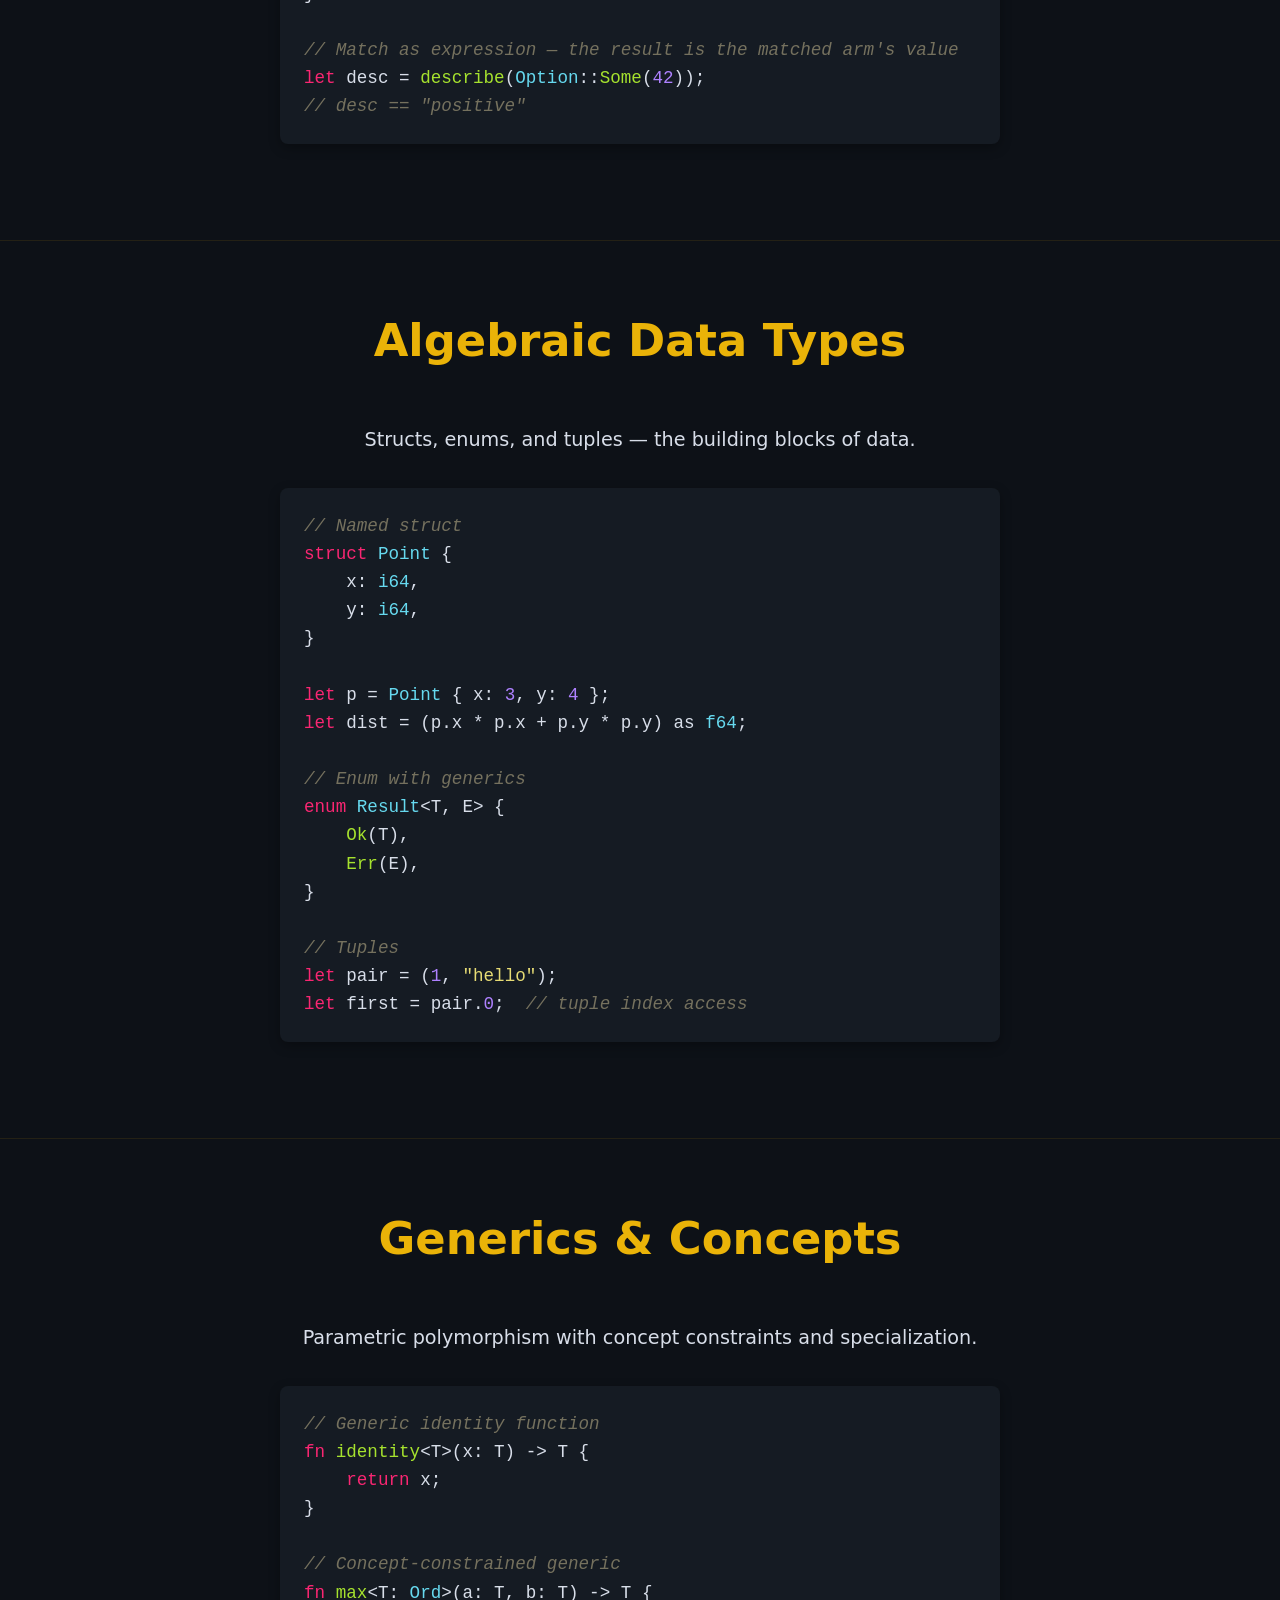
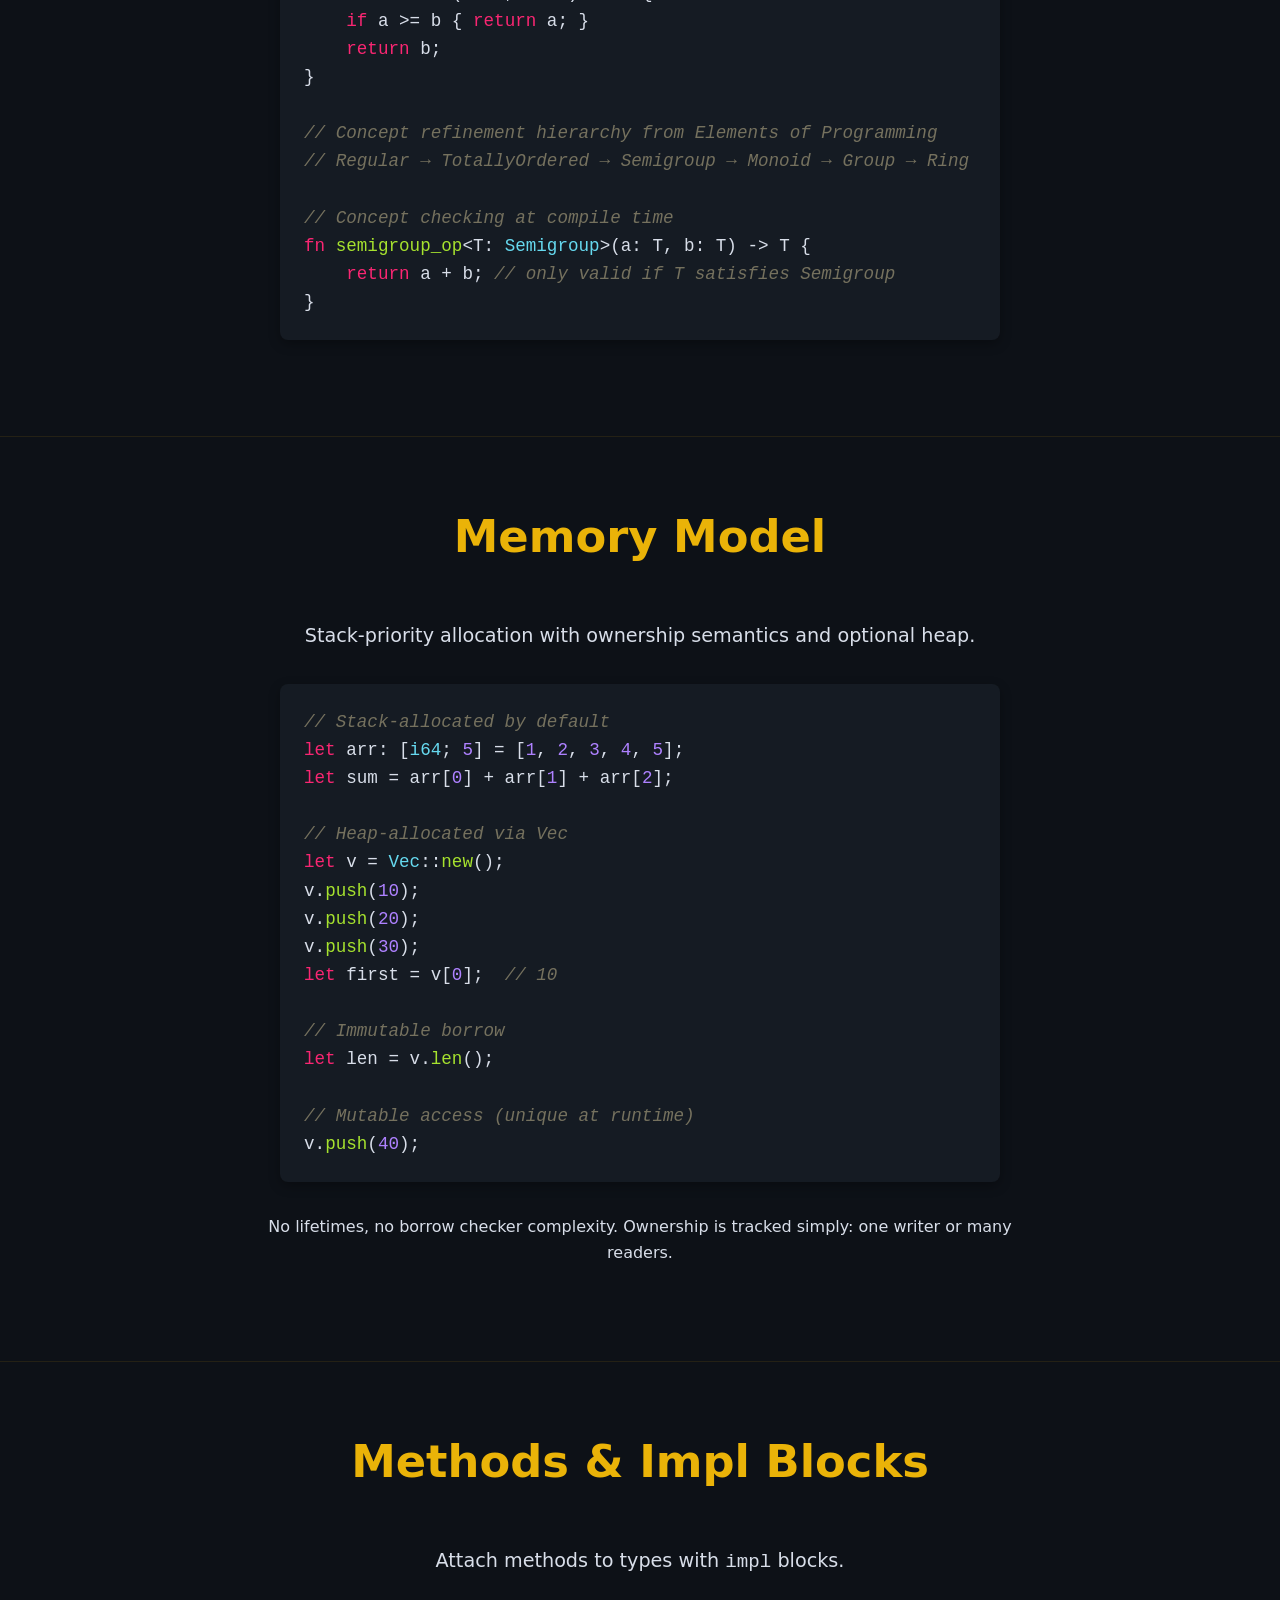
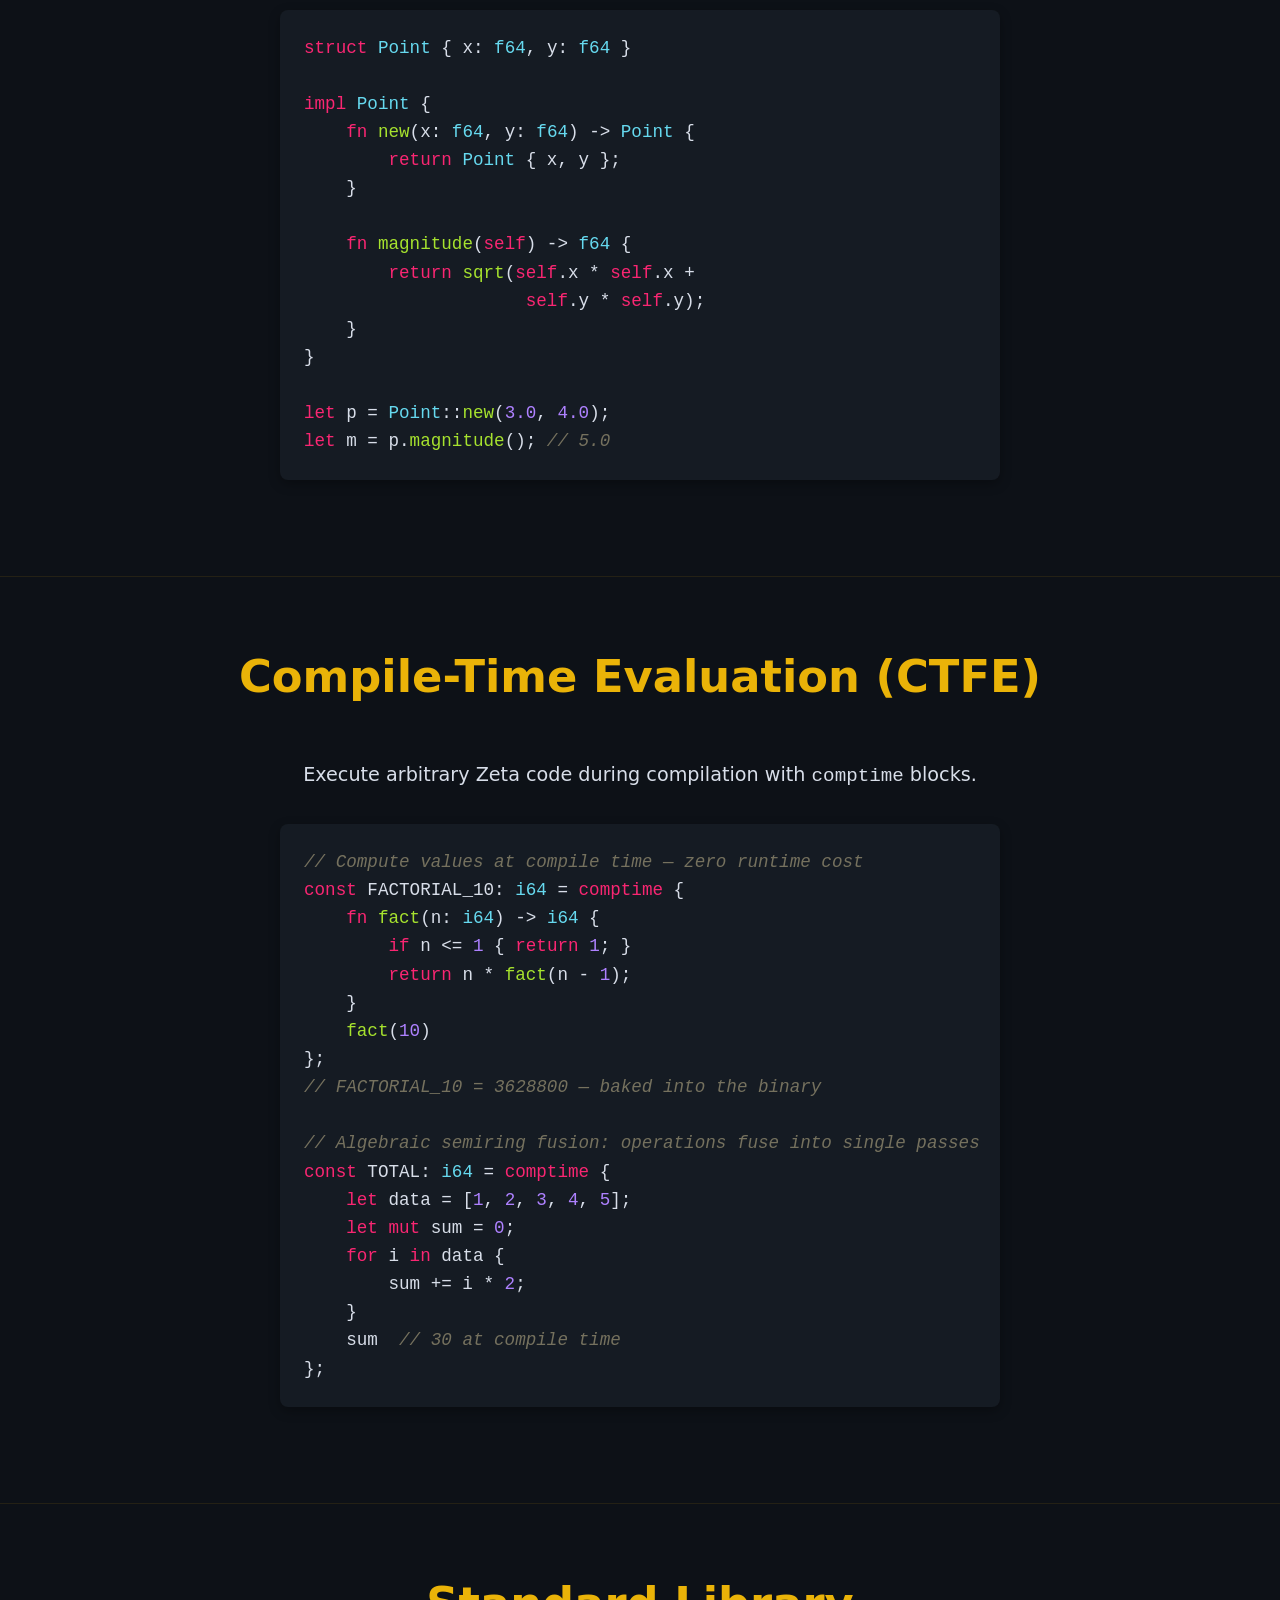
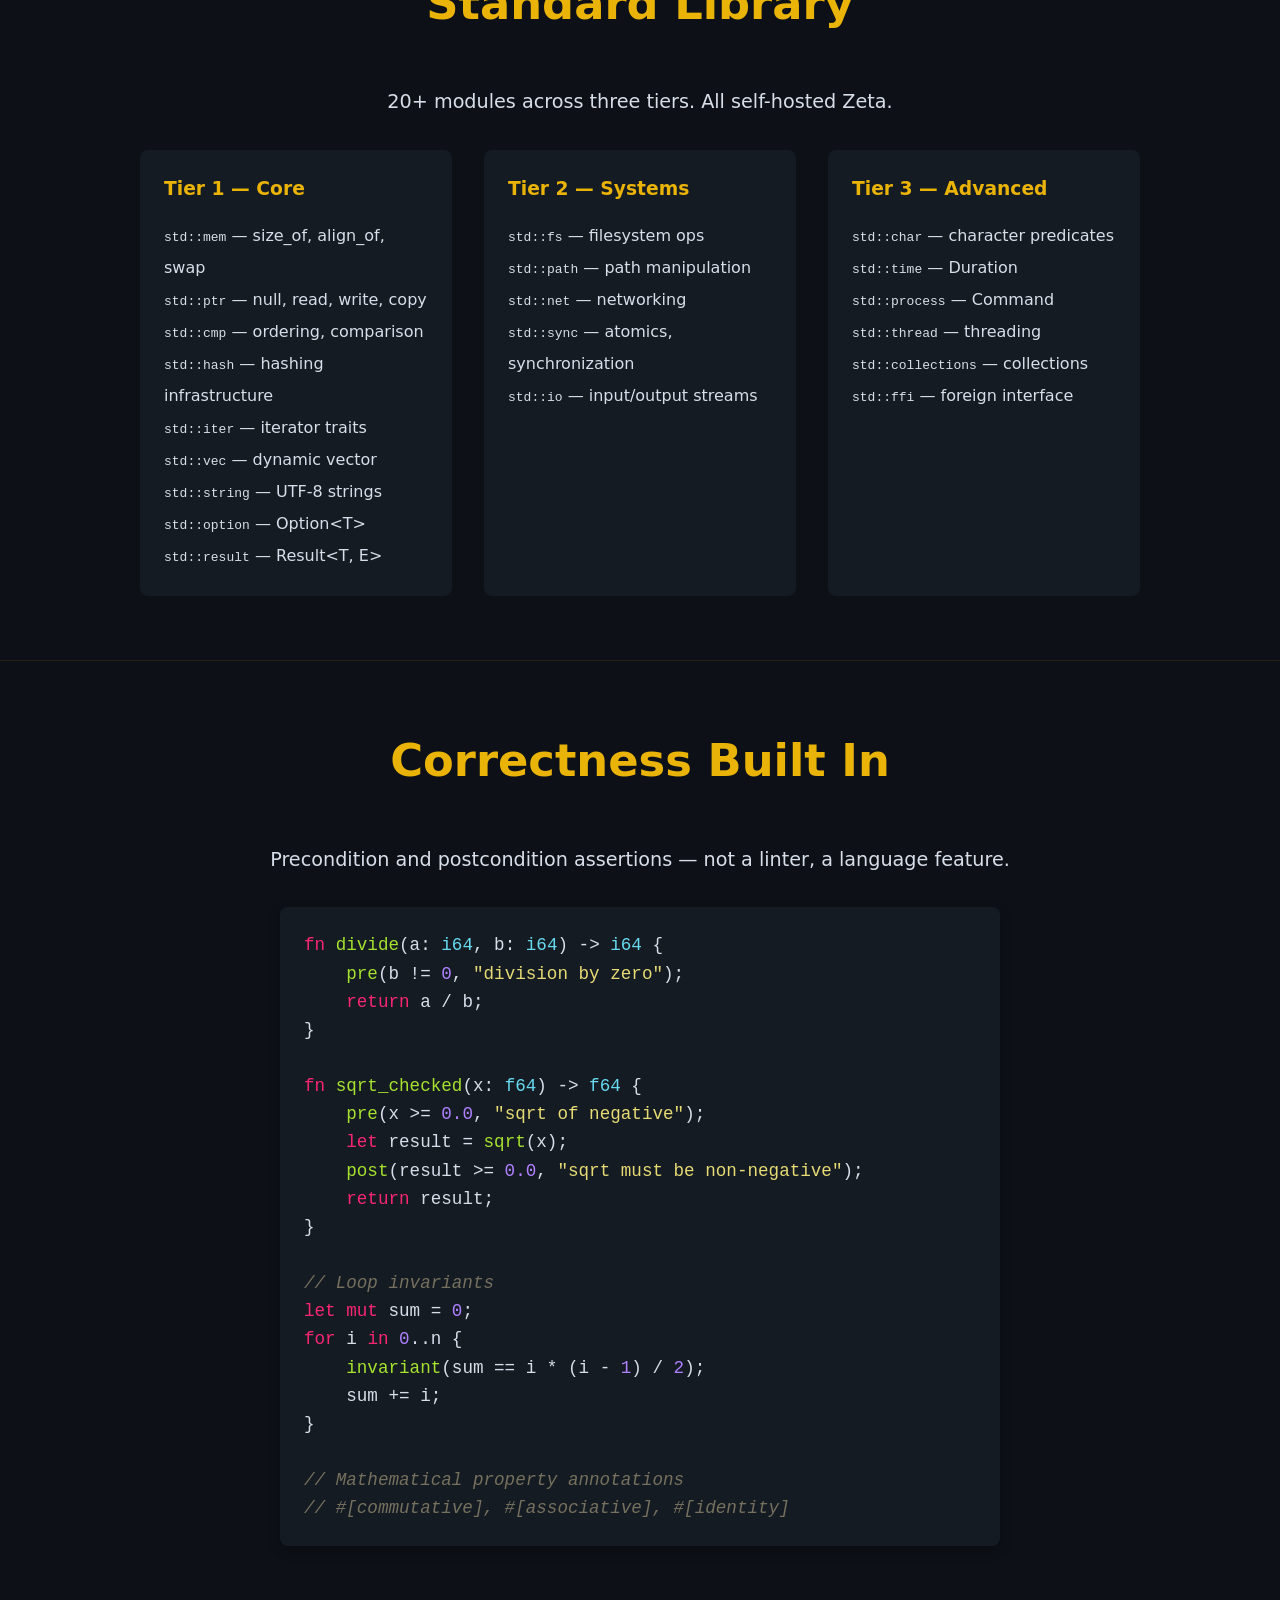
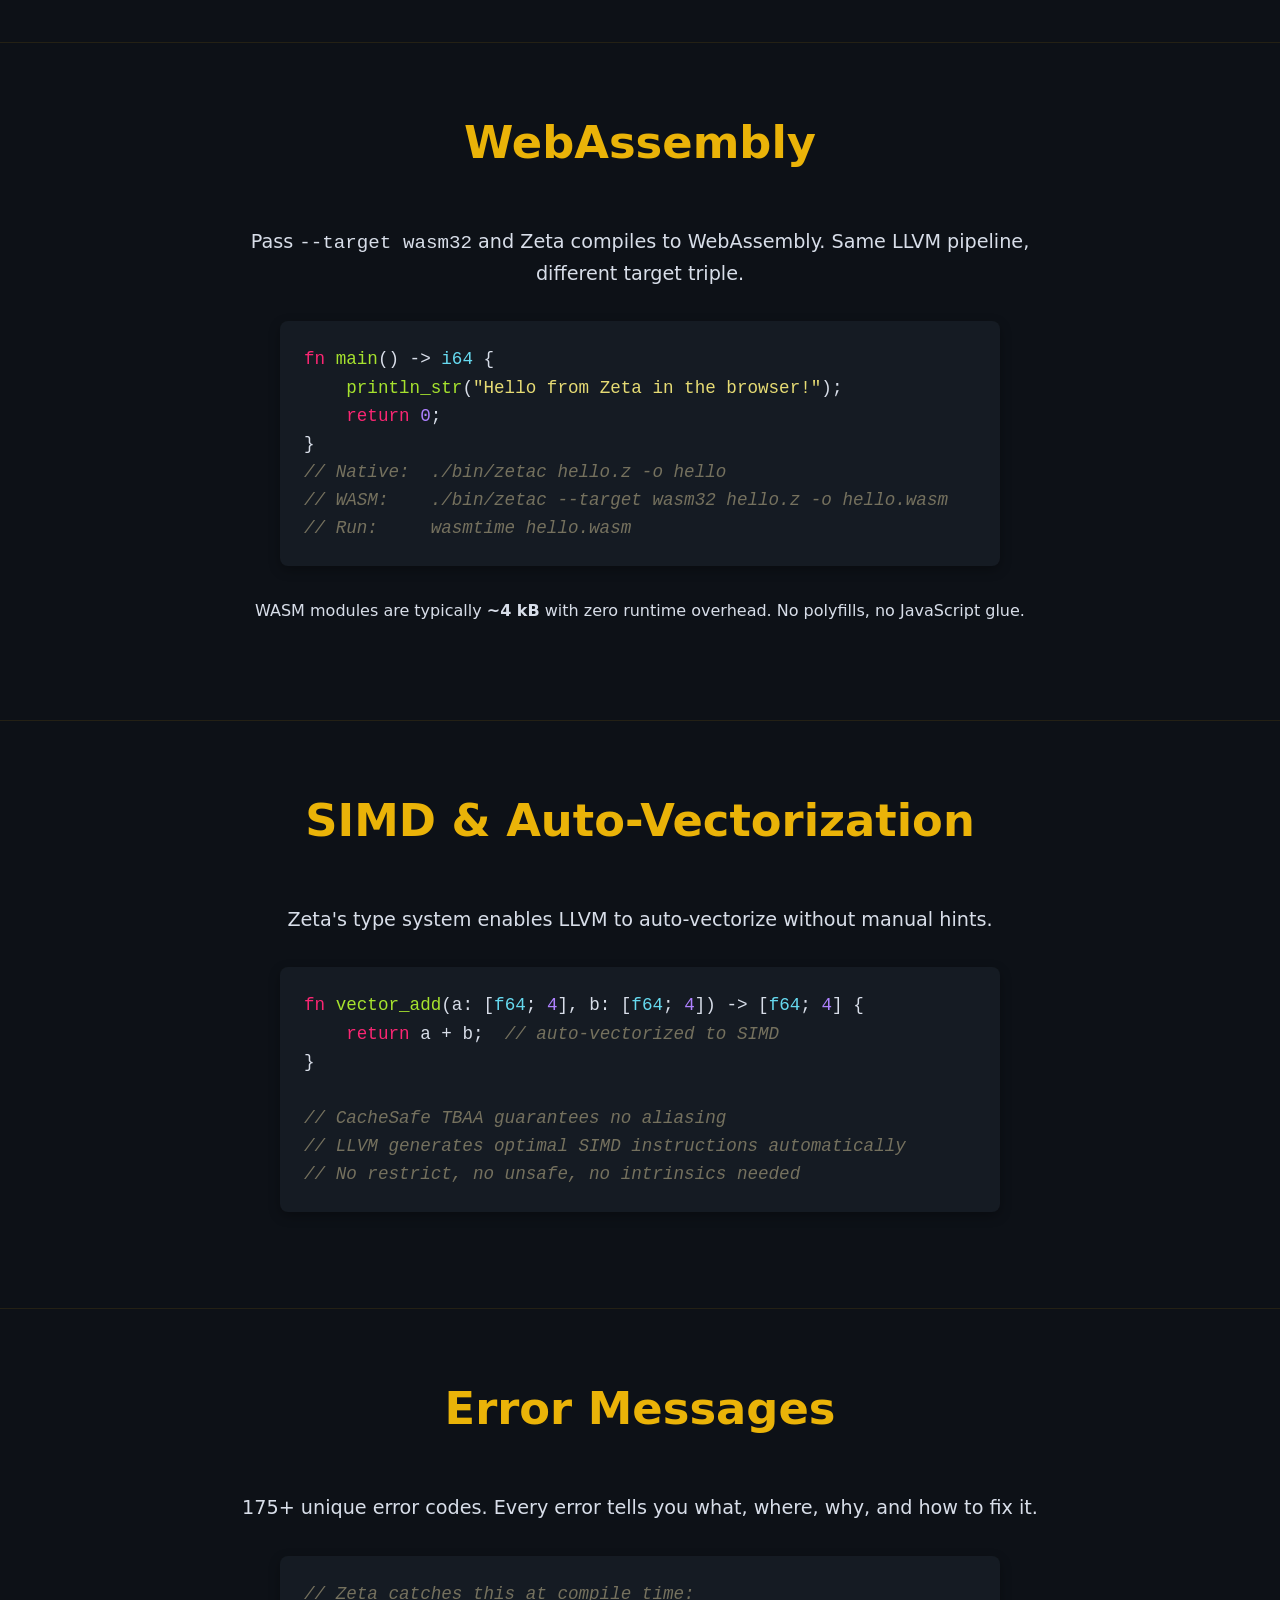
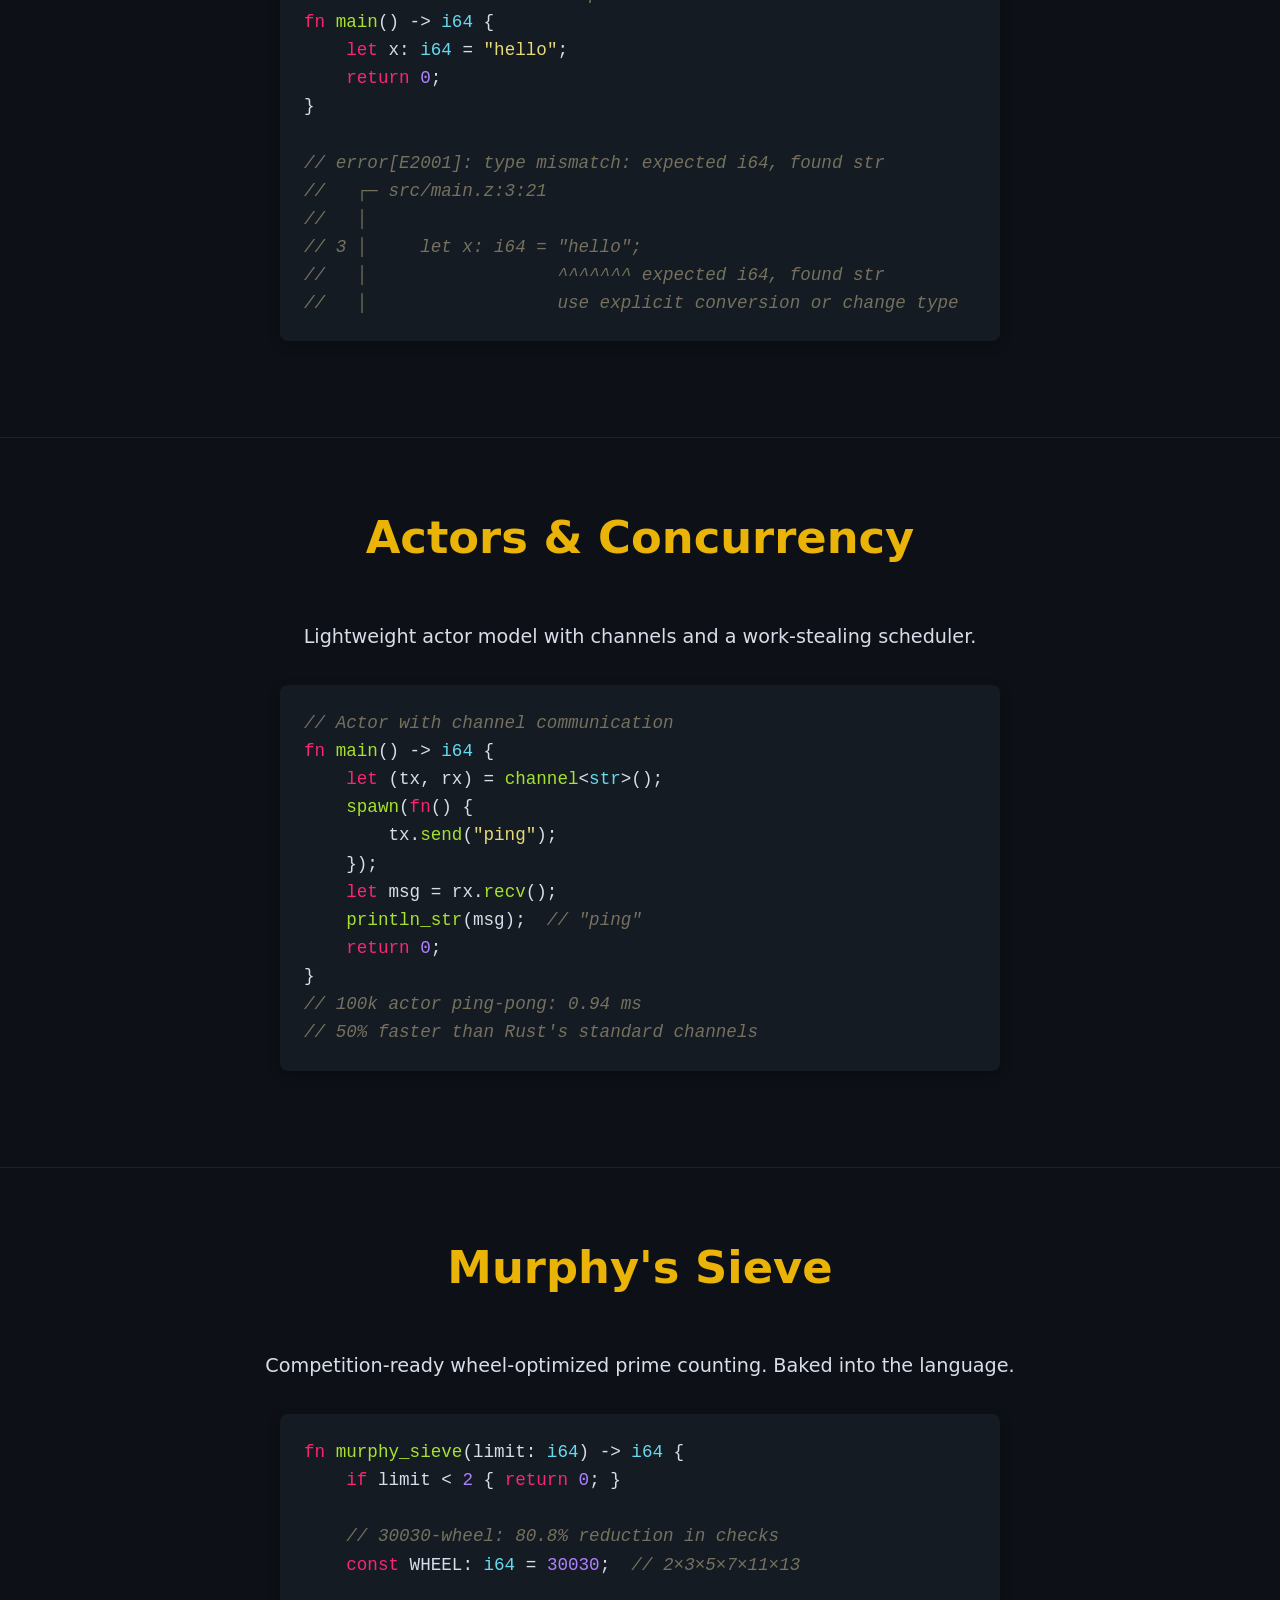
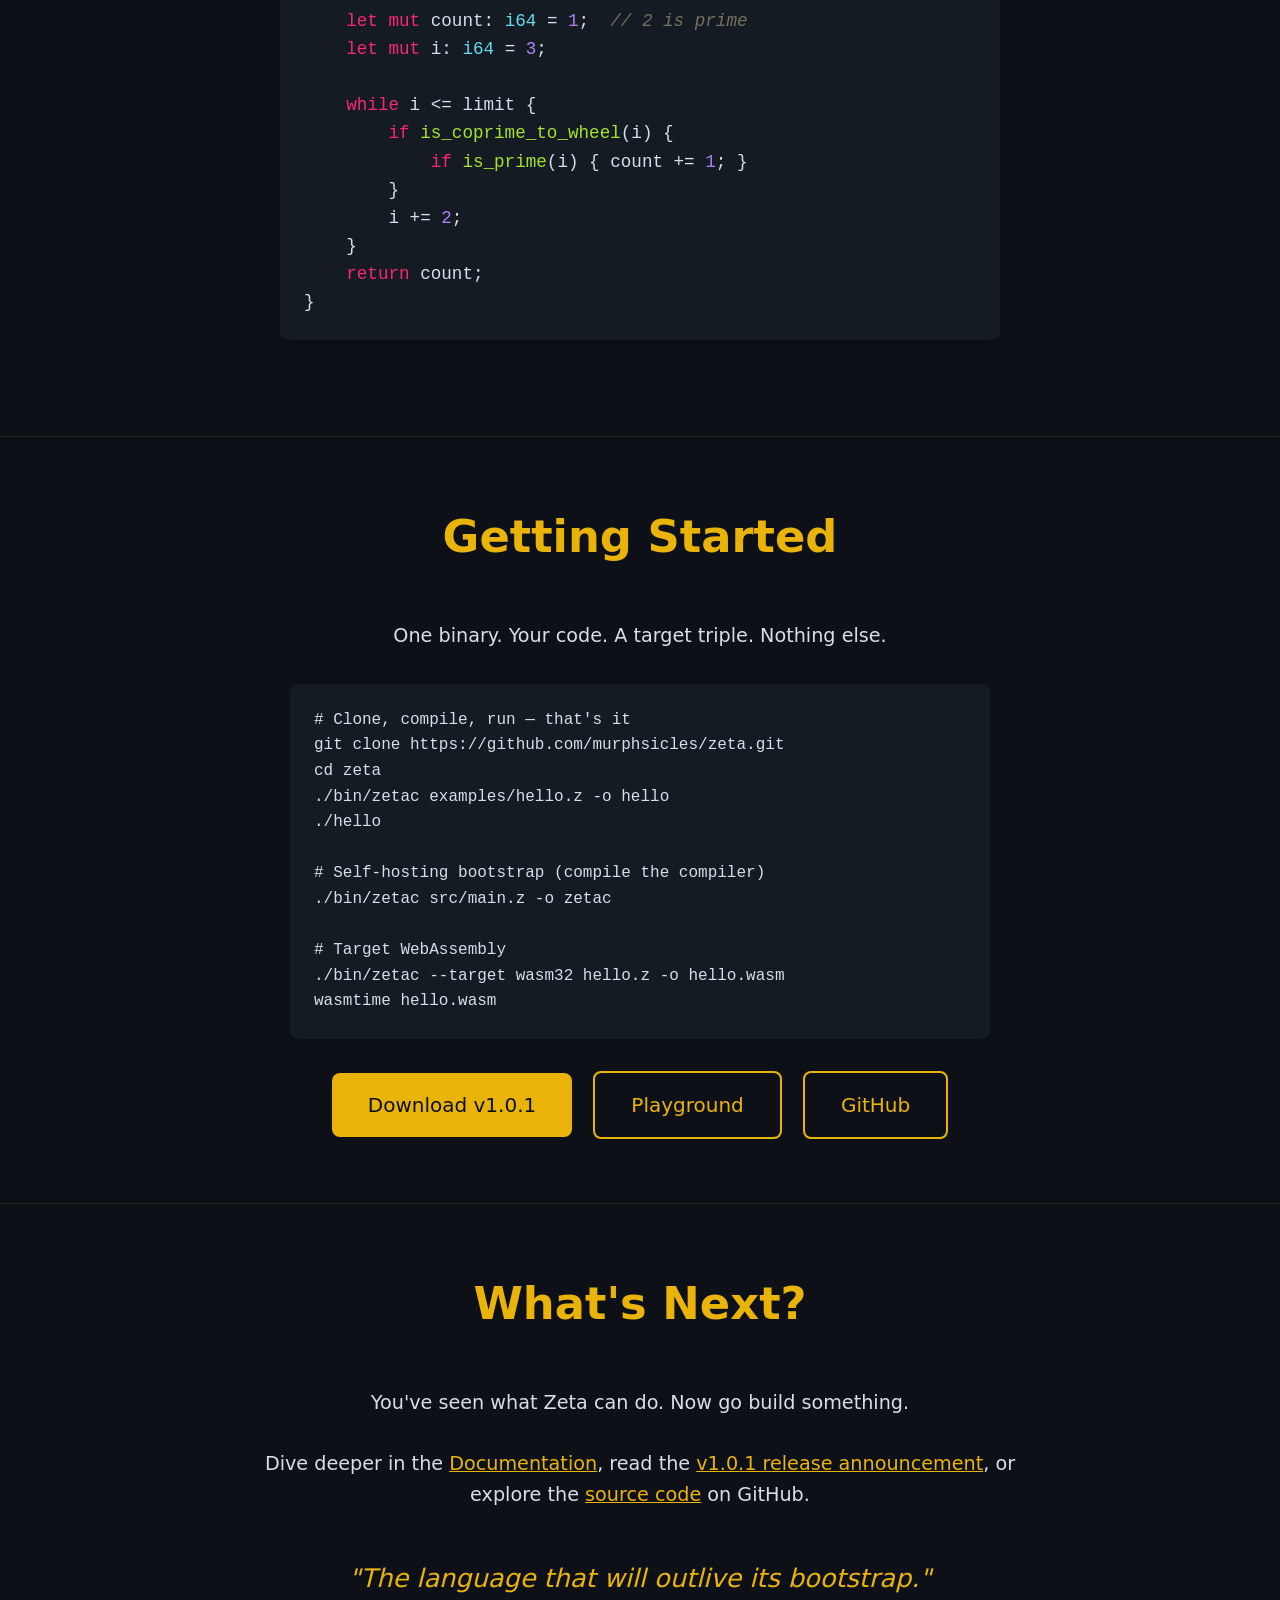
<file: tour.html>
<!-- tour.html -->
<!DOCTYPE html>
<html lang="en">
<head>
  <meta charset="UTF-8">
  <meta name="viewport" content="width=device-width, initial-scale=1.0">
  <meta name="description" content="A Tour of Zeta v1.0.1 – comprehensive introduction to syntax, types, generics, CTFE, standard library, WebAssembly, and more.">
  <meta name="keywords" content="zeta tour, zeta language tutorial, systems programming, zeta v1.0.1, learn zeta">
  <meta property="og:title" content="A Tour of Zeta v1.0.1">
  <meta property="og:description" content="Learn Zeta from the ground up: algebraic types, compile-time evaluation, first-class functions, SIMD, actors, and the philosophy behind the final systems language.">
  <meta property="og:image" content="https://z-lang.org/assets/images/z256.png">
  <meta property="og:url" content="https://z-lang.org/tour.html">
  <meta property="og:type" content="website">
  <link rel="canonical" href="https://z-lang.org/tour.html">
  <title>A Tour of Zeta v1.0.1</title>
  <link rel="icon" href="assets/images/favicon.ico" type="image/x-icon">
  <link rel="stylesheet" href="assets/css/style.css">
</head>
<body>
  <header>
    <div class="container">
      <a href="/" class="logo">
        <img src="assets/images/z72.png" alt="Zeta Logo" width="72" height="72">
      </a>
      <button class="menu-toggle" id="menuToggle" aria-label="Toggle menu">
        <span></span>
        <span></span>
        <span></span>
      </button>
      <nav id="navMenu">
        <a href="index.html#features">Features</a>
        <a href="tour.html">Tour</a>
        <a href="play.html">Playground</a>
        <a href="docs.html">Docs</a>
        <a href="blog.html">Blog</a>
        <a href="https://github.com/murphsicles/zeta" target="_blank">GitHub</a>
      </nav>
    </div>
  </header>
  <main>
    <section class="hero">
      <div class="container">
        <img src="assets/images/z180.png" alt="Zeta Logo" class="hero-logo">
        <h1 style="font-size:3.5rem; margin:2rem 0;">A Tour of Zeta</h1>
        <p class="tagline" style="font-size:2rem;">v1.0.1 — The Foundational Release</p>
        <p class="claim" style="max-width:800px; margin:3rem auto;">Built from first principles. Self-hosting. Pure Zeta. This tour covers everything you need to start building.</p>
      </div>
    </section>

    <!-- 1. Hello World -->
    <section class="section">
      <div class="container">
        <h1 class="section-title">Hello, Zeta</h1>
        <p style="max-width:800px; margin:0 auto 2rem; text-align:center; font-size:1.2rem;">
          Every Zeta program starts with a <code>main</code> function that returns <code>i64</code>. Save this as <code>hello.z</code>:
        </p>
        <div class="example-code">
          <pre><code><span class="keyword">fn</span> <span class="function">main</span>() -> <span class="type">i64</span> {
    <span class="function">println_str</span>(<span class="string">"Hello, Zeta!"</span>);
    <span class="keyword">return</span> <span class="number">0</span>;
}</code></pre>
        </div>
        <p style="max-width:800px; margin:2rem auto; text-align:center;">
          Compile and run with the self-hosted compiler:<br>
          <code>./bin/zetac hello.z -o hello</code> → <code>./hello</code> → <em>Hello, Zeta!</em><br>
          <span style="color:var(--muted); font-size:0.9rem;">Binary size: ~7 kB. No runtime. No dependencies.</span>
        </p>
      </div>
    </section>

    <!-- 2. Variables & Types -->
    <section class="section">
      <div class="container">
        <h1 class="section-title">Variables & Types</h1>
        <p style="max-width:800px; margin:0 auto 2rem; text-align:center; font-size:1.2rem;">
          Immutable by default. Full type inference. Explicit types optional.
        </p>
        <div class="example-code">
          <pre><code><span class="keyword">let</span> x = <span class="number">42</span>;              <span class="comment">// inferred i64</span>
<span class="keyword">let</span> y: <span class="type">f64</span> = <span class="number">3.14</span>;      <span class="comment">// explicit f64</span>
<span class="keyword">let</span> <span class="keyword">mut</span> z = <span class="number">100</span>;         <span class="comment">// mutable i64</span>
z += <span class="number">1</span>;                   <span class="comment">// z is now 101</span>

<span class="keyword">let</span> name = <span class="string">"Zeta"</span>;       <span class="comment">// str (string)</span>
<span class="keyword">let</span> flag: <span class="type">bool</span> = <span class="keyword">true</span>;  <span class="comment">// booleans</span>

<span class="keyword">let</span> arr: [<span class="type">i64</span>; <span class="number">5</span>] = [<span class="number">1</span>, <span class="number">2</span>, <span class="number">3</span>, <span class="number">4</span>, <span class="number">5</span>]; <span class="comment">// fixed-size array</span>
<span class="keyword">let</span> first = arr[<span class="number">0</span>];     <span class="comment">// index access: 1</span></code></pre>
        </div>
        <p style="max-width:800px; margin:2rem auto; text-align:center;">
          <strong>Available types:</strong> <code>i64</code>, <code>f64</code>, <code>bool</code>, <code>str</code>, <code>[T; N]</code> (arrays), <code>T[N]</code> (slices), tuples <code>(T, U)</code>
        </p>
      </div>
    </section>

    <!-- 3. Functions -->
    <section class="section">
      <div class="container">
        <h1 class="section-title">Functions</h1>
        <p style="max-width:800px; margin:0 auto 2rem; text-align:center; font-size:1.2rem;">
          Named functions, single-expression bodies, and closures.
        </p>
        <div class="example-code">
          <pre><code><span class="comment">// Named function with explicit return</span>
<span class="keyword">fn</span> <span class="function">add</span>(a: <span class="type">i64</span>, b: <span class="type">i64</span>) -> <span class="type">i64</span> {
    <span class="keyword">return</span> a + b;
}

<span class="comment">// Return via last expression (tail style)</span>
<span class="keyword">fn</span> <span class="function">sub</span>(a: <span class="type">i64</span>, b: <span class="type">i64</span>) -> <span class="type">i64</span> {
    a - b
}

<span class="comment">// First-class: closures capture their environment</span>
<span class="keyword">fn</span> <span class="function">make_adder</span>(n: <span class="type">i64</span>) -> (<span class="type">i64</span>) -> <span class="type">i64</span> {
    <span class="keyword">return</span> <span class="keyword">fn</span>(x: <span class="type">i64</span>) -> <span class="type">i64</span> { x + n };
}

<span class="comment">// Higher-order</span>
<span class="keyword">fn</span> <span class="function">apply</span>(f: (<span class="type">i64</span>) -> <span class="type">i64</span>, x: <span class="type">i64</span>) -> <span class="type">i64</span> {
    <span class="keyword">return</span> f(x);
}

<span class="keyword">let</span> add5 = <span class="function">make_adder</span>(<span class="number">5</span>);
<span class="keyword">let</span> result = <span class="function">apply</span>(add5, <span class="number">10</span>); <span class="comment">// 15</span></code></pre>
        </div>
      </div>
    </section>

    <!-- 4. Control Flow -->
    <section class="section">
      <div class="container">
        <h1 class="section-title">Control Flow</h1>
        <p style="max-width:800px; margin:0 auto 2rem; text-align:center; font-size:1.2rem;">
          If, while, for loops, and match expressions.
        </p>
        <div class="example-code">
          <pre><code><span class="comment">// If expressions (can bind to a value)</span>
<span class="keyword">let</span> max = <span class="keyword">if</span> a > b { a } <span class="keyword">else</span> { b };

<span class="comment">// While loops</span>
<span class="keyword">let</span> <span class="keyword">mut</span> i = <span class="number">0</span>;
<span class="keyword">while</span> i < <span class="number">10</span> {
    <span class="function">println_i64</span>(i);
    i += <span class="number">1</span>;
}

<span class="comment">// For loops over ranges</span>
<span class="keyword">for</span> i <span class="keyword">in</span> <span class="number">0</span>..<span class="number">10</span> {
    <span class="function">println_i64</span>(i);
}

<span class="comment">// For loops over collections</span>
<span class="keyword">let</span> v = <span class="type">Vec</span>::<span class="function">new</span>();
v.<span class="function">push</span>(<span class="number">1</span>); v.<span class="function">push</span>(<span class="number">2</span>); v.<span class="function">push</span>(<span class="number">3</span>);

<span class="keyword">for</span> item <span class="keyword">in</span> v {
    <span class="function">println_i64</span>(item);
}</code></pre>
        </div>
      </div>
    </section>

    <!-- 5. Pattern Matching -->
    <section class="section">
      <div class="container">
        <h1 class="section-title">Match Expressions</h1>
        <p style="max-width:800px; margin:0 auto 2rem; text-align:center; font-size:1.2rem;">
          Exhaustive pattern matching on enums with destructuring.
        </p>
        <div class="example-code">
          <pre><code><span class="keyword">enum</span> <span class="type">Option</span>&lt;T&gt; {
    <span class="function">Some</span>(T),
    <span class="function">None</span>,
}

<span class="keyword">fn</span> <span class="function">describe</span>(v: <span class="type">Option</span>&lt;<span class="type">i64</span>&gt;) -> <span class="type">str</span> {
    <span class="keyword">return</span> <span class="keyword">match</span> v {
        <span class="type">Option</span>::<span class="function">Some</span>(n) => <span class="keyword">if</span> n > <span class="number">0</span> {
            <span class="string">"positive"</span>
        } <span class="keyword">else</span> {
            <span class="string">"non-positive"</span>
        },
        <span class="type">Option</span>::<span class="function">None</span> => <span class="string">"nothing"</span>,
    };
}

<span class="comment">// Match as expression — the result is the matched arm's value</span>
<span class="keyword">let</span> desc = <span class="function">describe</span>(<span class="type">Option</span>::<span class="function">Some</span>(<span class="number">42</span>));
<span class="comment">// desc == "positive"</span></code></pre>
        </div>
      </div>
    </section>

    <!-- 6. Structs & Enums -->
    <section class="section">
      <div class="container">
        <h1 class="section-title">Algebraic Data Types</h1>
        <p style="max-width:800px; margin:0 auto 2rem; text-align:center; font-size:1.2rem;">
          Structs, enums, and tuples — the building blocks of data.
        </p>
        <div class="example-code">
          <pre><code><span class="comment">// Named struct</span>
<span class="keyword">struct</span> <span class="type">Point</span> {
    x: <span class="type">i64</span>,
    y: <span class="type">i64</span>,
}

<span class="keyword">let</span> p = <span class="type">Point</span> { x: <span class="number">3</span>, y: <span class="number">4</span> };
<span class="keyword">let</span> dist = (p.x * p.x + p.y * p.y) as <span class="type">f64</span>;

<span class="comment">// Enum with generics</span>
<span class="keyword">enum</span> <span class="type">Result</span>&lt;T, E&gt; {
    <span class="function">Ok</span>(T),
    <span class="function">Err</span>(E),
}

<span class="comment">// Tuples</span>
<span class="keyword">let</span> pair = (<span class="number">1</span>, <span class="string">"hello"</span>);
<span class="keyword">let</span> first = pair.<span class="number">0</span>;  <span class="comment">// tuple index access</span></code></pre>
        </div>
      </div>
    </section>

    <!-- 7. Generics & Concepts -->
    <section class="section">
      <div class="container">
        <h1 class="section-title">Generics & Concepts</h1>
        <p style="max-width:800px; margin:0 auto 2rem; text-align:center; font-size:1.2rem;">
          Parametric polymorphism with concept constraints and specialization.
        </p>
        <div class="example-code">
          <pre><code><span class="comment">// Generic identity function</span>
<span class="keyword">fn</span> <span class="function">identity</span>&lt;T&gt;(x: T) -> T {
    <span class="keyword">return</span> x;
}

<span class="comment">// Concept-constrained generic</span>
<span class="keyword">fn</span> <span class="function">max</span>&lt;T: <span class="type">Ord</span>&gt;(a: T, b: T) -> T {
    <span class="keyword">if</span> a >= b { <span class="keyword">return</span> a; }
    <span class="keyword">return</span> b;
}

<span class="comment">// Concept refinement hierarchy from Elements of Programming</span>
<span class="comment">// Regular → TotallyOrdered → Semigroup → Monoid → Group → Ring</span>

<span class="comment">// Concept checking at compile time</span>
<span class="keyword">fn</span> <span class="function">semigroup_op</span>&lt;T: <span class="type">Semigroup</span>&gt;(a: T, b: T) -> T {
    <span class="keyword">return</span> a + b; <span class="comment">// only valid if T satisfies Semigroup</span>
}</code></pre>
        </div>
      </div>
    </section>

    <!-- 8. Memory Model -->
    <section class="section">
      <div class="container">
        <h1 class="section-title">Memory Model</h1>
        <p style="max-width:800px; margin:0 auto 2rem; text-align:center; font-size:1.2rem;">
          Stack-priority allocation with ownership semantics and optional heap.
        </p>
        <div class="example-code">
          <pre><code><span class="comment">// Stack-allocated by default</span>
<span class="keyword">let</span> arr: [<span class="type">i64</span>; <span class="number">5</span>] = [<span class="number">1</span>, <span class="number">2</span>, <span class="number">3</span>, <span class="number">4</span>, <span class="number">5</span>];
<span class="keyword">let</span> sum = arr[<span class="number">0</span>] + arr[<span class="number">1</span>] + arr[<span class="number">2</span>];

<span class="comment">// Heap-allocated via Vec</span>
<span class="keyword">let</span> v = <span class="type">Vec</span>::<span class="function">new</span>();
v.<span class="function">push</span>(<span class="number">10</span>);
v.<span class="function">push</span>(<span class="number">20</span>);
v.<span class="function">push</span>(<span class="number">30</span>);
<span class="keyword">let</span> first = v[<span class="number">0</span>];  <span class="comment">// 10</span>

<span class="comment">// Immutable borrow</span>
<span class="keyword">let</span> len = v.<span class="function">len</span>();

<span class="comment">// Mutable access (unique at runtime)</span>
v.<span class="function">push</span>(<span class="number">40</span>);</code></pre>
        </div>
        <p style="max-width:800px; margin:2rem auto; text-align:center;">
          No lifetimes, no borrow checker complexity. Ownership is tracked simply: one writer or many readers.
        </p>
      </div>
    </section>

    <!-- 9. Impl Blocks & Methods -->
    <section class="section">
      <div class="container">
        <h1 class="section-title">Methods & Impl Blocks</h1>
        <p style="max-width:800px; margin:0 auto 2rem; text-align:center; font-size:1.2rem;">
          Attach methods to types with <code>impl</code> blocks.
        </p>
        <div class="example-code">
          <pre><code><span class="keyword">struct</span> <span class="type">Point</span> { x: <span class="type">f64</span>, y: <span class="type">f64</span> }

<span class="keyword">impl</span> <span class="type">Point</span> {
    <span class="keyword">fn</span> <span class="function">new</span>(x: <span class="type">f64</span>, y: <span class="type">f64</span>) -> <span class="type">Point</span> {
        <span class="keyword">return</span> <span class="type">Point</span> { x, y };
    }

    <span class="keyword">fn</span> <span class="function">magnitude</span>(<span class="keyword">self</span>) -> <span class="type">f64</span> {
        <span class="keyword">return</span> <span class="function">sqrt</span>(<span class="keyword">self</span>.x * <span class="keyword">self</span>.x +
                     <span class="keyword">self</span>.y * <span class="keyword">self</span>.y);
    }
}

<span class="keyword">let</span> p = <span class="type">Point</span>::<span class="function">new</span>(<span class="number">3.0</span>, <span class="number">4.0</span>);
<span class="keyword">let</span> m = p.<span class="function">magnitude</span>(); <span class="comment">// 5.0</span></code></pre>
        </div>
      </div>
    </section>

    <!-- 10. CTFE -->
    <section class="section">
      <div class="container">
        <h1 class="section-title">Compile-Time Evaluation (CTFE)</h1>
        <p style="max-width:800px; margin:0 auto 2rem; text-align:center; font-size:1.2rem;">
          Execute arbitrary Zeta code during compilation with <code>comptime</code> blocks.
        </p>
        <div class="example-code">
          <pre><code><span class="comment">// Compute values at compile time — zero runtime cost</span>
<span class="keyword">const</span> FACTORIAL_10: <span class="type">i64</span> = <span class="keyword">comptime</span> {
    <span class="keyword">fn</span> <span class="function">fact</span>(n: <span class="type">i64</span>) -> <span class="type">i64</span> {
        <span class="keyword">if</span> n <= <span class="number">1</span> { <span class="keyword">return</span> <span class="number">1</span>; }
        <span class="keyword">return</span> n * <span class="function">fact</span>(n - <span class="number">1</span>);
    }
    <span class="function">fact</span>(<span class="number">10</span>)
};
<span class="comment">// FACTORIAL_10 = 3628800 — baked into the binary</span>

<span class="comment">// Algebraic semiring fusion: operations fuse into single passes</span>
<span class="keyword">const</span> TOTAL: <span class="type">i64</span> = <span class="keyword">comptime</span> {
    <span class="keyword">let</span> data = [<span class="number">1</span>, <span class="number">2</span>, <span class="number">3</span>, <span class="number">4</span>, <span class="number">5</span>];
    <span class="keyword">let</span> <span class="keyword">mut</span> sum = <span class="number">0</span>;
    <span class="keyword">for</span> i <span class="keyword">in</span> data {
        sum += i * <span class="number">2</span>;
    }
    sum  <span class="comment">// 30 at compile time</span>
};</code></pre>
        </div>
      </div>
    </section>

    <!-- 11. Standard Library -->
    <section class="section">
      <div class="container">
        <h1 class="section-title">Standard Library</h1>
        <p style="max-width:800px; margin:0 auto 2rem; text-align:center; font-size:1.2rem;">
          20+ modules across three tiers. All self-hosted Zeta.
        </p>
        <div style="display:grid; grid-template-columns:repeat(auto-fit, minmax(280px, 1fr)); gap:2rem; max-width:1000px; margin:0 auto;">
          <div style="background:var(--surface); padding:1.5rem; border-radius:8px;">
            <h3 style="color:var(--accent); margin-bottom:1rem;">Tier 1 — Core</h3>
            <ul style="list-style:none; padding:0; line-height:2;">
              <li><code>std::mem</code> — size_of, align_of, swap</li>
              <li><code>std::ptr</code> — null, read, write, copy</li>
              <li><code>std::cmp</code> — ordering, comparison</li>
              <li><code>std::hash</code> — hashing infrastructure</li>
              <li><code>std::iter</code> — iterator traits</li>
              <li><code>std::vec</code> — dynamic vector</li>
              <li><code>std::string</code> — UTF-8 strings</li>
              <li><code>std::option</code> — Option&lt;T&gt;</li>
              <li><code>std::result</code> — Result&lt;T, E&gt;</li>
            </ul>
          </div>
          <div style="background:var(--surface); padding:1.5rem; border-radius:8px;">
            <h3 style="color:var(--accent); margin-bottom:1rem;">Tier 2 — Systems</h3>
            <ul style="list-style:none; padding:0; line-height:2;">
              <li><code>std::fs</code> — filesystem ops</li>
              <li><code>std::path</code> — path manipulation</li>
              <li><code>std::net</code> — networking</li>
              <li><code>std::sync</code> — atomics, synchronization</li>
              <li><code>std::io</code> — input/output streams</li>
            </ul>
          </div>
          <div style="background:var(--surface); padding:1.5rem; border-radius:8px;">
            <h3 style="color:var(--accent); margin-bottom:1rem;">Tier 3 — Advanced</h3>
            <ul style="list-style:none; padding:0; line-height:2;">
              <li><code>std::char</code> — character predicates</li>
              <li><code>std::time</code> — Duration</li>
              <li><code>std::process</code> — Command</li>
              <li><code>std::thread</code> — threading</li>
              <li><code>std::collections</code> — collections</li>
              <li><code>std::ffi</code> — foreign interface</li>
            </ul>
          </div>
        </div>
      </div>
    </section>

    <!-- 12. Correctness -->
    <section class="section">
      <div class="container">
        <h1 class="section-title">Correctness Built In</h1>
        <p style="max-width:800px; margin:0 auto 2rem; text-align:center; font-size:1.2rem;">
          Precondition and postcondition assertions — not a linter, a language feature.
        </p>
        <div class="example-code">
          <pre><code><span class="keyword">fn</span> <span class="function">divide</span>(a: <span class="type">i64</span>, b: <span class="type">i64</span>) -> <span class="type">i64</span> {
    <span class="function">pre</span>(b != <span class="number">0</span>, <span class="string">"division by zero"</span>);
    <span class="keyword">return</span> a / b;
}

<span class="keyword">fn</span> <span class="function">sqrt_checked</span>(x: <span class="type">f64</span>) -> <span class="type">f64</span> {
    <span class="function">pre</span>(x >= <span class="number">0.0</span>, <span class="string">"sqrt of negative"</span>);
    <span class="keyword">let</span> result = <span class="function">sqrt</span>(x);
    <span class="function">post</span>(result >= <span class="number">0.0</span>, <span class="string">"sqrt must be non-negative"</span>);
    <span class="keyword">return</span> result;
}

<span class="comment">// Loop invariants</span>
<span class="keyword">let</span> <span class="keyword">mut</span> sum = <span class="number">0</span>;
<span class="keyword">for</span> i <span class="keyword">in</span> <span class="number">0</span>..n {
    <span class="function">invariant</span>(sum == i * (i - <span class="number">1</span>) / <span class="number">2</span>);
    sum += i;
}

<span class="comment">// Mathematical property annotations</span>
<span class="comment">// #[commutative], #[associative], #[identity]</span></code></pre>
        </div>
      </div>
    </section>

    <!-- 13. WebAssembly -->
    <section class="section">
      <div class="container">
        <h1 class="section-title">WebAssembly</h1>
        <p style="max-width:800px; margin:0 auto 2rem; text-align:center; font-size:1.2rem;">
          Pass <code>--target wasm32</code> and Zeta compiles to WebAssembly. Same LLVM pipeline, different target triple.
        </p>
        <div class="example-code">
          <pre><code><span class="keyword">fn</span> <span class="function">main</span>() -> <span class="type">i64</span> {
    <span class="function">println_str</span>(<span class="string">"Hello from Zeta in the browser!"</span>);
    <span class="keyword">return</span> <span class="number">0</span>;
}
<span class="comment">// Native:  ./bin/zetac hello.z -o hello</span>
<span class="comment">// WASM:    ./bin/zetac --target wasm32 hello.z -o hello.wasm</span>
<span class="comment">// Run:     wasmtime hello.wasm</span></code></pre>
        </div>
        <p style="max-width:800px; margin:2rem auto; text-align:center;">
          WASM modules are typically <strong>~4 kB</strong> with zero runtime overhead. No polyfills, no JavaScript glue.
        </p>
      </div>
    </section>

    <!-- 14. SIMD -->
    <section class="section">
      <div class="container">
        <h1 class="section-title">SIMD & Auto-Vectorization</h1>
        <p style="max-width:800px; margin:0 auto 2rem; text-align:center; font-size:1.2rem;">
          Zeta's type system enables LLVM to auto-vectorize without manual hints.
        </p>
        <div class="example-code">
          <pre><code><span class="keyword">fn</span> <span class="function">vector_add</span>(a: [<span class="type">f64</span>; <span class="number">4</span>], b: [<span class="type">f64</span>; <span class="number">4</span>]) -> [<span class="type">f64</span>; <span class="number">4</span>] {
    <span class="keyword">return</span> a + b;  <span class="comment">// auto-vectorized to SIMD</span>
}

<span class="comment">// CacheSafe TBAA guarantees no aliasing</span>
<span class="comment">// LLVM generates optimal SIMD instructions automatically</span>
<span class="comment">// No restrict, no unsafe, no intrinsics needed</span></code></pre>
        </div>
      </div>
    </section>

    <!-- 15. Error Handling -->
    <section class="section">
      <div class="container">
        <h1 class="section-title">Error Messages</h1>
        <p style="max-width:800px; margin:0 auto 2rem; text-align:center; font-size:1.2rem;">
          175+ unique error codes. Every error tells you what, where, why, and how to fix it.
        </p>
        <div class="example-code">
          <pre><code><span class="comment">// Zeta catches this at compile time:</span>
<span class="keyword">fn</span> <span class="function">main</span>() -> <span class="type">i64</span> {
    <span class="keyword">let</span> x: <span class="type">i64</span> = <span class="string">"hello"</span>;
    <span class="keyword">return</span> <span class="number">0</span>;
}

<span class="comment">// error[E2001]: type mismatch: expected i64, found str</span>
<span class="comment">//   ┌─ src/main.z:3:21</span>
<span class="comment">//   │</span>
<span class="comment">// 3 │     let x: i64 = "hello";</span>
<span class="comment">//   │                  ^^^^^^^ expected i64, found str</span>
<span class="comment">//   │                  use explicit conversion or change type</span></code></pre>
        </div>
      </div>
    </section>

    <!-- 16. Concurrency -->
    <section class="section">
      <div class="container">
        <h1 class="section-title">Actors & Concurrency</h1>
        <p style="max-width:800px; margin:0 auto 2rem; text-align:center; font-size:1.2rem;">
          Lightweight actor model with channels and a work-stealing scheduler.
        </p>
        <div class="example-code">
          <pre><code><span class="comment">// Actor with channel communication</span>
<span class="keyword">fn</span> <span class="function">main</span>() -> <span class="type">i64</span> {
    <span class="keyword">let</span> (tx, rx) = <span class="function">channel</span>&lt;<span class="type">str</span>&gt;();
    <span class="function">spawn</span>(<span class="keyword">fn</span>() {
        tx.<span class="function">send</span>(<span class="string">"ping"</span>);
    });
    <span class="keyword">let</span> msg = rx.<span class="function">recv</span>();
    <span class="function">println_str</span>(msg);  <span class="comment">// "ping"</span>
    <span class="keyword">return</span> <span class="number">0</span>;
}
<span class="comment">// 100k actor ping-pong: 0.94 ms</span>
<span class="comment">// 50% faster than Rust's standard channels</span></code></pre>
        </div>
      </div>
    </section>

    <!-- 17. Murphy's Sieve -->
    <section class="section">
      <div class="container">
        <h1 class="section-title">Murphy's Sieve</h1>
        <p style="max-width:800px; margin:0 auto 2rem; text-align:center; font-size:1.2rem;">
          Competition-ready wheel-optimized prime counting. Baked into the language.
        </p>
        <div class="example-code">
          <pre><code><span class="keyword">fn</span> <span class="function">murphy_sieve</span>(limit: <span class="type">i64</span>) -> <span class="type">i64</span> {
    <span class="keyword">if</span> limit < <span class="number">2</span> { <span class="keyword">return</span> <span class="number">0</span>; }

    <span class="comment">// 30030-wheel: 80.8% reduction in checks</span>
    <span class="keyword">const</span> WHEEL: <span class="type">i64</span> = <span class="number">30030</span>;  <span class="comment">// 2×3×5×7×11×13</span>

    <span class="keyword">let</span> <span class="keyword">mut</span> count: <span class="type">i64</span> = <span class="number">1</span>;  <span class="comment">// 2 is prime</span>
    <span class="keyword">let</span> <span class="keyword">mut</span> i: <span class="type">i64</span> = <span class="number">3</span>;

    <span class="keyword">while</span> i <= limit {
        <span class="keyword">if</span> <span class="function">is_coprime_to_wheel</span>(i) {
            <span class="keyword">if</span> <span class="function">is_prime</span>(i) { count += <span class="number">1</span>; }
        }
        i += <span class="number">2</span>;
    }
    <span class="keyword">return</span> count;
}</code></pre>
        </div>
      </div>
    </section>

    <!-- 18. Getting Started -->
    <section class="section">
      <div class="container">
        <h1 class="section-title">Getting Started</h1>
        <p style="max-width:800px; margin:0 auto 2rem; text-align:center; font-size:1.2rem;">
          One binary. Your code. A target triple. Nothing else.
        </p>
        <pre style="max-width:700px; margin:0 auto; background:var(--surface); padding:1.5rem; border-radius:8px; overflow-x:auto; font-size:1rem;"><code><span class="comment"># Clone, compile, run — that's it</span>
git clone https://github.com/murphsicles/zeta.git
cd zeta
./bin/zetac examples/hello.z -o hello
./hello

<span class="comment"># Self-hosting bootstrap (compile the compiler)</span>
./bin/zetac src/main.z -o zetac

<span class="comment"># Target WebAssembly</span>
./bin/zetac --target wasm32 hello.z -o hello.wasm
wasmtime hello.wasm</code></pre>
        <p style="text-align:center; margin-top:2rem;">
          <a href="downloads.html" class="btn primary">Download v1.0.1</a>
          <a href="play.html" class="btn secondary" style="margin-left:1rem;">Playground</a>
          <a href="https://github.com/murphsicles/zeta" class="btn secondary" style="margin-left:1rem;" target="_blank">GitHub</a>
        </p>
      </div>
    </section>

    <!-- 19. What's Next -->
    <section class="section">
      <div class="container">
        <h1 class="section-title">What's Next?</h1>
        <p style="max-width:800px; margin:0 auto; text-align:center; font-size:1.2rem;">
          You've seen what Zeta can do. Now go build something.<br><br>
          Dive deeper in the <a href="docs.html" style="color:var(--accent);">Documentation</a>, read the <a href="blog.html" style="color:var(--accent);">v1.0.1 release announcement</a>, or explore the <a href="https://github.com/murphsicles/zeta" style="color:var(--accent);" target="_blank">source code</a> on GitHub.
        </p>
        <blockquote style="text-align:center; font-size:1.6rem; color:var(--accent); max-width:800px; margin:3rem auto; font-style:italic;">
          "The language that will outlive its bootstrap."
        </blockquote>
      </div>
    </section>
  </main>
  <footer>
    <div class="container footer-grid">
      <div class="footer-column">
        <h3>Terms & Policies</h3>
        <ul>
          <li><a href="conduct.html">Code of Conduct</a></li>
          <li><a href="licenses.html">Licenses</a></li>
          <li><a href="logo.html">Logo Policy & Media Guide</a></li>
          <li><a href="security.html">Security Disclosures</a></li>
          <li><a href="privacy.html">Privacy Notice</a></li>
        </ul>
      </div>
      <div class="footer-column">
        <h3>Get Help</h3>
        <ul>
          <li><a href="docs.html">Documentation</a></li>
          <li><a href="https://github.com/murphsicles/zeta/wiki">Zeta Forge (Contributor Guide)</a></li>
          <li><a href="https://github.com/murphsicles/zeta/discussions">Users Forum</a></li>
        </ul>
      </div>
      <div class="footer-column">
        <h3>Foundation</h3>
        <ul>
          <li><a href="get-involved.html">Get Involved</a></li>
          <li><a href="members.html">Members</a></li>
        </ul>
      </div>
      <div class="footer-column">
        <h3>Social</h3>
        <div class="social-links">
          <a href="https://github.com/murphsicles/zeta" aria-label="GitHub">
            <svg viewBox="0 0 24 24"><path d="M12 0c-6.626 0-12 5.373-12 12 0 5.302 3.438 9.8 8.207 11.387.599.111.793-.261.793-.577v-2.234c-3.338.726-4.033-1.416-4.033-1.416-.546-1.387-1.333-1.756-1.333-1.756-1.089-.745.083-.729.083-.729 1.205.084 1.839 1.237 1.839 1.237 1.07 1.834 2.807 1.304 3.492.997.107-.775.418-1.305.762-1.604-2.665-.305-5.467-1.334-5.467-5.931 0-1.311.469-2.381 1.236-3.221-.124-.303-.535-1.524.117-3.176 0 0 1.008-.322 3.301 1.23.957-.266 1.983-.399 3.003-.404 1.02.005 2.047.138 3.006.404 2.291-1.552 3.297-1.23 3.297-1.23.653 1.653.242 2.874.118 3.176.77.84 1.235 1.911 1.235 3.221 0 4.609-2.807 5.624-5.479 5.921.43.372.823 1.102.823 2.222v3.293c0 .319.192.694.801.576 4.765-1.589 8.199-6.086 8.199-11.386 0-6.627-5.373-12-12-12z"/></svg>
          </a>
          <a href="#" aria-label="X (Twitter)">
            <svg viewBox="0 0 24 24"><path d="M18.244 2.25h3.308l-7.227 8.26 8.502 11.24H16.17l-5.214-6.817L4.99 21.75H1.68l7.73-8.835L1.254 2.25H8.08l4.713 6.231zm-1.161 17.52h1.833L7.084 4.126H5.117z"/></svg>
          </a>
          <a href="#" aria-label="YouTube">
            <svg viewBox="0 0 24 24"><path d="M23.498 6.186a3.016 3.016 0 0 0-2.122-2.136C19.505 3.545 12 3.545 12 3.545s-7.505 0-9.377.505A3.017 3.017 0 0 0 .502 6.186C0 8.07 0 12 0 12s0 3.93.502 5.814a3.016 3.016 0 0 0 2.122 2.136c1.871.505 9.376.505 9.376.505s7.505 0 9.377-.505a3.015 3.015 0 0 0 2.122-2.136C24 15.93 24 12 24 12s0-3.93-.502-5.814zM9.545 15.568V8.432L15.818 12l-6.273 3.568z"/></svg>
          </a>
        </div>
      </div>
      <div class="footer-column">
        <h3>Language</h3>
        <div class="language-selector">
          <svg width="16" height="16" viewBox="0 0 24 24" fill="currentColor">
            <path d="M0 0h24v24H0z" fill="none"/>
            <path d="M11.99 2C6.47 2 2 6.48 2 12s4.47 10 9.99 10C17.52 22 22 17.52 22 12S17.52 2 11.99 2zm6.93 6h-2.95c-.32-1.25-.78-2.45-1.38-3.56 1.84.63 3.37 1.91 4.33 3.56zM12 4.04c.83 1.2 1.48 2.53 1.91 3.96h-3.82c.43-1.43 1.08-2.76 1.91-3.96zM4.26 14C4.1 13.36 4 12.69 4 12s.1-1.36.26-2h3.38c-.08.66-.14 1.32-.14 2 0 .68.06 1.34.14 2H4.26zm.82 2h2.95c.32 1.25.78 2.45 1.38 3.56-1.84-.63-3.37-1.91-4.33-3.56zm2.95-8H5.08c.96-1.66 2.49-2.93 4.33-3.56C8.81 5.55 8.35 6.75 8.03 8zM12 19.96c-.83-1.2-1.48-2.53-1.91-3.96h3.82c-.43 1.43-1.08 2.76-1.91 3.96zM14.34 14H9.66c-.09-.66-.16-1.32-.16-2 0-.68.07-1.35.16-2h4.68c.09.65.16 1.32.16 2 0 .68-.07 1.34-.16 2zm.25 5.56c.6-1.11 1.06-2.31 1.38-3.56h2.95c-.96 1.65-2.49 2.93-4.33 3.56zM16.36 14c.08-.66.14-1.32.14-2 0-.68-.06-1.34-.14-2h3.38c.16.64.26 1.31.26 2s-.1 1.36-.26 2h-3.38z"/>
          </svg>
          <div id="google_translate_element"></div>
        </div>
      </div>
    </div>
    <div class="container footer-bottom">
      <img src="assets/images/z32.png" alt="Zeta" width="24" height="24">
      <span>Zeta Foundation © 2026</span>
    </div>
  </footer>
  <script src="assets/js/main.js"></script>
  <script type="text/javascript">
function googleTranslateElementInit() {
  new google.translate.TranslateElement({
    pageLanguage: 'en',
    layout: google.translate.TranslateElement.InlineLayout.SIMPLE,
    autoDisplay: false,
    includedLanguages: 'en,zh,ja,ko,fr,de,es,pt,ru,it,nl,pl,sv,ar,hi,tr'
  }, 'google_translate_element');
}
</script>
<script type="text/javascript" src="//translate.google.com/translate_a/element.js?cb=googleTranslateElementInit"></script>
</body>
</html>
</file>
<file: assets/css/style.css>
/* assets/css/style.css */
:root {
  --bg: #0D1117;
  --surface: #151b23;
  --text: #D8DEE9;
  --muted: #ADB5BD;
  --accent: #EAB308;
  --accent-h: #FACC15;
}
* {
  margin: 0;
  padding: 0;
  box-sizing: border-box;
}
body {
  font-family: system-ui, sans-serif;
  background: var(--bg);
  color: var(--text);
  line-height: 1.6;
}
.container {
  max-width: 1200px;
  margin: 0 auto;
  padding: 0 1.5rem;
}
header {
  position: fixed;
  top: 0;
  width: 100%;
  background: var(--surface);
  backdrop-filter: blur(10px);
  z-index: 100;
}
header .container {
  display: flex;
  justify-content: space-between;
  align-items: center;
  height: 4.5rem;
}
.logo img {
  display: block;
}
.hero-logo {
  width: 140px;
  height: 140px;
  margin-bottom: 2rem;
}
nav {
  display: flex;
  gap: 2rem;
}
nav a {
  color: var(--muted);
  text-decoration: none;
  font-weight: 500;
  transition: color 0.2s;
}
nav a:hover {
  color: var(--accent);
}
nav a:focus-visible {
  color: var(--accent);
  outline: none;
  text-decoration: underline;
}
.menu-toggle {
  display: none;
  flex-direction: column;
  gap: 6px;
  background: none;
  border: none;
  cursor: pointer;
}
.menu-toggle span {
  width: 28px;
  height: 3px;
  background: var(--accent);
  border-radius: 2px;
  transition: all 0.3s ease;
  transform-origin: center;
}
.menu-toggle[aria-expanded="true"] span:nth-child(1) {
  transform: rotate(45deg) translate(6px, 6px);
}
.menu-toggle[aria-expanded="true"] span:nth-child(2) {
  opacity: 0;
}
.menu-toggle[aria-expanded="true"] span:nth-child(3) {
  transform: rotate(-45deg) translate(6px, -6px);
}
.menu-toggle:focus-visible {
  outline: 2px solid var(--accent);
  outline-offset: 4px;
}
.hero {
  min-height: 78vh;
  display: flex;
  align-items: center;
  justify-content: center;
  text-align: center;
  padding: 6rem 0 4rem;
}
.tagline {
  font-size: 2.5rem;
  color: var(--muted);
  margin-bottom: 3rem;
}
.codebox {
  background: var(--surface);
  border-radius: 0.5rem;
  padding: 1.75rem;
  margin: 0 auto 2.5rem;
  max-width: 640px;
  min-height: 280px;
  text-align: left;
  font-family: 'JetBrains Mono', monospace;
  font-size: 1.1rem;
  color: var(--text);
  box-shadow: 0 4px 12px rgba(0,0,0,0.3);
  overflow: hidden;
}
.codebox pre {
  margin: 0;
  white-space: pre-wrap;
  word-break: break-all;
  overflow: hidden;
}
.cursor {
  display: inline-block;
  width: 2px;
  height: 1.2em;
  background: var(--text);
  margin-left: 4px;
  vertical-align: middle;
  animation: blink 1s steps(2, start) infinite;
}
@keyframes blink {
  to { visibility: hidden; }
}
.codebox .keyword { color: #F92672; }
.codebox .function { color: #A6E22E; }
.codebox .macro { color: #66D9EF; }
.codebox .string { color: #E6DB74; }
.codebox .comment { color: #75715E; font-style: italic; }
.claim {
  font-size: 1.5rem;
  color: var(--muted);
  margin: 2rem 0 3rem;
}
.actions {
  display: flex;
  gap: 1.5rem;
  justify-content: center;
  flex-wrap: wrap;
}
.btn {
  display: inline-block;
  padding: 1rem 2.25rem;
  font-size: 1.25rem;
  border-radius: 0.5rem;
  text-decoration: none;
  transition: all 0.2s;
}
.btn:focus-visible {
  outline: 3px solid var(--accent);
  outline-offset: 3px;
}
.primary {
  background: var(--accent);
  color: var(--bg);
}
.primary:hover {
  background: var(--accent-h);
}
.secondary {
  border: 2px solid var(--accent);
  color: var(--accent);
}
.secondary:hover {
  background: var(--accent);
  color: var(--bg);
}
footer {
  background: var(--surface);
  padding: 4rem 0 2rem;
  margin-top: auto;
}
.footer-grid {
  display: grid;
  grid-template-columns: repeat(auto-fit, minmax(220px, 1fr));
  gap: 3rem;
  margin-bottom: 3rem;
}
.footer-column h3 {
  color: var(--accent);
  margin-bottom: 1rem;
  font-size: 1.2rem;
}
.footer-column ul {
  list-style: none;
}
.footer-column li {
  margin-bottom: 0.75rem;
}
.footer-column a {
  color: var(--muted);
  text-decoration: none;
  transition: color 0.2s;
}
.footer-column a:hover {
  color: var(--accent);
}
.language-selector {
  display: flex;
  align-items: center;
  gap: 0.5rem;
  color: var(--muted);
}
.language-selector .goog-te-gadget-simple {
  background: var(--bg) !important;
  border: 1px solid var(--muted) !important;
  border-radius: 0.35rem !important;
  padding: 0.4rem 0.8rem !important;
  font-size: 1rem !important;
  color: var(--text) !important;
}
.language-selector .goog-te-gadget-simple a {
  color: var(--text) !important;
}
.language-selector .goog-te-menu-value span {
  color: var(--text) !important;
}
.social-links {
  display: flex;
  gap: 1.5rem;
  margin-top: 1rem;
}
.social-links a {
  color: var(--muted);
  transition: color 0.2s;
}
.social-links a:hover {
  color: var(--accent);
}
.social-links svg {
  width: 24px;
  height: 24px;
  fill: currentColor;
}
.footer-bottom {
  text-align: center;
  padding-top: 2rem;
  border-top: 1px solid rgba(234,179,8,0.1);
  color: var(--muted);
  font-size: 0.9rem;
}
.footer-bottom img {
  vertical-align: middle;
  margin-right: 0.5rem;
}
.install-options {
  display: flex;
  flex-direction: column;
  gap: 2rem;
  margin: 4rem 0;
  max-width: 720px;
  margin-left: auto;
  margin-right: auto;
}
.install-card {
  background: var(--surface);
  padding: 2rem;
  border-radius: 0.75rem;
  border: 1px solid rgba(234,179,8,0.08);
  text-align: left;
}
.install-card h2 {
  color: var(--accent);
  margin-bottom: 1.5rem;
  font-size: 1.4rem;
}
.install-card pre {
  background: #16181D;
  padding: 1.2rem;
  border-radius: 0.5rem;
  font-size: 1rem;
  overflow-x: auto;
  text-align: left;
  margin: 1.5rem 0;
}
.install-card code {
  font-family: 'JetBrains Mono', monospace;
}
.download-buttons {
  display: grid;
  grid-template-columns: 1fr 1fr;
  gap: 0.75rem;
  margin: 1.5rem 0;
}
.download-buttons .btn {
  display: flex;
  align-items: center;
  justify-content: center;
  gap: 0.5rem;
  padding: 0.85rem 1.5rem;
  font-size: 1.05rem;
  white-space: nowrap;
}
.note {
  color: var(--muted);
  text-align: center;
  font-size: 1.2rem;
  margin-top: 2rem;
}
.note a {
  color: var(--accent);
}
.section {
  padding: 4rem 0;
  border-top: 1px solid rgba(234,179,8,0.1);
}
.section-title {
  text-align: center;
  font-size: 2.8rem;
  margin-bottom: 3rem;
  color: var(--accent);
}
.features-grid {
  display: grid;
  grid-template-columns: repeat(auto-fit, minmax(320px, 1fr));
  gap: 2rem;
}
.feature-card {
  background: var(--surface);
  padding: 2rem;
  border-radius: 0.75rem;
  border: 1px solid rgba(234,179,8,0.12);
  transition: transform 0.2s, box-shadow 0.2s;
}
.feature-card:hover {
  transform: translateY(-8px);
  box-shadow: 0 12px 24px rgba(234,179,8,0.15);
}
.feature-card h3 {
  color: var(--accent);
  margin-bottom: 1rem;
  font-size: 1.5rem;
}
table {
  width: 100%;
  border-collapse: separate;
  border-spacing: 0;
  margin: 3rem 0;
  border-radius: 0.75rem;
  overflow: hidden;
  box-shadow: 0 8px 24px rgba(0,0,0,0.4);
}
th, td {
  padding: 1.2rem 1.5rem;
  text-align: left;
}
th {
  background: var(--surface);
  color: var(--accent);
  font-weight: 600;
}
td {
  background: var(--bg);
  border-bottom: 1px solid rgba(234,179,8,0.15);
}
tr:last-child td {
  border-bottom: none;
}
.verdict {
  font-weight: bold;
  color: var(--accent-h);
}
.example-code {
  background: var(--surface);
  border-radius: 0.5rem;
  padding: 1.5rem;
  margin: 2rem auto;
  max-width: 720px;
  font-family: 'JetBrains Mono', monospace;
  font-size: 1.1rem;
  color: var(--text);
  box-shadow: 0 4px 12px rgba(0,0,0,0.3);
  overflow-x: auto;
}
.example-code pre {
  margin: 0;
}
.example-code .keyword { color: #F92672; }
.example-code .function { color: #A6E22E; }
.example-code .macro { color: #66D9EF; }
.example-code .string { color: #E6DB74; }
.example-code .comment { color: #75715E; font-style: italic; }
.example-code .type { color: #66D9EF; }
.example-code .number { color: #AE81FF; }
.playground {
  height: calc(100vh - 4.5rem);
  display: flex;
  flex-direction: column;
  padding-top: 4.5rem;
}
.controls {
  background: var(--bg);
  padding: 1rem;
  display: flex;
  gap: 1rem;
  flex-wrap: wrap;
  align-items: center;
  justify-content: center;
  border-bottom: 1px solid rgba(234,179,8,0.1);
}
.controls select,
.controls button {
  padding: 0.6rem 1.2rem;
  background: var(--bg);
  color: var(--text);
  border: 1px solid var(--muted);
  border-radius: 0.5rem;
  font-size: 1rem;
}
.controls button {
  background: var(--accent);
  color: var(--bg);
  border: none;
  cursor: pointer;
  font-weight: 600;
}
.controls button:hover {
  background: var(--accent-h);
}
.playground-body {
  flex: 1;
  display: flex;
  flex-direction: column;
}
#editor {
  flex: 1;
}
.output-wrapper {
  background: #000;
  color: #0f0;
  font-family: 'JetBrains Mono', monospace;
  font-size: 1.1rem;
}
#output {
  padding: 1.5rem;
  height: 100%;
  overflow-y: auto;
  white-space: pre-wrap;
}
@media (min-width: 1024px) {
  .playground-body {
    flex-direction: row;
  }
  #editor {
    width: 60%;
  }
  .output-wrapper {
    width: 40%;
    border-left: 1px solid var(--accent);
  }
}
@media (max-width: 768px) {
  nav {
    display: none;
    position: fixed;
    top: 4.5rem;
    right: 0;
    width: 80%;
    max-width: 320px;
    height: calc(100vh - 4.5rem);
    background: var(--surface);
    padding: 2rem;
    flex-direction: column;
    gap: 2rem;
    transition: transform 0.4s ease;
    transform: translateX(100%);
    z-index: 99;
  }
  nav.active {
    display: flex;
    transform: translateX(0);
  }
  .menu-toggle {
    display: flex;
  }
  .hero-logo {
    width: 120px;
    height: 120px;
  }
  .tagline { font-size: 2rem; }
  .codebox {
    padding: 1.25rem;
    font-size: 1rem;
    min-height: 240px;
  }
  .section-title {
    font-size: 2.2rem;
  }
  .playground-body {
    flex-direction: column;
  }
  #editor, .output-wrapper {
    height: 50vh;
  }
}
</file>
